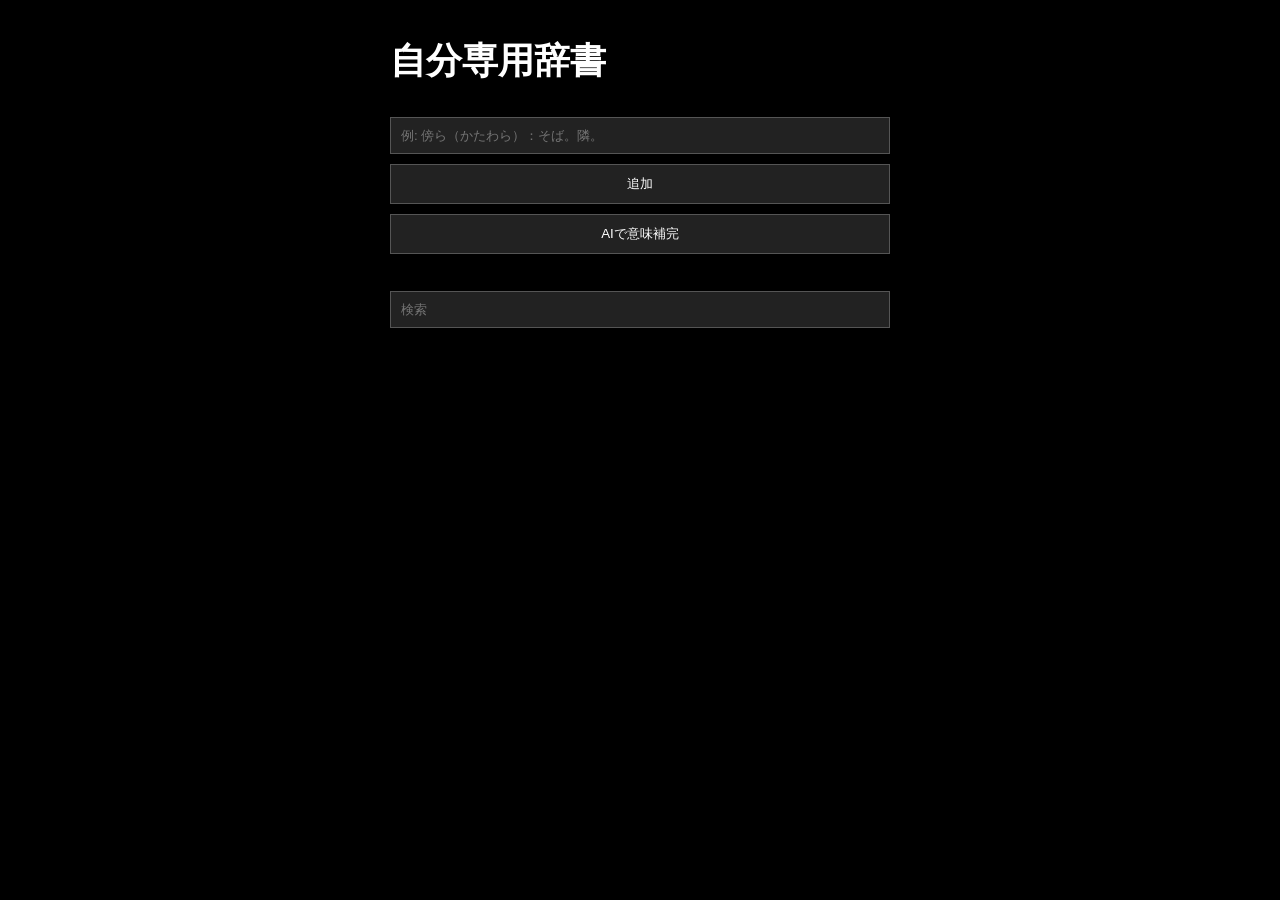
<file: index.html>
<!DOCTYPE html>
<html lang="ja">
<head>
  <meta charset="UTF-8">
  <title>マイ辞書</title>
 <style>
  body {
    font-family: sans-serif;
    margin: 0 auto;
    padding: 10px;
    max-width: 500px;       /* 画面幅に合わせる */
    background: #000;
    color: #fff;
    font-size: 18px;        /* スマホ用フォントサイズ */
    line-height: 1.5;
  }

  input, button {
    width: 100%;             /* 幅いっぱい */
    box-sizing: border-box;  /* パディング込みで幅調整 */
    margin: 5px 0;
    padding: 10px;           /* タッチしやすく */
    background: #222;
    color: #fff;
    border: 1px solid #555;
  }

  button { cursor: pointer; }

  li {
    margin: 8px 0;
    word-break: break-word;  /* 長い意味を改行 */
  }

  rt { font-size: 12px; color: #aaa; }
</style>

</head>
<body>
  <h1>自分専用辞書</h1>

  <!-- 入力フォーム（まとめて入力） -->
  <input id="entry" placeholder="例: 傍ら（かたわら）：そば。隣。">
  <button onclick="addEntry()">追加</button>
  <button onclick="addWithAI()">AIで意味補完</button>

  <br><br>
  <input id="search" placeholder="検索" oninput="searchWord()">
  <ul id="list"></ul>

  <script>
    let dictionary = JSON.parse(localStorage.getItem("dictionary")) || [];

   // 自動ふりわけ（全角・半角対応）
function parseEntry(text) {
  // 「漢字（よみ）：意味」形式（全角・半角どちらもOK）
  const regex = /^(.+?)[（(](.+?)[）)][:：](.+)$/;
  const match = text.match(regex);
  if (match) {
    return { word: match[1].trim(), yomi: match[2].trim(), meaning: match[3].trim() };
  }
  // フォーマット外なら全部そのまま
  return { word: text.trim(), yomi: "", meaning: "" };
}

    // 単語追加
    function addEntry() {
      const entryText = document.getElementById("entry").value.trim();
      if (!entryText) return alert("入力してね！");
      const { word, yomi, meaning } = parseEntry(entryText);

      dictionary.push({ word, yomi, meaning });
      localStorage.setItem("dictionary", JSON.stringify(dictionary));
      showList(dictionary);

      document.getElementById("entry").value = "";
    }

    // AIで意味補完
    async function addWithAI() {
      const entryText = document.getElementById("entry").value.trim();
      if (!entryText) return alert("入力してね！");
      const { word, yomi, meaning } = parseEntry(entryText);

      let meaningFinal = meaning;
      if (!meaningFinal) {
        meaningFinal = await getDefinitionFromAI(word);
      }

      dictionary.push({ word, yomi, meaning: meaningFinal });
      localStorage.setItem("dictionary", JSON.stringify(dictionary));
      showList(dictionary);

      document.getElementById("entry").value = "";
    }

    // OpenAI APIで意味を取得
    async function getDefinitionFromAI(word) {
      try {
        const response = await fetch("https://api.openai.com/v1/chat/completions", {
          method: "POST",
          headers: {
            "Authorization": "Bearer YOUR_API_KEY_HERE", // ←APIキーを入れる
            "Content-Type": "application/json"
          },
          body: JSON.stringify({
            model: "gpt-4o-mini",
            messages: [
              { role: "system", content: "あなたは辞書アシスタントです。短く簡単に説明してください。" },
              { role: "user", content: `「${word}」の意味を簡単に説明して` }
            ]
          })
        });
        const data = await response.json();
        return data.choices[0].message.content;
      } catch (e) {
        console.error(e);
        return "（AI補完に失敗しました）";
      }
    }

    // 検索
    function searchWord() {
      const query = document.getElementById("search").value;
      const result = dictionary.filter(item =>
        item.word.includes(query) || item.meaning.includes(query) || item.yomi.includes(query)
      );
      showList(result);
    }

    // 一覧表示（編集機能つき）
    function showList(data) {
      document.getElementById("list").innerHTML =
        data.map((item, index) =>
          `<li>
            <ruby>${item.word}<rt>${item.yomi}</rt></ruby> : ${item.meaning}
            <button onclick="editEntry(${index})">編集</button>
            <button onclick="deleteEntry(${index})">削除</button>
          </li>`
        ).join("");
    }

    // 編集
    function editEntry(index) {
      const item = dictionary[index];
      const newWord = prompt("単語を修正:", item.word);
      const newYomi = prompt("よみを修正:", item.yomi);
      const newMeaning = prompt("意味を修正:", item.meaning);

      if (newWord !== null) dictionary[index].word = newWord;
      if (newYomi !== null) dictionary[index].yomi = newYomi;
      if (newMeaning !== null) dictionary[index].meaning = newMeaning;

      localStorage.setItem("dictionary", JSON.stringify(dictionary));
      showList(dictionary);
    }

    // 削除
    function deleteEntry(index) {
      if (confirm("この単語を削除しますか？")) {
        dictionary.splice(index, 1);
        localStorage.setItem("dictionary", JSON.stringify(dictionary));
        showList(dictionary);
      }
    }

    showList(dictionary);
  </script>
</body>
</html>
</file>
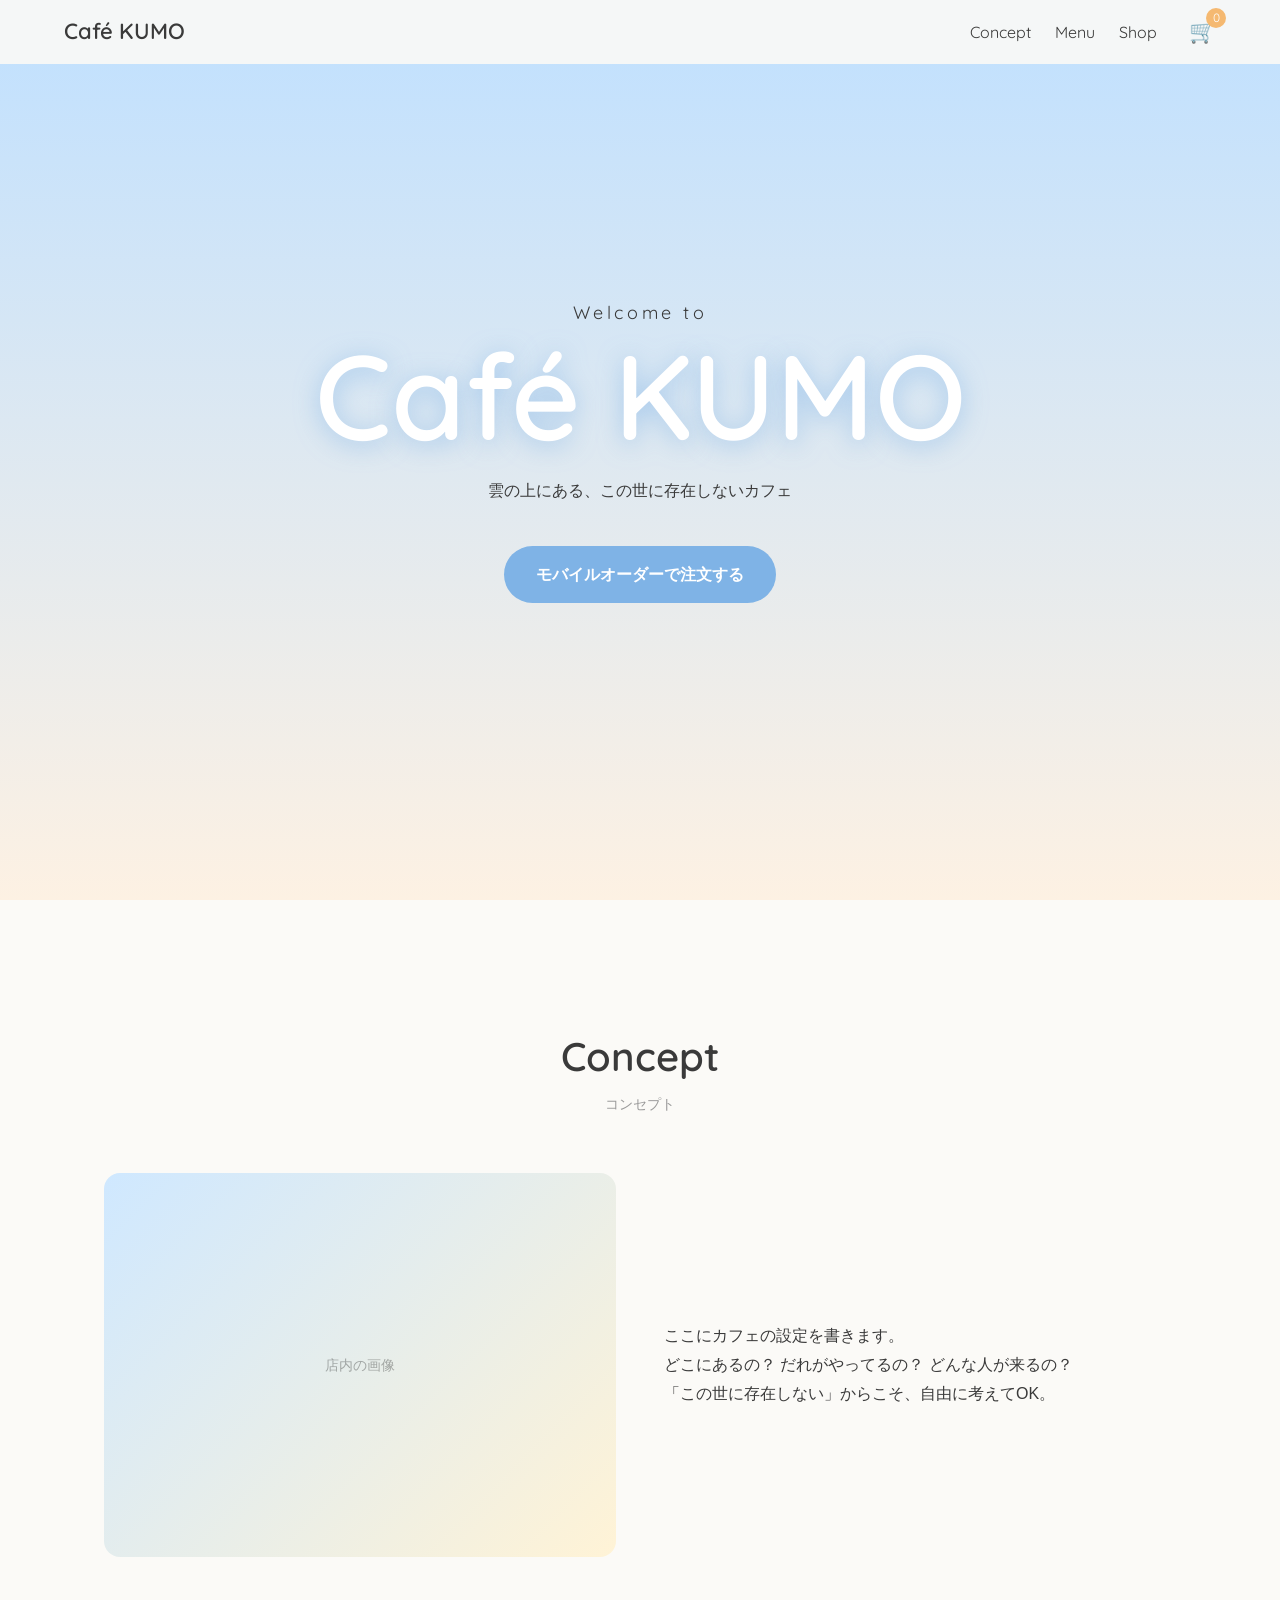
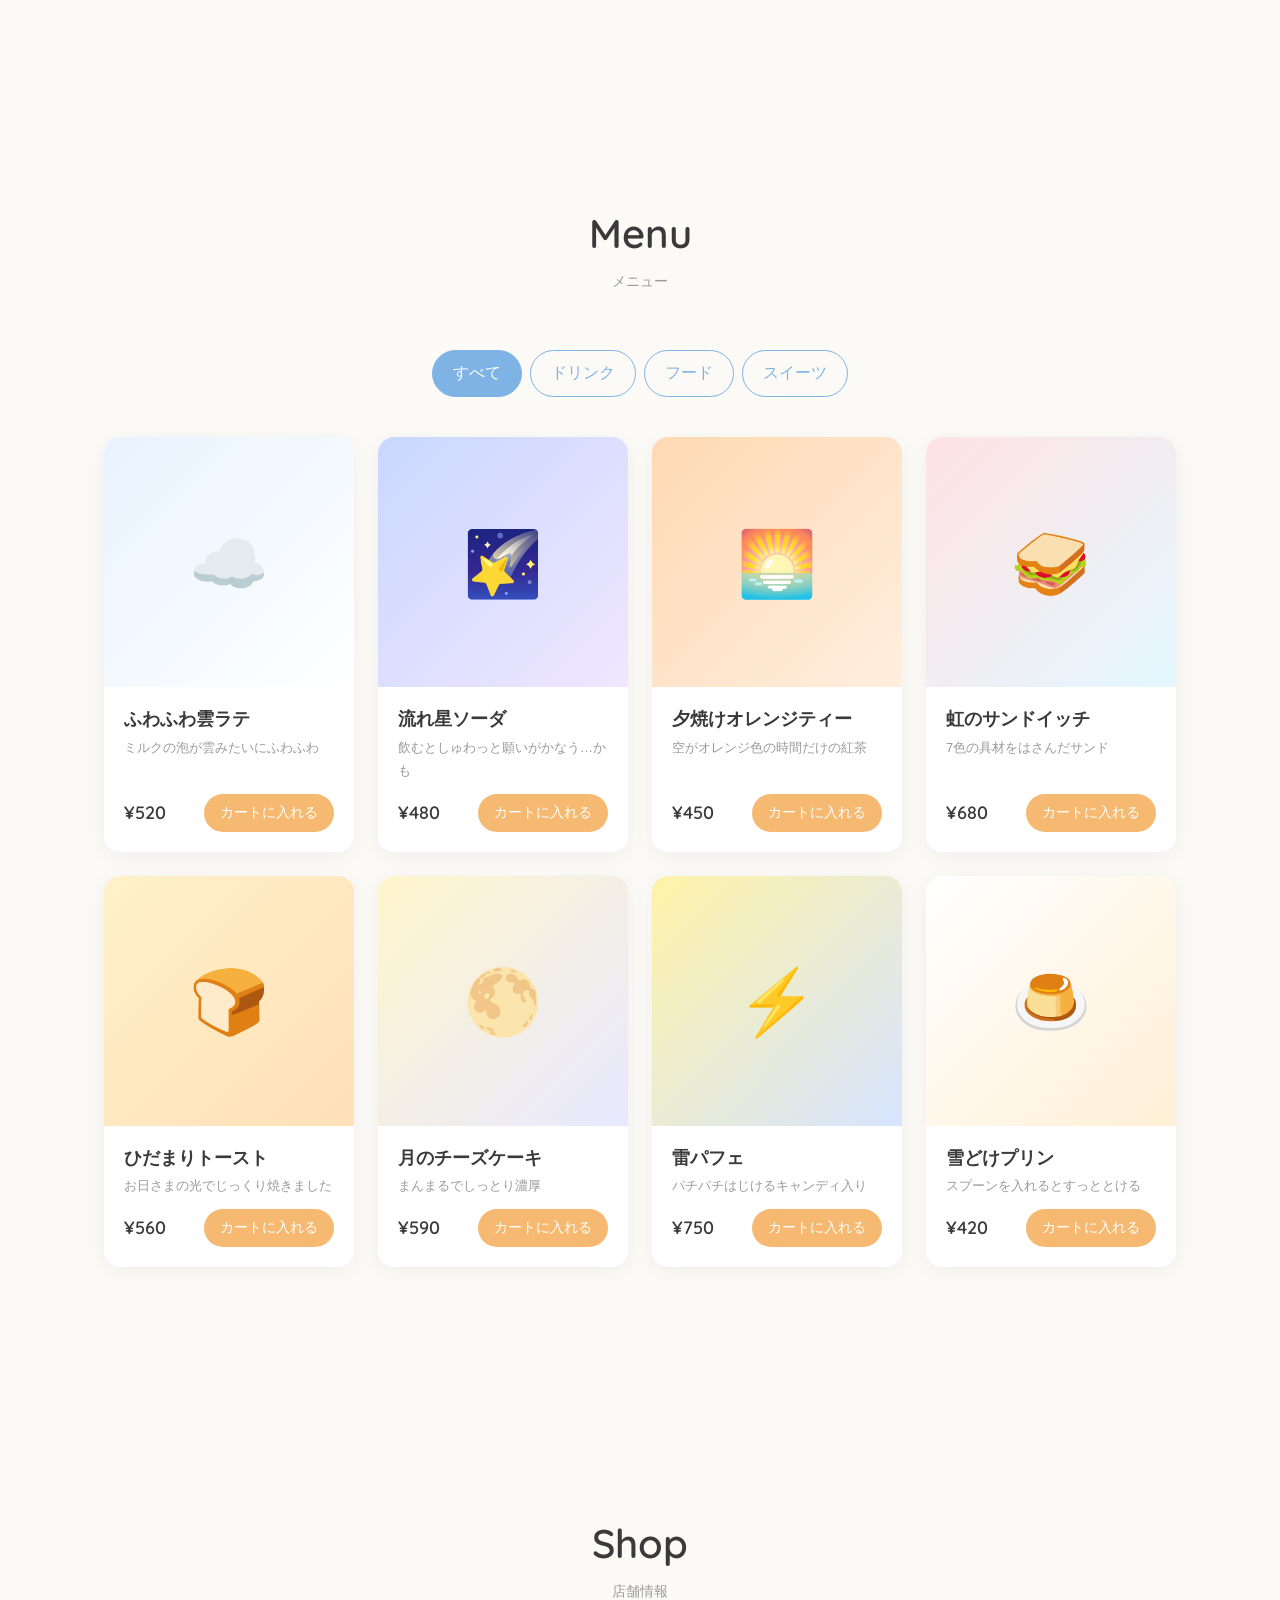
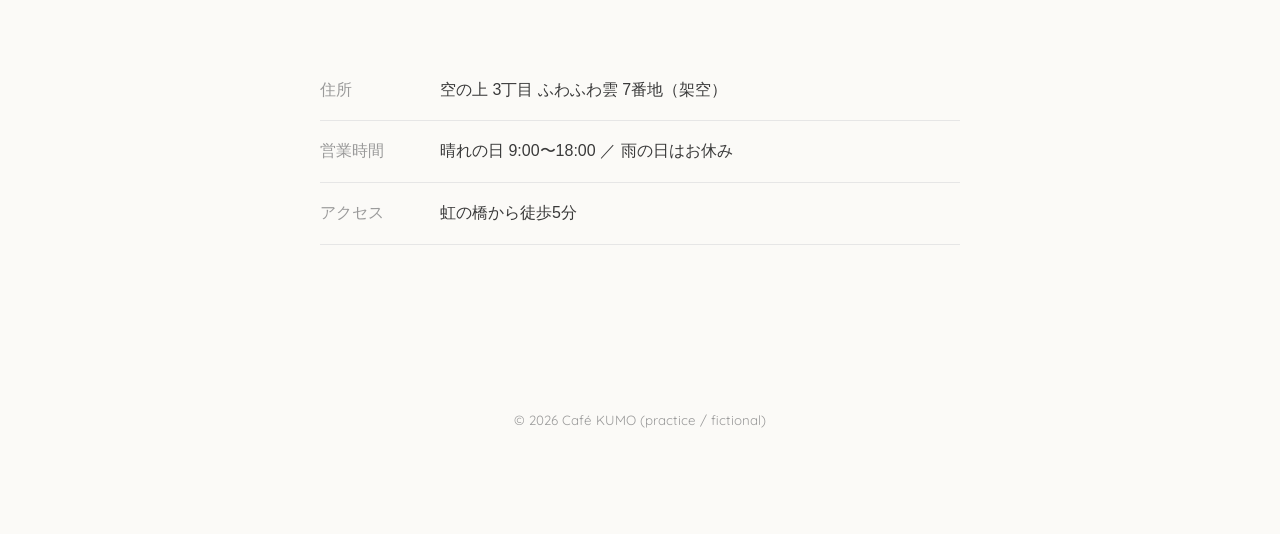
<file: cafe-site/index.html>
<!DOCTYPE html>
<html lang="ja">
<head>
  <meta charset="UTF-8">
  <meta name="viewport" content="width=device-width, initial-scale=1.0">
  <title>Café KUMO | この世に存在しないカフェ</title>

  <!-- Google Fonts（英字：Quicksand / 日本語：Zen Maru Gothic） -->
  <link rel="preconnect" href="https://fonts.googleapis.com">
  <link rel="preconnect" href="https://fonts.gstatic.com" crossorigin>
  <link href="https://fonts.googleapis.com/css2?family=Quicksand:wght@400;600&family=Zen+Maru+Gothic:wght@400;700&display=swap" rel="stylesheet">

  <link rel="stylesheet" href="style.css">
</head>
<body>

  <!-- ===================== ヘッダー ===================== -->
  <header class="header">
    <a href="#" class="header__logo">Café KUMO</a>

    <nav class="header__nav">
      <a href="#concept">Concept</a>
      <a href="#menu">Menu</a>
      <a href="#shop">Shop</a>
    </nav>

    <!-- カートボタン（右上の数字は JS で変わる） -->
    <button class="cart-btn" aria-label="カートを開く">
      🛒 <span class="cart-btn__count">0</span>
    </button>
  </header>

  <main>
    <!-- ===================== トップ（ファーストビュー） ===================== -->
    <section class="hero">
      <!-- 画像ができたら、style.css の .hero の background を画像に変える -->
      <div class="hero__inner">
        <p class="hero__en">Welcome to</p>
        <h1 class="hero__title">Café KUMO</h1>
        <p class="hero__sub">雲の上にある、この世に存在しないカフェ</p>
        <a href="#menu" class="btn">モバイルオーダーで注文する</a>
      </div>
    </section>

    <!-- ===================== コンセプト ===================== -->
    <section class="section concept" id="concept">
      <h2 class="section__title">
        <span>Concept</span>
        コンセプト
      </h2>
      <div class="concept__body">
        <div class="concept__img img-placeholder" style="--c1:#cfe8ff; --c2:#fff3d6;">店内の画像</div>
        <p class="concept__text">
          ここにカフェの設定を書きます。<br>
          どこにあるの？ だれがやってるの？ どんな人が来るの？<br>
          「この世に存在しない」からこそ、自由に考えてOK。
        </p>
      </div>
    </section>

    <!-- ===================== メニュー ===================== -->
    <section class="section menu" id="menu">
      <h2 class="section__title">
        <span>Menu</span>
        メニュー
      </h2>

      <!-- カテゴリの切り替えボタン（data-category の値で絞り込む） -->
      <div class="menu__tabs">
        <button class="tab is-active" data-category="all">すべて</button>
        <button class="tab" data-category="drink">ドリンク</button>
        <button class="tab" data-category="food">フード</button>
        <button class="tab" data-category="sweets">スイーツ</button>
      </div>

      <!-- ここに JS でメニューカードが並ぶ（中身は script.js の menuItems） -->
      <div class="menu__grid"></div>
    </section>

    <!-- ===================== 店舗情報 ===================== -->
    <section class="section shop" id="shop">
      <h2 class="section__title">
        <span>Shop</span>
        店舗情報
      </h2>
      <dl class="shop__info">
        <dt>住所</dt>
        <dd>空の上 3丁目 ふわふわ雲 7番地（架空）</dd>
        <dt>営業時間</dt>
        <dd>晴れの日 9:00〜18:00 ／ 雨の日はお休み</dd>
        <dt>アクセス</dt>
        <dd>虹の橋から徒歩5分</dd>
      </dl>
    </section>
  </main>

  <footer class="footer">
    <small>&copy; 2026 Café KUMO (practice / fictional)</small>
  </footer>

  <!-- ===================== カート（右から出てくるパネル） ===================== -->
  <div class="overlay"></div>
  <aside class="cart">
    <div class="cart__head">
      <h2>カート</h2>
      <button class="cart__close" aria-label="カートを閉じる">✕</button>
    </div>

    <!-- 選んだ商品が JS でここに並ぶ -->
    <ul class="cart__list"></ul>
    <p class="cart__empty">まだ何も入っていません</p>

    <div class="cart__foot">
      <p class="cart__total">合計 <span class="cart__total-price">¥0</span></p>
      <button class="btn cart__order" disabled>注文する</button>
    </div>
  </aside>

  <!-- ===================== スマホ用：画面下のカートバー ===================== -->
  <button class="cart-bar">
    <span>🛒 <span class="cart-bar__count">0</span>点</span>
    <span class="cart-bar__total">¥0</span>
    <span>カートを見る →</span>
  </button>

  <!-- ===================== 注文完了のポップアップ ===================== -->
  <div class="modal">
    <div class="modal__box">
      <p class="modal__icon">☁️</p>
      <h2>ご注文ありがとうございます！</h2>
      <p>受け取り番号</p>
      <p class="modal__number">000</p>
      <p class="modal__time">準備ができるまで 約10分</p>
      <button class="btn modal__close">メニューに戻る</button>
    </div>
  </div>

  <script src="script.js"></script>
</body>
</html>
</file>
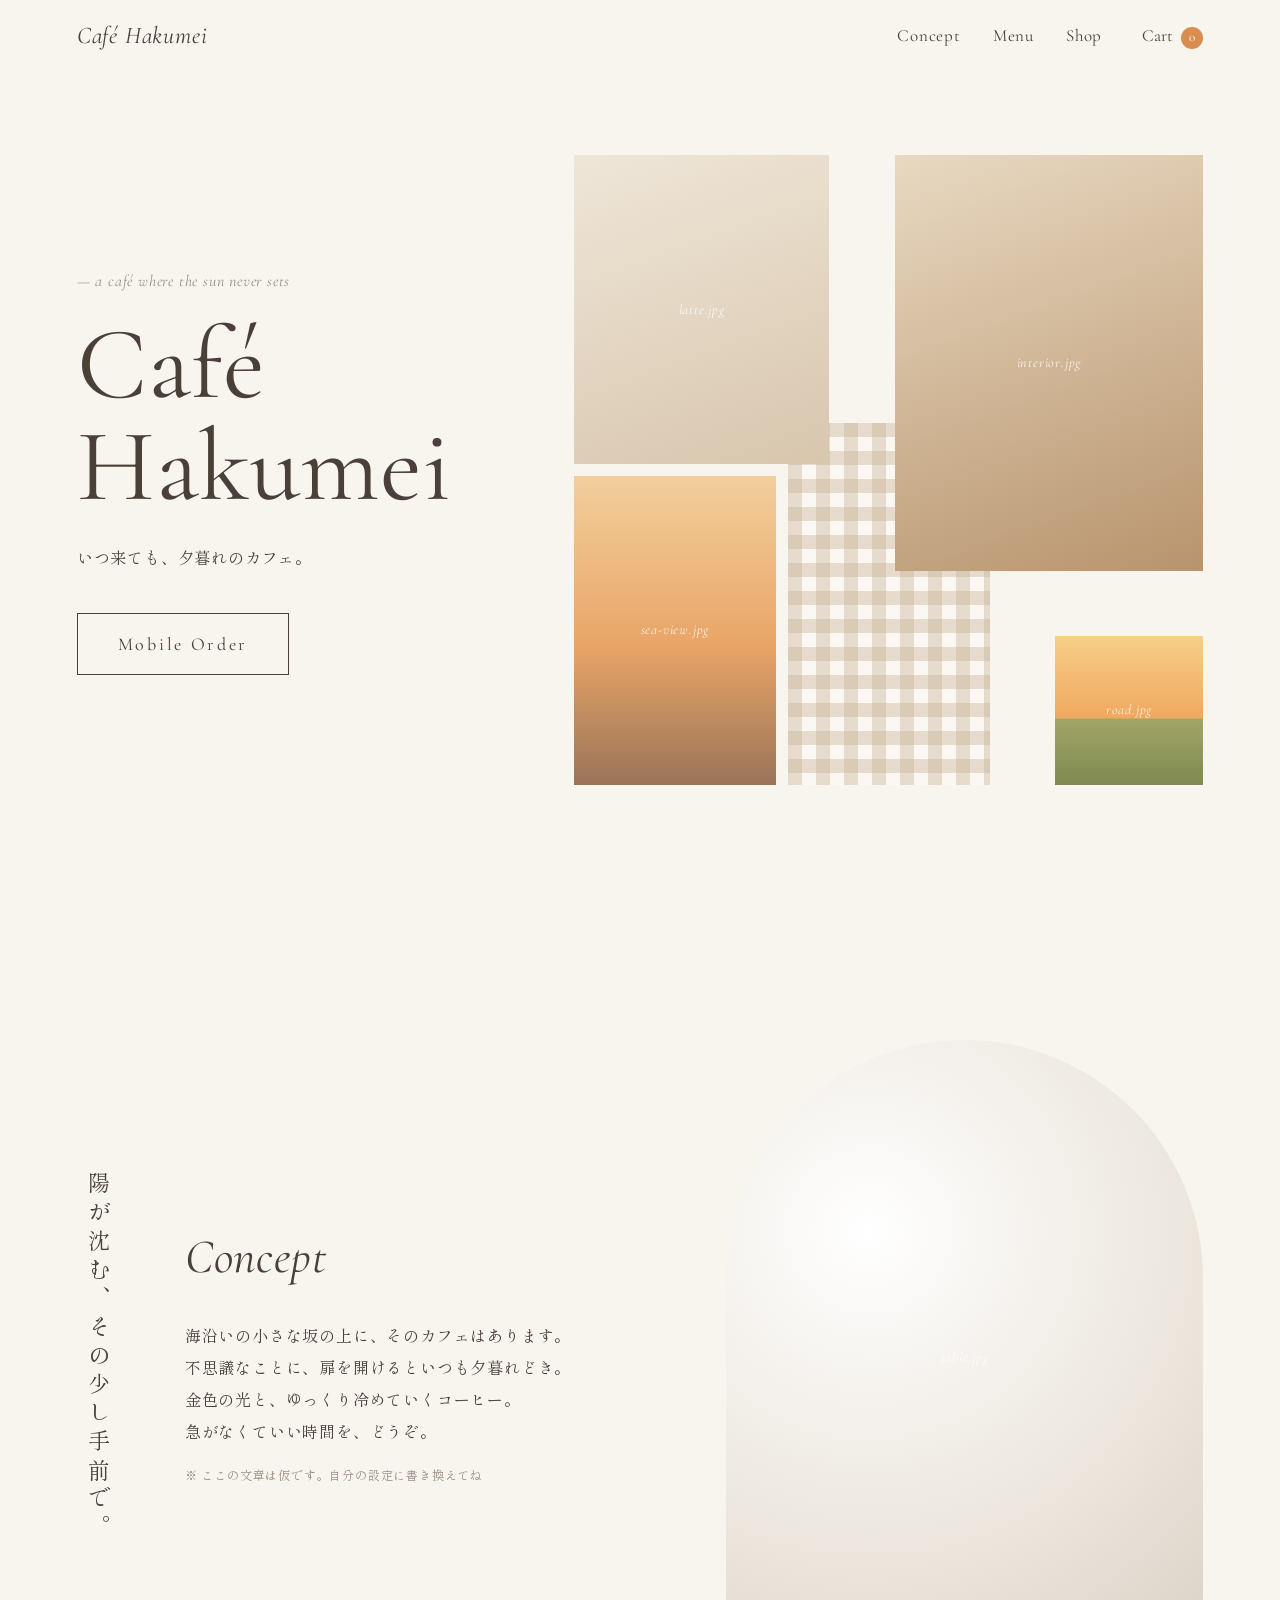
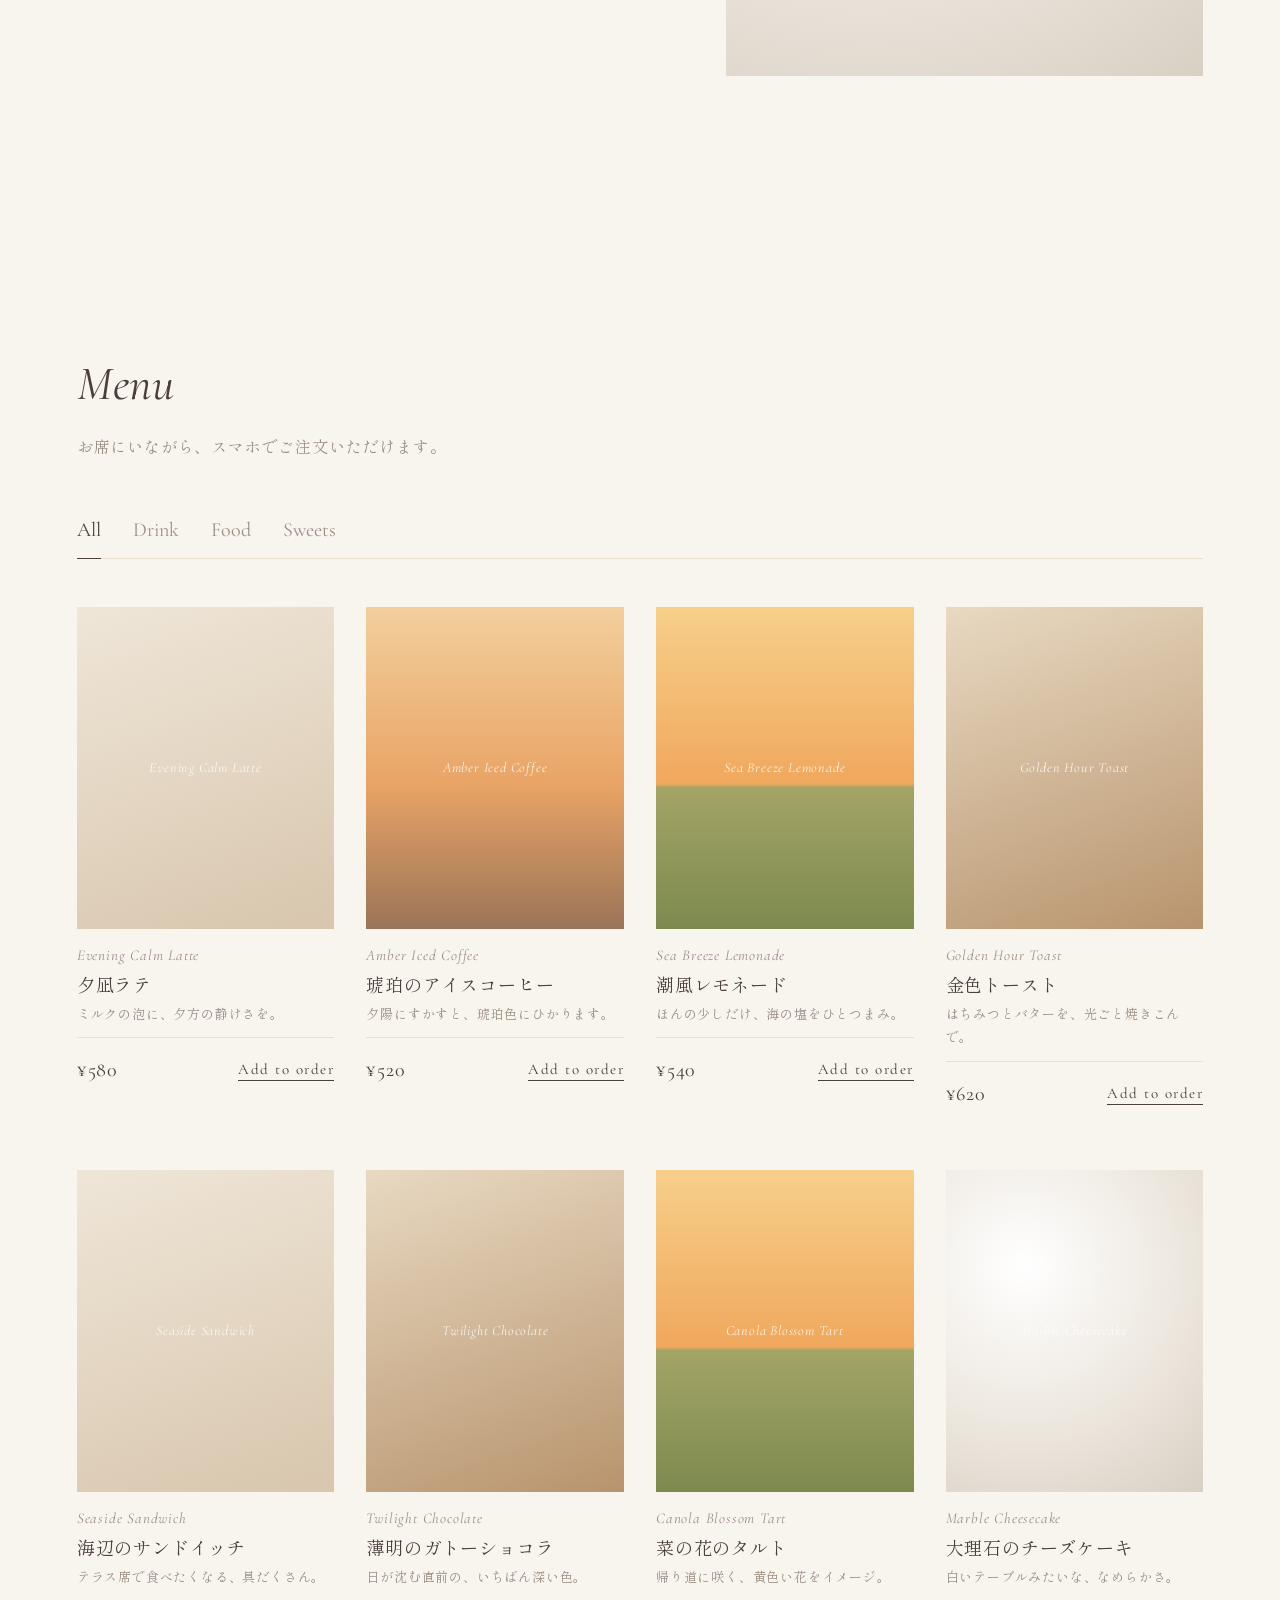
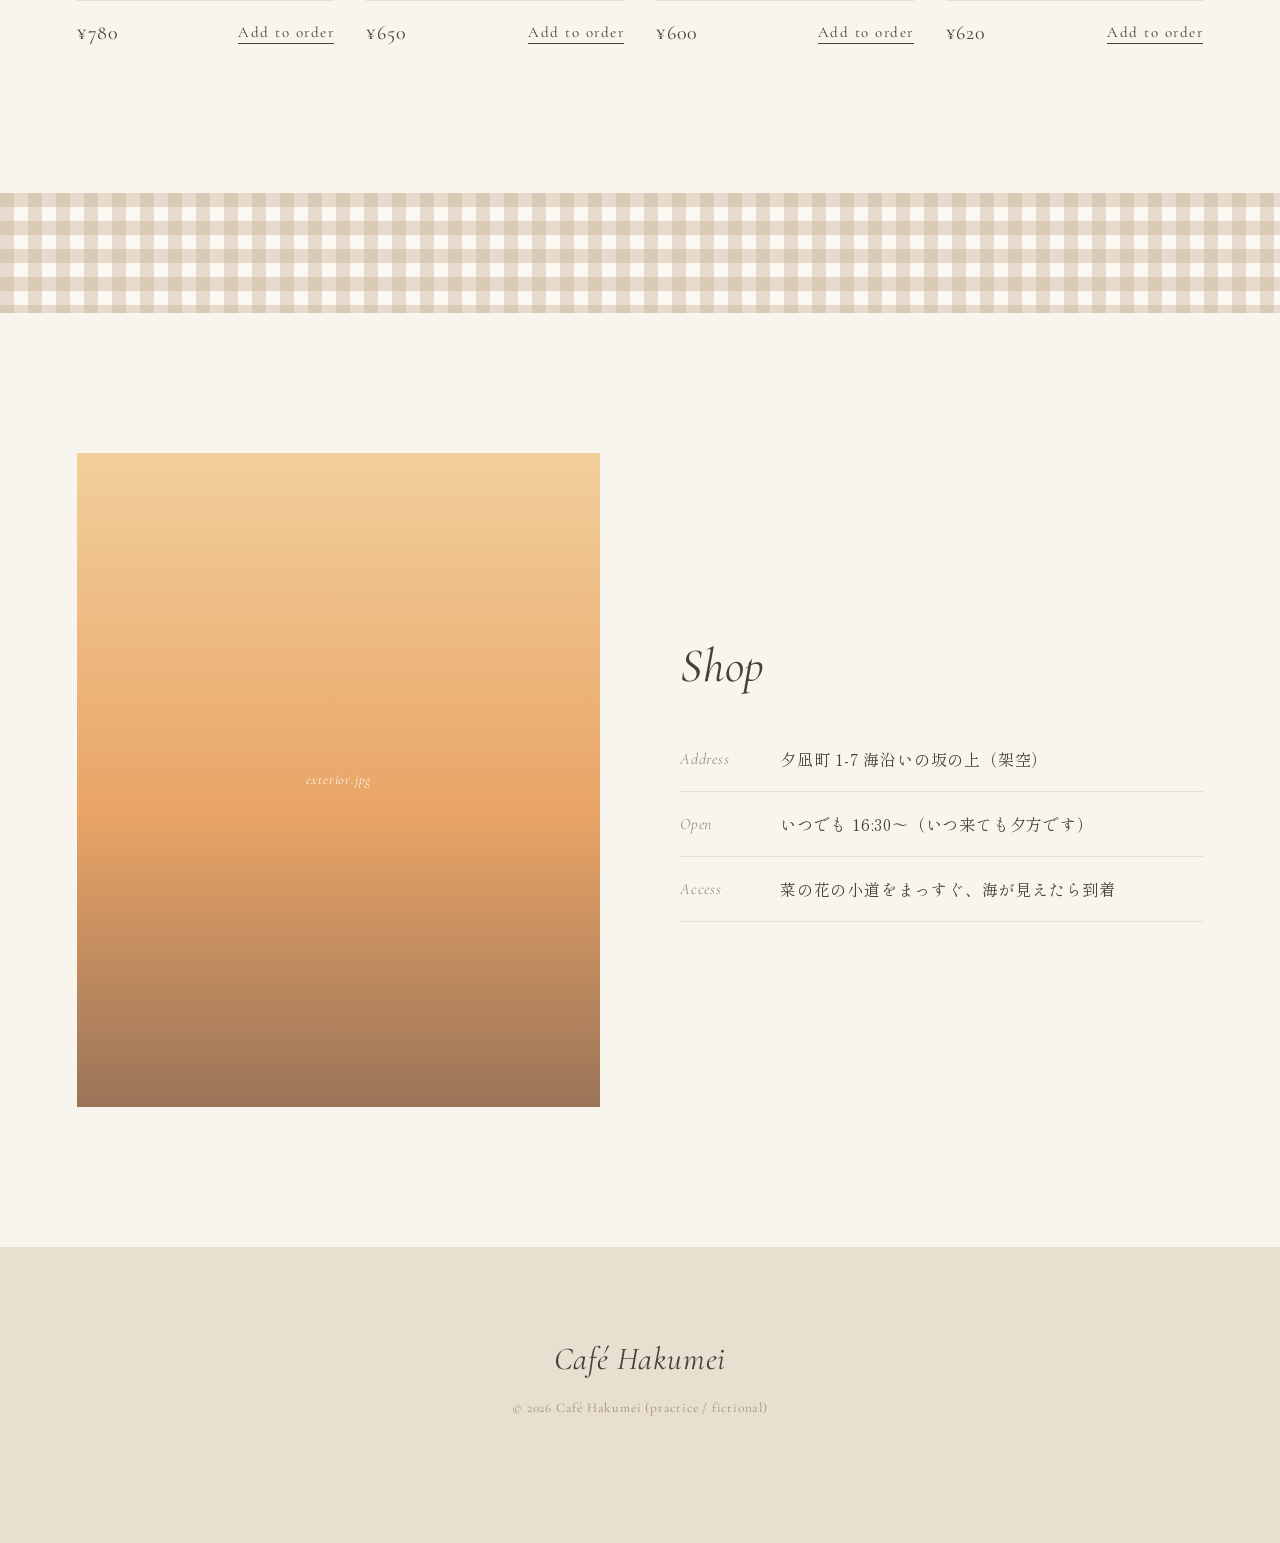
<file: cafe-sunset/index.html>
<!DOCTYPE html>
<html lang="ja">
<head>
  <meta charset="UTF-8">
  <meta name="viewport" content="width=device-width, initial-scale=1.0">
  <title>Café Hakumei | いつ来ても夕暮れのカフェ</title>

  <!-- Google Fonts（英字：Cormorant Garamond / 日本語：Shippori Mincho） -->
  <link rel="preconnect" href="https://fonts.googleapis.com">
  <link rel="preconnect" href="https://fonts.gstatic.com" crossorigin>
  <link href="https://fonts.googleapis.com/css2?family=Cormorant+Garamond:ital,wght@0,400;0,500;1,400&family=Shippori+Mincho:wght@400;600&display=swap" rel="stylesheet">

  <link rel="stylesheet" href="style.css">
  <link rel="stylesheet" href="checkout.css">
</head>
<body>

  <!-- ===================== ヘッダー ===================== -->
  <header class="header">
    <a href="#" class="header__logo">Café Hakumei</a>
    <nav class="header__nav">
      <a href="#concept">Concept</a>
      <a href="#menu">Menu</a>
      <a href="#shop">Shop</a>
    </nav>
    <button class="cart-btn" aria-label="カートを開く">
      Cart <span class="cart-btn__count">0</span>
    </button>
  </header>

  <main>
    <!-- ===================== トップ：写真のコラージュ ===================== -->
    <section class="hero">
      <div class="hero__text">
        <p class="hero__en">— a café where the sun never sets</p>
        <h1 class="hero__title">Café<br>Hakumei</h1>
        <p class="hero__sub">いつ来ても、夕暮れのカフェ。</p>
        <a href="#menu" class="btn">Mobile Order</a>
      </div>

      <!-- 写真のコラージュ。画像ができたら <span>〜</span> を <img src="images/〇〇.jpg" alt=""> に変える -->
      <div class="hero__collage">
        <div class="photo ph-cream  collage-1"><span>latte.jpg</span></div>
        <div class="photo ph-wood   collage-2"><span>interior.jpg</span></div>
        <div class="gingham         collage-3"></div>
        <div class="photo ph-sunset collage-4"><span>sea-view.jpg</span></div>
        <div class="photo ph-field  collage-5"><span>road.jpg</span></div>
      </div>
    </section>

    <!-- ===================== コンセプト ===================== -->
    <section class="section concept" id="concept">
      <!-- 縦書きの一文（明朝体と相性ばつぐん） -->
      <p class="concept__vertical fade-in">陽が沈む、その少し手前で。</p>

      <div class="concept__body fade-in">
        <h2 class="section__title">Concept</h2>
        <p>
          海沿いの小さな坂の上に、そのカフェはあります。<br>
          不思議なことに、扉を開けるといつも夕暮れどき。<br>
          金色の光と、ゆっくり冷めていくコーヒー。<br>
          急がなくていい時間を、どうぞ。
        </p>
        <p class="concept__note">※ ここの文章は仮です。自分の設定に書き換えてね</p>
      </div>

      <div class="photo ph-marble concept__photo fade-in"><span>table.jpg</span></div>
    </section>

    <!-- ===================== メニュー ===================== -->
    <section class="section menu" id="menu">
      <h2 class="section__title">Menu</h2>
      <p class="section__lead">お席にいながら、スマホでご注文いただけます。</p>

      <div class="menu__tabs">
        <button class="tab is-active" data-category="all">All</button>
        <button class="tab" data-category="drink">Drink</button>
        <button class="tab" data-category="food">Food</button>
        <button class="tab" data-category="sweets">Sweets</button>
      </div>

      <!-- JS でメニューカードが並ぶ（中身は script.js の menuItems） -->
      <div class="menu__grid"></div>
    </section>

    <!-- ===================== ギンガムの帯 ===================== -->
    <div class="gingham gingham--band" aria-hidden="true"></div>

    <!-- ===================== 店舗情報 ===================== -->
    <section class="section shop" id="shop">
      <div class="photo ph-sunset shop__photo fade-in"><span>exterior.jpg</span></div>
      <div class="shop__body fade-in">
        <h2 class="section__title">Shop</h2>
        <dl class="shop__info">
          <dt>Address</dt>
          <dd>夕凪町 1-7 海沿いの坂の上（架空）</dd>
          <dt>Open</dt>
          <dd>いつでも 16:30〜（いつ来ても夕方です）</dd>
          <dt>Access</dt>
          <dd>菜の花の小道をまっすぐ、海が見えたら到着</dd>
        </dl>
      </div>
    </section>
  </main>

  <footer class="footer">
    <p class="footer__logo">Café Hakumei</p>
    <small>&copy; 2026 Café Hakumei (practice / fictional)</small>
  </footer>

  <!-- ===================== カート ===================== -->
  <div class="overlay"></div>
  <aside class="cart">
    <div class="cart__head">
      <h2>Your Order</h2>
      <button class="cart__close" aria-label="カートを閉じる">✕</button>
    </div>
    <ul class="cart__list"></ul>
    <p class="cart__empty">まだ何も選ばれていません</p>
    <div class="cart__foot">
      <p class="cart__total">合計 <span class="cart__total-price">¥0</span></p>
      <button class="btn cart__order" disabled>注文する</button>
    </div>
  </aside>

  <!-- スマホ用：画面下のカートバー -->
  <button class="cart-bar">
    <span><span class="cart-bar__count">0</span> items</span>
    <span class="cart-bar__total">¥0</span>
    <span>View Order →</span>
  </button>

  <!-- ===================== 注文〜お支払い（checkout.js で動く） ===================== -->
  <div class="checkout">
    <div class="checkout__box">
      <div class="checkout__head">
        <p class="checkout__steps">
          <span data-step-label="1">Pickup</span> —
          <span data-step-label="2">Payment</span> —
          <span data-step-label="3">Done</span>
        </p>
        <button class="checkout__close" aria-label="閉じる">✕</button>
      </div>
      <p class="checkout__demo">
        これは練習用のデモです。実際の決済は行われません。<br>
        本物のカード情報は入力しないでください（テスト用のカード番号のみ使えます）。
      </p>

      <!-- ステップ1：受け取り方法 -->
      <section class="checkout__step" data-step="1">
        <h2>受け取り方法</h2>
        <div class="choice">
          <label><input type="radio" name="dining" value="eatin" checked> 店内でお召し上がり <small>消費税10%</small></label>
          <label><input type="radio" name="dining" value="takeout"> テイクアウト <small>軽減税率8%</small></label>
        </div>

        <h3>受け取り時間</h3>
        <select class="checkout__time"></select>

        <h3>お呼び出し用のお名前</h3>
        <input type="text" class="checkout__nickname" placeholder="例：ゆうぐれ" maxlength="12">

        <p class="checkout__error" data-error="1"></p>
        <button class="btn checkout__next">お支払いへ進む</button>
      </section>

      <!-- ステップ2：お支払い -->
      <section class="checkout__step" data-step="2" hidden>
        <h2>お支払い方法</h2>
        <div class="choice">
          <label><input type="radio" name="pay" value="card" checked> クレジットカード</label>
          <label><input type="radio" name="pay" value="qr"> QRコード決済</label>
          <label><input type="radio" name="pay" value="store"> 店頭でお支払い</label>
        </div>

        <!-- カード -->
        <div class="pay-panel" data-pay="card">
          <button type="button" class="checkout__fill">テストカードを入力する</button>
          <label class="field">カード番号 <span class="card-brand"></span>
            <input type="text" class="card-number" inputmode="numeric" autocomplete="off" placeholder="4242 4242 4242 4242">
          </label>
          <div class="field-row">
            <label class="field">有効期限
              <input type="text" class="card-exp" inputmode="numeric" autocomplete="off" placeholder="MM / YY">
            </label>
            <label class="field">セキュリティコード
              <input type="text" class="card-cvc" inputmode="numeric" autocomplete="off" placeholder="123">
            </label>
          </div>
          <label class="field">カード名義
            <input type="text" class="card-name" autocomplete="off" placeholder="TARO YAMADA">
          </label>
          <p class="checkout__hint">
            テストカード：4242 4242 4242 4242（成功）／ 4000 0000 0000 0002（カード拒否）<br>
            有効期限は未来の日付、セキュリティコードは3けたなら何でもOK
          </p>
        </div>

        <!-- QRコード -->
        <div class="pay-panel" data-pay="qr" hidden>
          <div class="qr"></div>
          <p>デモ用のQRコードです（読み取りはできません）</p>
        </div>

        <!-- 店頭払い -->
        <div class="pay-panel" data-pay="store" hidden>
          <p>受け取りの際に、レジでお支払いください。</p>
        </div>

        <!-- 注文内容 -->
        <div class="summary">
          <ul class="summary__items"></ul>
          <p class="summary__row"><span>合計</span><span class="summary__total">¥0</span></p>
          <p class="summary__tax"></p>
        </div>

        <p class="checkout__error" data-error="2"></p>
        <div class="checkout__nav">
          <button class="checkout__back">← 戻る</button>
          <button class="btn checkout__pay">支払う</button>
        </div>
      </section>

      <!-- 決済処理中 -->
      <section class="checkout__step" data-step="processing" hidden>
        <div class="spinner"></div>
        <p>決済処理中です…</p>
      </section>

      <!-- ステップ3：完了（レシート） -->
      <section class="checkout__step" data-step="3" hidden>
        <p class="receipt__en">Thank you</p>
        <h2>ご注文を承りました</h2>
        <div class="receipt"></div>
        <button class="btn checkout__done">メニューに戻る</button>
      </section>
    </div>
  </div>

  <script src="script.js"></script>
  <script src="checkout.js"></script>
</body>
</html>
</file>
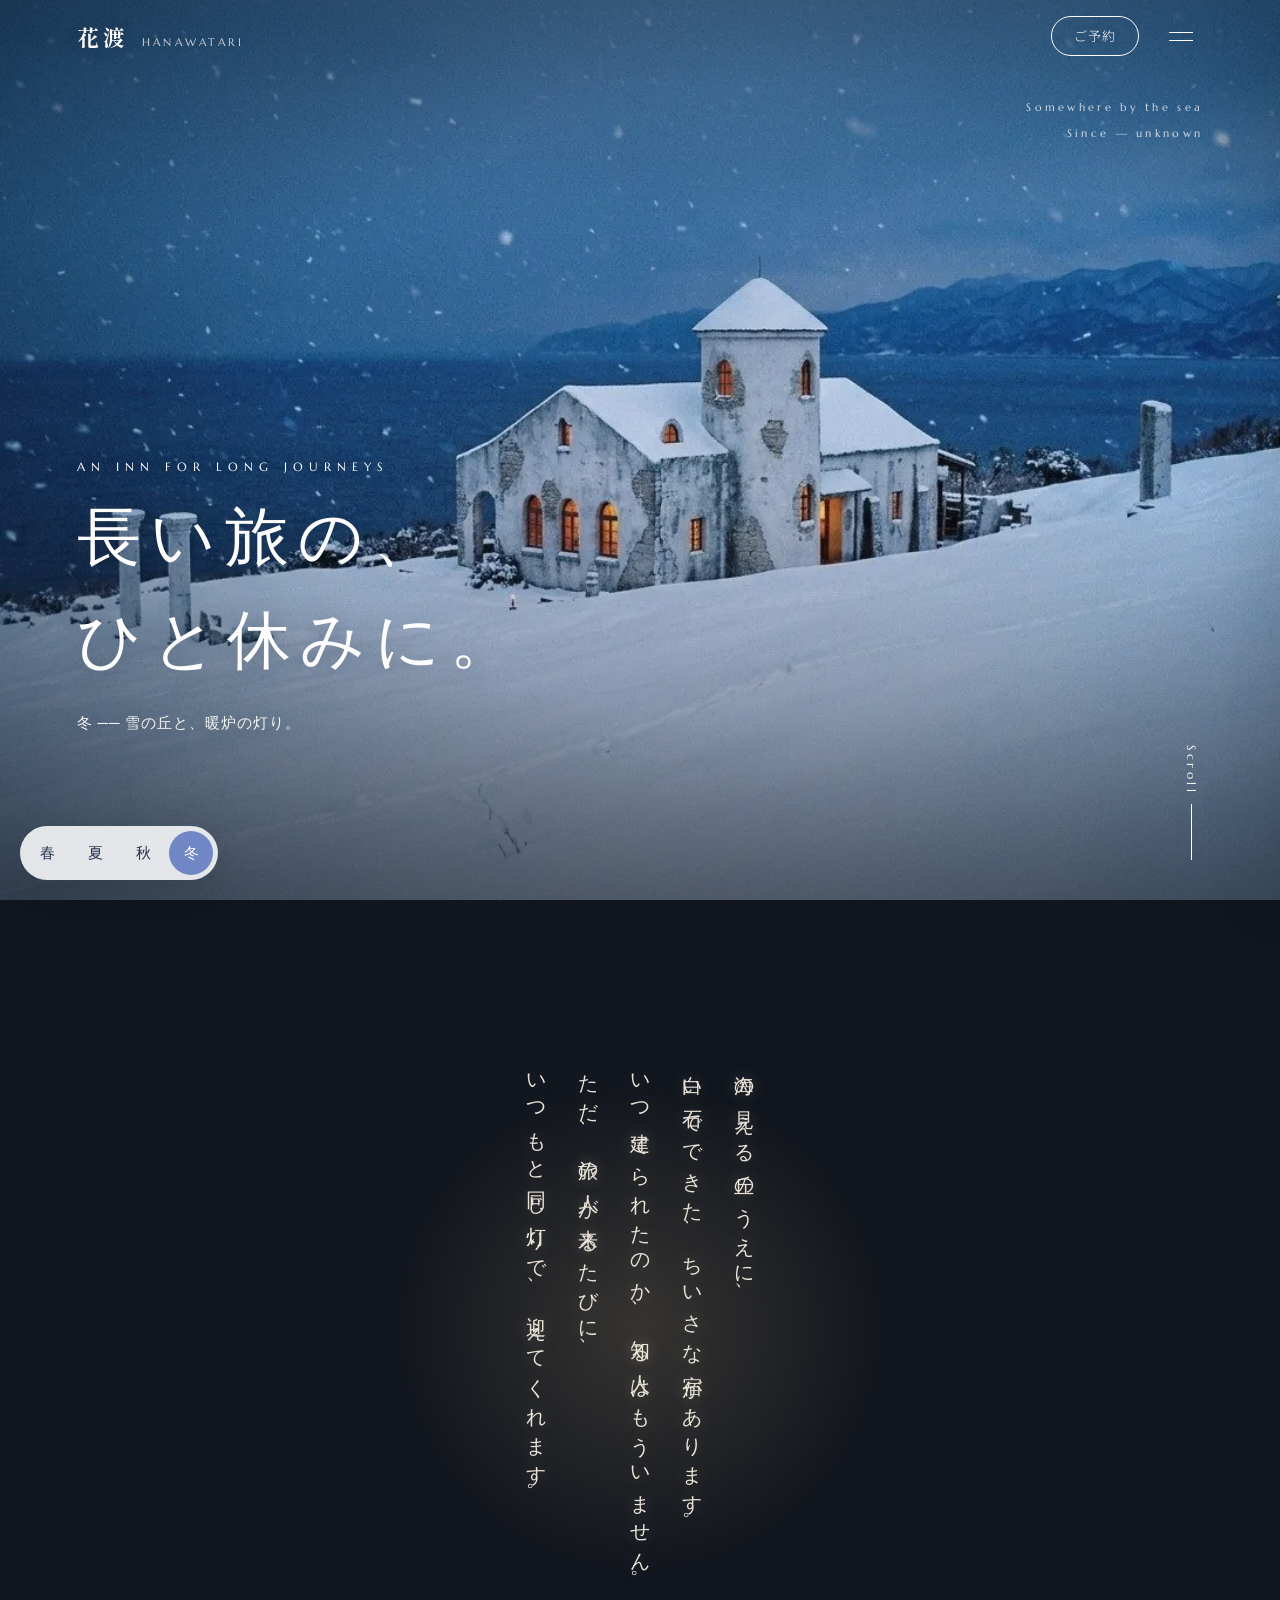
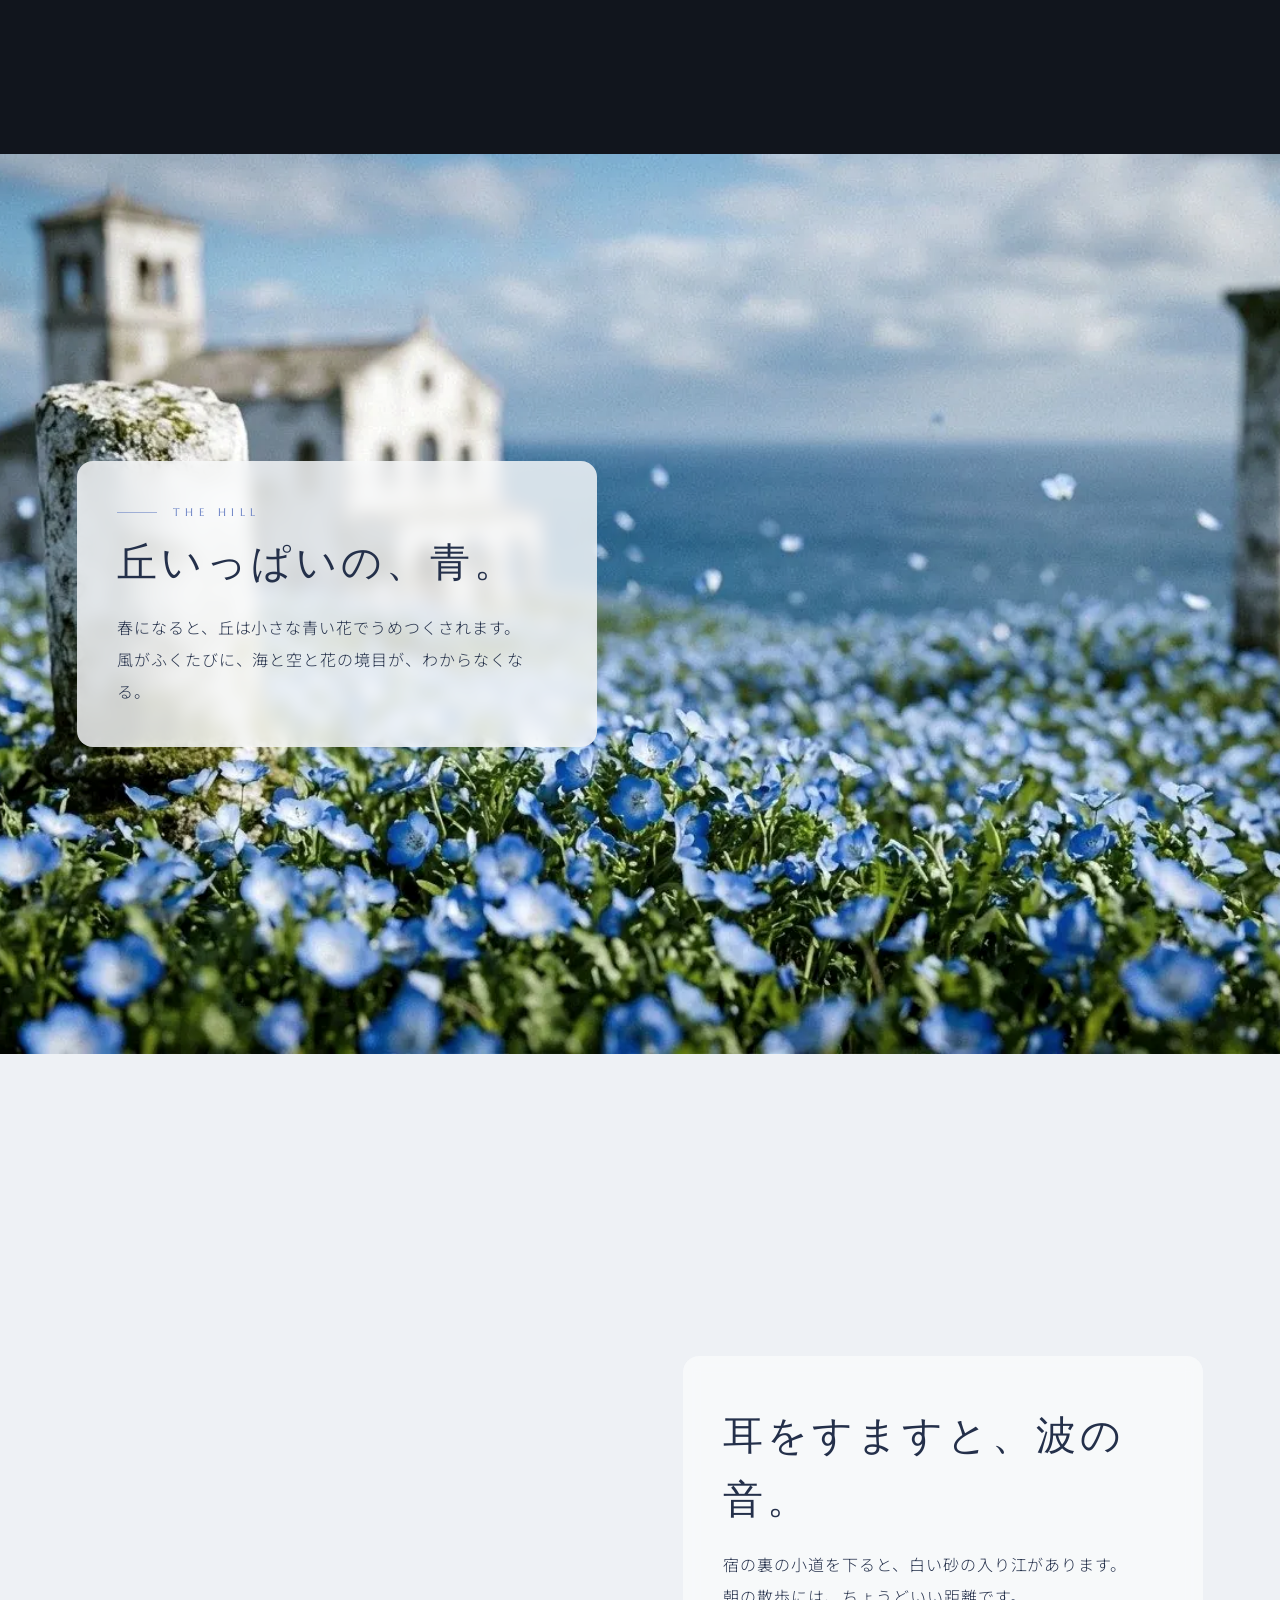
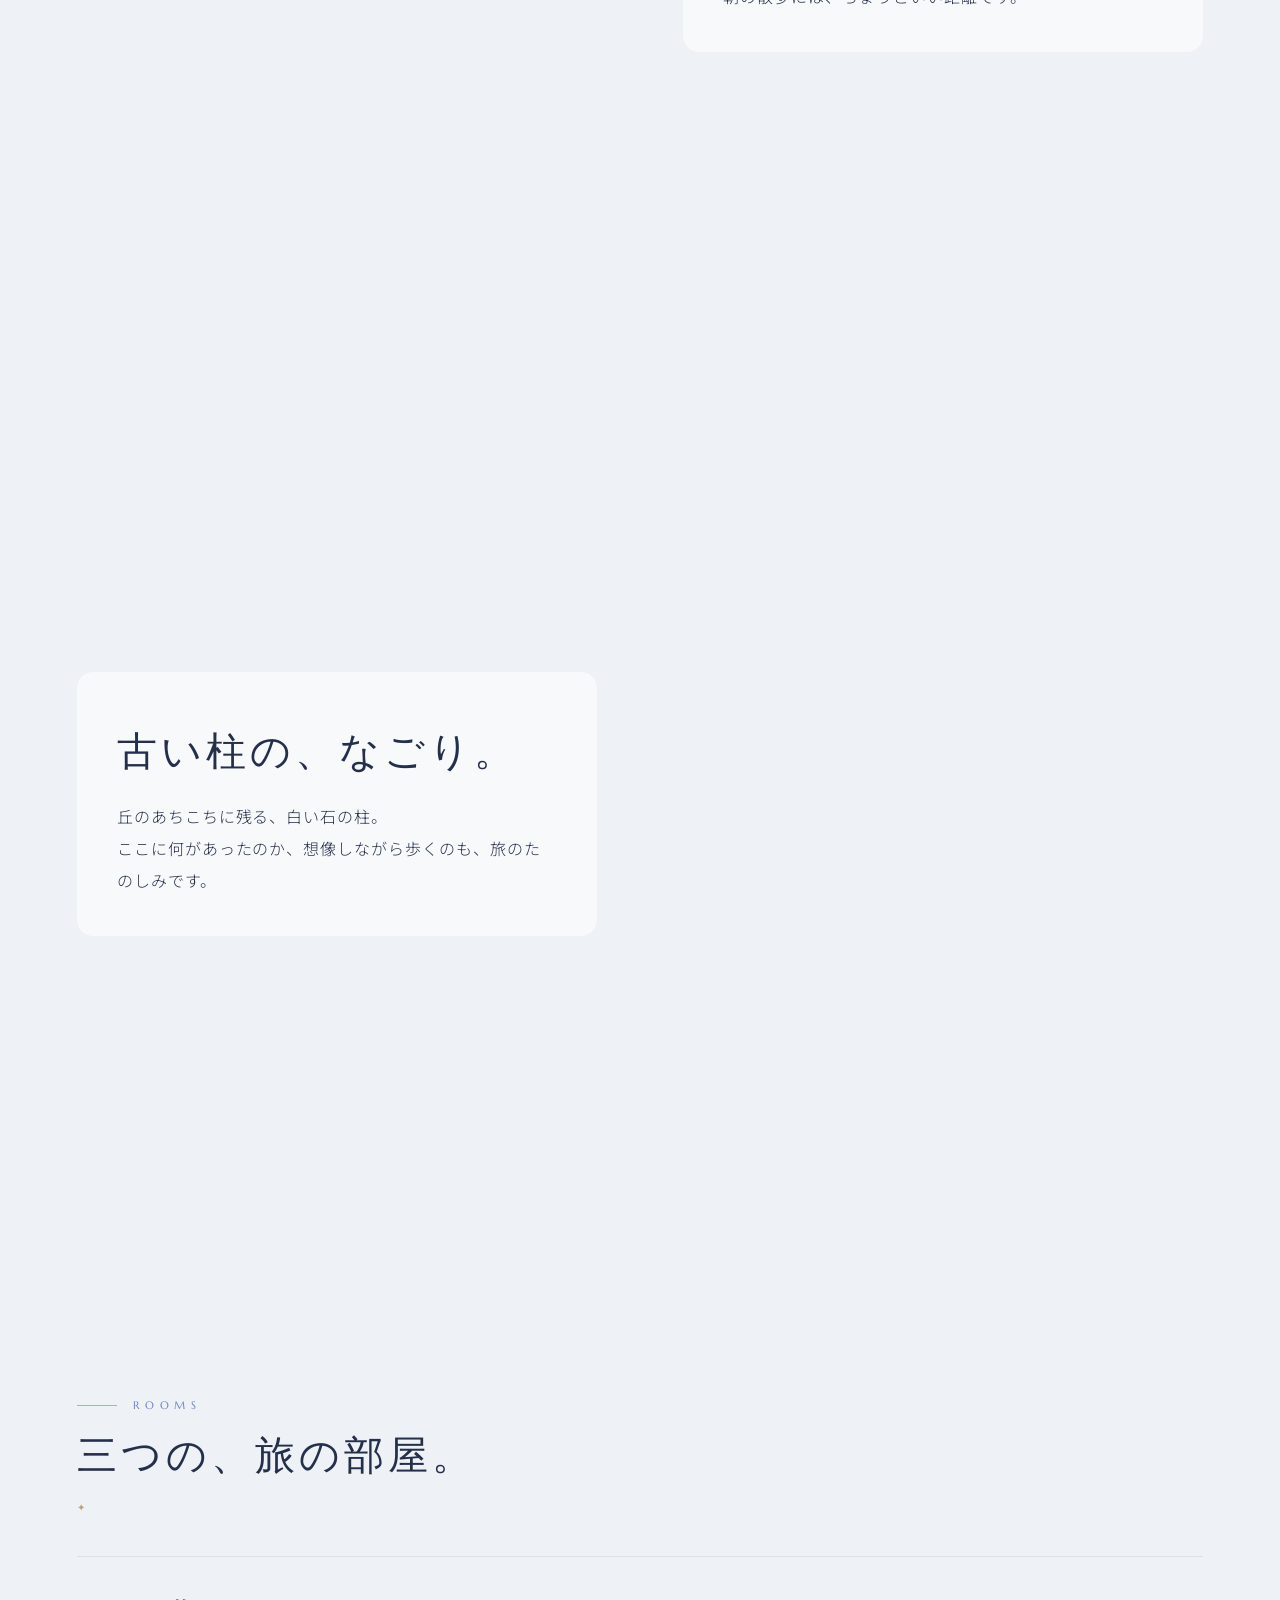
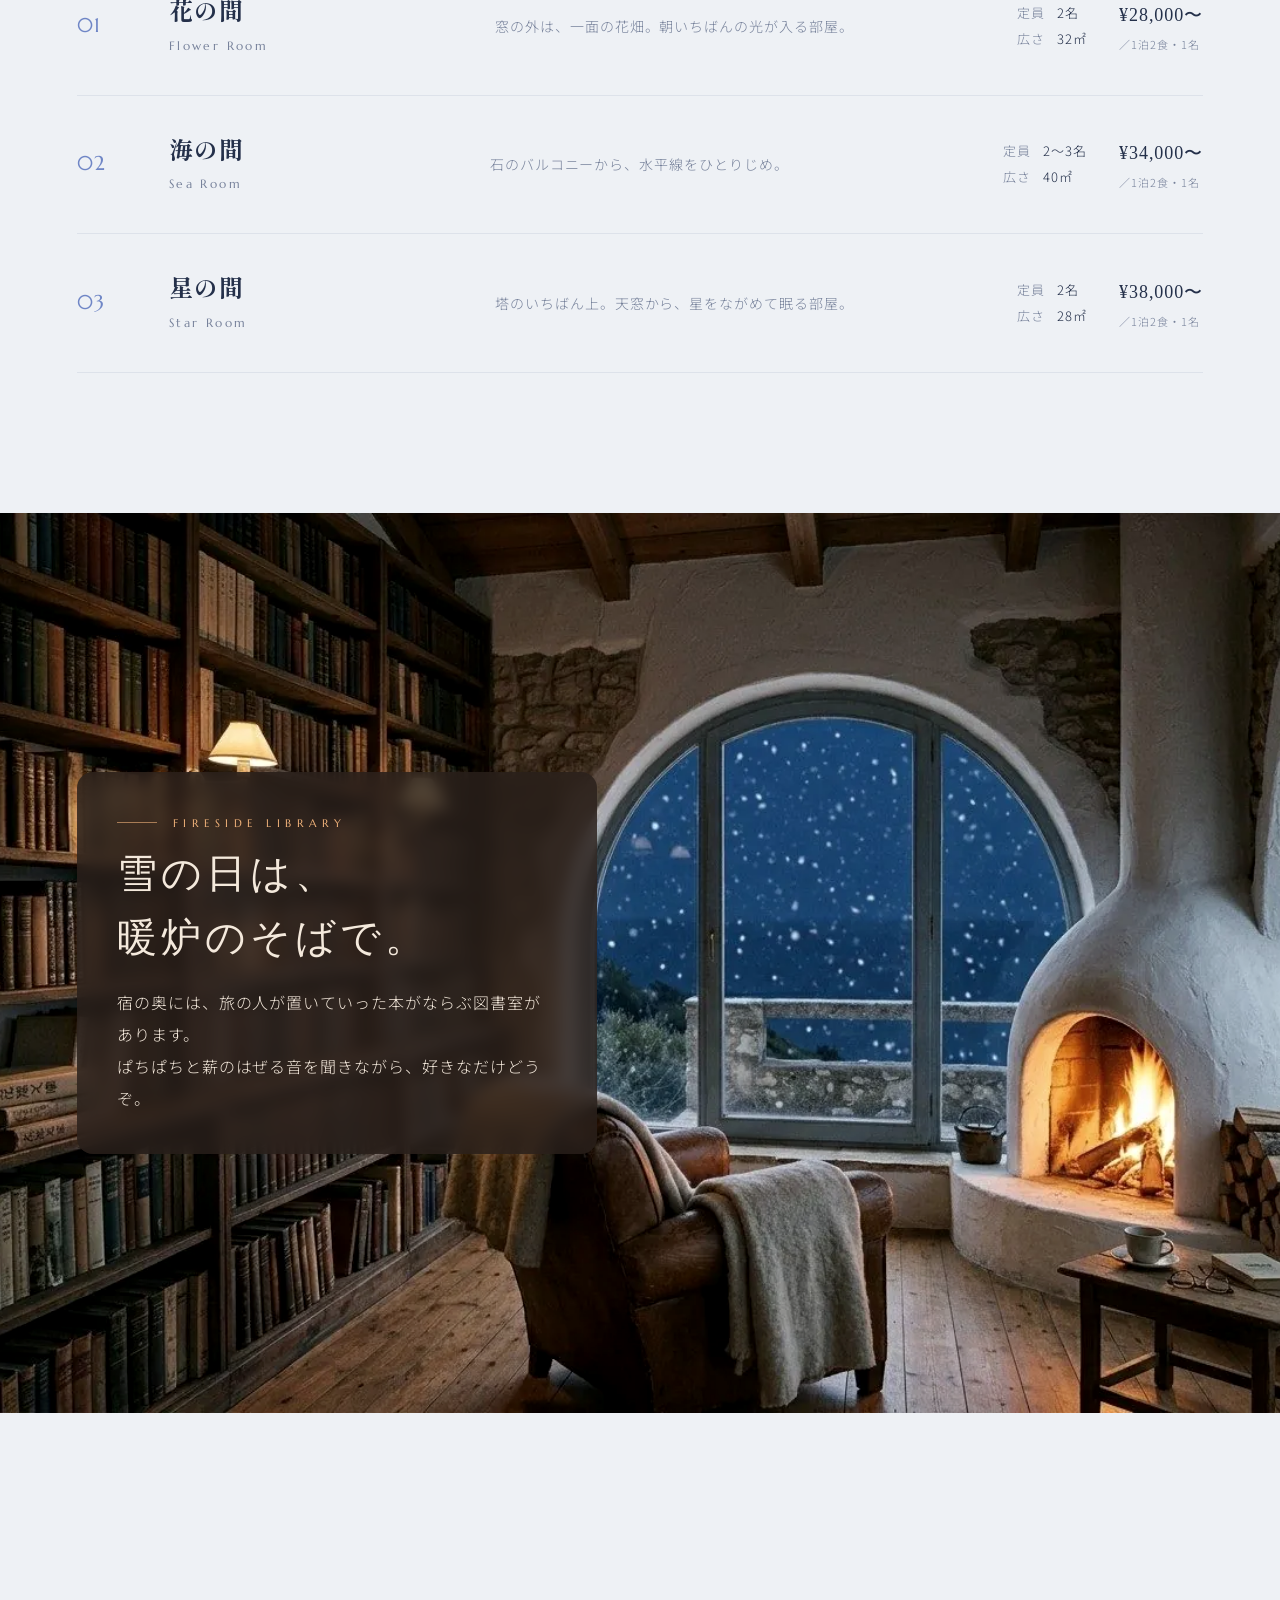
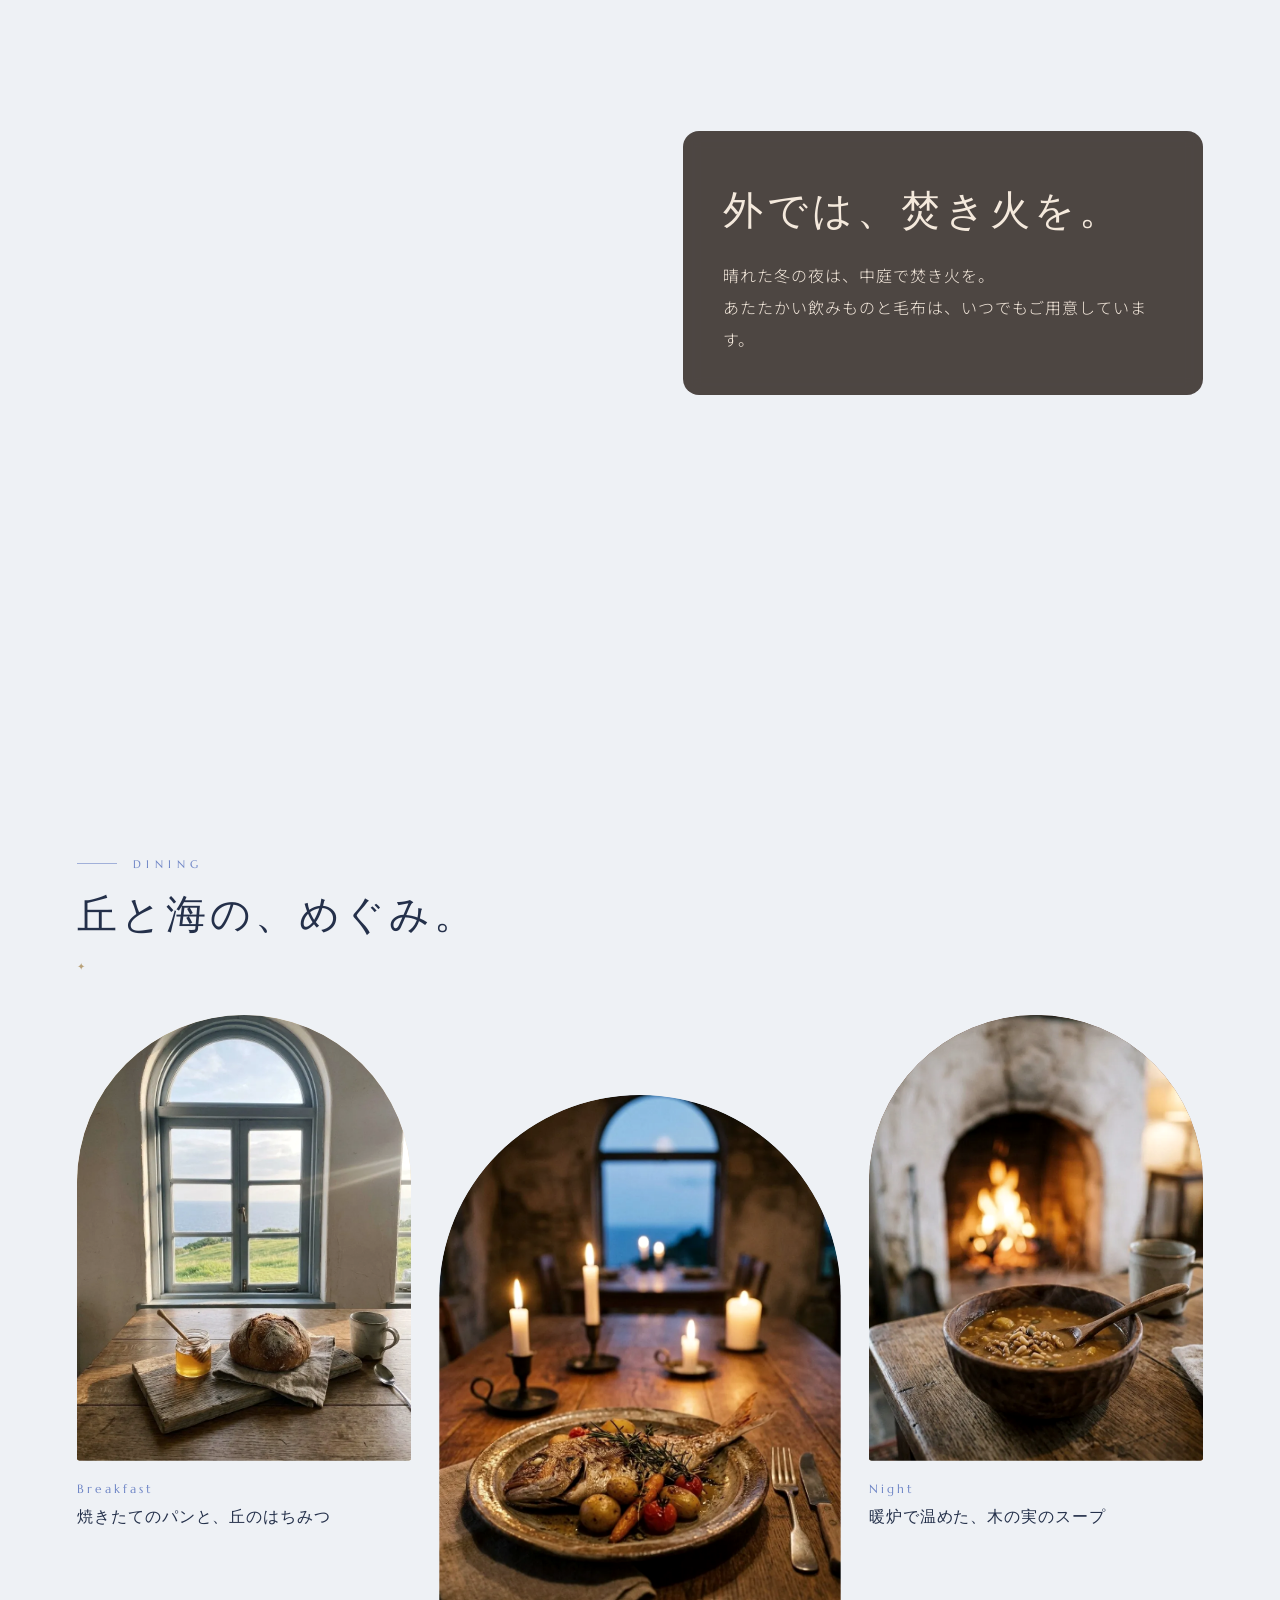
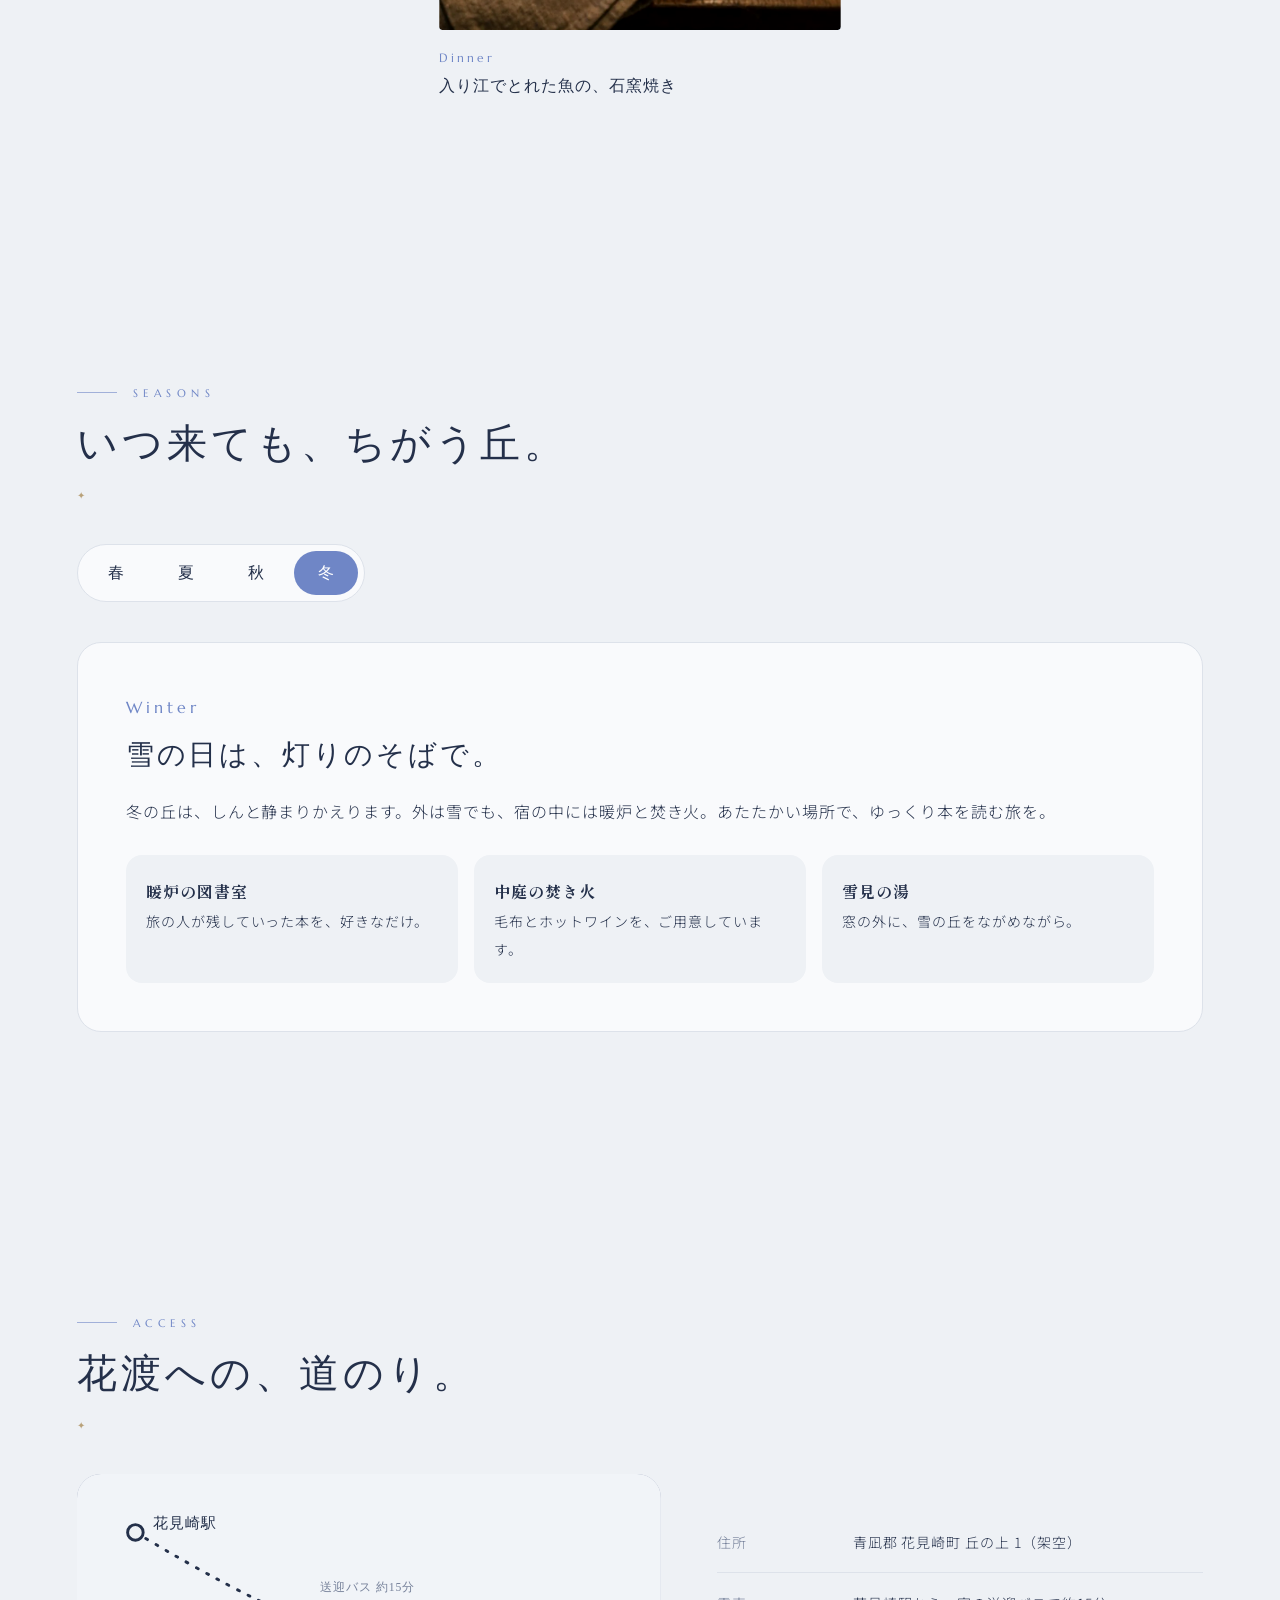
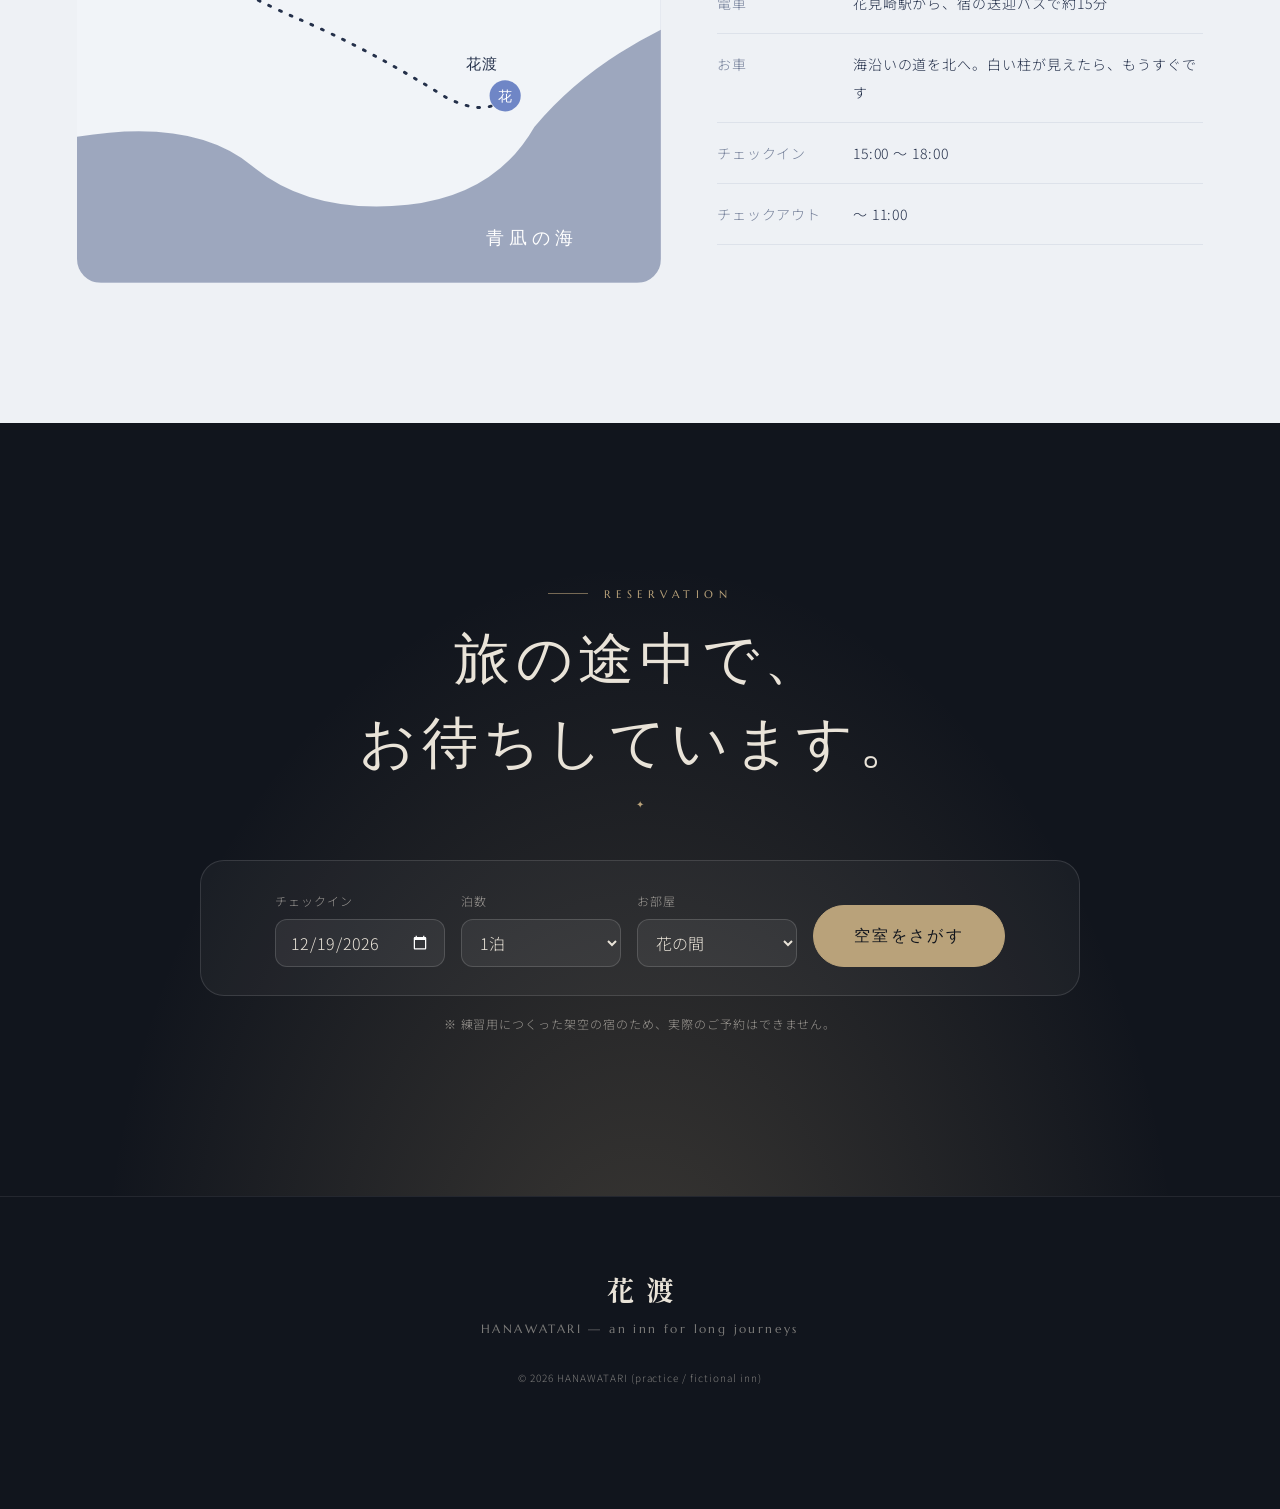
<file: inn-hanawatari/index.html>
<!DOCTYPE html>
<html lang="ja">
<head>
  <meta charset="UTF-8">
  <meta name="viewport" content="width=device-width, initial-scale=1.0">
  <title>花渡 HANAWATARI | 長い旅の、ひと休みに。</title>
  <meta name="description" content="海の見える丘の上、青い花畑にたたずむ白い石の宿（架空の宿・練習作品）">

  <!-- シェアされたときのカード（OGP）。
       公開したら、og:url と og:image を「https://〇〇.netlify.app/…」の完全なURLに書きかえる -->
  <meta property="og:type" content="website">
  <meta property="og:title" content="花渡 HANAWATARI | 長い旅の、ひと休みに。">
  <meta property="og:description" content="海の見える丘の上、青い花畑にたたずむ白い石の宿（架空の宿・練習作品）">
  <meta property="og:url" content="https://example.netlify.app/">
  <meta property="og:image" content="https://example.netlify.app/images/ogp.jpg">
  <meta name="twitter:card" content="summary_large_image">
  <meta name="theme-color" content="#11151d">

  <link rel="preconnect" href="https://fonts.googleapis.com">
  <link rel="preconnect" href="https://fonts.gstatic.com" crossorigin>
  <link href="https://fonts.googleapis.com/css2?family=Marcellus&family=Noto+Sans+JP:wght@300;400;500&family=Shippori+Mincho+B1:wght@500;700;800&display=swap" rel="stylesheet">

  <link rel="icon" href="favicon.svg" type="image/svg+xml">
  <link rel="stylesheet" href="style.css">
</head>
<body data-season="spring">

  <!-- ===================== ローディング ===================== -->
  <div class="loader" aria-hidden="true">
    <p class="loader__name">花渡</p>
    <p class="loader__en">HANAWATARI</p>
  </div>

  <!-- 舞うもの（花びら・綿毛・落ち葉・雪）。JS で作る -->
  <div class="particles" aria-hidden="true"></div>

  <!-- マウスのうしろについてくる、ぼんやりした光（PCだけ） -->
  <div class="orb" aria-hidden="true"></div>

  <!-- ===================== ヘッダー ===================== -->
  <header class="header">
    <a href="#" class="header__logo">花渡<span>HANAWATARI</span></a>
    <a href="#reserve" class="header__reserve">ご予約</a>
    <button class="menu-btn" aria-label="メニューを開く" aria-expanded="false">
      <span></span><span></span>
    </button>
  </header>

  <!-- ===================== ドロワーメニュー ===================== -->
  <nav class="drawer" aria-label="メニュー" aria-hidden="true">
    <ul class="drawer__list">
      <li><a href="#hill"><span>The Hill</span>丘のこと</a></li>
      <li><a href="#rooms"><span>Rooms</span>お部屋</a></li>
      <li><a href="#library"><span>Fireside Library</span>暖炉の図書室</a></li>
      <li><a href="#dining"><span>Dining</span>お食事</a></li>
      <li><a href="#seasons"><span>Seasons</span>季節のたのしみ</a></li>
      <li><a href="#access"><span>Access</span>道のり</a></li>
      <li><a href="#reserve"><span>Reservation</span>ご予約</a></li>
    </ul>
    <p class="drawer__note">花渡は、練習用につくった架空の宿です。</p>
  </nav>

  <main>
    <!-- ===================== 1. 最初の画面 ===================== -->
    <section class="hero">
      <div class="hero__scene">
        <!-- 写真ができたら、季節ごとに images/hero-〇〇.webp が表示される（なければ下のイラスト） -->
        <img class="hero__photo" alt="" hidden>

        <!-- 景色のイラスト。色は季節ごとの CSS 変数で変わる -->
        <svg class="scene" viewBox="0 0 1600 900" preserveAspectRatio="xMidYMid slice" aria-hidden="true">
          <defs>
            <linearGradient id="sky" x1="0" y1="0" x2="0" y2="1">
              <stop offset="0%" class="sky-top"/>
              <stop offset="100%" class="sky-bottom"/>
            </linearGradient>
            <pattern id="flowers" width="22" height="16" patternUnits="userSpaceOnUse">
              <circle cx="4" cy="4" r="2.6" class="flower"/>
              <circle cx="15" cy="11" r="2.2" class="flower"/>
              <circle cx="11" cy="3" r="1.4" class="flower flower--light"/>
            </pattern>
            <radialGradient id="window-glow">
              <stop offset="0%" stop-color="#ffcf8a" stop-opacity="1"/>
              <stop offset="100%" stop-color="#ffcf8a" stop-opacity="0"/>
            </radialGradient>
          </defs>

          <rect width="1600" height="900" fill="url(#sky)"/>

          <!-- 太陽（冬と秋は低く、やわらかく） -->
          <circle class="sun" cx="1220" cy="210" r="64"/>

          <!-- 流れる雲 -->
          <g class="clouds">
            <g transform="translate(180 170)"><ellipse rx="110" ry="34"/><ellipse cx="70" cy="-20" rx="70" ry="34"/><ellipse cx="-60" cy="-12" rx="60" ry="26"/></g>
            <g transform="translate(760 120)"><ellipse rx="140" ry="38"/><ellipse cx="90" cy="-22" rx="80" ry="36"/></g>
            <g transform="translate(1420 300)"><ellipse rx="100" ry="28"/><ellipse cx="-50" cy="-18" rx="60" ry="28"/></g>
          </g>

          <!-- 鳥 -->
          <g class="birds">
            <path d="M560 260 q14 -12 28 0 q14 -12 28 0"/>
            <path d="M620 300 q10 -9 20 0 q10 -9 20 0"/>
          </g>

          <!-- 海 -->
          <rect class="sea" y="470" width="1600" height="160"/>
          <g class="sea-light">
            <path d="M200 520 h120 M520 560 h80 M900 505 h140 M1250 545 h100"/>
          </g>

          <!-- 遠くの丘 -->
          <path class="hill-far" d="M0 640 Q300 560 620 600 T1200 580 T1600 600 V900 H0Z"/>

          <!-- 手前の丘と花畑 -->
          <path class="hill" d="M0 900 V700 Q380 590 820 640 T1600 590 V900Z"/>
          <path d="M0 900 V700 Q380 590 820 640 T1600 590 V900Z" fill="url(#flowers)" class="flower-field"/>

          <!-- 左の大きな木 -->
          <g class="tree">
            <rect x="214" y="520" width="18" height="150" rx="6" class="tree__trunk"/>
            <circle cx="224" cy="500" r="70" class="tree__leaf"/>
            <circle cx="170" cy="540" r="48" class="tree__leaf"/>
            <circle cx="282" cy="535" r="52" class="tree__leaf"/>
          </g>

          <!-- 古い柱のなごり -->
          <g class="ruins">
            <rect x="900" y="560" width="22" height="70" rx="3"/>
            <rect x="890" y="552" width="42" height="12" rx="2"/>
            <rect x="950" y="590" width="20" height="44" rx="3"/>
          </g>

          <!-- 白い石の宿 -->
          <g class="inn">
            <rect x="1080" y="470" width="300" height="140" rx="4" class="stone"/>
            <rect x="1070" y="460" width="320" height="16" rx="3" class="stone stone--edge"/>
            <!-- 丸い塔 -->
            <rect x="1310" y="380" width="70" height="96" class="stone"/>
            <path d="M1306 384 a39 39 0 0 1 78 0Z" class="dome"/>
            <!-- アーチの窓（夜や冬は、あたたかく光る） -->
            <g class="arches">
              <path d="M1110 610 v-60 a22 22 0 0 1 44 0 v60Z"/>
              <path d="M1176 610 v-60 a22 22 0 0 1 44 0 v60Z"/>
              <path d="M1242 610 v-60 a22 22 0 0 1 44 0 v60Z"/>
              <path d="M1330 440 v-26 a15 15 0 0 1 30 0 v26Z"/>
            </g>
            <circle cx="1200" cy="580" r="120" fill="url(#window-glow)" class="glow"/>
          </g>
        </svg>
      </div>

      <div class="hero__text">
        <p class="hero__en">An inn for long journeys</p>
        <h1 class="hero__title">長い旅の、<br>ひと休みに。</h1>
        <p class="hero__season-caption"></p>
      </div>

      <!-- 右上の小さな情報。細かい文字は「上品さ」を出すための飾り
           （架空の宿なので、実在の場所を指してしまう座標などは書かない） -->
      <p class="hero__meta" aria-hidden="true">
        <span>Somewhere by the sea</span>
        <span>Since — unknown</span>
      </p>

      <p class="hero__scroll">Scroll</p>
    </section>

    <!-- ===================== 2. はじまりの言葉 ===================== -->
    <section class="prologue">
      <p class="prologue__text reveal">
        海の見える丘のうえに、<br>
        白い石でできた、ちいさな宿があります。<br>
        いつ建てられたのか、知る人はもういません。<br>
        ただ、旅の人が来るたびに、<br>
        いつもと同じ灯りで、迎えてくれます。
      </p>
    </section>

    <!-- ===================== 3. 丘のこと（背景が貼りつく） ===================== -->
    <section class="pinned" id="hill">
      <div class="pinned__bg pinned__bg--hill">
        <img src="images/hill.webp" alt="" class="pinned__photo" loading="lazy" decoding="async" onerror="this.remove()">
      </div>
      <div class="pinned__content">
        <article class="pinned__panel">
          <div class="pinned__card">
            <p class="section-en">The Hill</p>
            <h2 class="section-title">丘いっぱいの、青。</h2>
            <p>春になると、丘は小さな青い花でうめつくされます。<br>風がふくたびに、海と空と花の境目が、わからなくなる。</p>
          </div>
        </article>
        <article class="pinned__panel">
          <div class="pinned__card">
            <h2 class="section-title">耳をすますと、波の音。</h2>
            <p>宿の裏の小道を下ると、白い砂の入り江があります。<br>朝の散歩には、ちょうどいい距離です。</p>
          </div>
        </article>
        <article class="pinned__panel">
          <div class="pinned__card">
            <h2 class="section-title">古い柱の、なごり。</h2>
            <p>丘のあちこちに残る、白い石の柱。<br>ここに何があったのか、想像しながら歩くのも、旅のたのしみです。</p>
          </div>
        </article>
      </div>
    </section>

    <!-- ===================== 4. お部屋 ===================== -->
    <section class="section rooms" id="rooms">
      <p class="section-en reveal">Rooms</p>
      <h2 class="section-title reveal">三つの、旅の部屋。</h2>

      <ul class="rooms__list">
        <li class="room reveal" data-room="flower">
          <div class="room__thumb room__thumb--flower"><img src="images/room-flower.webp" alt="花の間" loading="lazy" decoding="async" onerror="this.remove()"></div>
          <p class="room__num">01</p>
          <div class="room__name"><h3>花の間</h3><span>Flower Room</span></div>
          <p class="room__desc">窓の外は、一面の花畑。朝いちばんの光が入る部屋。</p>
          <dl class="room__spec"><dt>定員</dt><dd>2名</dd><dt>広さ</dt><dd>32㎡</dd></dl>
          <p class="room__price">¥28,000〜<small>／1泊2食・1名</small></p>
        </li>
        <li class="room reveal" data-room="sea">
          <div class="room__thumb room__thumb--sea"><img src="images/room-sea.webp" alt="海の間" loading="lazy" decoding="async" onerror="this.remove()"></div>
          <p class="room__num">02</p>
          <div class="room__name"><h3>海の間</h3><span>Sea Room</span></div>
          <p class="room__desc">石のバルコニーから、水平線をひとりじめ。</p>
          <dl class="room__spec"><dt>定員</dt><dd>2〜3名</dd><dt>広さ</dt><dd>40㎡</dd></dl>
          <p class="room__price">¥34,000〜<small>／1泊2食・1名</small></p>
        </li>
        <li class="room reveal" data-room="star">
          <div class="room__thumb room__thumb--star"><img src="images/room-star.webp" alt="星の間" loading="lazy" decoding="async" onerror="this.remove()"></div>
          <p class="room__num">03</p>
          <div class="room__name"><h3>星の間</h3><span>Star Room</span></div>
          <p class="room__desc">塔のいちばん上。天窓から、星をながめて眠る部屋。</p>
          <dl class="room__spec"><dt>定員</dt><dd>2名</dd><dt>広さ</dt><dd>28㎡</dd></dl>
          <p class="room__price">¥38,000〜<small>／1泊2食・1名</small></p>
        </li>
      </ul>
    </section>

    <!-- ===================== 5. 暖炉の図書室（背景が貼りつく） ===================== -->
    <section class="pinned pinned--warm" id="library">
      <div class="pinned__bg pinned__bg--library">
        <img src="images/library.webp" alt="" class="pinned__photo" loading="lazy" decoding="async" onerror="this.remove()">
        <!-- 写真がないときの、暖炉のイラスト -->
        <div class="fireplace" aria-hidden="true">
          <div class="shelf shelf--left"></div>
          <div class="shelf shelf--right"></div>
          <div class="hearth">
            <div class="hearth__fire">
              <span></span><span></span><span></span>
            </div>
          </div>
          <div class="fire-light"></div>
        </div>
      </div>
      <div class="pinned__content">
        <article class="pinned__panel">
          <div class="pinned__card">
            <p class="section-en">Fireside Library</p>
            <h2 class="section-title">雪の日は、<br>暖炉のそばで。</h2>
            <p>宿の奥には、旅の人が置いていった本がならぶ図書室があります。<br>ぱちぱちと薪のはぜる音を聞きながら、好きなだけどうぞ。</p>
          </div>
        </article>
        <article class="pinned__panel">
          <div class="pinned__card">
            <h2 class="section-title">外では、焚き火を。</h2>
            <p>晴れた冬の夜は、中庭で焚き火を。<br>あたたかい飲みものと毛布は、いつでもご用意しています。</p>
          </div>
        </article>
      </div>
    </section>

    <!-- ===================== 6. お食事 ===================== -->
    <section class="section dining" id="dining">
      <p class="section-en reveal">Dining</p>
      <h2 class="section-title reveal">丘と海の、めぐみ。</h2>
      <div class="dining__grid">
        <figure class="dish reveal">
          <div class="dish__img dish__img--1"><img src="images/dining-1.webp" alt="朝ごはん" loading="lazy" decoding="async" onerror="this.remove()"></div>
          <figcaption><span>Breakfast</span>焼きたてのパンと、丘のはちみつ</figcaption>
        </figure>
        <figure class="dish dish--tall reveal">
          <div class="dish__img dish__img--2"><img src="images/dining-2.webp" alt="夕ごはん" loading="lazy" decoding="async" onerror="this.remove()"></div>
          <figcaption><span>Dinner</span>入り江でとれた魚の、石窯焼き</figcaption>
        </figure>
        <figure class="dish reveal">
          <div class="dish__img dish__img--3"><img src="images/dining-3.webp" alt="夜のひとさら" loading="lazy" decoding="async" onerror="this.remove()"></div>
          <figcaption><span>Night</span>暖炉で温めた、木の実のスープ</figcaption>
        </figure>
      </div>
    </section>

    <!-- ===================== 7. 季節のたのしみ ===================== -->
    <section class="section seasons" id="seasons">
      <p class="section-en reveal">Seasons</p>
      <h2 class="section-title reveal">いつ来ても、ちがう丘。</h2>

      <div class="season-tabs reveal" role="tablist" aria-label="季節">
        <button role="tab" data-season="spring">春</button>
        <button role="tab" data-season="summer">夏</button>
        <button role="tab" data-season="autumn">秋</button>
        <button role="tab" data-season="winter">冬</button>
      </div>

      <div class="season-card reveal" aria-live="polite">
        <p class="season-card__en"></p>
        <h3 class="season-card__title"></h3>
        <p class="season-card__text"></p>
        <ul class="season-card__list"></ul>
      </div>
    </section>

    <!-- ===================== 8. 道のり ===================== -->
    <section class="section access" id="access">
      <p class="section-en reveal">Access</p>
      <h2 class="section-title reveal">花渡への、道のり。</h2>

      <div class="access__body">
        <svg class="map reveal" viewBox="0 0 600 420" role="img" aria-label="花渡までの地図（架空）">
          <rect width="600" height="420" class="map__sea"/>
          <path class="map__land" d="M0 0 H600 V160 Q520 200 470 260 Q430 330 340 340 Q240 350 180 300 Q120 250 0 270Z"/>
          <path class="map__road" d="M60 60 Q160 120 230 150 T380 230 Q420 250 440 230"/>
          <circle cx="60" cy="60" r="8" class="map__station"/>
          <text x="78" y="56" class="map__label">花見崎駅</text>
          <g class="map__inn" transform="translate(440 228)">
            <circle r="16"/>
            <text y="5" text-anchor="middle">花</text>
          </g>
          <text x="400" y="200" class="map__label">花渡</text>
          <text x="420" y="380" class="map__label map__label--sea">青凪の海</text>
          <text x="250" y="120" class="map__label map__label--small">送迎バス 約15分</text>
        </svg>

        <dl class="access__info reveal">
          <div><dt>住所</dt><dd>青凪郡 花見崎町 丘の上 1（架空）</dd></div>
          <div><dt>電車</dt><dd>花見崎駅から、宿の送迎バスで約15分</dd></div>
          <div><dt>お車</dt><dd>海沿いの道を北へ。白い柱が見えたら、もうすぐです</dd></div>
          <div><dt>チェックイン</dt><dd>15:00 〜 18:00</dd></div>
          <div><dt>チェックアウト</dt><dd>〜 11:00</dd></div>
        </dl>
      </div>
    </section>

    <!-- ===================== 9. ご予約 ===================== -->
    <section class="reserve" id="reserve">
      <p class="section-en reveal">Reservation</p>
      <h2 class="reserve__title reveal">旅の途中で、<br>お待ちしています。</h2>

      <form class="reserve__form reveal" onsubmit="return false;">
        <label>チェックイン<input type="date" class="reserve__date"></label>
        <label>泊数
          <select class="reserve__nights"><option>1泊</option><option>2泊</option><option>3泊</option></select>
        </label>
        <label>お部屋
          <select class="reserve__room"><option>花の間</option><option>海の間</option><option>星の間</option></select>
        </label>
        <button class="btn reserve__btn">空室をさがす</button>
      </form>
      <p class="reserve__note">※ 練習用につくった架空の宿のため、実際のご予約はできません。</p>
    </section>
  </main>

  <footer class="footer">
    <p class="footer__logo">花渡</p>
    <p class="footer__en">HANAWATARI — an inn for long journeys</p>
    <small>&copy; 2026 HANAWATARI (practice / fictional inn)</small>
  </footer>

  <!-- 季節の切り替え（画面の左下にずっと表示） -->
  <div class="season-switch" role="radiogroup" aria-label="季節を切り替える">
    <button data-season="spring" role="radio" aria-label="春">春</button>
    <button data-season="summer" role="radio" aria-label="夏">夏</button>
    <button data-season="autumn" role="radio" aria-label="秋">秋</button>
    <button data-season="winter" role="radio" aria-label="冬">冬</button>
  </div>

  <div class="toast" role="status" aria-live="polite"></div>

  <script src="script.js"></script>
</body>
</html>
</file>
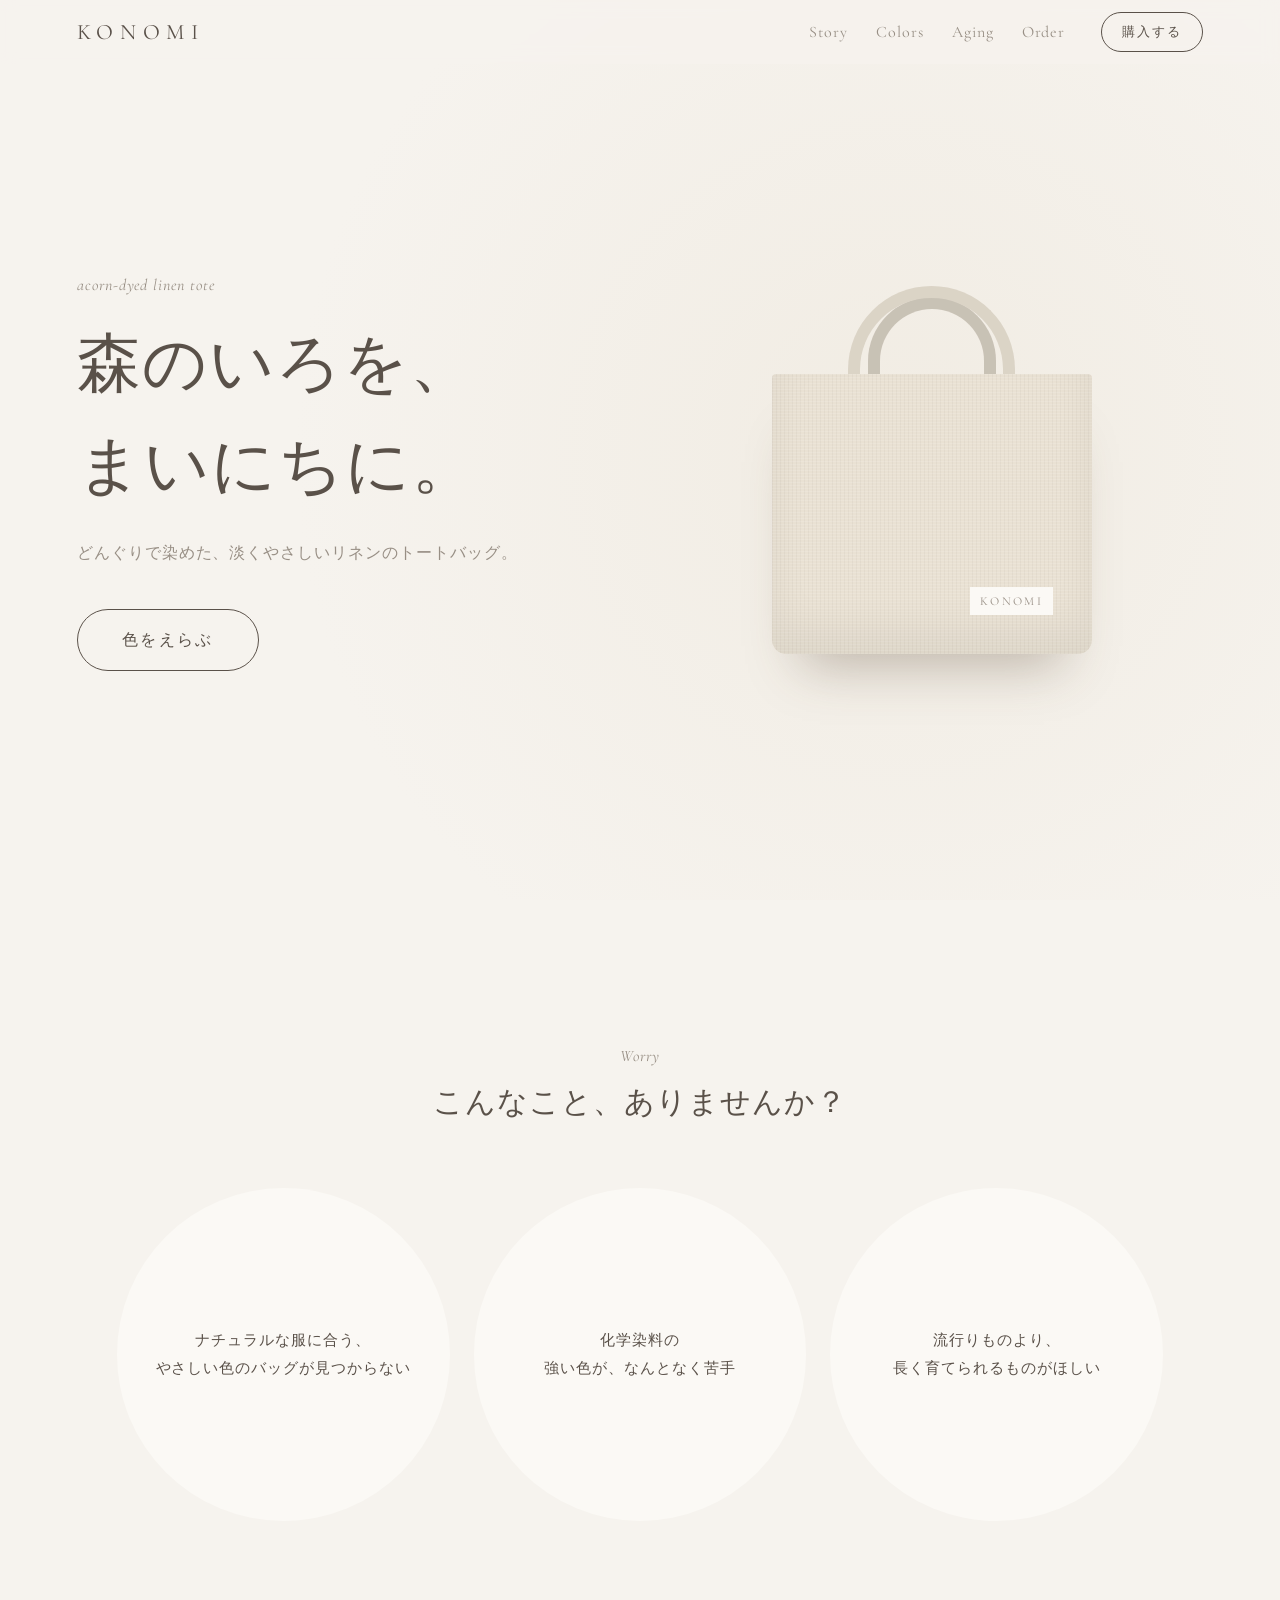
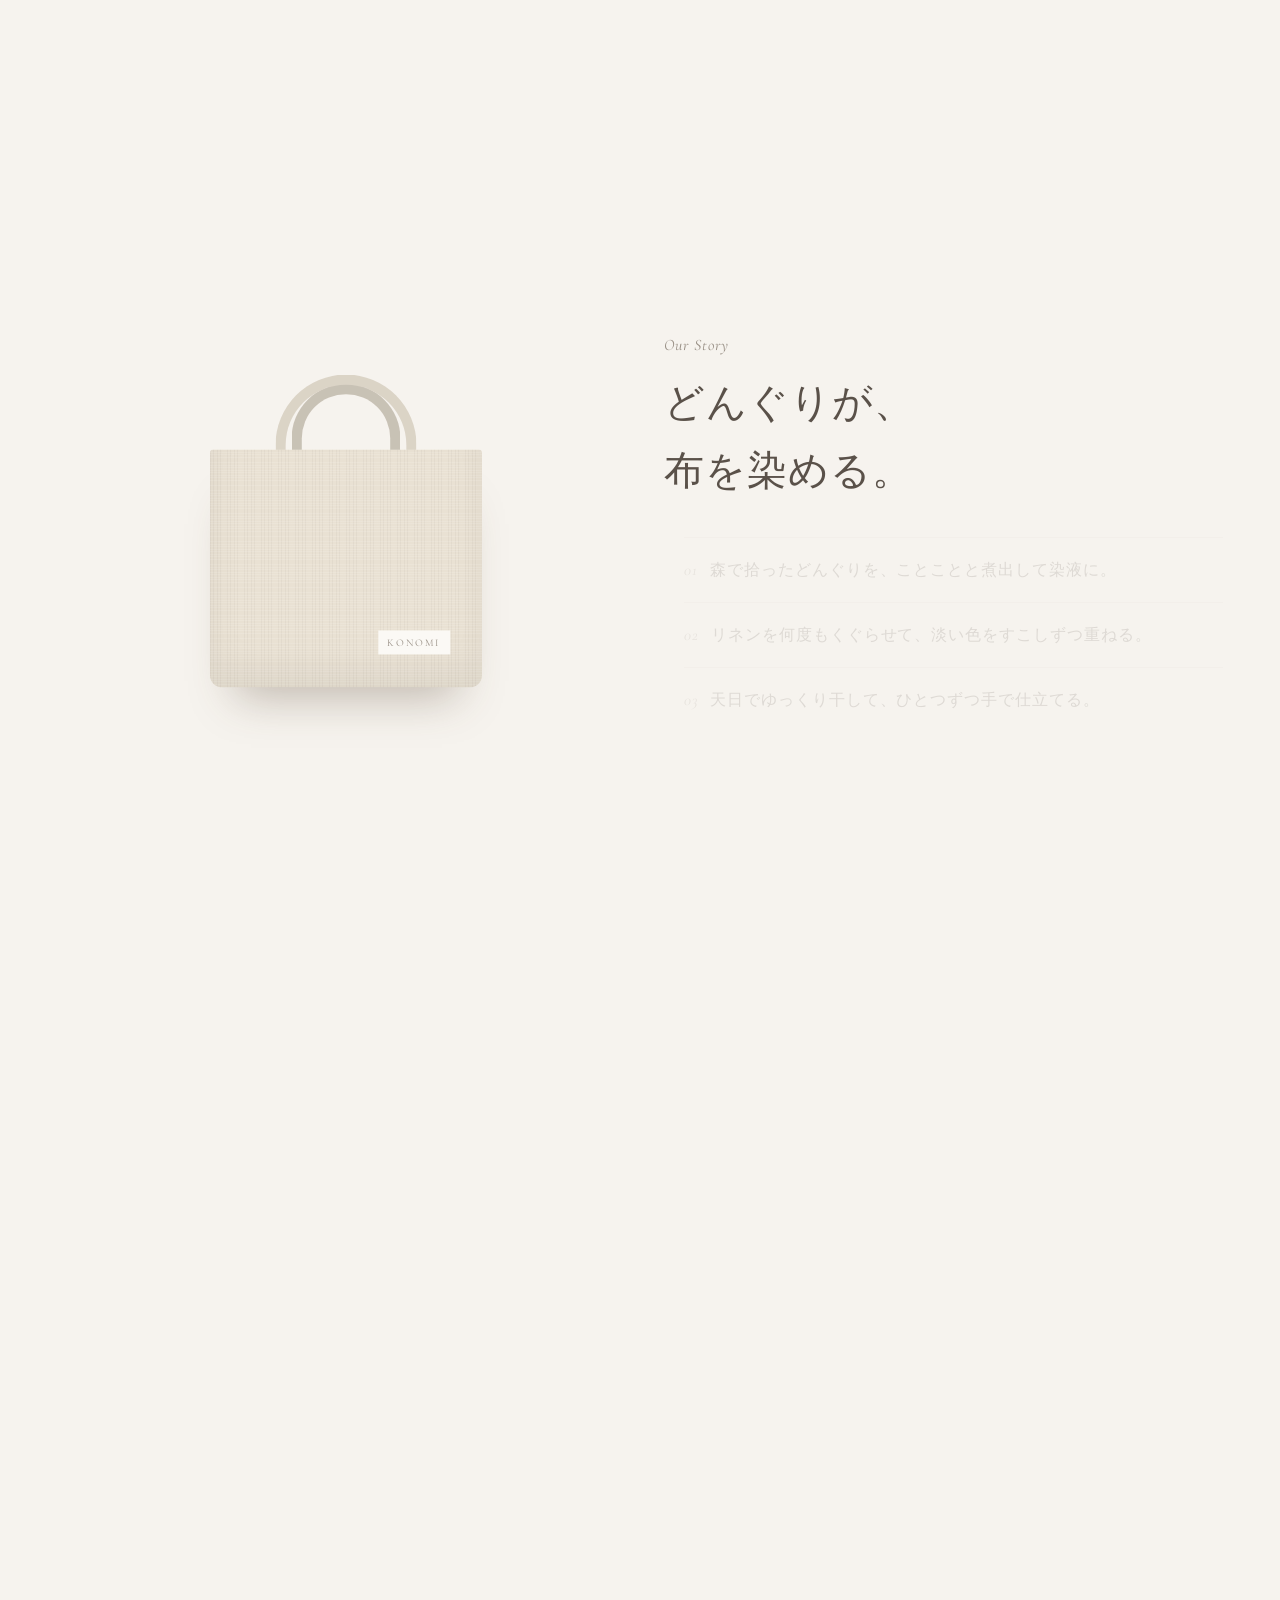
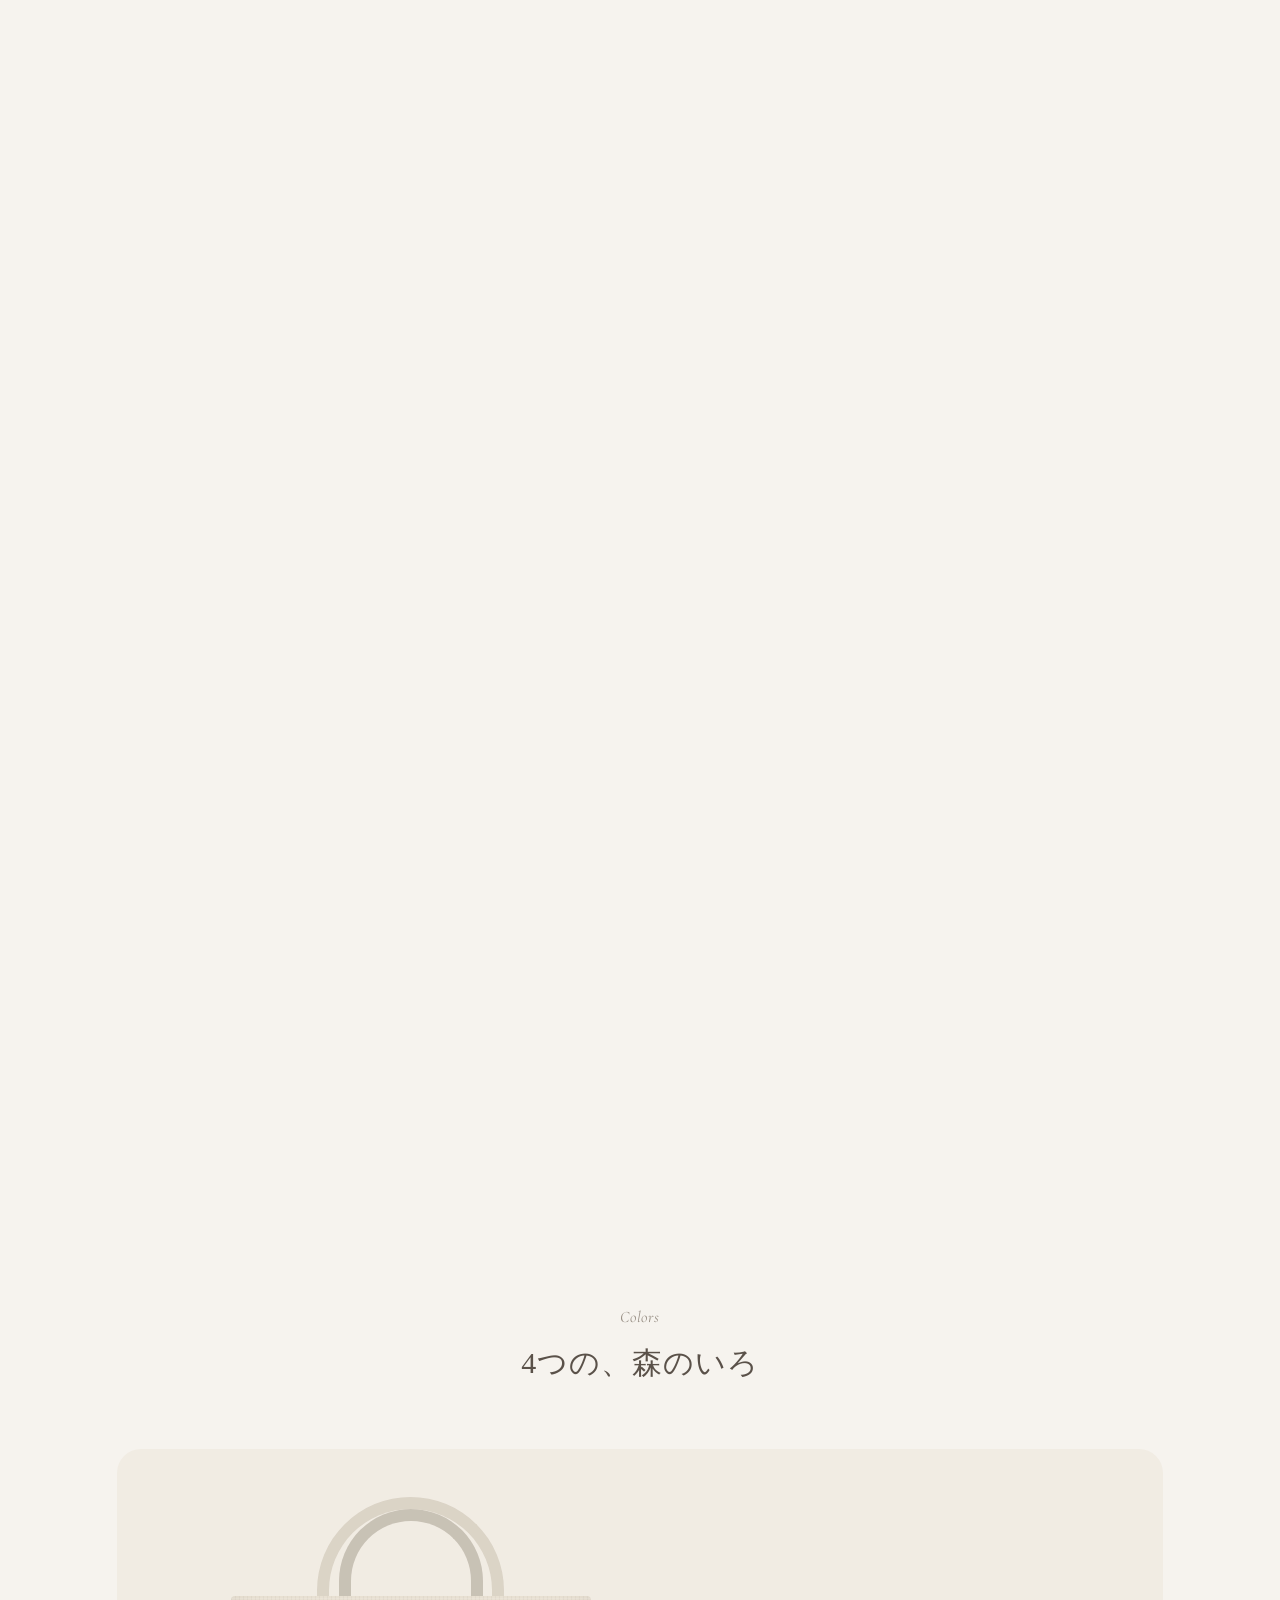
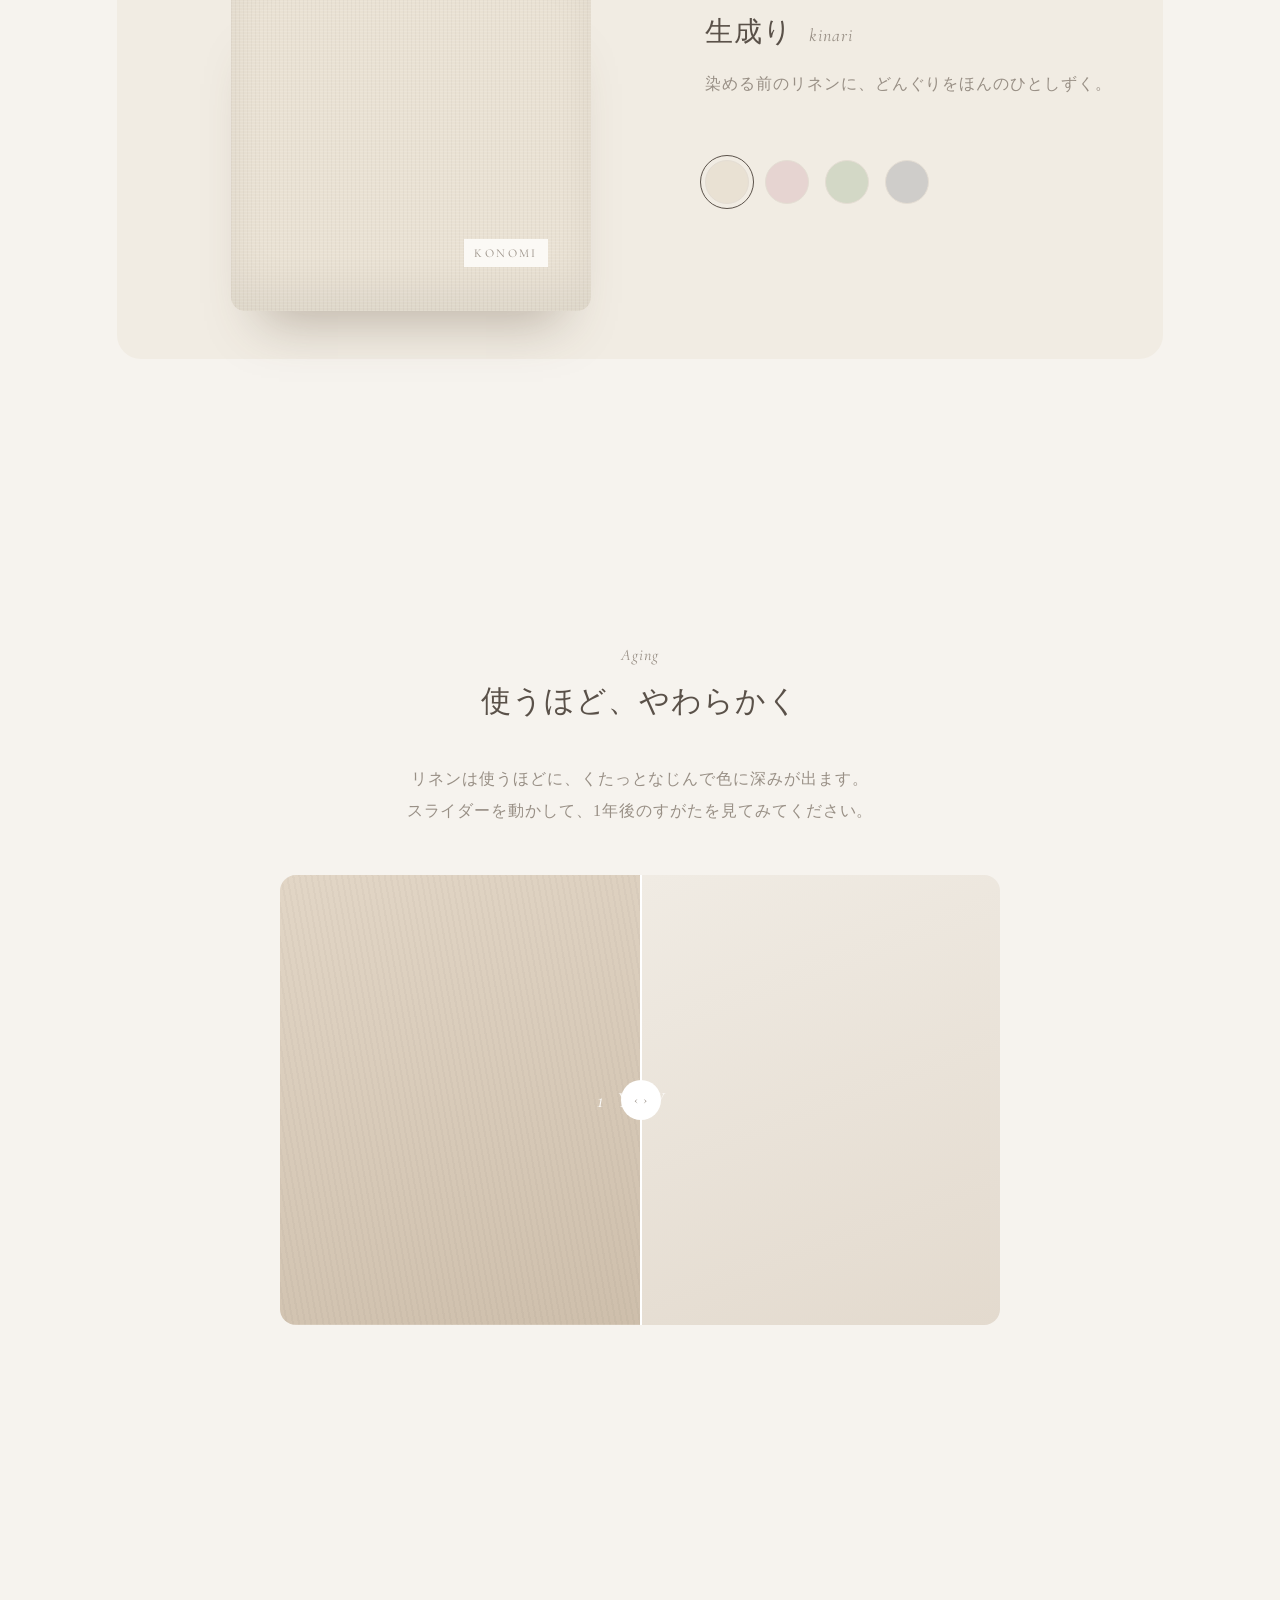
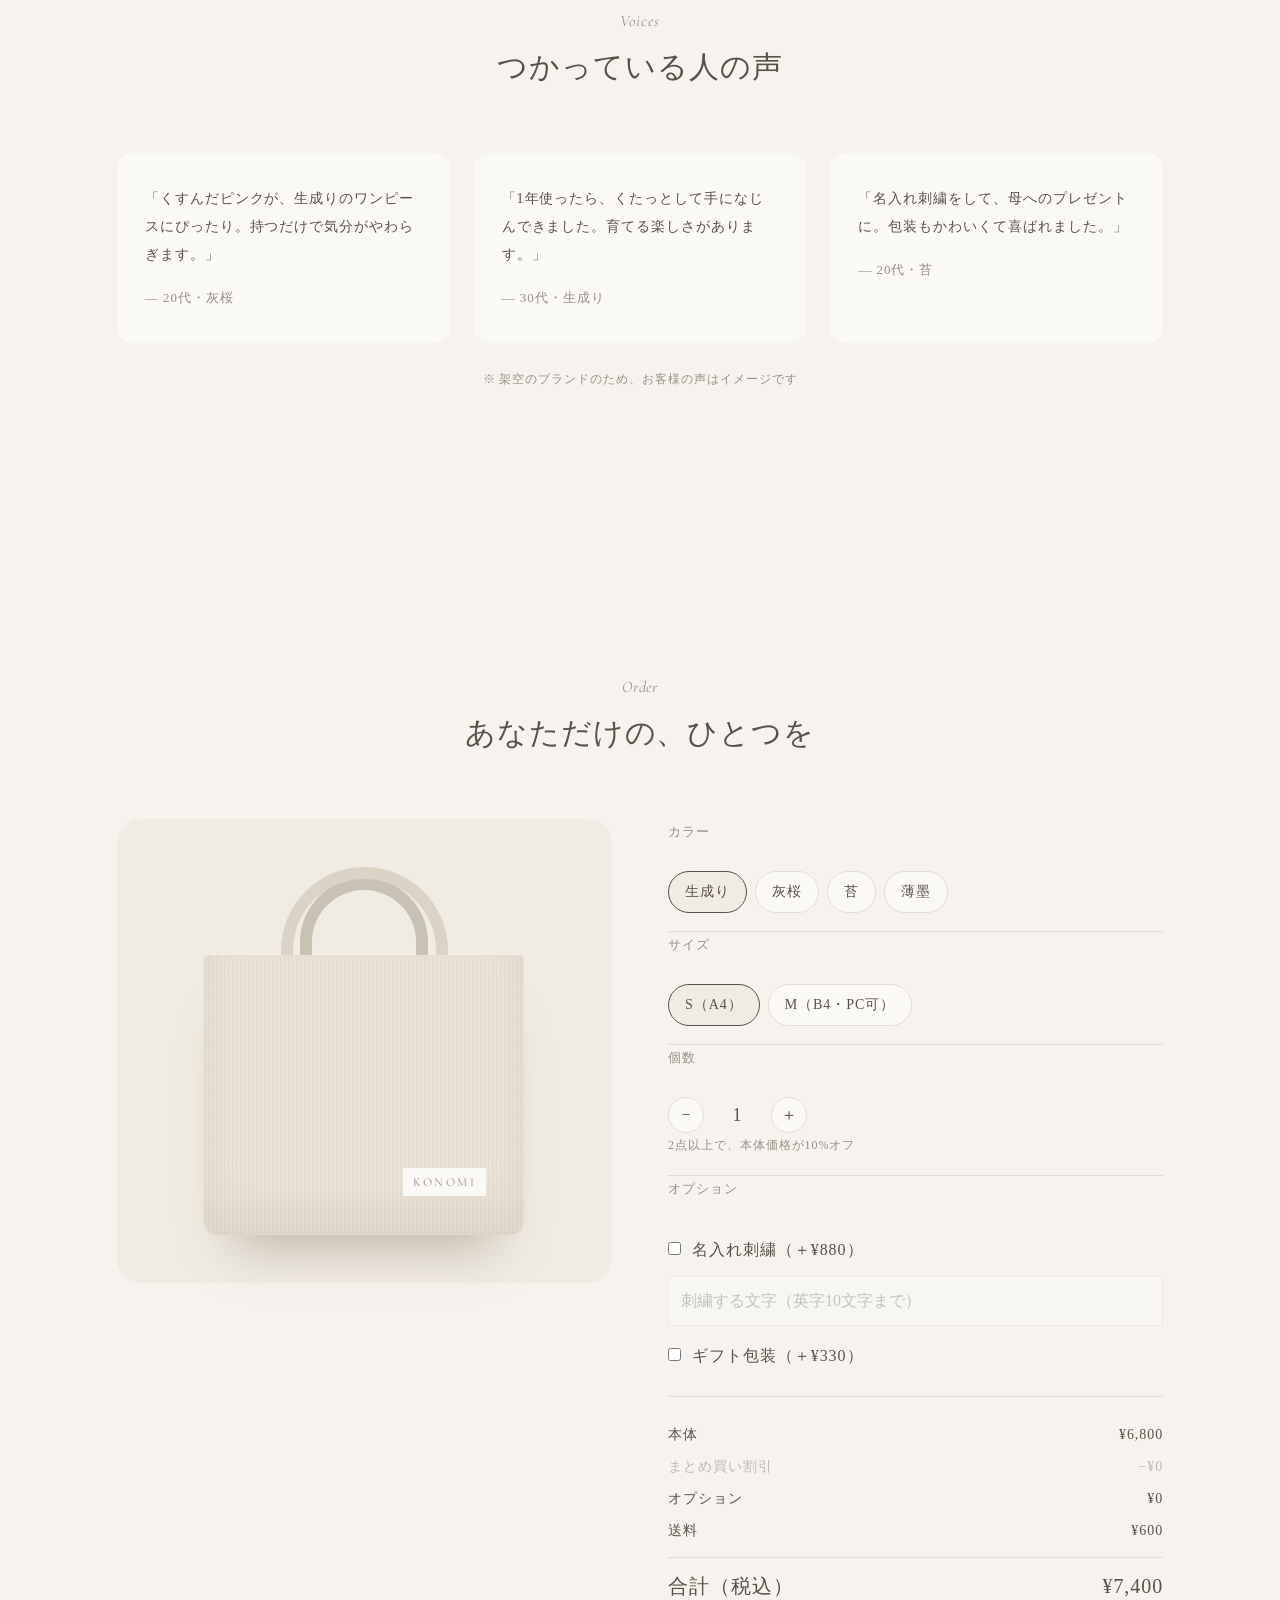
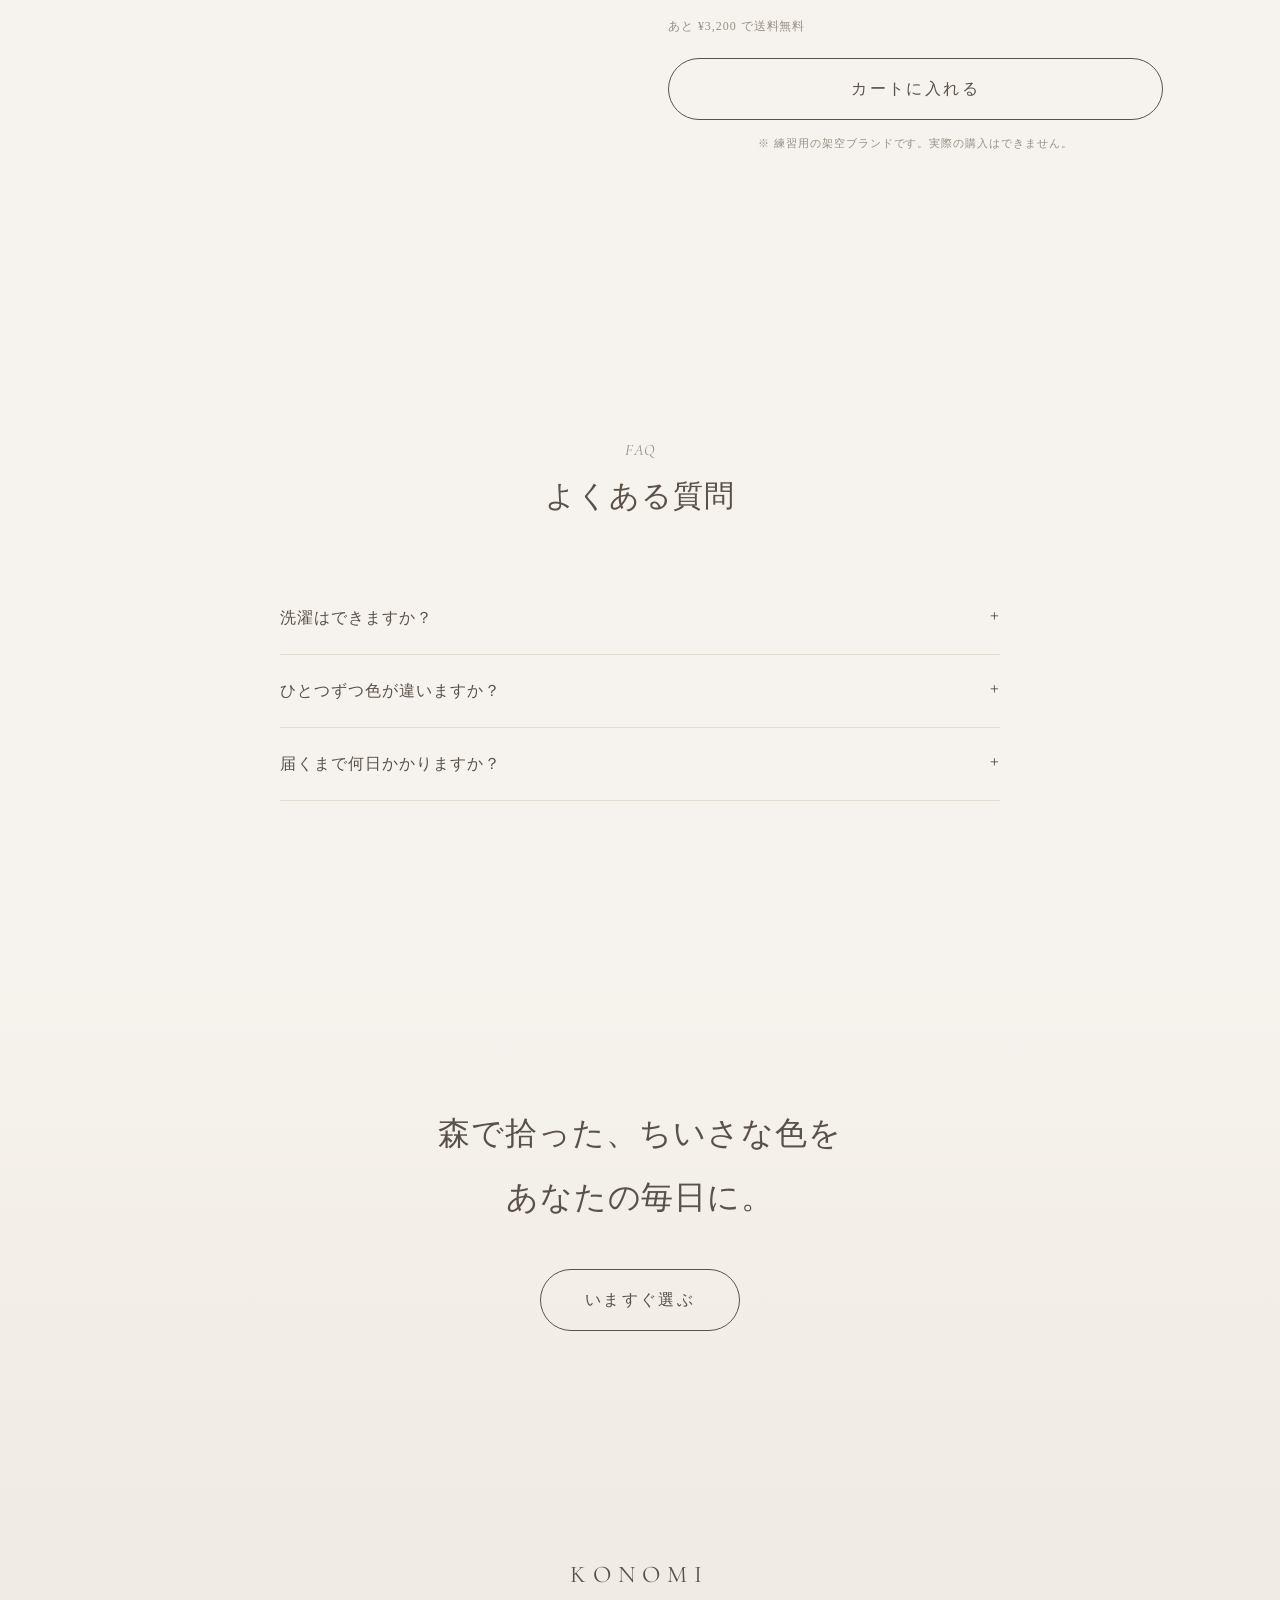
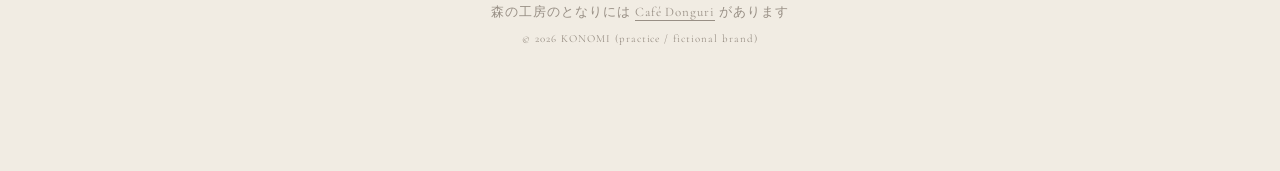
<file: lp-konomi/index.html>
<!DOCTYPE html>
<html lang="ja">
<head>
  <meta charset="UTF-8">
  <meta name="viewport" content="width=device-width, initial-scale=1.0">
  <title>KONOMI | どんぐり染めのリネントート</title>
  <meta name="description" content="森の工房でひとつずつ染めた、どんぐり染めのリネントートバッグ（架空ブランド・練習作品）">

  <!-- Google Fonts（英字：Cormorant Garamond / 日本語：Zen Old Mincho） -->
  <link rel="preconnect" href="https://fonts.googleapis.com">
  <link rel="preconnect" href="https://fonts.gstatic.com" crossorigin>
  <link href="https://fonts.googleapis.com/css2?family=Cormorant+Garamond:ital,wght@0,400;0,500;1,400&family=Zen+Old+Mincho:wght@400;600&display=swap" rel="stylesheet">

  <link rel="icon" href="favicon.svg" type="image/svg+xml">
  <link rel="stylesheet" href="style.css">
</head>
<body>

  <!-- ===================== 舞い落ちる葉っぱ（JS で作る） ===================== -->
  <div class="leaves" aria-hidden="true"></div>

  <!-- ===================== ヘッダー ===================== -->
  <header class="header">
    <a href="#" class="header__logo">KONOMI</a>
    <nav class="header__nav">
      <a href="#story">Story</a>
      <a href="#colors">Colors</a>
      <a href="#aging">Aging</a>
      <a href="#order">Order</a>
    </nav>
    <a href="#order" class="btn btn--small">購入する</a>
  </header>

  <main>
    <!-- ===================== ① ファーストビュー ===================== -->
    <section class="hero">
      <div class="hero__text">
        <p class="hero__en">acorn-dyed linen tote</p>
        <h1 class="hero__title">森のいろを、<br>まいにちに。</h1>
        <p class="hero__sub">どんぐりで染めた、淡くやさしいリネンのトートバッグ。</p>
        <a href="#order" class="btn">色をえらぶ</a>
      </div>

      <!-- CSS で描いたバッグ（色は --bag で変わる）。写真ができたら差し替えてもOK -->
      <div class="hero__visual">
        <div class="bag bag--float" aria-label="KONOMI のトートバッグ">
          <span class="bag__handle bag__handle--back"></span>
          <span class="bag__handle"></span>
          <span class="bag__body"><span class="bag__tag">KONOMI</span></span>
        </div>
      </div>
    </section>

    <!-- ===================== ② こんなこと、ありませんか？ ===================== -->
    <section class="section worry">
      <h2 class="section__title fade-in"><span>Worry</span>こんなこと、ありませんか？</h2>
      <ul class="worry__list">
        <li class="worry__item fade-in">ナチュラルな服に合う、<br>やさしい色のバッグが見つからない</li>
        <li class="worry__item fade-in">化学染料の<br>強い色が、なんとなく苦手</li>
        <li class="worry__item fade-in">流行りものより、<br>長く育てられるものがほしい</li>
      </ul>
    </section>

    <!-- ===================== ③ ストーリー（スクロール連動） ===================== -->
    <!-- .story は縦に長く、中身は画面に貼りついたまま。スクロール量で --p（0〜1）が変わる -->
    <section class="story" id="story">
      <div class="story__sticky">
        <div class="story__visual">
          <div class="bag bag--story">
            <span class="bag__handle bag__handle--back"></span>
            <span class="bag__handle"></span>
            <span class="bag__body"><span class="bag__tag">KONOMI</span></span>
          </div>
        </div>
        <div class="story__text">
          <p class="story__en">Our Story</p>
          <h2 class="story__title">どんぐりが、<br>布を染める。</h2>
          <ol class="story__points">
            <li data-at="0.15"><span>01</span>森で拾ったどんぐりを、ことことと煮出して染液に。</li>
            <li data-at="0.4"><span>02</span>リネンを何度もくぐらせて、淡い色をすこしずつ重ねる。</li>
            <li data-at="0.65"><span>03</span>天日でゆっくり干して、ひとつずつ手で仕立てる。</li>
          </ol>
        </div>
      </div>
    </section>

    <!-- ===================== ④ カラー切り替え ===================== -->
    <section class="section colors" id="colors">
      <h2 class="section__title fade-in"><span>Colors</span>4つの、森のいろ</h2>
      <div class="colors__body">
        <div class="colors__visual fade-in">
          <div class="bag bag--big">
            <span class="bag__handle bag__handle--back"></span>
            <span class="bag__handle"></span>
            <span class="bag__body"><span class="bag__tag">KONOMI</span></span>
          </div>
        </div>
        <div class="colors__info fade-in">
          <p class="colors__name">生成り <span>kinari</span></p>
          <p class="colors__desc">染める前のリネンに、どんぐりをほんのひとしずく。</p>
          <!-- 色ボタン（data-color の名前は script.js の COLORS と同じにする） -->
          <div class="swatches" role="radiogroup" aria-label="バッグの色">
            <button class="swatch is-active" data-color="kinari" aria-label="生成り"></button>
            <button class="swatch" data-color="haizakura" aria-label="灰桜"></button>
            <button class="swatch" data-color="koke" aria-label="苔"></button>
            <button class="swatch" data-color="usuzumi" aria-label="薄墨"></button>
          </div>
        </div>
      </div>
    </section>

    <!-- ===================== ⑤ ビフォーアフター（経年変化） ===================== -->
    <section class="section aging" id="aging">
      <h2 class="section__title fade-in"><span>Aging</span>使うほど、やわらかく</h2>
      <p class="section__lead fade-in">リネンは使うほどに、くたっとなじんで色に深みが出ます。<br>スライダーを動かして、1年後のすがたを見てみてください。</p>

      <!-- --pos（0〜100%）で、上に重ねた「1年後」の見える幅が変わる -->
      <div class="compare fade-in" style="--pos: 50%;">
        <div class="compare__img compare__img--before"><span>NEW</span></div>
        <div class="compare__img compare__img--after"><span>1 YEAR</span></div>
        <div class="compare__line" aria-hidden="true"></div>
        <input type="range" class="compare__range" min="0" max="100" value="50" aria-label="新品と1年後を比べるスライダー">
      </div>
    </section>

    <!-- ===================== ⑥ お客様の声 ===================== -->
    <section class="section voices">
      <h2 class="section__title fade-in"><span>Voices</span>つかっている人の声</h2>
      <ul class="voices__list">
        <li class="voice fade-in">
          <p>「くすんだピンクが、生成りのワンピースにぴったり。持つだけで気分がやわらぎます。」</p>
          <span>— 20代・灰桜</span>
        </li>
        <li class="voice fade-in">
          <p>「1年使ったら、くたっとして手になじんできました。育てる楽しさがあります。」</p>
          <span>— 30代・生成り</span>
        </li>
        <li class="voice fade-in">
          <p>「名入れ刺繍をして、母へのプレゼントに。包装もかわいくて喜ばれました。」</p>
          <span>— 20代・苔</span>
        </li>
      </ul>
      <p class="voices__note">※ 架空のブランドのため、お客様の声はイメージです</p>
    </section>

    <!-- ===================== ⑦ 購入シミュレーター ===================== -->
    <section class="section order" id="order">
      <h2 class="section__title fade-in"><span>Order</span>あなただけの、ひとつを</h2>

      <div class="order__body">
        <div class="order__visual">
          <div class="bag bag--order">
            <span class="bag__handle bag__handle--back"></span>
            <span class="bag__handle"></span>
            <span class="bag__body"><span class="bag__tag bag__tag--name">KONOMI</span></span>
          </div>
        </div>

        <form class="order__form" onsubmit="return false;">
          <fieldset>
            <legend>カラー</legend>
            <div class="option-row">
              <label><input type="radio" name="color" value="kinari" checked> 生成り</label>
              <label><input type="radio" name="color" value="haizakura"> 灰桜</label>
              <label><input type="radio" name="color" value="koke"> 苔</label>
              <label><input type="radio" name="color" value="usuzumi"> 薄墨</label>
            </div>
          </fieldset>

          <fieldset>
            <legend>サイズ</legend>
            <div class="option-row">
              <label><input type="radio" name="size" value="S" checked> S（A4）</label>
              <label><input type="radio" name="size" value="M"> M（B4・PC可）</label>
            </div>
          </fieldset>

          <fieldset>
            <legend>個数</legend>
            <div class="qty">
              <button type="button" class="qty__btn" data-diff="-1" aria-label="1つ減らす">−</button>
              <output class="qty__num">1</output>
              <button type="button" class="qty__btn" data-diff="1" aria-label="1つ増やす">＋</button>
            </div>
            <p class="order__hint">2点以上で、本体価格が10%オフ</p>
          </fieldset>

          <fieldset>
            <legend>オプション</legend>
            <label class="check"><input type="checkbox" name="embroidery"> 名入れ刺繍（＋¥880）</label>
            <input type="text" class="order__name" maxlength="10" placeholder="刺繍する文字（英字10文字まで）" disabled>
            <label class="check"><input type="checkbox" name="gift"> ギフト包装（＋¥330）</label>
          </fieldset>

          <!-- 金額の内訳（JS で計算） -->
          <dl class="price">
            <dt>本体</dt><dd class="price__items">¥0</dd>
            <dt class="price__discount-label">まとめ買い割引</dt><dd class="price__discount">−¥0</dd>
            <dt>オプション</dt><dd class="price__options">¥0</dd>
            <dt>送料</dt><dd class="price__shipping">¥0</dd>
            <dt class="price__total-label">合計（税込）</dt><dd class="price__total">¥0</dd>
          </dl>
          <p class="order__hint price__free-hint"></p>

          <button type="button" class="btn btn--wide order__submit">カートに入れる</button>
          <p class="order__demo">※ 練習用の架空ブランドです。実際の購入はできません。</p>
        </form>
      </div>
    </section>

    <!-- ===================== ⑧ よくある質問 ===================== -->
    <section class="section faq">
      <h2 class="section__title fade-in"><span>FAQ</span>よくある質問</h2>
      <div class="faq__list">
        <details class="faq__item fade-in">
          <summary>洗濯はできますか？</summary>
          <p>手洗いをおすすめしています。草木染めなので、はじめの数回は色が少し出ることがあります。</p>
        </details>
        <details class="faq__item fade-in">
          <summary>ひとつずつ色が違いますか？</summary>
          <p>はい。手で染めているため、同じ色でもわずかに濃淡が異なります。それも草木染めの魅力です。</p>
        </details>
        <details class="faq__item fade-in">
          <summary>届くまで何日かかりますか？</summary>
          <p>ご注文から5〜7日ほどでお届けします。名入れ刺繍は、さらに3日ほどお時間をいただきます。</p>
        </details>
      </div>
    </section>

    <!-- ===================== ⑨ 最後のひと押し ===================== -->
    <section class="final">
      <p class="final__text fade-in">森で拾った、ちいさな色を<br>あなたの毎日に。</p>
      <a href="#order" class="btn fade-in">いますぐ選ぶ</a>
    </section>
  </main>

  <footer class="footer">
    <p class="footer__logo">KONOMI</p>
    <p class="footer__link">森の工房のとなりには <a href="https://cafedonguri.netlify.app/" target="_blank">Café Donguri</a> があります</p>
    <small>&copy; 2026 KONOMI (practice / fictional brand)</small>
  </footer>

  <!-- スマホ用：画面下に追従する購入ボタン -->
  <a href="#order" class="sticky-cta">
    <span>どんぐり染めのリネントート</span>
    <span class="sticky-cta__btn">購入する</span>
  </a>

  <!-- カートに入れたときの小さなお知らせ -->
  <div class="toast" role="status" aria-live="polite"></div>

  <script src="script.js"></script>
</body>
</html>
</file>
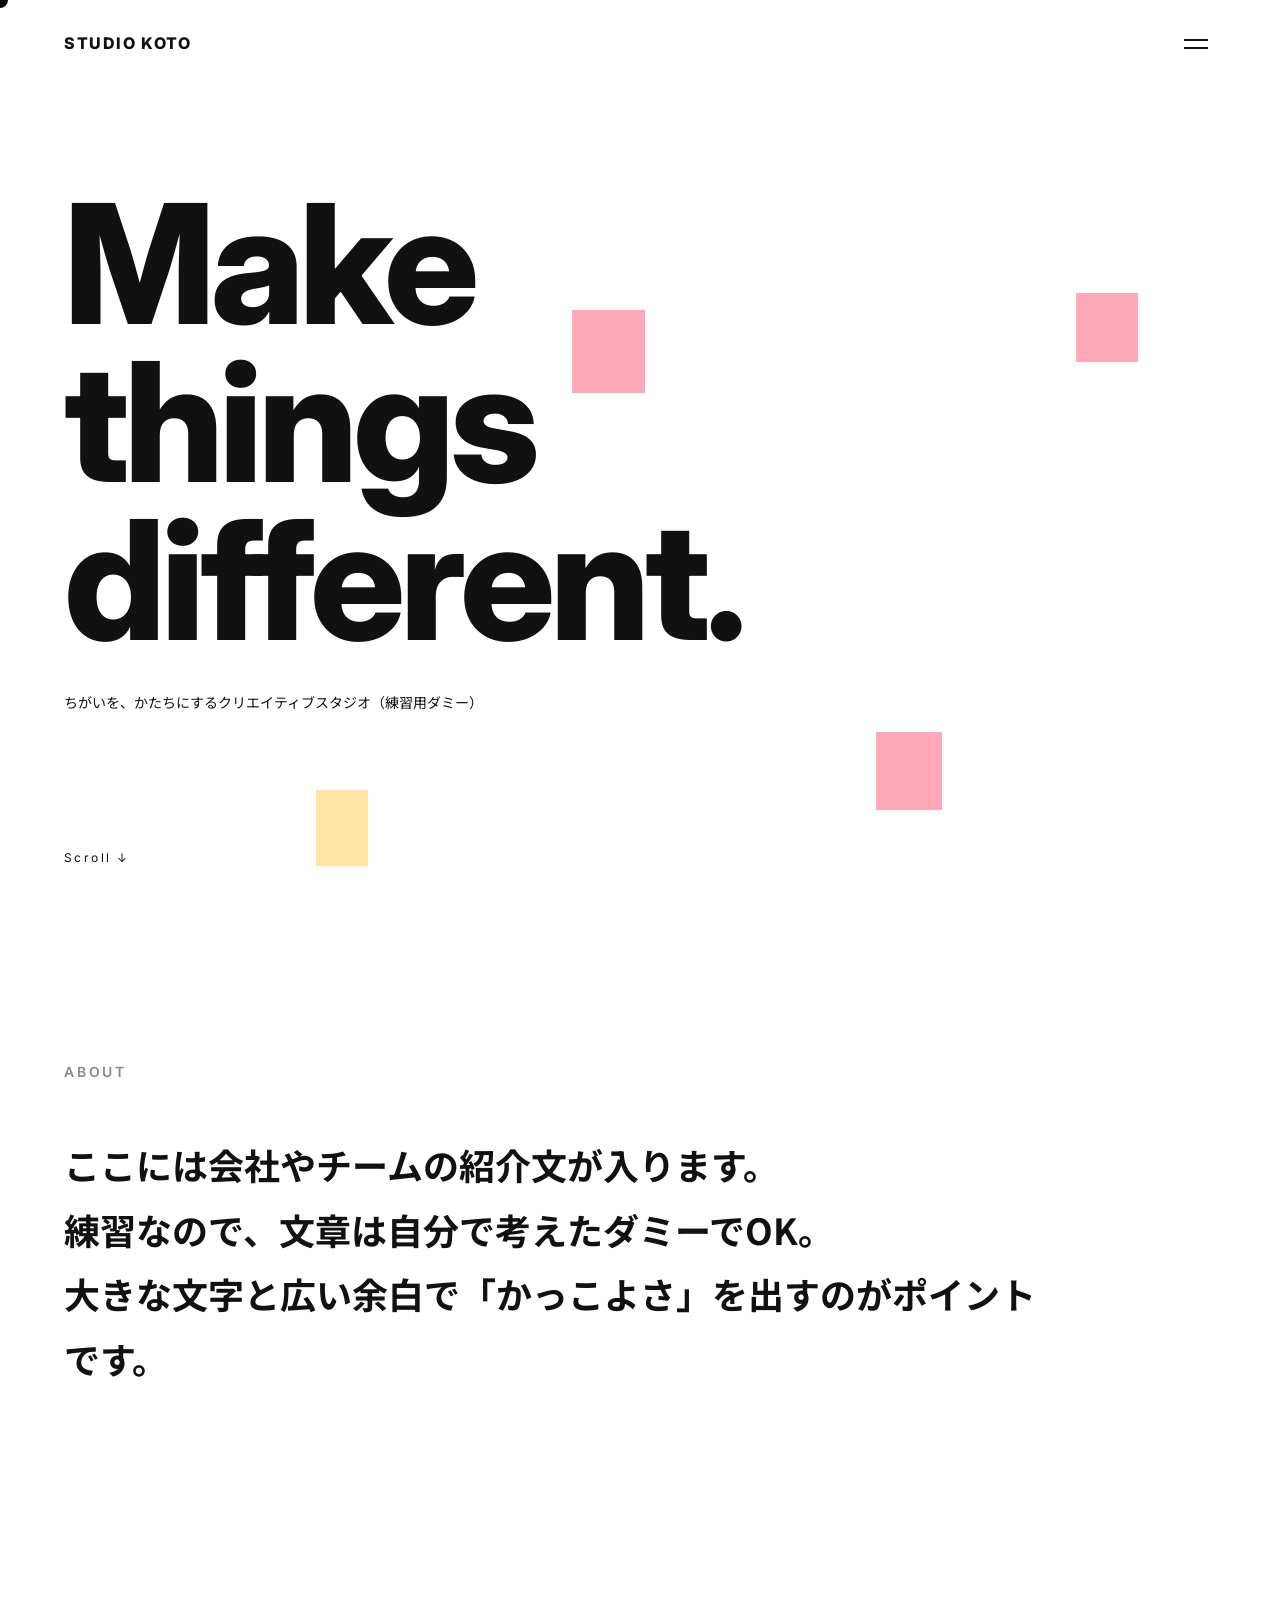
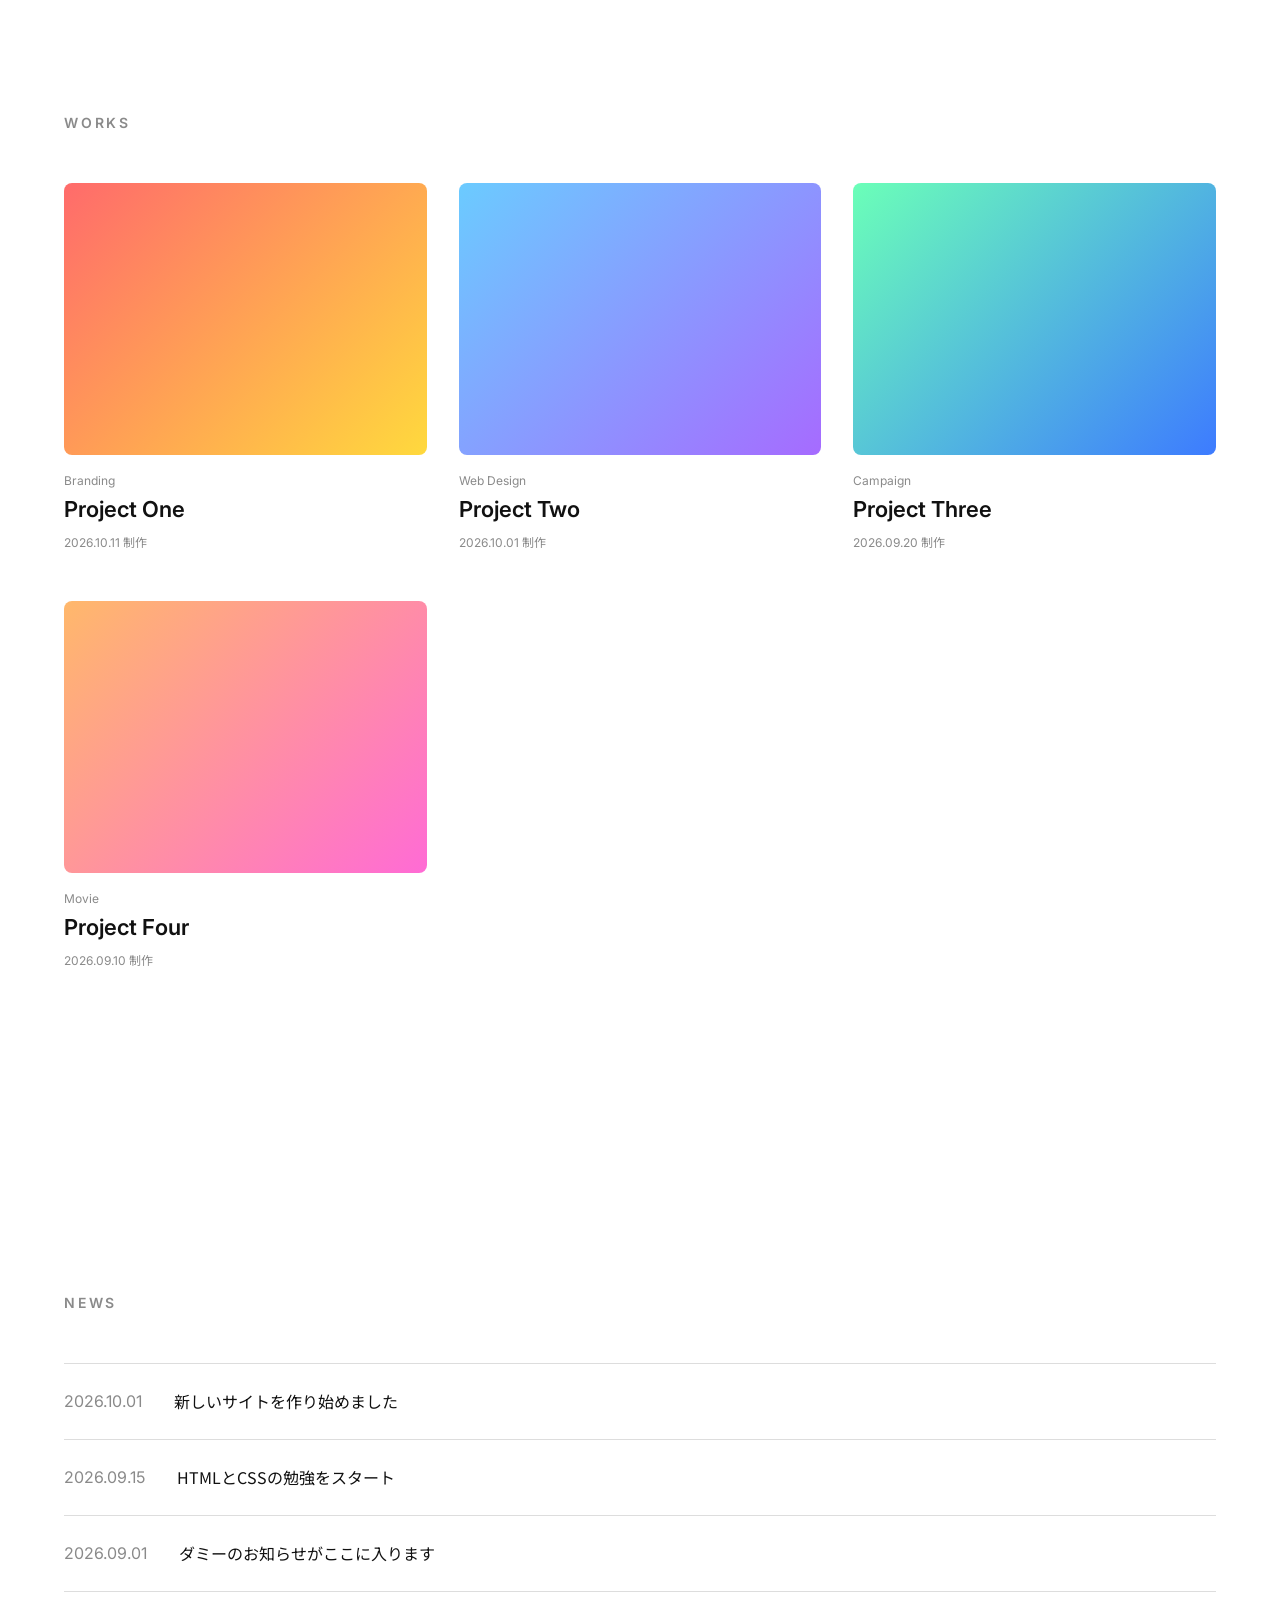
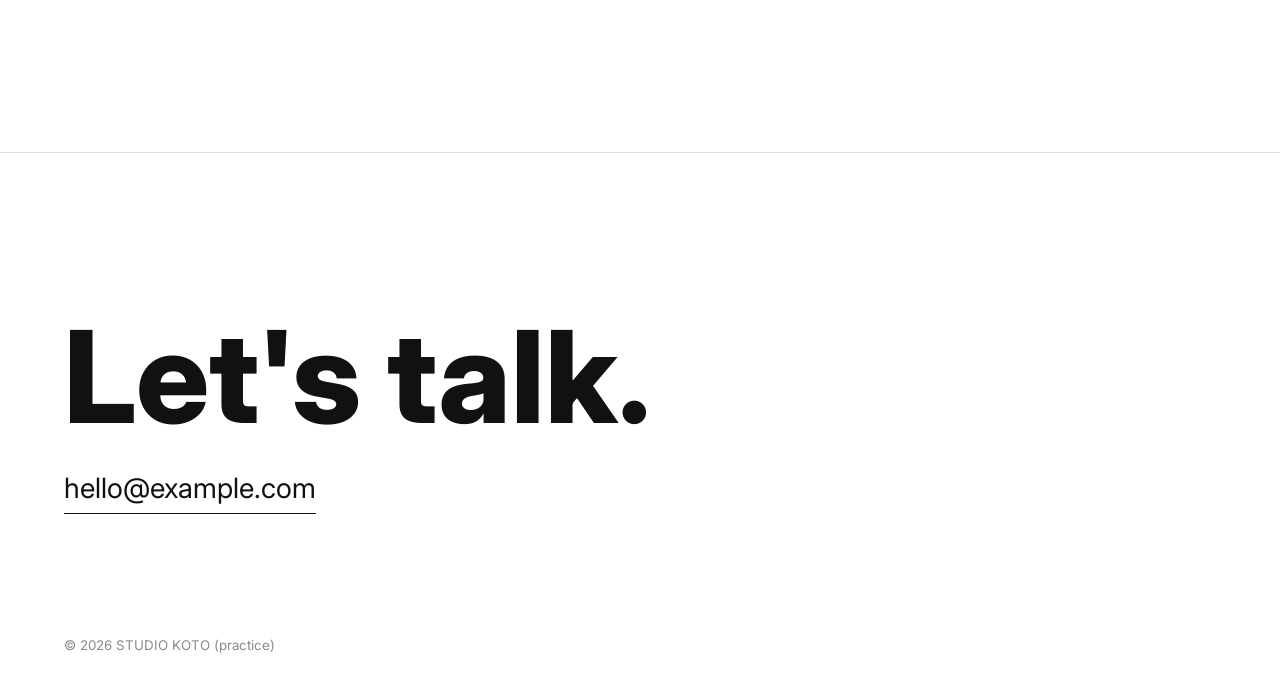
<file: practice-site/index.html>
<!DOCTYPE html>
<html lang="ja">
<head>
  <!-- 文字化けしないための設定 -->
  <meta charset="UTF-8">
  <!-- スマホで正しい幅で表示するための設定 -->
  <meta name="viewport" content="width=device-width, initial-scale=1.0">
  <title>STUDIO KOTO | 練習用サイト</title>

  <!-- Google Fonts（英字：Inter / 日本語：Noto Sans JP） -->
  <link rel="preconnect" href="https://fonts.googleapis.com">
  <link rel="preconnect" href="https://fonts.gstatic.com" crossorigin>
  <link href="https://fonts.googleapis.com/css2?family=Inter:wght@400;600;800&family=Noto+Sans+JP:wght@400;700&display=swap" rel="stylesheet">

  <!-- 自分で書くCSSファイルを読み込む -->
  <link rel="stylesheet" href="style.css">
</head>
<body>

  <!-- ===================== カスタムカーソル（JSで動かす） ===================== -->
  <div class="cursor" aria-hidden="true"></div>

  <!-- ===================== ヘッダー ===================== -->
  <header class="header">
    <a href="#" class="header__logo">STUDIO KOTO</a>

    <!-- メニューボタン（スマホ・PC共通） -->
    <button class="header__menu-btn" aria-label="メニューを開く">
      <span></span>
      <span></span>
    </button>
  </header>

  <!-- 全画面メニュー（ボタンを押すと出てくる） -->
  <nav class="menu">
    <ul class="menu__list">
      <li><a href="#works">Works</a></li>
      <li><a href="#about">About</a></li>
      <li><a href="#news">News</a></li>
      <li><a href="#contact">Contact</a></li>
    </ul>
  </nav>

  <main>
    <!-- ===================== ファーストビュー ===================== -->
    <section class="hero">
      <!-- 背景のにじむグラデーション（CSSで動かす） -->
      <div class="hero__bg" aria-hidden="true">
      </div>

      <h1 class="hero__title">
        <span>Make</span>
        <span>things</span>
        <span>different.</span>
      </h1>
      <p class="hero__sub">ちがいを、かたちにするクリエイティブスタジオ（練習用ダミー）</p>
      <p class="hero__scroll">Scroll ↓</p>
    </section>

    <!-- ===================== About ===================== -->
    <section class="section about" id="about">
      <h2 class="section__title fade-in">About</h2>
      <p class="about__lead fade-in">
        ここには会社やチームの紹介文が入ります。<br>
        練習なので、文章は自分で考えたダミーでOK。<br>
        大きな文字と広い余白で「かっこよさ」を出すのがポイントです。
      </p>
    </section>

    <!-- ===================== Works（実績一覧） ===================== -->
    <section class="section works" id="works">
      <h2 class="section__title fade-in">Works</h2>

      <!-- カードを並べる。href に作品のURL、time に制作日を書いてね -->
      <div class="works__grid">
        <a href="#" class="work-card fade-in">
          <div class="work-card__img" style="--c1:#ff6b6b; --c2:#ffd93d;"></div>
          <p class="work-card__cat">Branding</p>
          <h3 class="work-card__title">Project One</h3>
          <time class="work-card__date">2026.10.11 制作</time>
        </a>
        <a href="#" class="work-card fade-in">
          <div class="work-card__img" style="--c1:#6bcbff; --c2:#a66bff;"></div>
          <p class="work-card__cat">Web Design</p>
          <h3 class="work-card__title">Project Two</h3>
          <time class="work-card__date">2026.10.01 制作</time>
        </a>
        <a href="#" class="work-card fade-in">
          <div class="work-card__img" style="--c1:#6bffb8; --c2:#3d7bff;"></div>
          <p class="work-card__cat">Campaign</p>
          <h3 class="work-card__title">Project Three</h3>
          <time class="work-card__date">2026.09.20 制作</time>
        </a>
        <a href="#" class="work-card fade-in">
          <div class="work-card__img" style="--c1:#ffb86b; --c2:#ff6bd5;"></div>
          <p class="work-card__cat">Movie</p>
          <h3 class="work-card__title">Project Four</h3>
          <time class="work-card__date">2026.09.10 制作</time>
        </a>
      </div>
    </section>

    <!-- ===================== News ===================== -->
    <section class="section news" id="news">
      <h2 class="section__title fade-in">News</h2>
      <ul class="news__list">
        <li class="fade-in"><time>2026.10.01</time><a href="#">新しいサイトを作り始めました</a></li>
        <li class="fade-in"><time>2026.09.15</time><a href="#">HTMLとCSSの勉強をスタート</a></li>
        <li class="fade-in"><time>2026.09.01</time><a href="#">ダミーのお知らせがここに入ります</a></li>
      </ul>
    </section>
  </main>

  <!-- ===================== フッター ===================== -->
  <footer class="footer" id="contact">
    <p class="footer__catch">Let's talk.</p>
    <a href="mailto:hello@example.com" class="footer__mail">hello@example.com</a>
    <small class="footer__copy">&copy; 2026 STUDIO KOTO (practice)</small>
  </footer>

  <!-- 自分で書くJSファイル（bodyの最後で読むのが基本） -->
  <script src="script.js"></script>
</body>
</html>
</file>
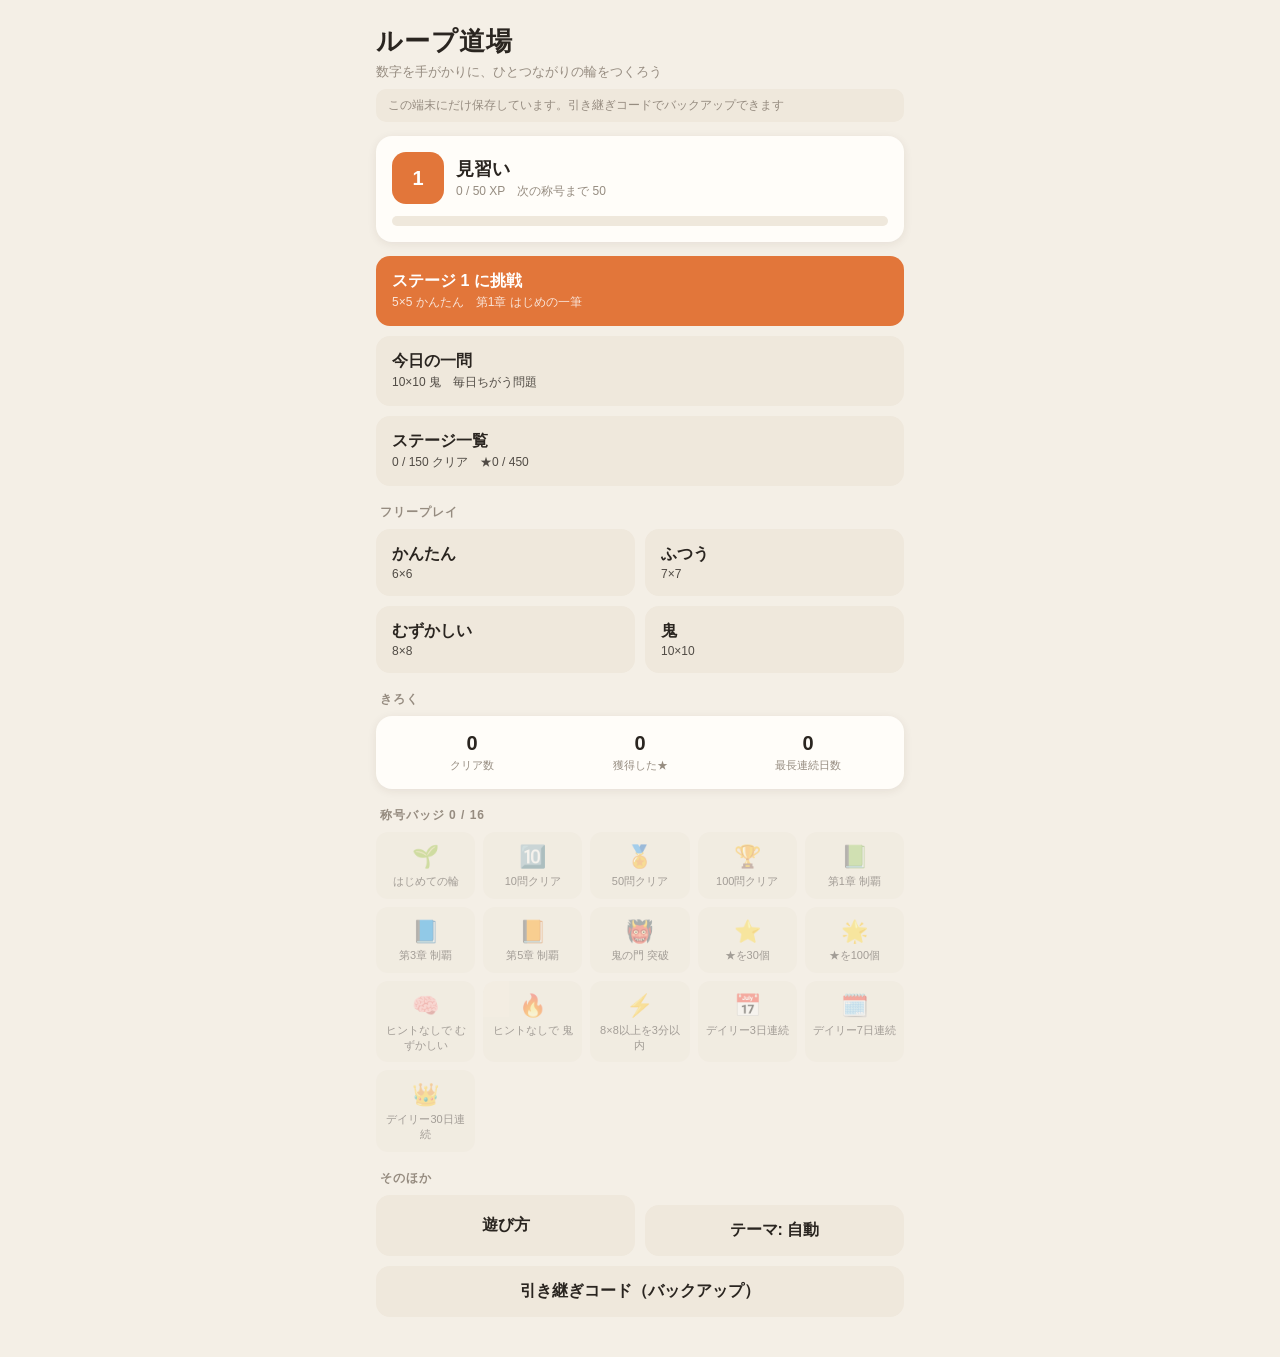
<file: slitherlink.html>
<!DOCTYPE html>
<html lang="ja">
<head>
<meta charset="UTF-8">
<meta name="viewport" content="width=device-width, initial-scale=1, maximum-scale=1, user-scalable=no">
<meta name="theme-color" content="#16171b">
<title>ループ道場</title>
<style>
:root {
  --bg: #f4efe6; --panel: #fffdf9; --panel2: #efe8dc; --ink: #2a2520; --muted: #968c80;
  --line: #2d5fd3; --accent: #e2763a; --good: #2f9e62; --bad: #d63c3c; --gold: #e7a91c;
  --dot: #4a433b; --shadow: 0 2px 10px rgba(60,40,20,.08);
}
@media (prefers-color-scheme: dark) {
  :root:not([data-theme="light"]) {
    --bg: #16171b; --panel: #22242a; --panel2: #2c2f37; --ink: #ece8e1; --muted: #8b8f99;
    --line: #6f9dff; --accent: #ff9a5c; --good: #4cc786; --bad: #ff6464; --gold: #ffc53d;
    --dot: #c9c4bb; --shadow: 0 2px 10px rgba(0,0,0,.3);
  }
}
:root[data-theme="dark"] {
  --bg: #16171b; --panel: #22242a; --panel2: #2c2f37; --ink: #ece8e1; --muted: #8b8f99;
  --line: #6f9dff; --accent: #ff9a5c; --good: #4cc786; --bad: #ff6464; --gold: #ffc53d;
  --dot: #c9c4bb; --shadow: 0 2px 10px rgba(0,0,0,.3);
}
* { box-sizing: border-box; -webkit-tap-highlight-color: transparent; }
html, body { margin: 0; background: var(--bg); color: var(--ink);
  font-family: -apple-system, "Hiragino Sans", "Hiragino Kaku Gothic ProN", "Noto Sans JP", "Yu Gothic", sans-serif; }
body { min-height: 100vh; overscroll-behavior: none; }
button { font: inherit; color: inherit; border: 0; background: none; cursor: pointer; }
.wrap { max-width: 560px; margin: 0 auto; padding: 16px 16px 40px; }
.screen { display: none; }
.screen.on { display: block; animation: fade .25s ease; }
@keyframes fade { from { opacity: 0; transform: translateY(6px); } to { opacity: 1; transform: none; } }
h1 { font-size: 26px; margin: 8px 0 4px; letter-spacing: .04em; }
.sub { color: var(--muted); font-size: 13px; margin-bottom: 16px; }
.card { background: var(--panel); border-radius: 16px; padding: 16px; box-shadow: var(--shadow); margin-bottom: 14px; }
.rank-top { display: flex; align-items: center; gap: 12px; }
.rank-badge { width: 52px; height: 52px; border-radius: 14px; background: var(--accent); color: #fff;
  display: grid; place-items: center; font-weight: 800; font-size: 20px; flex: none; }
.rank-name { font-weight: 700; font-size: 18px; }
.rank-xp { color: var(--muted); font-size: 12px; margin-top: 2px; }
.bar { height: 10px; background: var(--panel2); border-radius: 99px; overflow: hidden; margin-top: 12px; }
.bar > i { display: block; height: 100%; background: linear-gradient(90deg, var(--accent), var(--gold)); border-radius: 99px; transition: width .8s ease; }
.btn { display: block; width: 100%; padding: 15px 16px; border-radius: 14px; background: var(--panel2); font-weight: 700; font-size: 16px; text-align: left; }
.btn.primary { background: var(--accent); color: #fff; }
.btn small { display: block; font-weight: 400; font-size: 12px; opacity: .8; margin-top: 2px; }
.btn + .btn { margin-top: 10px; }
.row { display: flex; gap: 10px; }
.row > * { flex: 1; }
.label { font-size: 12px; color: var(--muted); font-weight: 700; letter-spacing: .08em; margin: 18px 4px 8px; }
.free-grid { display: grid; grid-template-columns: 1fr 1fr; gap: 10px; }
.free-grid .btn { margin: 0; }
.stats { display: grid; grid-template-columns: repeat(3, 1fr); gap: 8px; text-align: center; }
.stats b { display: block; font-size: 20px; }
.stats span { font-size: 11px; color: var(--muted); }
.badges { display: grid; grid-template-columns: repeat(auto-fill, minmax(96px, 1fr)); gap: 8px; }
.badge { background: var(--panel2); border-radius: 12px; padding: 10px 6px; text-align: center; font-size: 11px; line-height: 1.35; opacity: .4; }
.badge.got { opacity: 1; background: color-mix(in srgb, var(--gold) 22%, var(--panel)); }
.badge .ic { font-size: 22px; display: block; margin-bottom: 2px; }
.streak { color: var(--accent); font-weight: 700; }

/* stage select */
.topbar { display: flex; align-items: center; gap: 8px; margin-bottom: 10px; min-height: 44px; }
.topbar .title { flex: 1; font-weight: 700; font-size: 17px; text-align: center; }
.icon-btn { width: 44px; height: 44px; border-radius: 12px; display: grid; place-items: center; font-size: 20px; background: var(--panel); box-shadow: var(--shadow); }
.chapter { margin-bottom: 18px; }
.chapter h3 { margin: 0 4px 8px; font-size: 14px; display: flex; justify-content: space-between; }
.chapter h3 span { color: var(--muted); font-weight: 400; }
.stage-grid { display: grid; grid-template-columns: repeat(5, 1fr); gap: 8px; }
.stage { aspect-ratio: 1; border-radius: 12px; background: var(--panel); box-shadow: var(--shadow); display: flex; flex-direction: column; align-items: center; justify-content: center; font-weight: 700; font-size: 16px; }
.stage .st { font-size: 10px; color: var(--gold); letter-spacing: -1px; height: 12px; }
.stage.locked { opacity: .35; }
.stage.next { outline: 2px solid var(--accent); }

/* game */
.hud { display: flex; justify-content: space-between; align-items: center; font-size: 13px; color: var(--muted); margin: 0 2px 8px; }
.hud .timer { font-variant-numeric: tabular-nums; font-size: 18px; color: var(--ink); font-weight: 700; }
#boardWrap { position: relative; background: var(--panel); border-radius: 16px; box-shadow: var(--shadow); padding: 4px; }
#board { display: block; margin: 0 auto; touch-action: none; }
.tools { display: grid; grid-template-columns: repeat(5, 1fr); gap: 8px; margin-top: 12px; }
.tool { background: var(--panel); border-radius: 12px; padding: 8px 2px; box-shadow: var(--shadow); font-size: 11px; display: flex; flex-direction: column; align-items: center; gap: 2px; }
.tool .ic { font-size: 20px; line-height: 1.2; }
.tool.on { background: var(--accent); color: #fff; }
.tool:disabled { opacity: .35; }
#msg { min-height: 22px; text-align: center; font-size: 13px; margin-top: 10px; color: var(--muted); }
#msg.warn { color: var(--bad); }
#msg.ok { color: var(--good); }

/* modal */
.modal { position: fixed; inset: 0; background: rgba(0,0,0,.45); display: none; align-items: center; justify-content: center; padding: 16px; z-index: 20; }
.modal.on { display: flex; }
.modal .card { width: 100%; max-width: 400px; text-align: center; animation: pop .35s cubic-bezier(.2,1.4,.4,1); }
@keyframes pop { from { transform: scale(.8); opacity: 0; } to { transform: none; opacity: 1; } }
.big-stars { font-size: 40px; letter-spacing: 6px; margin: 6px 0; }
.big-stars i { font-style: normal; color: var(--panel2); display: inline-block; }
.big-stars i.got { color: var(--gold); animation: starIn .5s cubic-bezier(.2,1.6,.4,1) both; }
.big-stars i.got:nth-child(2) { animation-delay: .2s; } .big-stars i.got:nth-child(3) { animation-delay: .4s; }
@keyframes starIn { from { transform: scale(0) rotate(-90deg); } to { transform: none; } }
.res-line { display: flex; justify-content: space-between; padding: 6px 4px; border-bottom: 1px solid var(--panel2); font-size: 14px; }
.res-line:last-of-type { border-bottom: 0; }
.newbadge { background: color-mix(in srgb, var(--gold) 25%, var(--panel)); border-radius: 10px; padding: 8px; margin-top: 10px; font-size: 13px; }
.cloud { font-size: 12px; margin: -8px 0 14px; padding: 8px 12px; border-radius: 10px; background: var(--panel2); color: var(--muted); }
.cloud.ok { color: var(--good); }
.cloud.err { color: var(--bad); }
.rules { text-align: left; font-size: 14px; line-height: 1.7; }
.rules ol { padding-left: 20px; margin: 8px 0; }
#spinner { position: absolute; inset: 0; display: none; align-items: center; justify-content: center; flex-direction: column; gap: 10px; color: var(--muted); font-size: 13px; background: var(--panel); border-radius: 16px; }
#spinner.on { display: flex; }
.loop-anim { width: 36px; height: 36px; border: 4px solid var(--panel2); border-top-color: var(--line); border-radius: 50%; animation: spin .8s linear infinite; }
@keyframes spin { to { transform: rotate(360deg); } }
#confetti { position: fixed; inset: 0; pointer-events: none; z-index: 30; }
.toast { position: fixed; left: 50%; bottom: 24px; transform: translateX(-50%); background: var(--ink); color: var(--bg); padding: 10px 16px; border-radius: 99px; font-size: 13px; z-index: 40; opacity: 0; transition: opacity .3s; pointer-events: none; }
.toast.on { opacity: .95; }
</style>
</head>
<body>
<canvas id="confetti"></canvas>
<div class="toast" id="toast"></div>

<!-- HOME -->
<div class="screen on" id="home"><div class="wrap">
  <h1>ループ道場</h1>
  <div class="sub">数字を手がかりに、ひとつながりの輪をつくろう</div>
  <div class="cloud connecting" id="cloudStat">アカウントに接続中…</div>

  <div class="card">
    <div class="rank-top">
      <div class="rank-badge" id="rankLv">1</div>
      <div style="flex:1">
        <div class="rank-name" id="rankName">見習い</div>
        <div class="rank-xp" id="rankXp">0 / 50 XP</div>
      </div>
    </div>
    <div class="bar"><i id="rankBar" style="width:0%"></i></div>
  </div>

  <button class="btn primary" id="btnNext">ステージ 1 に挑戦<small id="btnNextSub">5×5 かんたん</small></button>
  <button class="btn" id="btnResume" style="display:none">つづきから<small id="btnResumeSub"></small></button>
  <button class="btn" id="btnDaily">今日の一問 <span class="streak" id="streakTxt"></span><small id="dailySub"></small></button>
  <button class="btn" id="btnStages">ステージ一覧<small id="stageSub"></small></button>

  <div class="label">フリープレイ</div>
  <div class="free-grid">
    <button class="btn" data-free="0">かんたん<small>6×6</small></button>
    <button class="btn" data-free="1">ふつう<small>7×7</small></button>
    <button class="btn" data-free="2">むずかしい<small>8×8</small></button>
    <button class="btn" data-free="3">鬼<small>10×10</small></button>
  </div>

  <div class="label">きろく</div>
  <div class="card">
    <div class="stats">
      <div><b id="stClears">0</b><span>クリア数</span></div>
      <div><b id="stStars">0</b><span>獲得した★</span></div>
      <div><b id="stBestStreak">0</b><span>最長連続日数</span></div>
    </div>
  </div>

  <div class="label">称号バッジ <span id="badgeCount"></span></div>
  <div class="badges" id="badges"></div>

  <div class="label">そのほか</div>
  <div class="row">
    <button class="btn" id="btnRules" style="text-align:center">遊び方</button>
    <button class="btn" id="btnTheme" style="text-align:center">テーマ: 自動</button>
  </div>
  <button class="btn" id="btnBackup" style="text-align:center;margin-top:10px">引き継ぎコード（バックアップ）</button>
</div></div>

<!-- STAGES -->
<div class="screen" id="stages"><div class="wrap">
  <div class="topbar"><button class="icon-btn" data-home>‹</button><div class="title">ステージ一覧</div><div style="width:44px"></div></div>
  <div id="chapters"></div>
</div></div>

<!-- GAME -->
<div class="screen" id="game"><div class="wrap">
  <div class="topbar">
    <button class="icon-btn" data-home>‹</button>
    <div class="title" id="gTitle">ステージ 1</div>
    <button class="icon-btn" id="btnHelp">?</button>
  </div>
  <div class="hud">
    <span id="gInfo">5×5 かんたん</span>
    <span class="timer" id="gTimer">0:00</span>
    <span id="gPar">★3 目標 1:30</span>
  </div>
  <div id="boardWrap">
    <canvas id="board"></canvas>
    <div id="spinner"><div class="loop-anim"></div><div id="spinTxt">問題をつくっています…</div></div>
  </div>
  <div id="msg">タップで線を引く・もう一度で消す。なぞると連続で引けます</div>
  <div class="tools">
    <button class="tool" id="tUndo"><span class="ic">↶</span>戻す</button>
    <button class="tool" id="tRedo"><span class="ic">↷</span>進む</button>
    <button class="tool" id="tCross"><span class="ic">×</span>×モード</button>
    <button class="tool" id="tCheck"><span class="ic">✓</span>チェック</button>
    <button class="tool" id="tHint"><span class="ic">💡</span>ヒント</button>
  </div>
  <div class="row" style="margin-top:10px">
    <button class="btn" id="tReset" style="text-align:center;font-size:14px;padding:10px">最初から</button>
  </div>
</div></div>

<!-- CLEAR MODAL -->
<div class="modal" id="clearModal"><div class="card">
  <div style="font-size:22px;font-weight:800" id="cTitle">クリア！</div>
  <div class="big-stars" id="cStars"><i>★</i><i>★</i><i>★</i></div>
  <div id="cLines"></div>
  <div class="bar" style="margin:14px 0 4px"><i id="cBar" style="width:0%"></i></div>
  <div class="rank-xp" id="cRank" style="text-align:left"></div>
  <div id="cBadges"></div>
  <div class="row" style="margin-top:14px">
    <button class="btn" id="cHome" style="text-align:center">ホーム</button>
    <button class="btn primary" id="cNext" style="text-align:center">次へ</button>
  </div>
</div></div>

<!-- BACKUP MODAL -->
<div class="modal" id="backupModal"><div class="card rules">
  <div style="font-size:18px;font-weight:800;text-align:center">引き継ぎコード</div>
  <p style="font-size:13px;color:var(--muted);margin:8px 0">このコードを保存しておけば、別の端末やブラウザで「復元」に貼り付けて進み具合を戻せます。今ある記録と合体するので、どちらの記録も消えません。</p>
  <textarea id="bkText" rows="5" style="width:100%;font:12px/1.4 ui-monospace,Menlo,monospace;border-radius:10px;border:1px solid var(--panel2);background:var(--bg);color:var(--ink);padding:8px;word-break:break-all"></textarea>
  <div id="bkMsg" style="font-size:13px;min-height:20px;margin-top:6px"></div>
  <div class="row" style="margin-top:8px">
    <button class="btn" id="bkCopy" style="text-align:center">コピー</button>
    <button class="btn" id="bkLoad" style="text-align:center">貼り付けて復元</button>
  </div>
  <button class="btn primary" id="bkClose" style="text-align:center;margin-top:10px">閉じる</button>
</div></div>

<!-- RULES MODAL -->
<div class="modal" id="rulesModal"><div class="card rules">
  <div style="font-size:18px;font-weight:800;text-align:center">遊び方</div>
  <ol>
    <li>点と点の間に線を引いて、<b>ひとつながりの輪（ループ）</b>をつくります。</li>
    <li>数字は、そのマスの<b>まわり4辺のうち線が引かれる本数</b>です。</li>
    <li>線は枝分かれも交差もしません。輪はひとつだけです。</li>
    <li>数字のないマスは何本でもOK。</li>
  </ol>
  <div style="color:var(--muted);font-size:13px">
    操作：辺をタップで線を引き、もう一度タップで消えます。×をつけたいときは「×モード」に切り替えてください。点から点へなぞると連続で線が引けます（線の上からなぞると消せます）。<br>
    ×は「ここには線が来ない」というメモです。<br>
    ★1 クリア　★2 ヒントなし　★3 ヒントなし＆目標タイム以内
  </div>
  <button class="btn primary" id="rulesClose" style="text-align:center;margin-top:14px">わかった</button>
</div></div>

<script id="engine">
// ===== Slitherlink engine (generator / solver) =====
var SL = (function () {
  function makeRng(seed) {
    var a = seed >>> 0;
    return function () {
      a = (a + 0x6D2B79F5) | 0;
      var t = Math.imul(a ^ (a >>> 15), 1 | a);
      t = (t + Math.imul(t ^ (t >>> 7), 61 | t)) ^ t;
      return ((t ^ (t >>> 14)) >>> 0) / 4294967296;
    };
  }
  function hashStr(s) {
    var h = 2166136261;
    for (var i = 0; i < s.length; i++) { h ^= s.charCodeAt(i); h = Math.imul(h, 16777619); }
    return h >>> 0;
  }

  // ---- topology ----
  function Topo(R, C) {
    var t = { R: R, C: C };
    var H = (R + 1) * C, V = R * (C + 1);
    t.H = H; t.E = H + V; t.NV = (R + 1) * (C + 1); t.NC = R * C;
    t.hId = function (r, c) { return r * C + c; };
    t.vId = function (r, c) { return H + r * (C + 1) + c; };
    t.ptId = function (r, c) { return r * (C + 1) + c; };
    t.edgeV = []; t.edgeCells = []; t.cellEdges = []; t.vertEdges = [];
    for (var i = 0; i < t.NV; i++) t.vertEdges.push([]);
    for (var e = 0; e < t.E; e++) {
      var a, b, cells = [];
      if (e < H) {
        var r = Math.floor(e / C), c = e % C;
        a = t.ptId(r, c); b = t.ptId(r, c + 1);
        if (r > 0) cells.push((r - 1) * C + c);
        if (r < R) cells.push(r * C + c);
      } else {
        var k = e - H, r2 = Math.floor(k / (C + 1)), c2 = k % (C + 1);
        a = t.ptId(r2, c2); b = t.ptId(r2 + 1, c2);
        if (c2 > 0) cells.push(r2 * C + c2 - 1);
        if (c2 < C) cells.push(r2 * C + c2);
      }
      t.edgeV.push([a, b]); t.edgeCells.push(cells);
      t.vertEdges[a].push(e); t.vertEdges[b].push(e);
    }
    for (var r3 = 0; r3 < R; r3++) for (var c3 = 0; c3 < C; c3++) {
      t.cellEdges.push([t.hId(r3, c3), t.hId(r3 + 1, c3), t.vId(r3, c3), t.vId(r3, c3 + 1)]);
    }
    return t;
  }

  // ---- loop generation (region growing) ----
  function genLoop(R, C, rng) {
    var N = R * C;
    for (var attempt = 0; attempt < 50; attempt++) {
      var ins = new Uint8Array(N);
      var start = Math.floor(rng() * N);
      ins[start] = 1;
      var count = 1;
      var target = Math.floor(N * (0.5 + rng() * 0.15));
      var fails = 0;
      while (count < target && fails < N * 6) {
        // frontier
        var fr = [];
        for (var i = 0; i < N; i++) {
          if (ins[i]) continue;
          var nb = insideNeighbors(ins, R, C, i);
          if (nb > 0) { fr.push(i); if (nb === 1) { fr.push(i); fr.push(i); } }
        }
        if (!fr.length) break;
        var cand = fr[Math.floor(rng() * fr.length)];
        ins[cand] = 1;
        if (validRegion(ins, R, C)) count++;
        else { ins[cand] = 0; fails++; }
      }
      if (count >= N * 0.4) return ins;
    }
    return ins;
  }
  function insideNeighbors(ins, R, C, i) {
    var r = Math.floor(i / C), c = i % C, n = 0;
    if (r > 0 && ins[i - C]) n++;
    if (r < R - 1 && ins[i + C]) n++;
    if (c > 0 && ins[i - 1]) n++;
    if (c < C - 1 && ins[i + 1]) n++;
    return n;
  }
  function cellIn(ins, R, C, r, c) {
    if (r < 0 || c < 0 || r >= R || c >= C) return 0;
    return ins[r * C + c];
  }
  function validRegion(ins, R, C) {
    // no checkerboard at any vertex
    for (var r = 0; r <= R; r++) for (var c = 0; c <= C; c++) {
      var a = cellIn(ins, R, C, r - 1, c - 1), b = cellIn(ins, R, C, r - 1, c),
        d = cellIn(ins, R, C, r, c - 1), e = cellIn(ins, R, C, r, c);
      if (a === e && b === d && a !== b) return false;
    }
    // every outside cell connected to exterior
    var N = R * C, seen = new Uint8Array(N), q = [];
    for (var i = 0; i < N; i++) {
      var rr = Math.floor(i / C), cc = i % C;
      if (!ins[i] && (rr === 0 || cc === 0 || rr === R - 1 || cc === C - 1)) { seen[i] = 1; q.push(i); }
    }
    while (q.length) {
      var x = q.pop(), xr = Math.floor(x / C), xc = x % C;
      var ns = [];
      if (xr > 0) ns.push(x - C); if (xr < R - 1) ns.push(x + C);
      if (xc > 0) ns.push(x - 1); if (xc < C - 1) ns.push(x + 1);
      for (var j = 0; j < ns.length; j++) { var y = ns[j]; if (!ins[y] && !seen[y]) { seen[y] = 1; q.push(y); } }
    }
    for (var k = 0; k < N; k++) if (!ins[k] && !seen[k]) return false;
    return true;
  }

  function solutionFromRegion(t, ins) {
    var sol = new Int8Array(t.E);
    for (var e = 0; e < t.E; e++) {
      var cs = t.edgeCells[e];
      var a = cs.length > 0 ? ins[cs[0]] : 0;
      var b = cs.length > 1 ? ins[cs[1]] : 0;
      sol[e] = (a !== b) ? 1 : 0;
    }
    return sol;
  }
  function cluesFromSolution(t, sol) {
    var cl = new Int8Array(t.NC);
    for (var i = 0; i < t.NC; i++) {
      var n = 0, ce = t.cellEdges[i];
      for (var j = 0; j < 4; j++) n += sol[ce[j]];
      cl[i] = n;
    }
    return cl;
  }

  // ---- solver ----
  // state: Int8Array of edges: -1 unknown, 0 cross, 1 line
  // clues: Int8Array, -1 = none
  function Solver(t, clues) {
    this.t = t; this.clues = clues;
  }
  // returns false on contradiction. Mutates s.
  Solver.prototype.propagate = function (s) {
    var t = this.t, clues = this.clues;
    var cq = [], vq = [], inC = new Uint8Array(t.NC), inV = new Uint8Array(t.NV);
    var i;
    for (i = 0; i < t.NC; i++) if (clues[i] >= 0) { cq.push(i); inC[i] = 1; }
    for (i = 0; i < t.NV; i++) { vq.push(i); inV[i] = 1; }
    var self = this;
    function setE(e, val) {
      if (s[e] === val) return true;
      if (s[e] !== -1) return false;
      s[e] = val;
      var cs = t.edgeCells[e];
      for (var k = 0; k < cs.length; k++) if (clues[cs[k]] >= 0 && !inC[cs[k]]) { inC[cs[k]] = 1; cq.push(cs[k]); }
      var vs = t.edgeV[e];
      for (var k2 = 0; k2 < 2; k2++) if (!inV[vs[k2]]) { inV[vs[k2]] = 1; vq.push(vs[k2]); }
      return true;
    }
    for (;;) {
      while (cq.length || vq.length) {
        if (cq.length) {
          var c = cq.pop(); inC[c] = 0;
          var ce = t.cellEdges[c], ln = 0, un = 0;
          for (i = 0; i < 4; i++) { if (s[ce[i]] === 1) ln++; else if (s[ce[i]] === -1) un++; }
          var n = clues[c];
          if (ln > n || ln + un < n) return false;
          if (un) {
            if (ln === n) { for (i = 0; i < 4; i++) if (s[ce[i]] === -1 && !setE(ce[i], 0)) return false; }
            else if (ln + un === n) { for (i = 0; i < 4; i++) if (s[ce[i]] === -1 && !setE(ce[i], 1)) return false; }
          }
        } else {
          var v = vq.pop(); inV[v] = 0;
          var ve = t.vertEdges[v], l2 = 0, u2 = 0;
          for (i = 0; i < ve.length; i++) { if (s[ve[i]] === 1) l2++; else if (s[ve[i]] === -1) u2++; }
          if (l2 > 2) return false;
          if (l2 === 1 && u2 === 0) return false;
          if (u2) {
            if (l2 === 2 || (l2 === 0 && u2 === 1)) { for (i = 0; i < ve.length; i++) if (s[ve[i]] === -1 && !setE(ve[i], 0)) return false; }
            else if (l2 === 1 && u2 === 1) { for (i = 0; i < ve.length; i++) if (s[ve[i]] === -1 && !setE(ve[i], 1)) return false; }
          }
        }
      }
      // loop rule
      var lr = this.loopRule(s, setE);
      if (lr === false) return false;
      if (lr === 0) return true; // no change
    }
  };
  // returns false contradiction, 0 no change, 1 changed
  Solver.prototype.loopRule = function (s, setE) {
    var t = this.t, clues = this.clues;
    var par = new Int32Array(t.NV);
    for (var i = 0; i < t.NV; i++) par[i] = i;
    function find(x) { while (par[x] !== x) { par[x] = par[par[x]]; x = par[x]; } return x; }
    var totalLines = 0, cycle = false, cycleRoot = -1;
    var compEdges = new Int32Array(t.NV);
    for (var e = 0; e < t.E; e++) {
      if (s[e] !== 1) continue;
      totalLines++;
      var a = find(t.edgeV[e][0]), b = find(t.edgeV[e][1]);
      if (a === b) { cycle = true; cycleRoot = a; compEdges[a]++; }
      else { par[a] = b; compEdges[b] += compEdges[a] + 1; }
    }
    if (cycle) {
      cycleRoot = find(cycleRoot);
      if (compEdges[cycleRoot] !== totalLines) return false;
      for (var c = 0; c < t.NC; c++) {
        if (clues[c] < 0) continue;
        var ce = t.cellEdges[c], ln = 0;
        for (var j = 0; j < 4; j++) if (s[ce[j]] === 1) ln++;
        if (ln !== clues[c]) return false;
      }
      var ch = 0;
      for (var e2 = 0; e2 < t.E; e2++) if (s[e2] === -1) { s[e2] = 0; ch = 1; }
      return ch;
    }
    var changed = 0;
    // unsatisfied clue count precompute
    var deficit = 0;
    var cellLines = new Int8Array(t.NC);
    for (var c2 = 0; c2 < t.NC; c2++) {
      var ce2 = t.cellEdges[c2], l = 0;
      for (var j2 = 0; j2 < 4; j2++) if (s[ce2[j2]] === 1) l++;
      cellLines[c2] = l;
      if (clues[c2] >= 0 && l !== clues[c2]) deficit += clues[c2] - l;
    }
    for (var e3 = 0; e3 < t.E; e3++) {
      if (s[e3] !== -1) continue;
      var a3 = find(t.edgeV[e3][0]), b3 = find(t.edgeV[e3][1]);
      if (a3 !== b3) continue;
      // closing this edge makes a cycle; valid only if it completes the puzzle
      var ok = compEdges[a3] === totalLines;
      if (ok) {
        // all clue cells must be satisfied after adding e3
        var cs = t.edgeCells[e3], fix = 0;
        for (var k = 0; k < cs.length; k++) {
          var cc = cs[k];
          if (clues[cc] >= 0) {
            if (cellLines[cc] + 1 > clues[cc]) ok = false;
            else fix += 1;
          }
        }
        if (ok && deficit !== fix) ok = false;
      }
      if (!ok) { if (!setE(e3, 0)) return false; changed = 1; }
    }
    return changed;
  };
  Solver.prototype.isSolved = function (s) {
    var t = this.t;
    for (var e = 0; e < t.E; e++) if (s[e] === -1) return false;
    return this.validComplete(s);
  };
  Solver.prototype.validComplete = function (s) {
    var t = this.t, clues = this.clues;
    for (var c = 0; c < t.NC; c++) {
      if (clues[c] < 0) continue;
      var ce = t.cellEdges[c], ln = 0;
      for (var j = 0; j < 4; j++) if (s[ce[j]] === 1) ln++;
      if (ln !== clues[c]) return false;
    }
    var start = -1, total = 0;
    for (var v = 0; v < t.NV; v++) {
      var ve = t.vertEdges[v], d = 0;
      for (var i = 0; i < ve.length; i++) if (s[ve[i]] === 1) d++;
      if (d !== 0 && d !== 2) return false;
    }
    for (var e = 0; e < t.E; e++) if (s[e] === 1) { total++; if (start < 0) start = e; }
    if (!total) return false;
    // walk loop
    var seen = new Uint8Array(t.E), cnt = 0, cur = start, vtx = t.edgeV[start][0];
    for (;;) {
      seen[cur] = 1; cnt++;
      var nv = t.edgeV[cur][0] === vtx ? t.edgeV[cur][1] : t.edgeV[cur][0];
      var nx = -1, ve2 = t.vertEdges[nv];
      for (var k = 0; k < ve2.length; k++) if (s[ve2[k]] === 1 && ve2[k] !== cur) nx = ve2[k];
      if (nx === start || nx < 0) break;
      if (seen[nx]) return false;
      vtx = nv; cur = nx;
    }
    return cnt === total;
  };
  Solver.prototype.unknowns = function (s) { var n = 0; for (var e = 0; e < s.length; e++) if (s[e] === -1) n++; return n; };

  // level 1 trial: assume, propagate, contradiction => opposite. returns false on contradiction
  // opts.intersect: also fix edges common to both branches
  Solver.prototype.trialSolve = function (s, opts) {
    opts = opts || {};
    if (!this.propagate(s)) return false;
    var t = this.t, progress = true, rounds = 0;
    while (progress && this.unknowns(s) > 0) {
      progress = false;
      for (var e = 0; e < t.E; e++) {
        if (s[e] !== -1) continue;
        var a = s.slice(); a[e] = 1;
        var okA = this.propagate(a);
        if (!okA) { s[e] = 0; if (!this.propagate(s)) return false; progress = true; rounds++; continue; }
        var b = s.slice(); b[e] = 0;
        var okB = this.propagate(b);
        if (!okB) { s[e] = 1; if (!this.propagate(s)) return false; progress = true; rounds++; continue; }
        if (opts.intersect) {
          var ch = false;
          for (var k = 0; k < t.E; k++) if (s[k] === -1 && a[k] !== -1 && a[k] === b[k]) { s[k] = a[k]; ch = true; }
          if (ch) { if (!this.propagate(s)) return false; progress = true; rounds++; }
        }
      }
    }
    this.lastRounds = rounds;
    return true;
  };

  // count solutions up to limit
  Solver.prototype.count = function (s, limit) {
    var self = this, t = this.t, found = 0;
    function rec(st) {
      if (!self.propagate(st)) return;
      // pick branch edge: unknown edge at a vertex with degree 1
      var pick = -1;
      for (var v = 0; v < t.NV && pick < 0; v++) {
        var ve = t.vertEdges[v], l = 0, u = -1;
        for (var i = 0; i < ve.length; i++) { if (st[ve[i]] === 1) l++; else if (st[ve[i]] === -1) u = ve[i]; }
        if (l === 1 && u >= 0) pick = u;
      }
      if (pick < 0) for (var e = 0; e < t.E; e++) if (st[e] === -1) { pick = e; break; }
      if (pick < 0) { if (self.validComplete(st)) found++; return; }
      var a = st.slice(); a[pick] = 1; rec(a);
      if (found >= limit) return;
      var b = st.slice(); b[pick] = 0; rec(b);
    }
    rec(s.slice());
    return found;
  };

  function blank(t) { var s = new Int8Array(t.E); s.fill(-1); return s; }

  // level: 0 easy(propagation), 1 normal(trial), 2 hard(trial+intersect), 3 expert(any unique)
  function solvableAt(t, clues, level) {
    var sv = new Solver(t, clues), s = blank(t);
    if (level === 0) { if (!sv.propagate(s)) return false; return sv.isSolved(s); }
    if (level === 1 || level === 2) { if (!sv.trialSolve(s, { intersect: level === 2 })) return false; return sv.isSolved(s); }
    if (!sv.trialSolve(s, { intersect: true })) return false;
    if (sv.unknowns(s) === 0) return sv.isSolved(s);
    return sv.count(s, 2) === 1;
  }

  function generate(R, C, level, seed) {
    var rng = makeRng(seed);
    var t = Topo(R, C);
    for (var tries = 0; tries < 20; tries++) {
      var ins = genLoop(R, C, rng);
      var sol = solutionFromRegion(t, ins);
      var full = cluesFromSolution(t, sol);
      var clues = Int8Array.from(full);
      if (!solvableAt(t, clues, level)) continue;
      // removal order
      var order = [];
      for (var i = 0; i < t.NC; i++) order.push(i);
      for (var j = order.length - 1; j > 0; j--) { var k = Math.floor(rng() * (j + 1)); var tmp = order[j]; order[j] = order[k]; order[k] = tmp; }
      for (var m = 0; m < order.length; m++) {
        var c = order[m], old = clues[c];
        clues[c] = -1;
        if (!solvableAt(t, clues, level)) clues[c] = old;
      }
      // for higher levels, make sure it isn't trivially solvable at lower level
      if (level >= 1 && solvableAt(t, clues, 0) && tries < 8) continue;
      if (level >= 3 && solvableAt(t, clues, 2) && tries < 8) continue;
      return { R: R, C: C, level: level, clues: Array.from(clues), sol: Array.from(sol) };
    }
    return { R: R, C: C, level: level, clues: Array.from(clues), sol: Array.from(sol) };
  }

  // hint: find an edge forced from the current (correct) state
  function hint(t, clues, state, sol) {
    var sv = new Solver(t, clues);
    // first: wrong edges
    for (var e = 0; e < t.E; e++) {
      if (state[e] === 1 && sol[e] === 0) return { type: 'wrong', edge: e };
      if (state[e] === 0 && sol[e] === 1) return { type: 'wrong', edge: e };
    }
    var s = Int8Array.from(state);
    var p = s.slice();
    if (sv.propagate(p)) {
      var c = pickNew(s, p, t);
      if (c >= 0) return { type: 'logic', edge: c, val: sol[c] };
    }
    // trial
    for (var e2 = 0; e2 < t.E; e2++) {
      if (s[e2] !== -1) continue;
      var a = s.slice(); a[e2] = 1 - sol[e2];
      if (!sv.propagate(a)) return { type: 'trial', edge: e2, val: sol[e2] };
    }
    for (var e3 = 0; e3 < t.E; e3++) if (s[e3] === -1 && sol[e3] === 1) return { type: 'reveal', edge: e3, val: 1 };
    for (var e4 = 0; e4 < t.E; e4++) if (s[e4] === -1) return { type: 'reveal', edge: e4, val: sol[e4] };
    return null;
  }
  function pickNew(s, p, t) {
    // prefer line edges adjacent to existing lines
    var best = -1, bestScore = -1;
    for (var e = 0; e < t.E; e++) {
      if (s[e] !== -1 || p[e] === -1) continue;
      var sc = p[e] === 1 ? 2 : 1;
      var vs = t.edgeV[e];
      for (var k = 0; k < 2; k++) { var ve = t.vertEdges[vs[k]]; for (var i = 0; i < ve.length; i++) if (s[ve[i]] === 1) sc += 2; }
      if (sc > bestScore) { bestScore = sc; best = e; }
    }
    return best;
  }

  return { makeRng: makeRng, hashStr: hashStr, Topo: Topo, Solver: Solver, generate: generate, solvableAt: solvableAt, hint: hint, blank: blank };
})();
if (typeof module !== 'undefined') module.exports = SL;

</script>
<script>
(function () {
'use strict';
var $ = function (id) { return document.getElementById(id); };

// ---------- storage ----------
var mem = {};
var SYNC_RE = /^sl_(prog|last|save_|free_|theme|seenRules|tip)/;
var store = {
  raw: function (k) { if (k in mem) return mem[k]; try { return localStorage.getItem(k); } catch (e) { return null; } },
  get: function (k, d) { var v = store.raw(k); if (!v) return d; try { return JSON.parse(v); } catch (e) { return d; } },
  set: function (k, v) { var j = JSON.stringify(v); mem[k] = j; try { localStorage.setItem(k, j); } catch (e) {} if (SYNC_RE.test(k)) cloudDirty(); },
  del: function (k) { mem[k] = null; try { localStorage.removeItem(k); } catch (e) {} if (SYNC_RE.test(k)) cloudDirty(); },
  keys: function () {
    var ks = {}, k;
    for (k in mem) ks[k] = 1;
    try { for (var i = 0; i < localStorage.length; i++) ks[localStorage.key(i)] = 1; } catch (e) {}
    return Object.keys(ks);
  }
};
// collect everything worth keeping (progress, in-progress boards, settings)
function snapshotSync() {
  var o = {};
  store.keys().forEach(function (k) { if (SYNC_RE.test(k)) { var v = store.raw(k); if (v) o[k] = v; } });
  return o;
}
// merge a saved set of keys into this device (never loses progress on either side)
function mergeIn(keys) {
  Object.keys(keys).forEach(function (k) {
    if (!SYNC_RE.test(k) || typeof keys[k] !== 'string') return;
    var theirs; try { theirs = JSON.parse(keys[k]); } catch (e) { return; }
    if (k === 'sl_prog') { store.set(k, mergeProg(store.get(k, null), theirs)); return; }
    if (store.raw(k) == null) store.set(k, theirs);
    else if (/^sl_save_/.test(k)) { var mine = store.get(k, {}); if ((theirs.elapsed || 0) > (mine.elapsed || 0)) store.set(k, theirs); }
  });
}
function mergeProg(a, b) {
  if (!a) return b; if (!b) return a;
  var r = JSON.parse(JSON.stringify(a));
  var mx = function (x, y) { return Math.max(x || 0, y || 0); };
  r.xp = mx(a.xp, b.xp); r.clears = mx(a.clears, b.clears); r.speed = a.speed || b.speed;
  r.stages = r.stages || {};
  Object.keys(b.stages || {}).forEach(function (n) {
    var x = r.stages[n], y = b.stages[n];
    r.stages[n] = !x ? y : { stars: mx(x.stars, y.stars), time: Math.min(x.time || 1e9, y.time || 1e9) };
  });
  ['byLevel', 'noHintLv'].forEach(function (f) { var u = r[f] || [0, 0, 0, 0], v = b[f] || []; r[f] = u.map(function (q, i) { return mx(q, v[i]); }); });
  r.badges = Object.assign({}, b.badges || {}, r.badges || {});
  var da = a.daily || {}, db = b.daily || {};
  var d = { done: Object.assign({}, db.done || {}, da.done || {}), best: mx(da.best, db.best) };
  var useB = db.last && (!da.last || dayDiff(da.last, db.last) > 0 || (da.last === db.last && (db.streak || 0) > (da.streak || 0)));
  d.last = useB ? db.last : (da.last || null); d.streak = useB ? (db.streak || 0) : (da.streak || 0);
  r.daily = d;
  return r;
}

// ---------- cloud save (Claude account) ----------
var cloud = { ref: null, timer: 0, writing: false, dirty: false, state: 'connecting' };
function cloudDirty() {
  if (!cloud.ref) return;
  cloud.dirty = true; clearTimeout(cloud.timer); cloud.timer = setTimeout(flushCloud, 1500);
}
function flushCloud() {
  if (!cloud.ref || !cloud.dirty) return;
  if (cloud.writing) { cloud.timer = setTimeout(flushCloud, 1000); return; }
  cloud.dirty = false; cloud.writing = true;
  cloud.ref.set({ v: 1, keys: snapshotSync(), updatedAt: Date.now() }).then(function () {
    cloud.writing = false; setCloud('ok');
    if (cloud.dirty) cloud.timer = setTimeout(flushCloud, 1000);
  }, function (e) {
    cloud.writing = false;
    if (e && e.code === 'invalid_argument') { cloud.ref = null; setCloud('readonly'); }
    else { setCloud('err'); cloud.dirty = true; cloud.timer = setTimeout(flushCloud, 8000); }
  });
}
function setCloud(st) {
  cloud.state = st;
  var el = document.getElementById('cloudStat'); if (!el) return;
  el.className = 'cloud ' + st;
  el.textContent = ({
    connecting: 'アカウントに接続中…',
    ok: 'Claudeアカウントに自動保存中。どの端末でも続きから遊べます',
    err: 'クラウド保存に失敗しました。この端末には保存済みで、あとで自動で再送します',
    readonly: '閲覧のみの共有なので、記録はこの端末にだけ保存されます',
    none: 'この端末にだけ保存しています。引き継ぎコードでバックアップできます'
  })[st];
}
function initCloud() {
  var c = window.claude;
  if (!c || !c.use) { setCloud('none'); return; }
  Promise.all([c.use('db'), c.use('user')]).then(function (r) {
    var db = r[0], user = r[1];
    if (!db || !user) { setCloud('none'); return; }
    return user.id().then(function (id) {
      if (!id) { setCloud('none'); return; }
      var ref = db.doc('data/users/' + id + '/progress');
      var to = new Promise(function (_, rej) { setTimeout(function () { rej({ code: 'timeout' }); }, 10000); });
      return Promise.race([ref.get(), to]).then(function (snap) {
        cloud.ref = ref;
        if (snap.exists) { var d = snap.data(); if (d && d.keys) mergeIn(d.keys); }
        reloadProg();
        cloud.dirty = true; flushCloud();
      });
    });
  }).catch(function () { setCloud('err'); });
}
function reloadProg() {
  prog = normProg(store.get('sl_prog', null));
  theme = store.get('sl_theme', 'auto'); applyTheme();
  if ($('home').classList.contains('on')) renderHome();
  if ($('stages').classList.contains('on')) renderStages();
}

var prog = store.get('sl_prog', null) || {};
prog.xp = prog.xp || 0; prog.stages = prog.stages || {}; prog.clears = prog.clears || 0;
prog.byLevel = prog.byLevel || [0, 0, 0, 0]; prog.badges = prog.badges || {};
prog.daily = prog.daily || { last: null, streak: 0, best: 0, done: {} };
prog.noHintLv = prog.noHintLv || [0, 0, 0, 0];
function normProg(p) {
  p = p || {};
  p.xp = p.xp || 0; p.stages = p.stages || {}; p.clears = p.clears || 0;
  p.byLevel = p.byLevel || [0, 0, 0, 0]; p.badges = p.badges || {};
  p.daily = p.daily || { last: null, streak: 0, best: 0, done: {} }; p.daily.done = p.daily.done || {};
  p.noHintLv = p.noHintLv || [0, 0, 0, 0];
  return p;
}
function saveProg() { store.set('sl_prog', prog); }

// ---------- definitions ----------
var LV_NAME = ['かんたん', 'ふつう', 'むずかしい', '鬼'];
var LV_XP = [10, 25, 50, 100];
var CHAPTERS = [
  { name: '第1章 はじめの一筆', from: 1, to: 10, R: 5, C: 5, lv: 0, par: 90 },
  { name: '第2章 輪をひろげて', from: 11, to: 25, R: 6, C: 6, lv: 0, par: 150 },
  { name: '第3章 仮定と矛盾', from: 26, to: 40, R: 7, C: 7, lv: 1, par: 300 },
  { name: '第4章 見えない道', from: 41, to: 55, R: 8, C: 8, lv: 1, par: 420 },
  { name: '第5章 論理の森', from: 56, to: 75, R: 8, C: 8, lv: 2, par: 540 },
  { name: '第6章 大きな輪', from: 76, to: 95, R: 10, C: 10, lv: 2, par: 900 },
  { name: '第7章 鬼の門', from: 96, to: 110, R: 10, C: 10, lv: 3, par: 1200 },
  { name: '終章 果てなき輪', from: 111, to: 150, R: 12, C: 12, lv: 3, par: 1800 }
];
var MAX_STAGE = 150;
function stageCfg(n) {
  for (var i = 0; i < CHAPTERS.length; i++) if (n <= CHAPTERS[i].to) return CHAPTERS[i];
  return CHAPTERS[CHAPTERS.length - 1];
}
var FREE = [
  { R: 6, C: 6, lv: 0, par: 150 }, { R: 7, C: 7, lv: 1, par: 300 },
  { R: 8, C: 8, lv: 2, par: 540 }, { R: 10, C: 10, lv: 3, par: 1200 }
];
// daily by weekday: Sun..Sat
var DAILY = [
  { R: 10, C: 10, lv: 3, par: 1200 }, { R: 6, C: 6, lv: 0, par: 150 }, { R: 7, C: 7, lv: 1, par: 300 },
  { R: 8, C: 8, lv: 1, par: 420 }, { R: 8, C: 8, lv: 2, par: 540 }, { R: 10, C: 10, lv: 2, par: 900 },
  { R: 10, C: 10, lv: 3, par: 1200 }
];
var RANKS = [
  [0, '見習い'], [50, '線引き初心者'], [150, '一筆書きびと'], [350, 'ループ職人'],
  [700, '論理の探究者'], [1200, '線の達人'], [2000, '輪の名人'], [3200, '鬼の解き手'],
  [5000, '果てなき輪の賢者'], [8000, 'ループマスター']
];
var BADGES = [
  { id: 'first', ic: '🌱', name: 'はじめての輪', test: function () { return prog.clears >= 1; } },
  { id: 'c10', ic: '🔟', name: '10問クリア', test: function () { return prog.clears >= 10; } },
  { id: 'c50', ic: '🏅', name: '50問クリア', test: function () { return prog.clears >= 50; } },
  { id: 'c100', ic: '🏆', name: '100問クリア', test: function () { return prog.clears >= 100; } },
  { id: 'ch1', ic: '📗', name: '第1章 制覇', test: function () { return chapterDone(0); } },
  { id: 'ch3', ic: '📘', name: '第3章 制覇', test: function () { return chapterDone(2); } },
  { id: 'ch5', ic: '📙', name: '第5章 制覇', test: function () { return chapterDone(4); } },
  { id: 'ch7', ic: '👹', name: '鬼の門 突破', test: function () { return chapterDone(6); } },
  { id: 'star30', ic: '⭐', name: '★を30個', test: function () { return totalStars() >= 30; } },
  { id: 'star100', ic: '🌟', name: '★を100個', test: function () { return totalStars() >= 100; } },
  { id: 'nhHard', ic: '🧠', name: 'ヒントなしで むずかしい', test: function () { return prog.noHintLv[2] >= 1; } },
  { id: 'nhOni', ic: '🔥', name: 'ヒントなしで 鬼', test: function () { return prog.noHintLv[3] >= 1; } },
  { id: 'speed', ic: '⚡', name: '8×8以上を3分以内', test: function () { return !!prog.speed; } },
  { id: 'd3', ic: '📅', name: 'デイリー3日連続', test: function () { return prog.daily.best >= 3; } },
  { id: 'd7', ic: '🗓️', name: 'デイリー7日連続', test: function () { return prog.daily.best >= 7; } },
  { id: 'd30', ic: '👑', name: 'デイリー30日連続', test: function () { return prog.daily.best >= 30; } }
];
function chapterDone(i) { var ch = CHAPTERS[i]; for (var n = ch.from; n <= ch.to; n++) if (!prog.stages[n]) return false; return true; }
function totalStars() { var s = 0; for (var k in prog.stages) s += prog.stages[k].stars || 0; return s; }
function rankInfo(xp) {
  var i = 0; while (i + 1 < RANKS.length && xp >= RANKS[i + 1][0]) i++;
  var cur = RANKS[i][0], nxt = i + 1 < RANKS.length ? RANKS[i + 1][0] : null;
  return { lv: i + 1, name: RANKS[i][1], cur: cur, next: nxt, pct: nxt ? (xp - cur) / (nxt - cur) * 100 : 100 };
}
function nextStage() { var n = 1; while (n < MAX_STAGE && prog.stages[n]) n++; return n; }
function fmt(sec) { sec = Math.floor(sec); var m = Math.floor(sec / 60), s = sec % 60; return m + ':' + (s < 10 ? '0' : '') + s; }
function today() { var d = new Date(); return d.getFullYear() + '-' + (d.getMonth() + 1) + '-' + d.getDate(); }
function dayDiff(a, b) {
  var pa = a.split('-').map(Number), pb = b.split('-').map(Number);
  return Math.round((new Date(pb[0], pb[1] - 1, pb[2]) - new Date(pa[0], pa[1] - 1, pa[2])) / 86400000);
}

// ---------- theme ----------
var theme = store.get('sl_theme', 'auto');
function applyTheme() {
  if (theme === 'auto') document.documentElement.removeAttribute('data-theme');
  else document.documentElement.setAttribute('data-theme', theme);
  $('btnTheme').textContent = 'テーマ: ' + ({ auto: '自動', light: 'ライト', dark: 'ダーク' })[theme];
  if (G) draw();
}
$('btnTheme').onclick = function () { theme = theme === 'auto' ? 'light' : theme === 'light' ? 'dark' : 'auto'; store.set('sl_theme', theme); applyTheme(); };

// ---------- generator (worker) ----------
var worker = null, reqId = 0, pending = {};
try {
  var src = $('engine').textContent + '\nonmessage=function(e){var d=e.data;var p=SL.generate(d.R,d.C,d.lv,d.seed);postMessage({id:d.id,p:p});};';
  worker = new Worker(URL.createObjectURL(new Blob([src], { type: 'text/javascript' })));
  worker.onmessage = function (e) { var cb = pending[e.data.id]; delete pending[e.data.id]; if (cb) cb(e.data.p); };
  worker.onerror = function () { worker = null; };
} catch (e) { worker = null; }
var genCache = {};
function getPuzzle(key, R, C, lv, seed) {
  var ck = 'sl_pz_' + key;
  var cached = store.get(ck, null);
  if (cached) return Promise.resolve(cached);
  if (genCache[key]) return genCache[key];
  var pr = new Promise(function (res) {
    var done = function (p) { var q = { R: p.R, C: p.C, lv: p.level, clues: p.clues, sol: p.sol.join('') }; store.set(ck, q); delete genCache[key]; res(q); };
    if (worker) { var id = ++reqId; pending[id] = done; worker.postMessage({ id: id, R: R, C: C, lv: lv, seed: seed }); }
    else setTimeout(function () { done(SL.generate(R, C, lv, seed)); }, 30);
  });
  genCache[key] = pr;
  return pr;
}

// ---------- screens ----------
function show(id) {
  ['home', 'stages', 'game'].forEach(function (s) { $(s).classList.toggle('on', s === id); });
  window.scrollTo(0, 0);
  if (id === 'home') renderHome();
  if (id === 'stages') renderStages();
  if (id !== 'game') stopTimer();
}
document.querySelectorAll('[data-home]').forEach(function (b) { b.onclick = function () { if (G) saveGame(); show('home'); }; });

function renderHome() {
  var ri = rankInfo(prog.xp);
  $('rankLv').textContent = ri.lv; $('rankName').textContent = ri.name;
  $('rankXp').textContent = ri.next ? (prog.xp + ' / ' + ri.next + ' XP　次の称号まで ' + (ri.next - prog.xp)) : (prog.xp + ' XP　最高位');
  setTimeout(function () { $('rankBar').style.width = ri.pct + '%'; }, 50);
  var n = nextStage(), cfg = stageCfg(n);
  $('btnNext').firstChild.textContent = prog.stages[n] ? 'ステージ ' + n + ' をもう一度' : 'ステージ ' + n + ' に挑戦';
  $('btnNextSub').textContent = cfg.R + '×' + cfg.C + ' ' + LV_NAME[cfg.lv] + '　' + cfg.name;
  var last = store.get('sl_last', null);
  if (last && store.get('sl_save_' + last.key, null)) {
    $('btnResume').style.display = '';
    $('btnResumeSub').textContent = last.title + '　' + fmt(store.get('sl_save_' + last.key).elapsed || 0);
  } else $('btnResume').style.display = 'none';
  var wd = new Date().getDay(), dc = DAILY[wd], td = today();
  var doneToday = !!prog.daily.done[td];
  $('dailySub').textContent = (doneToday ? 'クリア済み ✓　' : '') + dc.R + '×' + dc.C + ' ' + LV_NAME[dc.lv] + '　毎日ちがう問題';
  var streak = prog.daily.last && dayDiff(prog.daily.last, td) <= 1 ? prog.daily.streak : 0;
  $('streakTxt').textContent = streak ? '🔥' + streak + '日連続' : '';
  var cleared = Object.keys(prog.stages).length;
  $('stageSub').textContent = cleared + ' / ' + MAX_STAGE + ' クリア　★' + totalStars() + ' / ' + MAX_STAGE * 3;
  $('stClears').textContent = prog.clears; $('stStars').textContent = totalStars(); $('stBestStreak').textContent = prog.daily.best;
  var got = 0;
  $('badges').innerHTML = BADGES.map(function (b) { var g = !!prog.badges[b.id]; if (g) got++; return '<div class="badge' + (g ? ' got' : '') + '"><span class="ic">' + b.ic + '</span>' + b.name + '</div>'; }).join('');
  $('badgeCount').textContent = got + ' / ' + BADGES.length;
}

function renderStages() {
  var nx = nextStage(), html = '';
  CHAPTERS.forEach(function (ch) {
    var stars = 0, cnt = 0;
    for (var n = ch.from; n <= ch.to; n++) if (prog.stages[n]) { stars += prog.stages[n].stars; cnt++; }
    html += '<div class="chapter"><h3>' + ch.name + '<span>' + ch.R + '×' + ch.C + ' ' + LV_NAME[ch.lv] + '　★' + stars + '/' + (ch.to - ch.from + 1) * 3 + '</span></h3><div class="stage-grid">';
    for (var m = ch.from; m <= ch.to; m++) {
      var st = prog.stages[m], locked = m > nx;
      var s = st ? '★★★'.slice(0, st.stars) + '<span style="opacity:.25">' + '★★★'.slice(0, 3 - st.stars) + '</span>' : '';
      html += '<button class="stage' + (locked ? ' locked' : '') + (m === nx ? ' next' : '') + '" data-st="' + m + '"' + (locked ? ' disabled' : '') + '>' + (locked ? '🔒' : m) + '<span class="st">' + s + '</span></button>';
    }
    html += '</div></div>';
  });
  $('chapters').innerHTML = html;
  $('chapters').querySelectorAll('[data-st]').forEach(function (b) { b.onclick = function () { startStage(+b.dataset.st); }; });
  var el = $('chapters').querySelector('.next');
  if (el) setTimeout(function () { el.scrollIntoView({ block: 'center' }); }, 30);
}

$('btnNext').onclick = function () { startStage(nextStage()); };
$('btnStages').onclick = function () { show('stages'); };
$('btnDaily').onclick = function () { startDaily(); };
$('btnResume').onclick = function () { var l = store.get('sl_last', null); if (l) startGame(l); };
document.querySelectorAll('[data-free]').forEach(function (b) {
  b.onclick = function () {
    var lv = +b.dataset.free, f = FREE[lv];
    var cur = store.get('sl_free_' + lv, null);
    var seed = cur || Math.floor(Math.random() * 1e9);
    store.set('sl_free_' + lv, seed);
    startGame({ kind: 'free', key: 'f' + lv + '_' + seed, title: 'フリー ' + LV_NAME[lv], R: f.R, C: f.C, lv: lv, par: f.par, seed: seed, freeLv: lv });
  };
});
$('btnRules').onclick = $('btnHelp').onclick = function () { $('rulesModal').classList.add('on'); };
$('rulesClose').onclick = function () { $('rulesModal').classList.remove('on'); store.set('sl_seenRules', 1); };

function startStage(n) {
  var c = stageCfg(n);
  startGame({ kind: 'stage', key: 'st' + n, n: n, title: 'ステージ ' + n, R: c.R, C: c.C, lv: c.lv, par: c.par, seed: SL.hashStr('stage-' + n) });
}
function startDaily() {
  var td = today(), c = DAILY[new Date().getDay()];
  startGame({ kind: 'daily', key: 'd' + td, date: td, title: '今日の一問', R: c.R, C: c.C, lv: c.lv, par: c.par, seed: SL.hashStr('daily-' + td) });
}

// ---------- game state ----------
var G = null, timerId = null;
var canvas = $('board'), ctx = canvas.getContext('2d');
var geom = { cell: 40, ox: 20, oy: 20, w: 0, h: 0 };

function startGame(meta) {
  show('game');
  G = null;
  $('gTitle').textContent = meta.title;
  $('gInfo').textContent = meta.R + '×' + meta.C + ' ' + LV_NAME[meta.lv];
  $('gPar').textContent = '★3 目標 ' + fmt(meta.par);
  $('gTimer').textContent = '0:00';
  setMsg('');
  sizeBoard(meta.R, meta.C);
  ctx.clearRect(0, 0, canvas.width, canvas.height);
  $('spinner').classList.add('on');
  $('spinTxt').textContent = meta.lv >= 3 ? '鬼の問題をつくっています…' : '問題をつくっています…';
  getPuzzle(meta.key, meta.R, meta.C, meta.lv, meta.seed).then(function (p) {
    $('spinner').classList.remove('on');
    var t = SL.Topo(p.R, p.C);
    var sol = new Int8Array(t.E); for (var i = 0; i < t.E; i++) sol[i] = +p.sol[i];
    var save = store.get('sl_save_' + meta.key, null);
    var state = new Int8Array(t.E); state.fill(-1);
    if (save && save.state && save.state.length === t.E) for (var j = 0; j < t.E; j++) state[j] = +save.state[j] - 1;
    G = {
      meta: meta, t: t, clues: Int8Array.from(p.clues), sol: sol, state: state,
      undo: [], redo: [], hints: save ? save.hints || 0 : 0, elapsed: save ? save.elapsed || 0 : 0,
      done: false, cross: false, hl: [], solver: new SL.Solver(t, Int8Array.from(p.clues)), anim: 0
    };
    if (meta.kind !== 'free' || true) store.set('sl_last', meta);
    $('tCross').classList.remove('on');
    updateTools();
    draw();
    startTimer();
    setMsg(save ? 'つづきから再開しました' : (meta.lv >= 1 && !store.get('sl_tip' + meta.lv, 0) ? tipFor(meta.lv) : 'タップで線を引く・もう一度で消す。なぞると連続で引けます'));
    if (meta.lv >= 1) store.set('sl_tip' + meta.lv, 1);
    if (!store.get('sl_seenRules', 0)) $('rulesModal').classList.add('on');
    // prefetch next stage
    if (meta.kind === 'stage' && meta.n < MAX_STAGE) { var nn = meta.n + 1, nc = stageCfg(nn); setTimeout(function () { getPuzzle('st' + nn, nc.R, nc.C, nc.lv, SL.hashStr('stage-' + nn)); }, 800); }
  });
}
function tipFor(lv) {
  return ['', 'コツ：「ここに線を引いたら矛盾する？」と仮定してみよう', 'コツ：線を引いた場合と引かない場合、両方で共通する結論を探そう', '鬼：数手先まで読む必要があります。×をうまく使おう'][lv];
}
function saveGame() {
  if (!G || G.done) return;
  var s = ''; for (var i = 0; i < G.state.length; i++) s += (G.state[i] + 1);
  store.set('sl_save_' + G.meta.key, { state: s, hints: G.hints, elapsed: G.elapsed });
}
function clearSave(key) { store.del('sl_save_' + key); var l = store.get('sl_last', null); if (l && l.key === key) store.del('sl_last'); }

function startTimer() {
  stopTimer();
  var last = performance.now();
  timerId = setInterval(function () {
    var now = performance.now();
    if (G && !G.done && !document.hidden) { G.elapsed += (now - last) / 1000; $('gTimer').textContent = fmt(G.elapsed); }
    last = now;
  }, 250);
}
function stopTimer() { if (timerId) clearInterval(timerId); timerId = null; }
document.addEventListener('visibilitychange', function () { if (document.hidden) saveGame(); });
window.addEventListener('pagehide', saveGame);

function setMsg(text, cls) { var m = $('msg'); m.textContent = text; m.className = cls || ''; }
var toastT = 0;
function toast(t) { var el = $('toast'); el.textContent = t; el.classList.add('on'); clearTimeout(toastT); toastT = setTimeout(function () { el.classList.remove('on'); }, 1800); }

// ---------- geometry & drawing ----------
function sizeBoard(R, C) {
  var avail = $('boardWrap').clientWidth - 8;
  if (avail < 100) avail = Math.min(window.innerWidth, 560) - 40;
  var maxH = window.innerHeight - 290;
  var cell = Math.floor(Math.min(avail / (C + 0.8), Math.max(maxH, 260) / (R + 0.8)));
  cell = Math.max(cell, 22);
  geom.cell = cell; geom.ox = cell * 0.4; geom.oy = cell * 0.4;
  geom.w = Math.round(cell * (C + 0.8)); geom.h = Math.round(cell * (R + 0.8));
  var dpr = window.devicePixelRatio || 1;
  canvas.width = geom.w * dpr; canvas.height = geom.h * dpr;
  canvas.style.width = geom.w + 'px'; canvas.style.height = geom.h + 'px';
  ctx.setTransform(dpr, 0, 0, dpr, 0, 0);
}
window.addEventListener('resize', function () { if (G) { sizeBoard(G.t.R, G.t.C); draw(); } });
function px(c) { return geom.ox + c * geom.cell; }
function py(r) { return geom.oy + r * geom.cell; }
function edgeEnds(e) {
  var t = G.t;
  if (e < t.H) { var r = Math.floor(e / t.C), c = e % t.C; return [px(c), py(r), px(c + 1), py(r)]; }
  var k = e - t.H, r2 = Math.floor(k / (t.C + 1)), c2 = k % (t.C + 1);
  return [px(c2), py(r2), px(c2), py(r2 + 1)];
}
function css(v) { return getComputedStyle(document.documentElement).getPropertyValue(v).trim(); }

function draw() {
  if (!G) return;
  var t = G.t, cell = geom.cell, s = G.state;
  var col = { ink: css('--ink'), muted: css('--muted'), line: css('--line'), bad: css('--bad'), dot: css('--dot'), good: css('--good'), accent: css('--accent'), gold: css('--gold'), panel2: css('--panel2') };
  ctx.clearRect(0, 0, geom.w, geom.h);
  var now = performance.now();
  // highlights
  G.hl = G.hl.filter(function (h) { return h.until > now; });
  G.hl.forEach(function (h) {
    var p = edgeEnds(h.edge), a = Math.min(1, (h.until - now) / 600);
    ctx.save(); ctx.globalAlpha = 0.35 * a + 0.15 * Math.sin(now / 120) * a;
    ctx.strokeStyle = h.color; ctx.lineWidth = cell * 0.45; ctx.lineCap = 'round';
    ctx.beginPath(); ctx.moveTo(p[0], p[1]); ctx.lineTo(p[2], p[3]); ctx.stroke(); ctx.restore();
  });
  // clues
  ctx.textAlign = 'center'; ctx.textBaseline = 'middle';
  ctx.font = '700 ' + Math.round(cell * 0.56) + 'px -apple-system, "Hiragino Sans", "Noto Sans JP", sans-serif';
  for (var i = 0; i < t.NC; i++) {
    var n = G.clues[i]; if (n < 0) continue;
    var ce = t.cellEdges[i], ln = 0, cr = 0;
    for (var j = 0; j < 4; j++) { if (s[ce[j]] === 1) ln++; else if (s[ce[j]] === 0) cr++; }
    var r = Math.floor(i / t.C), c = i % t.C;
    ctx.fillStyle = G.done ? col.good : (ln > n || 4 - cr < n) ? col.bad : (ln === n && ln + cr === 4 ? col.muted : col.ink);
    ctx.fillText(String(n), px(c) + cell / 2, py(r) + cell / 2 + cell * 0.03);
  }
  // crosses
  ctx.strokeStyle = col.muted; ctx.lineWidth = Math.max(1.5, cell * 0.05); ctx.lineCap = 'round';
  var xs = cell * 0.1;
  for (var e = 0; e < t.E; e++) {
    if (s[e] !== 0) continue;
    var q = edgeEnds(e), mx = (q[0] + q[2]) / 2, my = (q[1] + q[3]) / 2;
    ctx.beginPath(); ctx.moveTo(mx - xs, my - xs); ctx.lineTo(mx + xs, my + xs); ctx.moveTo(mx + xs, my - xs); ctx.lineTo(mx - xs, my + xs); ctx.stroke();
  }
  // lines
  var lineCol = col.line;
  if (G.done) {
    var g = ctx.createLinearGradient(0, 0, geom.w, geom.h);
    var ph = (now / 1500) % 1;
    g.addColorStop(0, col.line); g.addColorStop((0.5 + ph) % 1, col.accent); g.addColorStop(1, col.gold);
    lineCol = g;
  }
  ctx.strokeStyle = lineCol; ctx.lineWidth = Math.max(3, cell * 0.12); ctx.lineCap = 'round';
  ctx.beginPath();
  for (var e2 = 0; e2 < t.E; e2++) {
    if (s[e2] !== 1) continue;
    var q2 = edgeEnds(e2); ctx.moveTo(q2[0], q2[1]); ctx.lineTo(q2[2], q2[3]);
  }
  ctx.stroke();
  // dots
  var dr = Math.max(2, cell * 0.065);
  for (var rr = 0; rr <= t.R; rr++) for (var cc = 0; cc <= t.C; cc++) {
    var ve = t.vertEdges[t.ptId(rr, cc)], d = 0;
    for (var k = 0; k < ve.length; k++) if (s[ve[k]] === 1) d++;
    ctx.fillStyle = d > 2 ? col.bad : col.dot;
    ctx.beginPath(); ctx.arc(px(cc), py(rr), d > 2 ? dr * 1.8 : dr, 0, Math.PI * 2); ctx.fill();
  }
  if (G.hl.length || G.done) { if (!G.anim) G.anim = requestAnimationFrame(function () { G && (G.anim = 0); draw(); }); }
}

// ---------- input ----------
var ptr = null;
function localXY(ev) { var r = canvas.getBoundingClientRect(); return [ev.clientX - r.left, ev.clientY - r.top]; }
function nearestVertex(x, y) {
  var c = Math.round((x - geom.ox) / geom.cell), r = Math.round((y - geom.oy) / geom.cell);
  c = Math.max(0, Math.min(G.t.C, c)); r = Math.max(0, Math.min(G.t.R, r));
  return { r: r, c: c, d: Math.hypot(x - px(c), y - py(r)) };
}
function nearestEdge(x, y) {
  var t = G.t, best = -1, bd = 1e9;
  var fc = (x - geom.ox) / geom.cell, fr = (y - geom.oy) / geom.cell;
  var cands = [];
  var r0 = Math.floor(fr), c0 = Math.floor(fc);
  for (var dr = -1; dr <= 2; dr++) for (var dc = -1; dc <= 2; dc++) {
    var r = r0 + dr, c = c0 + dc;
    if (r >= 0 && r <= t.R && c >= 0 && c < t.C) cands.push(t.hId(r, c));
    if (r >= 0 && r < t.R && c >= 0 && c <= t.C) cands.push(t.vId(r, c));
  }
  cands.forEach(function (e) {
    var p = edgeEnds(e), mx = (p[0] + p[2]) / 2, my = (p[1] + p[3]) / 2;
    var d = Math.hypot(x - mx, y - my);
    if (d < bd) { bd = d; best = e; }
  });
  return bd < geom.cell * 0.62 ? best : -1;
}
function edgeBetween(a, b) {
  var t = G.t;
  if (a.r === b.r && Math.abs(a.c - b.c) === 1) return t.hId(a.r, Math.min(a.c, b.c));
  if (a.c === b.c && Math.abs(a.r - b.r) === 1) return t.vId(Math.min(a.r, b.r), a.c);
  return -1;
}
function setEdge(e, v, act) {
  if (G.state[e] === v) return;
  act.push([e, G.state[e], v]);
  G.state[e] = v;
}
canvas.addEventListener('pointerdown', function (ev) {
  if (!G || G.done) return;
  ev.preventDefault();
  canvas.setPointerCapture(ev.pointerId);
  var xy = localXY(ev);
  ptr = { id: ev.pointerId, x0: xy[0], y0: xy[1], drag: false, v: nearestVertex(xy[0], xy[1]), mode: null, act: [] };
});
canvas.addEventListener('pointermove', function (ev) {
  if (!ptr || ev.pointerId !== ptr.id || !G) return;
  var xy = localXY(ev);
  if (!ptr.drag) {
    if (Math.hypot(xy[0] - ptr.x0, xy[1] - ptr.y0) < geom.cell * 0.35) return;
    if (ptr.v.d > geom.cell * 0.45) { // started mid-edge: snap start to the closer endpoint
      ptr.v = nearestVertex(ptr.x0, ptr.y0);
    }
    ptr.drag = true;
  }
  var nv = nearestVertex(xy[0], xy[1]);
  if (nv.d > geom.cell * 0.42) return;
  if (nv.r === ptr.v.r && nv.c === ptr.v.c) return;
  // step along straight path
  var steps = 0;
  while ((nv.r !== ptr.v.r || nv.c !== ptr.v.c) && steps++ < 30) {
    var nx = { r: ptr.v.r, c: ptr.v.c };
    if (nv.r !== ptr.v.r && nv.c !== ptr.v.c) {
      if (Math.abs(nv.r - ptr.v.r) >= Math.abs(nv.c - ptr.v.c)) nx.r += Math.sign(nv.r - ptr.v.r); else nx.c += Math.sign(nv.c - ptr.v.c);
    } else if (nv.r !== ptr.v.r) nx.r += Math.sign(nv.r - ptr.v.r); else nx.c += Math.sign(nv.c - ptr.v.c);
    var e = edgeBetween(ptr.v, nx);
    if (e >= 0) {
      if (!ptr.mode) ptr.mode = G.cross ? (G.state[e] === 0 ? 'unx' : 'x') : (G.state[e] === 1 ? 'erase' : 'draw');
      if (ptr.mode === 'draw') setEdge(e, 1, ptr.act);
      else if (ptr.mode === 'erase') { if (G.state[e] === 1) setEdge(e, -1, ptr.act); }
      else if (ptr.mode === 'x') { if (G.state[e] !== 1) setEdge(e, 0, ptr.act); }
      else if (ptr.mode === 'unx') { if (G.state[e] === 0) setEdge(e, -1, ptr.act); }
    }
    ptr.v = nx;
  }
  draw();
});
function endPtr(ev) {
  if (!ptr || ev.pointerId !== ptr.id || !G) return;
  var p = ptr; ptr = null;
  if (!p.drag) {
    var e = nearestEdge(p.x0, p.y0);
    if (e >= 0) {
      var cur = G.state[e], nv;
      if (G.cross) nv = cur === 0 ? -1 : 0;
      else nv = cur === -1 ? 1 : -1;
      setEdge(e, nv, p.act);
    }
  }
  if (p.act.length) commit(p.act);
}
canvas.addEventListener('pointerup', endPtr);
canvas.addEventListener('pointercancel', endPtr);

function commit(act) {
  G.undo.push(act); G.redo = [];
  if (G.undo.length > 500) G.undo.shift();
  afterChange();
}
function afterChange() {
  updateTools(); draw(); saveGame();
  if (isComplete()) win();
}
function isComplete() {
  for (var e = 0; e < G.t.E; e++) if ((G.state[e] === 1) !== (G.sol[e] === 1)) return false;
  return true;
}
function updateTools() {
  $('tUndo').disabled = !G || !G.undo.length;
  $('tRedo').disabled = !G || !G.redo.length;
  $('tHint').lastChild.textContent = G && G.hints ? 'ヒント(' + G.hints + ')' : 'ヒント';
}
$('tUndo').onclick = function () {
  if (!G || G.done || !G.undo.length) return;
  var a = G.undo.pop();
  for (var i = a.length - 1; i >= 0; i--) G.state[a[i][0]] = a[i][1];
  G.redo.push(a); afterChange();
};
$('tRedo').onclick = function () {
  if (!G || G.done || !G.redo.length) return;
  var a = G.redo.pop();
  for (var i = 0; i < a.length; i++) G.state[a[i][0]] = a[i][2];
  G.undo.push(a); afterChange();
};
$('tCross').onclick = function () {
  if (!G) return; G.cross = !G.cross; this.classList.toggle('on', G.cross);
  setMsg(G.cross ? '×モード：タップ・なぞりで×をつけます' : '線モード：タップで線を引く・もう一度で消す');
};
$('tReset').onclick = function () {
  if (!G || G.done) return;
  var btn = this;
  if (!btn.dataset.arm) {
    btn.dataset.arm = '1'; btn.textContent = 'もう一度押すと盤面を消します';
    setTimeout(function () { delete btn.dataset.arm; btn.textContent = '最初から'; }, 3000);
    return;
  }
  delete btn.dataset.arm; btn.textContent = '最初から';
  var act = [];
  for (var e = 0; e < G.t.E; e++) if (G.state[e] !== -1) setEdge(e, -1, act);
  if (act.length) commit(act);
};
$('tCheck').onclick = function () {
  if (!G || G.done) return;
  var wrong = [];
  for (var e = 0; e < G.t.E; e++) if (G.state[e] !== -1 && G.state[e] !== G.sol[e]) wrong.push(e);
  if (!wrong.length) { setMsg('ここまでミスはありません 👍', 'ok'); return; }
  setMsg('まちがいが ' + wrong.length + ' か所あります（赤く光った所）', 'warn');
  var until = performance.now() + 2200;
  wrong.forEach(function (e) { G.hl.push({ edge: e, until: until, color: css('--bad') }); });
  draw();
};
$('tHint').onclick = function () {
  if (!G || G.done) return;
  var h = SL.hint(G.t, G.clues, G.state, G.sol);
  if (!h) return;
  G.hints++;
  var until = performance.now() + 2600, act = [];
  if (h.type === 'wrong') {
    setEdge(h.edge, -1, act);
    setMsg('ここがまちがっていたので消しました', 'warn');
    G.hl.push({ edge: h.edge, until: until, color: css('--bad') });
  } else {
    setEdge(h.edge, h.val, act);
    setMsg({ logic: '数字と点のルールからここが決まります', trial: '逆を仮定すると矛盾するので、ここが決まります', reveal: 'ここに線が入ります' }[h.type] + (h.val ? '（線）' : '（×）'), 'ok');
    G.hl.push({ edge: h.edge, until: until, color: css('--gold') });
  }
  if (act.length) commit(act); else { updateTools(); draw(); }
};

// ---------- win ----------
function win() {
  G.done = true; stopTimer(); saveGameDone();
  var m = G.meta, time = Math.floor(G.elapsed);
  var stars = 1 + (G.hints === 0 ? 1 : 0) + (G.hints === 0 && time <= m.par ? 1 : 0);
  var oldXp = prog.xp, oldRank = rankInfo(oldXp);
  var lines = [], gained = 0;
  // XP
  var base = LV_XP[m.lv], mult = [0, 1, 1.5, 2][stars];
  var first = true;
  if (m.kind === 'stage') {
    var prev = prog.stages[m.n];
    first = !prev;
    if (prev) {
      // replay: only reward improvement
      gained = prev.stars < stars ? Math.round(base * (mult - [0, 1, 1.5, 2][prev.stars])) : Math.round(base * 0.2);
      prog.stages[m.n] = { stars: Math.max(prev.stars, stars), time: Math.min(prev.time || 1e9, time) };
      if (time < (prev.time || 1e9)) lines.push(['自己ベスト更新！', fmt(time)]);
    } else {
      gained = Math.round(base * mult);
      prog.stages[m.n] = { stars: stars, time: time };
    }
  } else gained = Math.round(base * mult);
  if (m.kind === 'daily' && !prog.daily.done[m.date]) {
    prog.daily.done[m.date] = 1;
    var d = prog.daily;
    if (d.last && dayDiff(d.last, m.date) === 1) d.streak++; else if (d.last !== m.date) d.streak = 1;
    d.last = m.date; d.best = Math.max(d.best, d.streak);
    var bonus = 20 + Math.min(d.streak, 10) * 5;
    gained += bonus;
    lines.push(['デイリーボーナス（🔥' + d.streak + '日）', '+' + bonus + ' XP']);
  }
  if (m.kind === 'free') { store.del('sl_free_' + m.freeLv); }
  if (first) { prog.clears++; prog.byLevel[m.lv]++; }
  if (G.hints === 0) prog.noHintLv[m.lv]++;
  if (time <= 180 && m.R >= 8) prog.speed = 1;
  prog.xp += gained;
  var newBadges = [];
  BADGES.forEach(function (b) { if (!prog.badges[b.id] && b.test()) { prog.badges[b.id] = 1; newBadges.push(b); } });
  saveProg();
  clearSave(m.key);
  updateTools(); draw();
  // modal
  setTimeout(function () {
    confetti(stars);
    $('cTitle').textContent = stars === 3 ? 'パーフェクト！' : 'クリア！';
    var si = $('cStars').children;
    for (var i = 0; i < 3; i++) si[i].className = i < stars ? 'got' : '';
    var L = [['タイム', fmt(time) + '　（目標 ' + fmt(m.par) + '）'], ['ヒント', G.hints + ' 回']].concat(lines).concat([['獲得XP', '+' + gained]]);
    $('cLines').innerHTML = L.map(function (l) { return '<div class="res-line"><span>' + l[0] + '</span><b>' + l[1] + '</b></div>'; }).join('');
    var ri = rankInfo(prog.xp);
    $('cBar').style.transition = 'none'; $('cBar').style.width = (ri.lv > oldRank.lv ? 0 : oldRank.pct) + '%';
    setTimeout(function () { $('cBar').style.transition = ''; $('cBar').style.width = ri.pct + '%'; }, 300);
    $('cRank').textContent = (ri.lv > oldRank.lv ? '🎉 称号アップ！「' + ri.name + '」　' : '称号「' + ri.name + '」　') + (ri.next ? '次まで ' + (ri.next - prog.xp) + ' XP' : '');
    $('cBadges').innerHTML = newBadges.map(function (b) { return '<div class="newbadge">新しいバッジ！ ' + b.ic + ' <b>' + b.name + '</b></div>'; }).join('');
    var nb = $('cNext');
    if (m.kind === 'stage' && m.n < MAX_STAGE) { nb.textContent = 'ステージ ' + (m.n + 1) + ' へ'; nb.onclick = function () { closeClear(); startStage(m.n + 1); }; }
    else if (m.kind === 'free') { nb.textContent = 'もう一問'; nb.onclick = function () { closeClear(); document.querySelector('[data-free="' + m.freeLv + '"]').click(); }; }
    else { nb.textContent = 'ステージへ'; nb.onclick = function () { closeClear(); startStage(nextStage()); }; }
    $('clearModal').classList.add('on');
  }, 700);
  setMsg('おみごと！', 'ok');
}
function saveGameDone() {}
function closeClear() { $('clearModal').classList.remove('on'); }
$('cHome').onclick = function () { closeClear(); show('home'); };

// ---------- confetti ----------
function confetti(stars) {
  var cv = $('confetti'), cx = cv.getContext('2d'), dpr = window.devicePixelRatio || 1;
  cv.width = innerWidth * dpr; cv.height = innerHeight * dpr; cx.setTransform(dpr, 0, 0, dpr, 0, 0);
  var colors = [css('--accent'), css('--gold'), css('--line'), css('--good'), '#ff6fa8'];
  var parts = [], N = 60 + stars * 50;
  for (var i = 0; i < N; i++) parts.push({ x: innerWidth / 2 + (Math.random() - .5) * 80, y: innerHeight * 0.4, vx: (Math.random() - .5) * 14, vy: -Math.random() * 14 - 4, s: 4 + Math.random() * 6, r: Math.random() * 6, vr: (Math.random() - .5) * .4, c: colors[i % colors.length] });
  var t0 = performance.now();
  (function step(now) {
    var el = now - t0;
    cx.clearRect(0, 0, innerWidth, innerHeight);
    parts.forEach(function (p) {
      p.vy += 0.35; p.vx *= 0.99; p.x += p.vx; p.y += p.vy; p.r += p.vr;
      cx.save(); cx.translate(p.x, p.y); cx.rotate(p.r); cx.globalAlpha = Math.max(0, 1 - el / 2600);
      cx.fillStyle = p.c; cx.fillRect(-p.s / 2, -p.s / 4, p.s, p.s / 2); cx.restore();
    });
    if (el < 2600) requestAnimationFrame(step); else cx.clearRect(0, 0, innerWidth, innerHeight);
  })(t0);
}

// ---------- backup code ----------
function makeCode() {
  var keys = snapshotSync(), o = {};
  Object.keys(keys).forEach(function (k) { if (!/^sl_save_/.test(k)) o[k] = keys[k]; });
  return 'LOOP1:' + btoa(unescape(encodeURIComponent(JSON.stringify(o))));
}
$('btnBackup').onclick = function () { $('bkText').value = makeCode(); $('bkMsg').textContent = ''; $('backupModal').classList.add('on'); };
$('bkClose').onclick = function () { $('backupModal').classList.remove('on'); };
$('bkCopy').onclick = function () {
  var ta = $('bkText'); ta.value = makeCode();
  var done = function () { $('bkMsg').textContent = 'コピーしました。メモアプリなどに保存してください'; $('bkMsg').style.color = 'var(--good)'; };
  try { navigator.clipboard.writeText(ta.value).then(done, function () { ta.select(); $('bkMsg').textContent = '選択しました。長押しでコピーしてください'; }); }
  catch (e) { ta.select(); $('bkMsg').textContent = '選択しました。長押しでコピーしてください'; }
};
$('bkLoad').onclick = function () {
  var v = $('bkText').value.trim(), m = $('bkMsg');
  if (v.indexOf('LOOP1:') !== 0) {
    if (this.dataset.hint) { m.textContent = '「LOOP1:」から始まるコードを上の欄に貼り付けてから押してください'; m.style.color = 'var(--bad)'; return; }
    $('bkText').value = ''; $('bkText').focus(); this.dataset.hint = '1';
    m.textContent = '上の欄にコードを貼り付けて、もう一度「貼り付けて復元」を押してください'; m.style.color = 'var(--muted)'; return;
  }
  try {
    var keys = JSON.parse(decodeURIComponent(escape(atob(v.slice(6)))));
    mergeIn(keys); reloadProg();
    m.textContent = '復元しました！ ★' + totalStars() + '・' + prog.xp + ' XP'; m.style.color = 'var(--good)';
    delete this.dataset.hint;
  } catch (e) { m.textContent = 'コードが読み取れませんでした。途中で切れていないか確かめてください'; m.style.color = 'var(--bad)'; }
};

// ---------- boot ----------
applyTheme();
setCloud('connecting');
initCloud();
renderHome();
})();
</script>
</body>
</html>
</file>
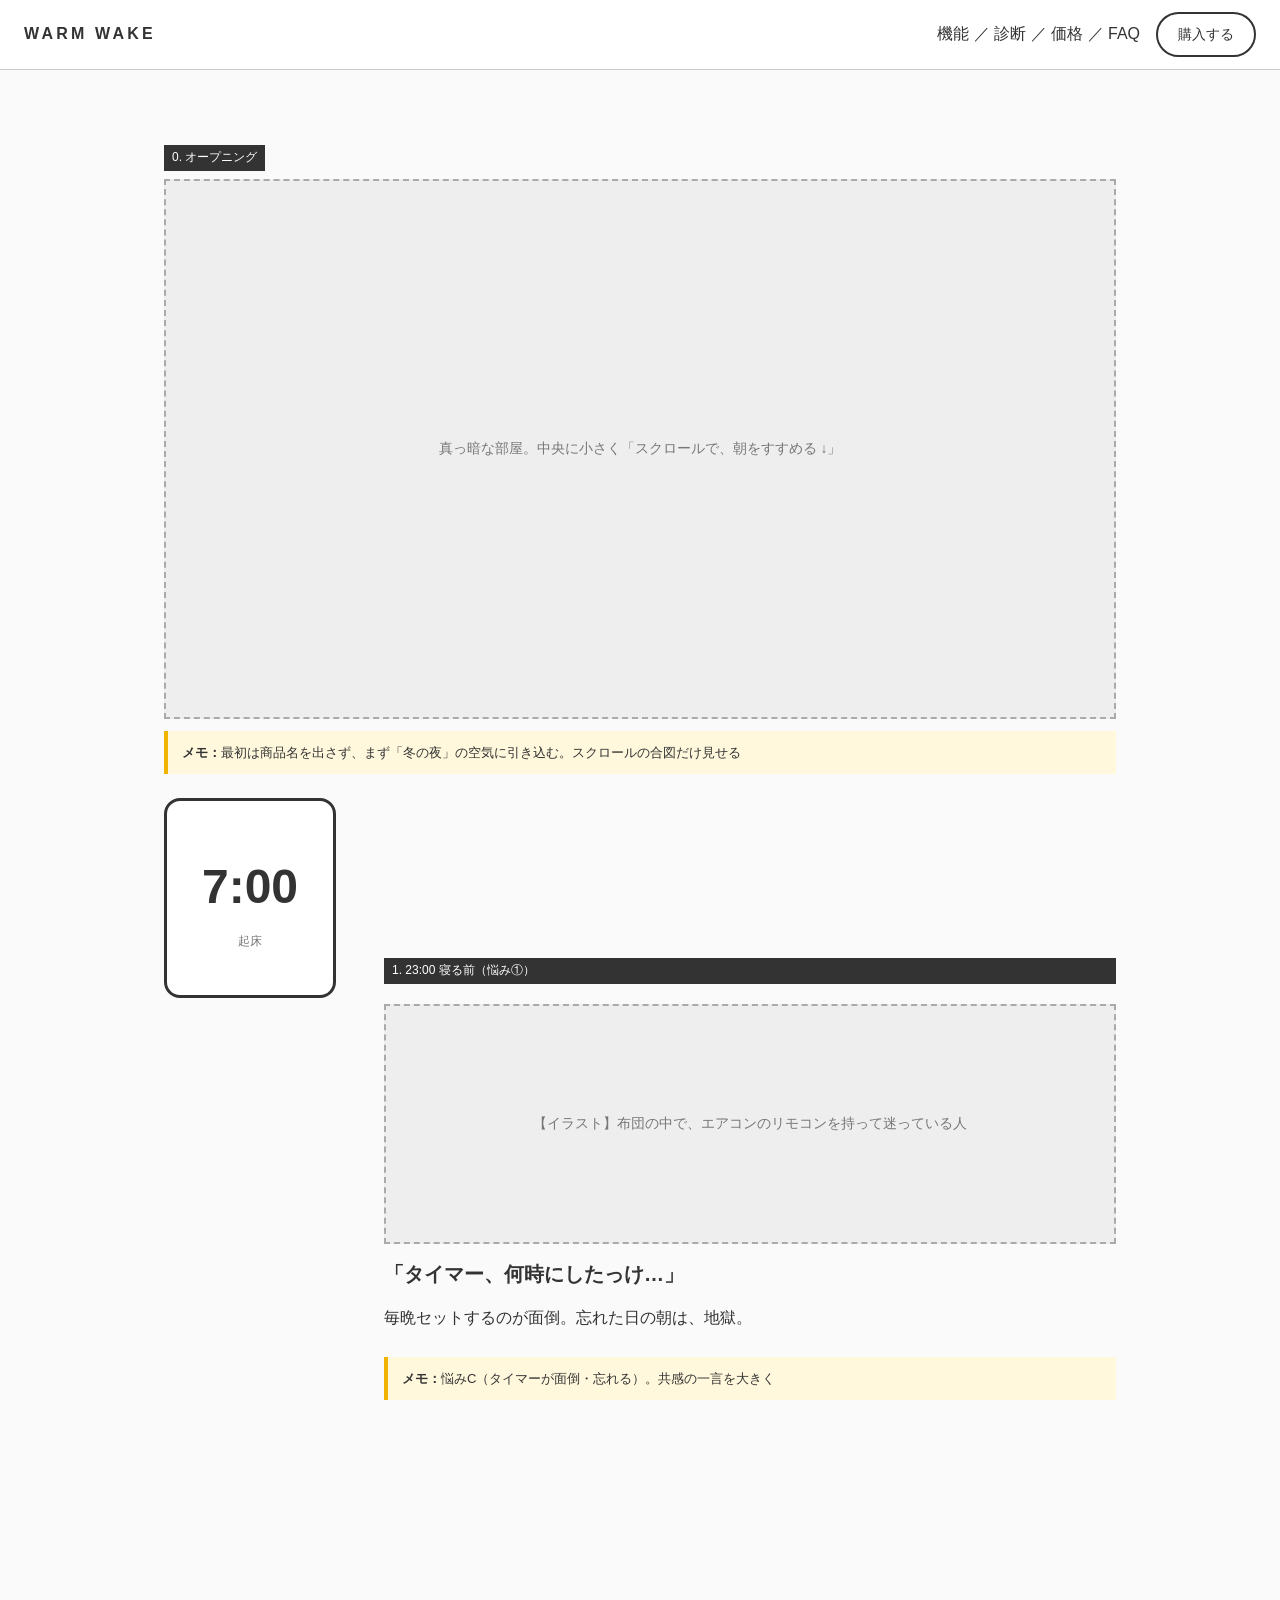
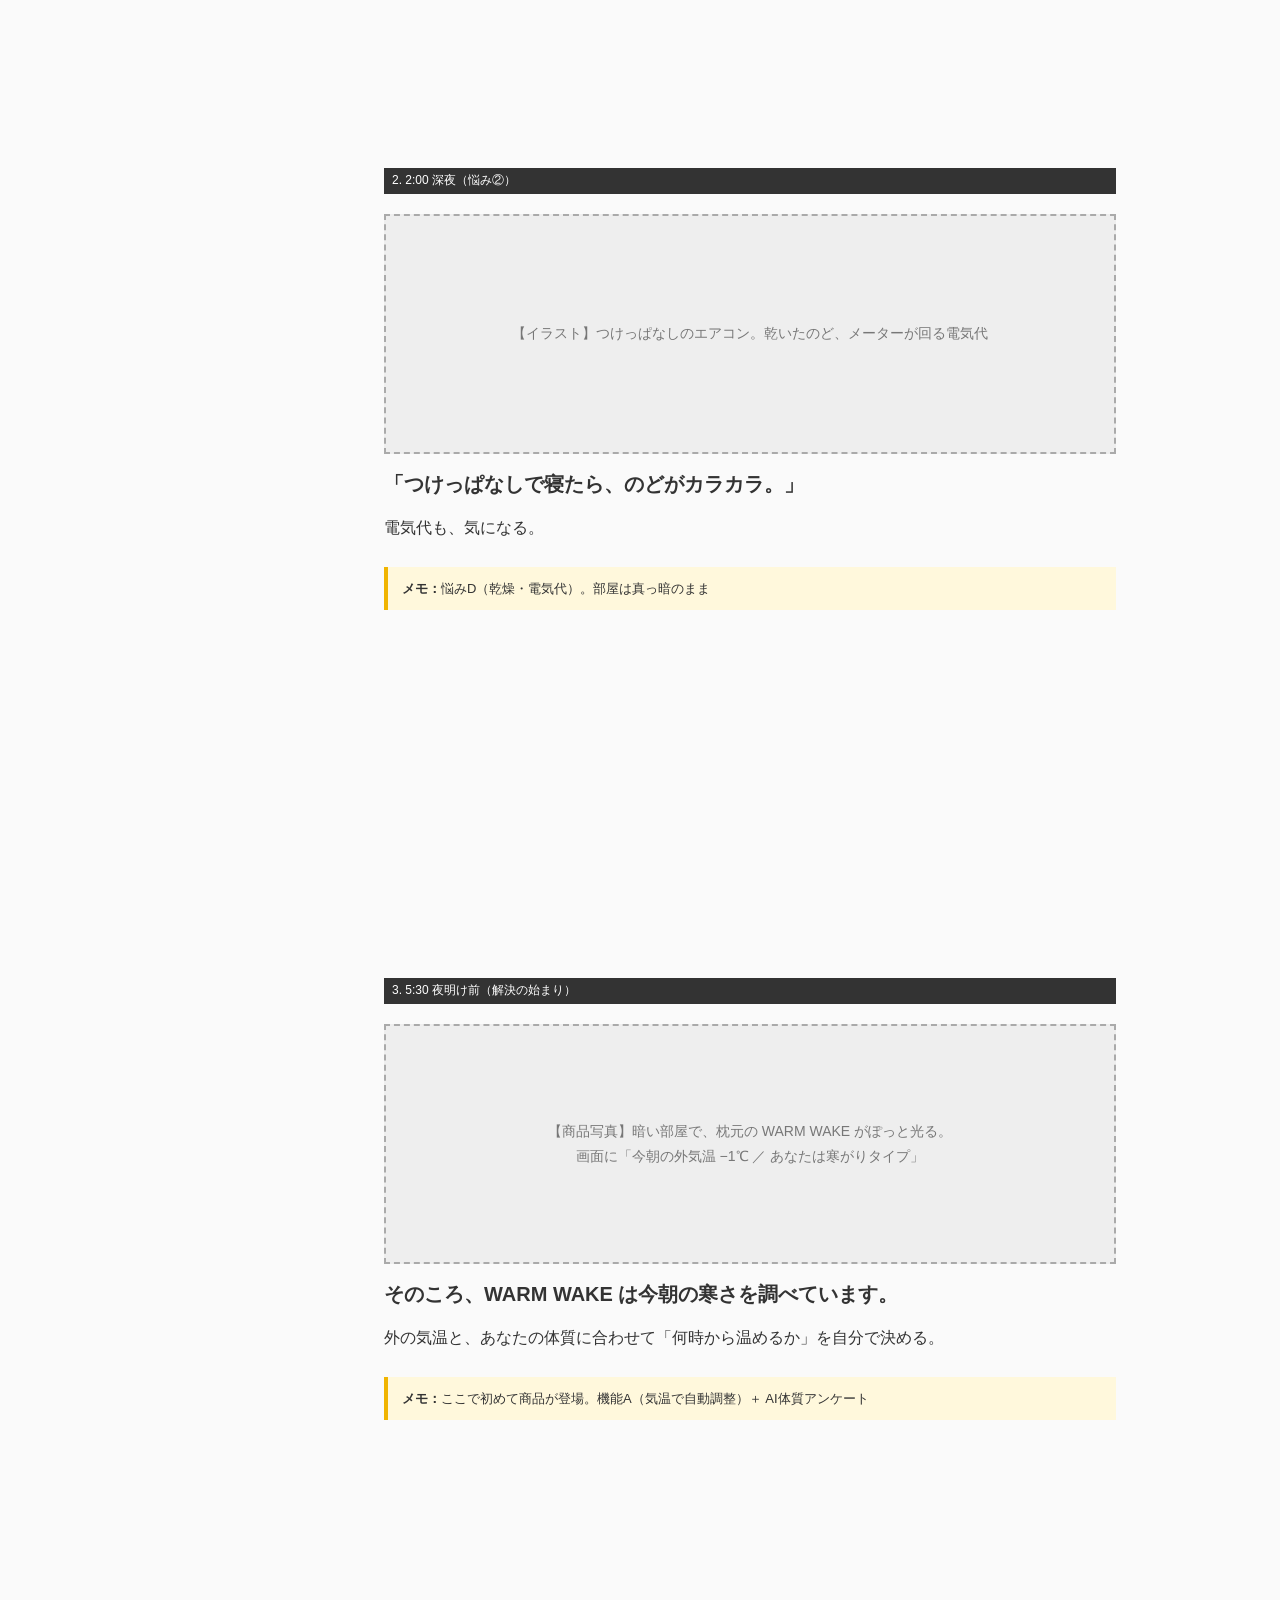
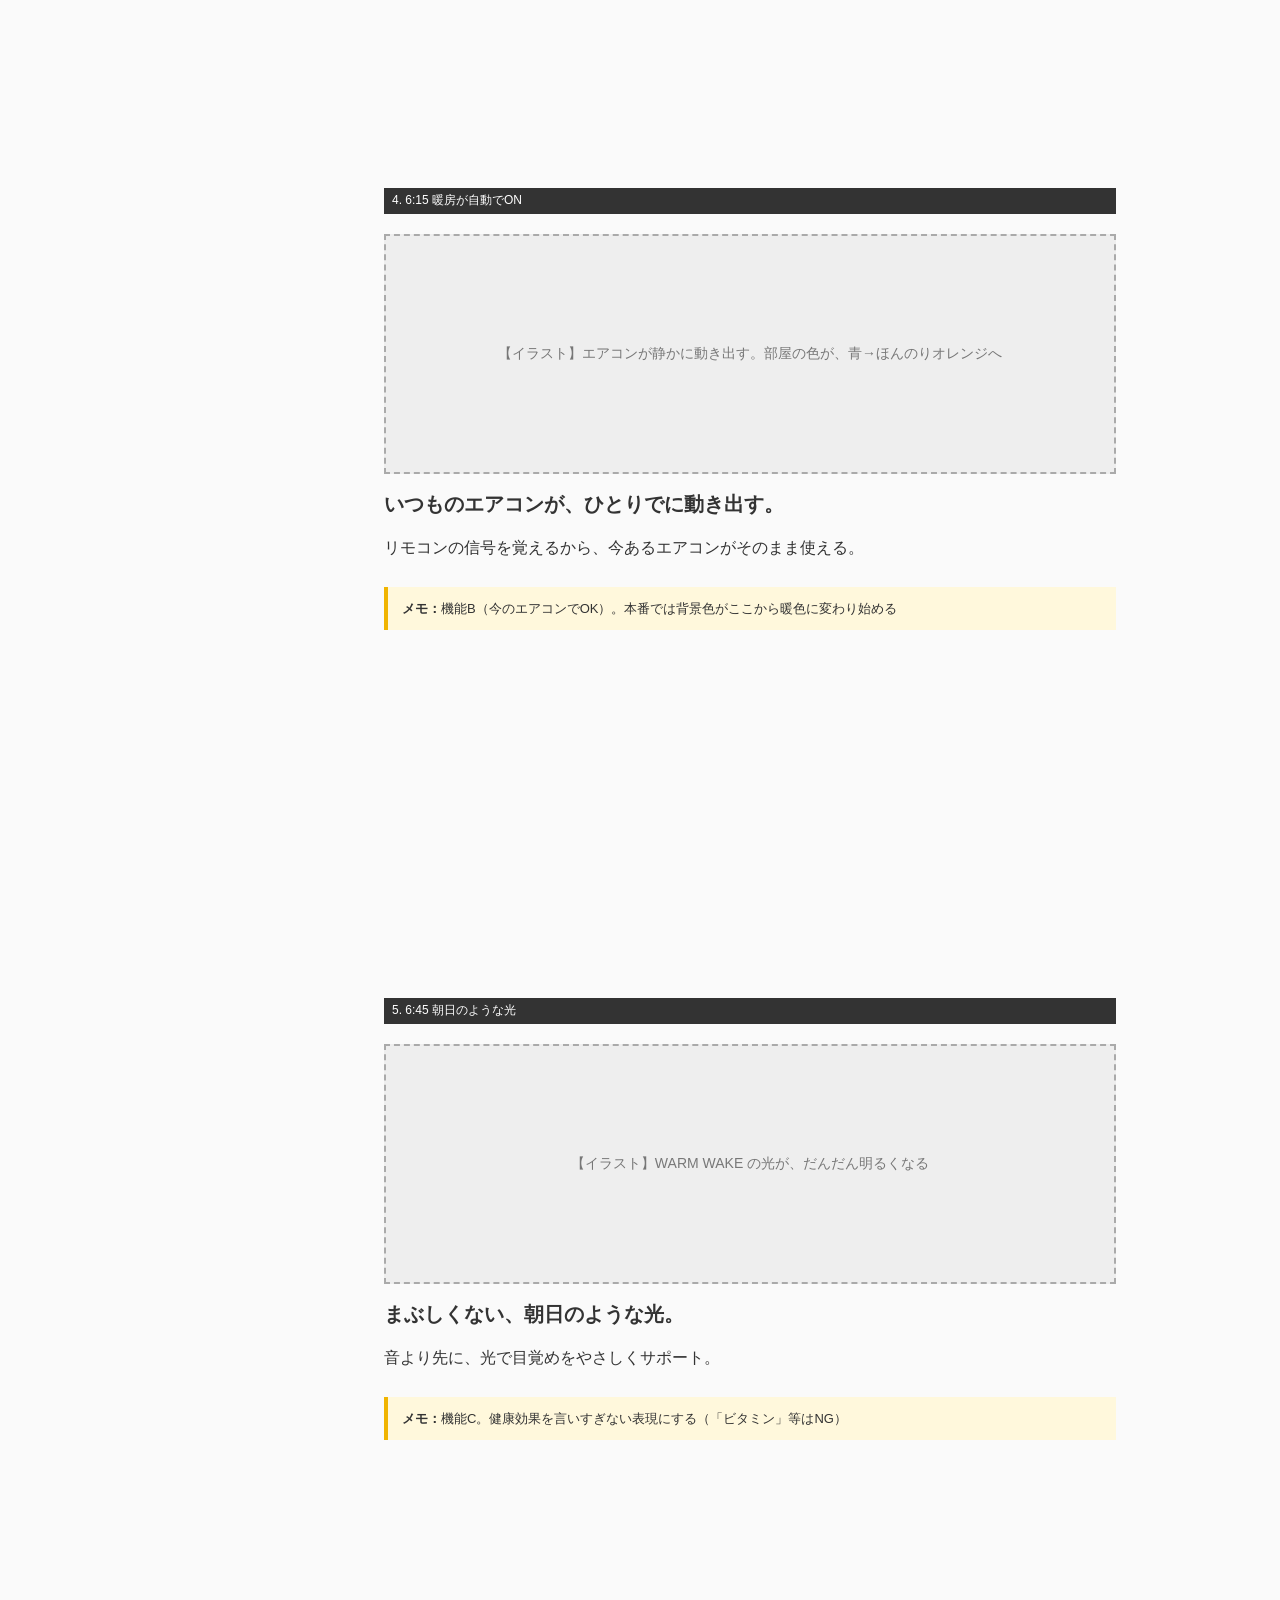
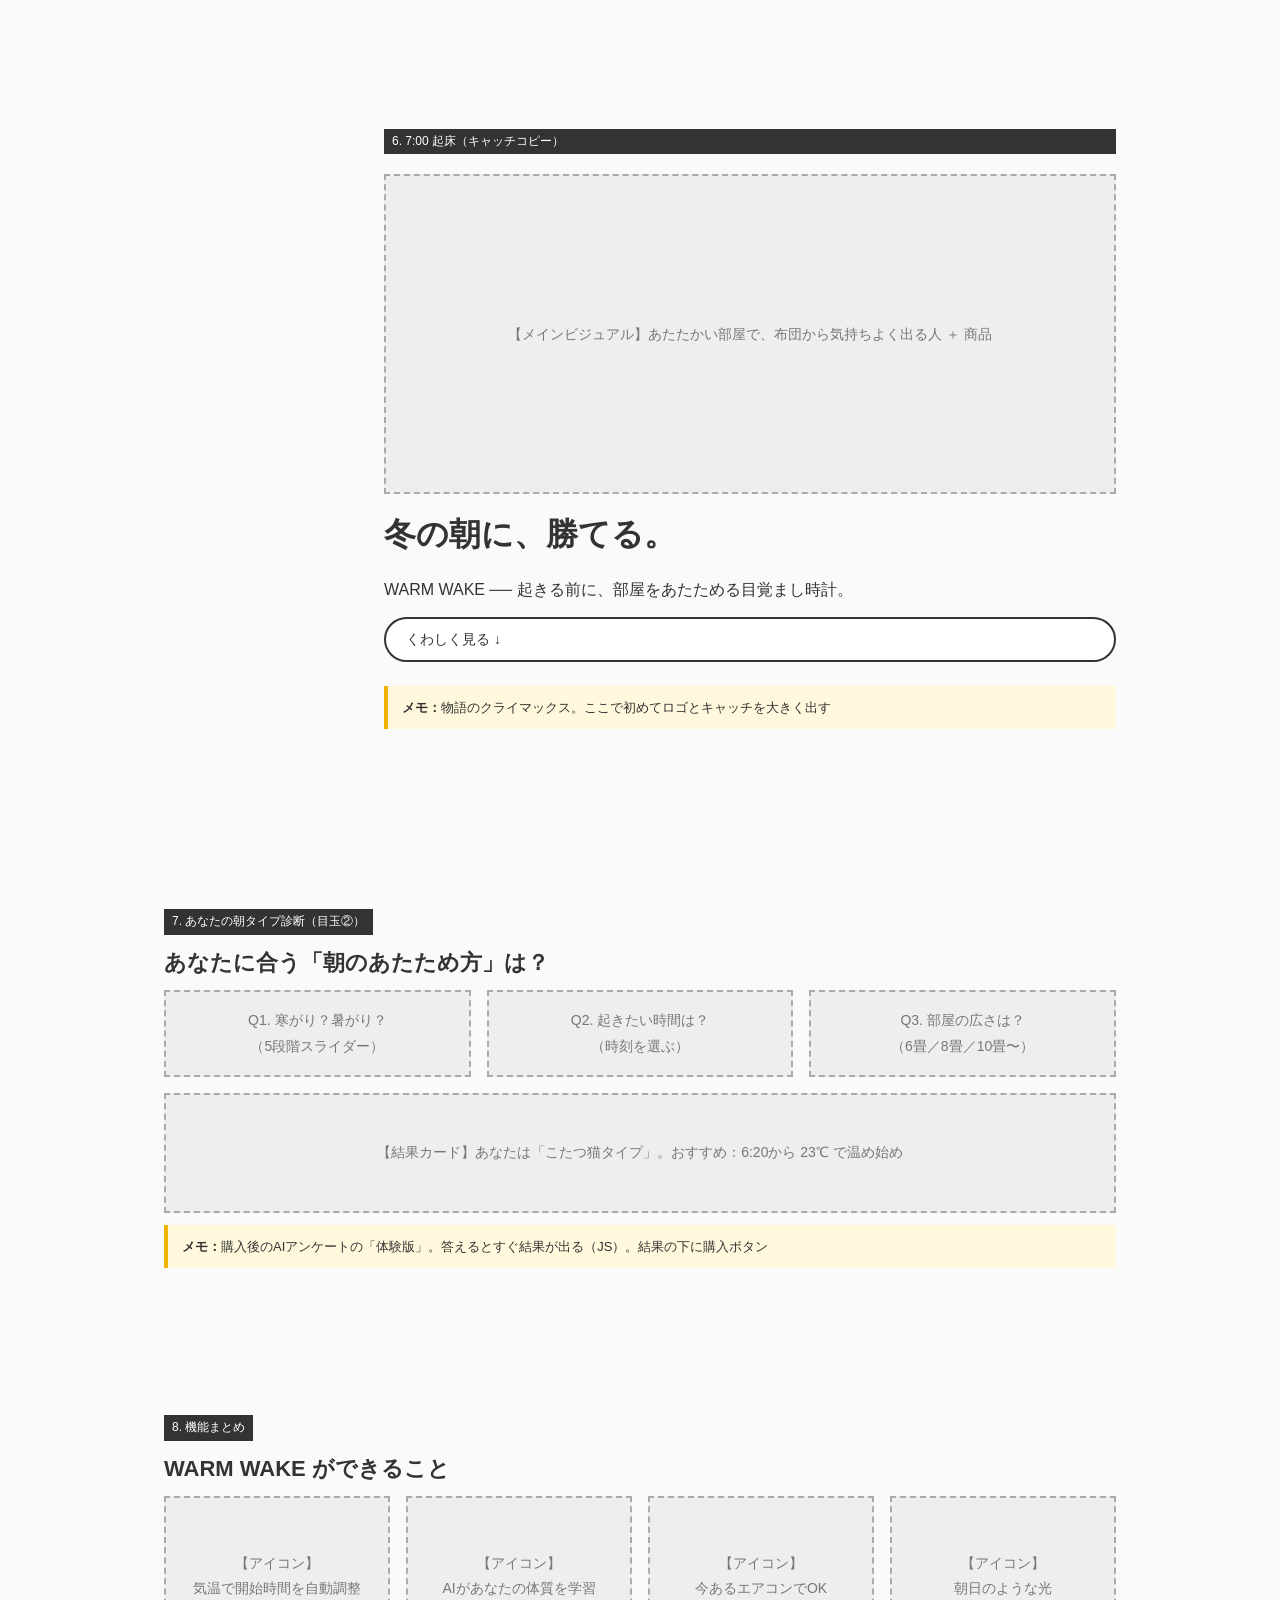
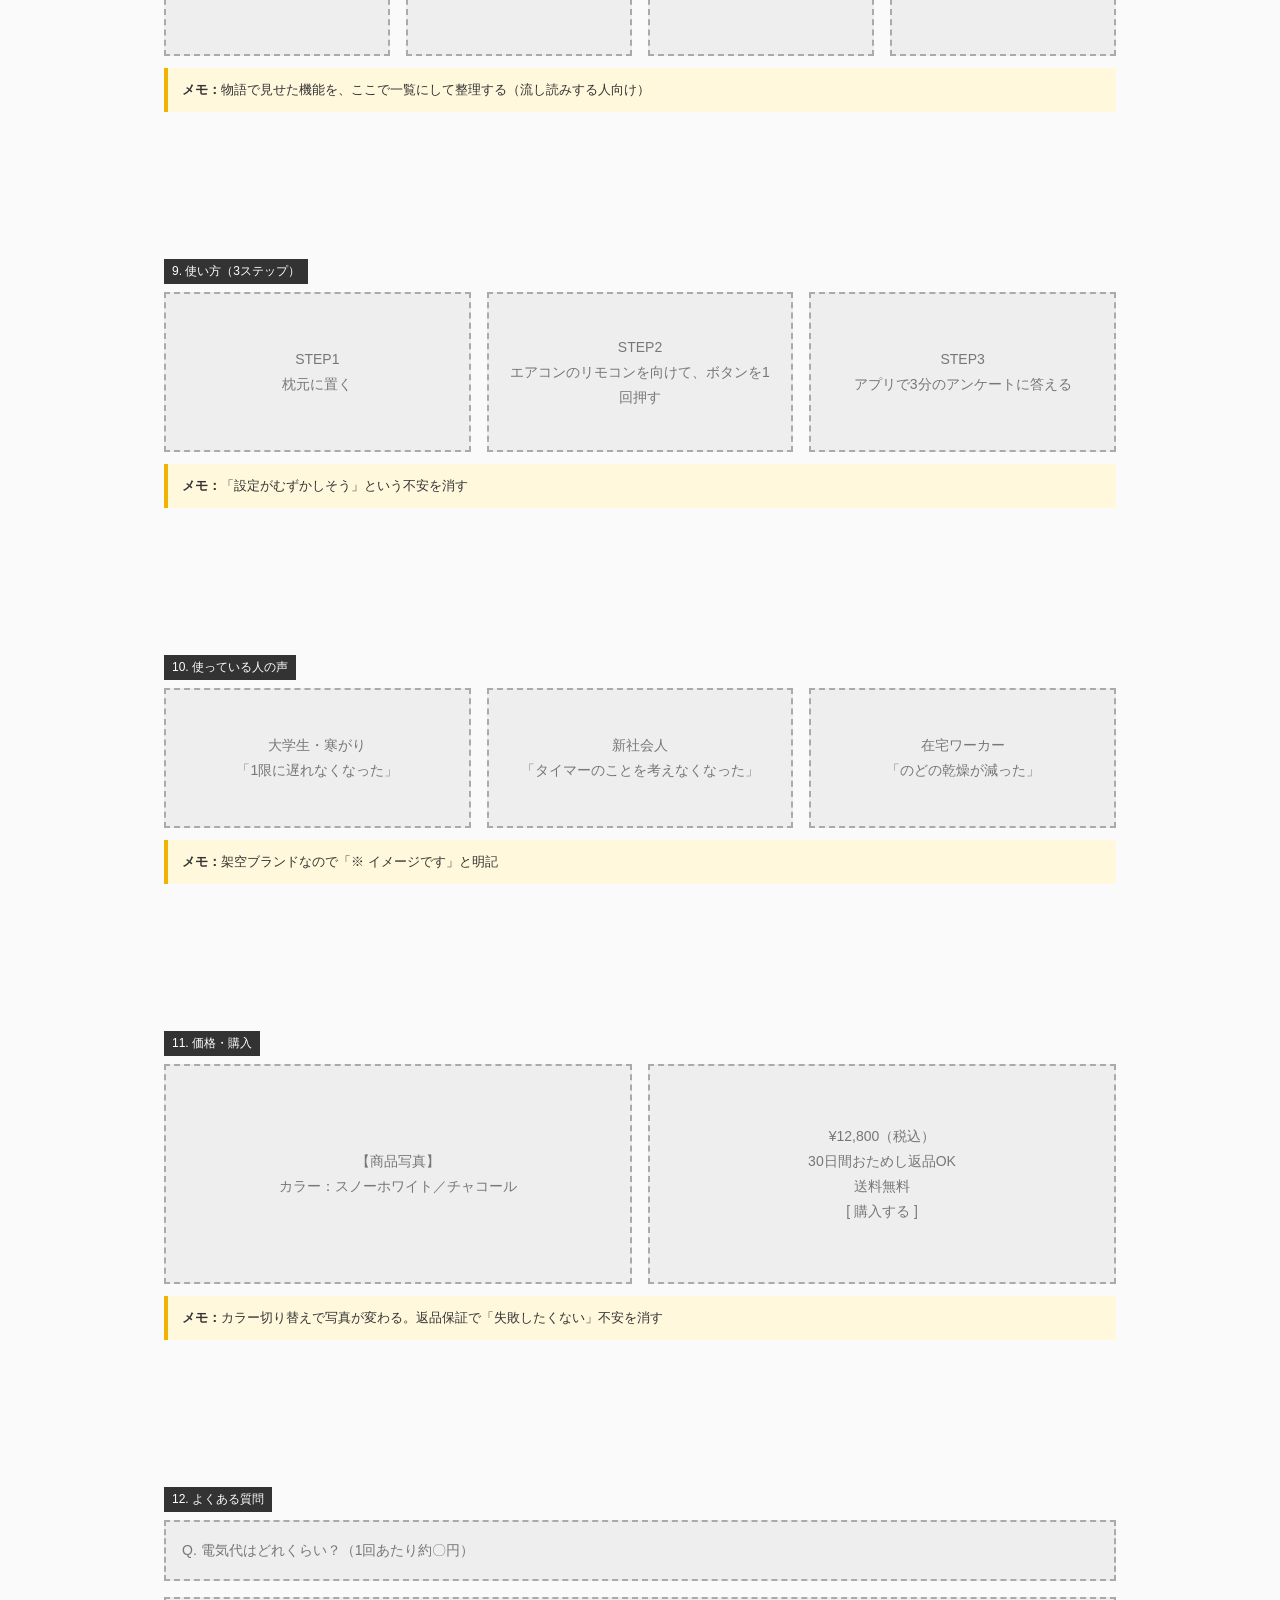
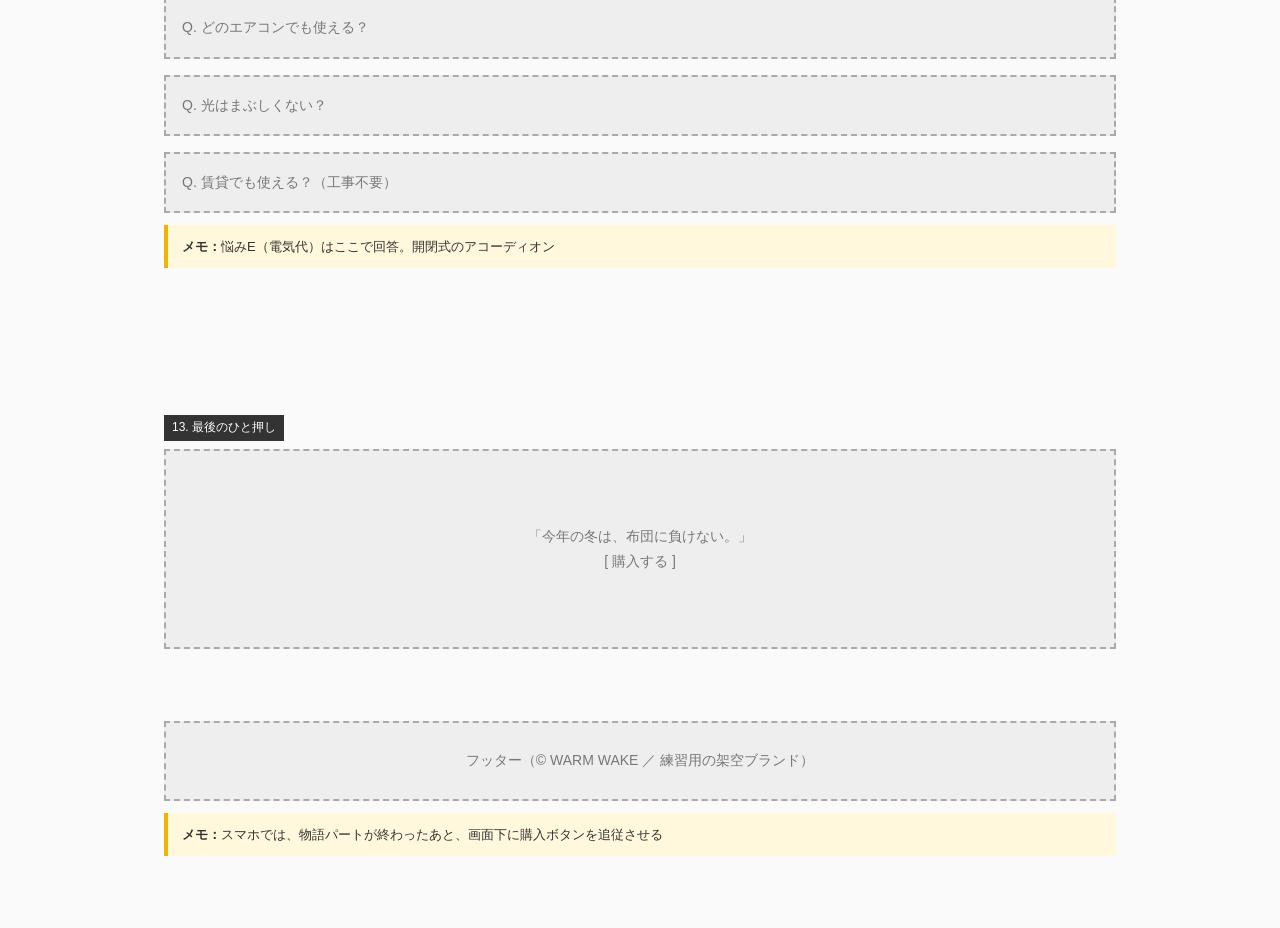
<file: lp-warmwake/wireframe.html>
<!DOCTYPE html>
<html lang="ja">
<head>
  <meta charset="UTF-8">
  <meta name="viewport" content="width=device-width, initial-scale=1.0">
  <title>WARM WAKE ワイヤーフレーム</title>
  <style>
    /* ワイヤーフレーム用の、最低限の見た目（本番のデザインではありません） */
    * { box-sizing: border-box; margin: 0; padding: 0; }
    body { font-family: sans-serif; color: #333; background: #fafafa; line-height: 1.8; }
    .wf-header { position: sticky; top: 0; z-index: 10; display: flex; align-items: center; gap: 16px;
      padding: 12px 24px; background: #fff; border-bottom: 1px solid #ccc; }
    .wf-header strong { margin-right: auto; letter-spacing: .2em; }
    .box { border: 2px dashed #aaa; background: #eee; color: #777; display: grid; place-items: center;
      text-align: center; padding: 16px; font-size: 14px; }
    .btn { display: inline-block; padding: 8px 20px; border: 2px solid #333; border-radius: 999px; font-size: 14px; background: #fff; }
    .memo { margin-top: 12px; padding: 10px 14px; border-left: 4px solid #f0b400; background: #fff8dc; font-size: 13px; }
    .memo::before { content: "メモ："; font-weight: bold; }
    section { padding: 72px 24px; max-width: 1000px; margin: 0 auto; }
    h2 { font-size: 22px; margin-bottom: 8px; }
    .label { display: inline-block; font-size: 12px; padding: 2px 8px; background: #333; color: #fff; margin-bottom: 8px; }
    .grid { display: grid; gap: 16px; }
    .g2 { grid-template-columns: 1fr 1fr; } .g3 { grid-template-columns: repeat(3, 1fr); } .g4 { grid-template-columns: repeat(4, 1fr); }

    /* ---- 物語パート：左に時計を固定、右にシーンが流れる ---- */
    .story { display: grid; grid-template-columns: 220px 1fr; max-width: 1000px; margin: 0 auto; }
    .clock { position: sticky; top: 80px; height: 200px; margin: 24px; border: 3px solid #333; border-radius: 16px;
      display: grid; place-items: center; background: #fff; }
    .clock b { font-size: 48px; font-variant-numeric: tabular-nums; }
    .clock small { display: block; text-align: center; font-size: 12px; color: #777; }
    .scene { min-height: 90vh; padding: 48px 24px; display: flex; flex-direction: column; justify-content: center; gap: 12px; }
    .scene .box { height: 240px; }
    .scene h3 { font-size: 20px; }

    @media (max-width: 768px) {
      .g2, .g3, .g4 { grid-template-columns: 1fr; }
      .story { grid-template-columns: 1fr; }
      .clock { top: 56px; height: 90px; margin: 8px 16px; z-index: 5; }
      .clock b { font-size: 32px; }
    }
  </style>
</head>
<body>

<header class="wf-header">
  <strong>WARM WAKE</strong>
  <span>機能 ／ 診断 ／ 価格 ／ FAQ</span>
  <span class="btn">購入する</span>
</header>

<!-- ===================== 前半：ある冬の朝の物語 ===================== -->
<section style="padding-bottom: 0;">
  <span class="label">0. オープニング</span>
  <div class="box" style="height: 60vh;">真っ暗な部屋。中央に小さく「スクロールで、朝をすすめる ↓」</div>
  <p class="memo">最初は商品名を出さず、まず「冬の夜」の空気に引き込む。スクロールの合図だけ見せる</p>
</section>

<div class="story">
  <!-- スクロールに合わせて時刻が変わる時計（本番では背景の色も夜→朝に変わる） -->
  <div class="clock"><div><b class="clock__time">23:00</b><small class="clock__label">寝る前</small></div></div>

  <div>
    <div class="scene" data-time="23:00" data-label="寝る前">
      <span class="label">1. 23:00 寝る前（悩み①）</span>
      <div class="box">【イラスト】布団の中で、エアコンのリモコンを持って迷っている人</div>
      <h3>「タイマー、何時にしたっけ…」</h3>
      <p>毎晩セットするのが面倒。忘れた日の朝は、地獄。</p>
      <p class="memo">悩みC（タイマーが面倒・忘れる）。共感の一言を大きく</p>
    </div>

    <div class="scene" data-time="2:00" data-label="深夜">
      <span class="label">2. 2:00 深夜（悩み②）</span>
      <div class="box">【イラスト】つけっぱなしのエアコン。乾いたのど、メーターが回る電気代</div>
      <h3>「つけっぱなしで寝たら、のどがカラカラ。」</h3>
      <p>電気代も、気になる。</p>
      <p class="memo">悩みD（乾燥・電気代）。部屋は真っ暗のまま</p>
    </div>

    <div class="scene" data-time="5:30" data-label="夜明け前">
      <span class="label">3. 5:30 夜明け前（解決の始まり）</span>
      <div class="box">【商品写真】暗い部屋で、枕元の WARM WAKE がぽっと光る。<br>画面に「今朝の外気温 −1℃ ／ あなたは寒がりタイプ」</div>
      <h3>そのころ、WARM WAKE は今朝の寒さを調べています。</h3>
      <p>外の気温と、あなたの体質に合わせて「何時から温めるか」を自分で決める。</p>
      <p class="memo">ここで初めて商品が登場。機能A（気温で自動調整）＋ AI体質アンケート</p>
    </div>

    <div class="scene" data-time="6:15" data-label="暖房ON">
      <span class="label">4. 6:15 暖房が自動でON</span>
      <div class="box">【イラスト】エアコンが静かに動き出す。部屋の色が、青→ほんのりオレンジへ</div>
      <h3>いつものエアコンが、ひとりでに動き出す。</h3>
      <p>リモコンの信号を覚えるから、今あるエアコンがそのまま使える。</p>
      <p class="memo">機能B（今のエアコンでOK）。本番では背景色がここから暖色に変わり始める</p>
    </div>

    <div class="scene" data-time="6:45" data-label="朝の光">
      <span class="label">5. 6:45 朝日のような光</span>
      <div class="box">【イラスト】WARM WAKE の光が、だんだん明るくなる</div>
      <h3>まぶしくない、朝日のような光。</h3>
      <p>音より先に、光で目覚めをやさしくサポート。</p>
      <p class="memo">機能C。健康効果を言いすぎない表現にする（「ビタミン」等はNG）</p>
    </div>

    <div class="scene" data-time="7:00" data-label="起床">
      <span class="label">6. 7:00 起床（キャッチコピー）</span>
      <div class="box" style="height: 320px;">【メインビジュアル】あたたかい部屋で、布団から気持ちよく出る人 ＋ 商品</div>
      <h3 style="font-size: 32px;">冬の朝に、勝てる。</h3>
      <p>WARM WAKE ── 起きる前に、部屋をあたためる目覚まし時計。</p>
      <span class="btn">くわしく見る ↓</span>
      <p class="memo">物語のクライマックス。ここで初めてロゴとキャッチを大きく出す</p>
    </div>
  </div>
</div>

<!-- ===================== 後半：ちゃんと売る ===================== -->
<section>
  <span class="label">7. あなたの朝タイプ診断（目玉②）</span>
  <h2>あなたに合う「朝のあたため方」は？</h2>
  <div class="grid g3">
    <div class="box">Q1. 寒がり？暑がり？<br>（5段階スライダー）</div>
    <div class="box">Q2. 起きたい時間は？<br>（時刻を選ぶ）</div>
    <div class="box">Q3. 部屋の広さは？<br>（6畳／8畳／10畳〜）</div>
  </div>
  <div class="box" style="margin-top: 16px; height: 120px;">【結果カード】あなたは「こたつ猫タイプ」。おすすめ：6:20から 23℃ で温め始め</div>
  <p class="memo">購入後のAIアンケートの「体験版」。答えるとすぐ結果が出る（JS）。結果の下に購入ボタン</p>
</section>

<section>
  <span class="label">8. 機能まとめ</span>
  <h2>WARM WAKE ができること</h2>
  <div class="grid g4">
    <div class="box" style="height: 160px;">【アイコン】<br>気温で開始時間を自動調整</div>
    <div class="box" style="height: 160px;">【アイコン】<br>AIがあなたの体質を学習</div>
    <div class="box" style="height: 160px;">【アイコン】<br>今あるエアコンでOK</div>
    <div class="box" style="height: 160px;">【アイコン】<br>朝日のような光</div>
  </div>
  <p class="memo">物語で見せた機能を、ここで一覧にして整理する（流し読みする人向け）</p>
</section>

<section>
  <span class="label">9. 使い方（3ステップ）</span>
  <div class="grid g3">
    <div class="box" style="height: 160px;">STEP1<br>枕元に置く</div>
    <div class="box" style="height: 160px;">STEP2<br>エアコンのリモコンを向けて、ボタンを1回押す</div>
    <div class="box" style="height: 160px;">STEP3<br>アプリで3分のアンケートに答える</div>
  </div>
  <p class="memo">「設定がむずかしそう」という不安を消す</p>
</section>

<section>
  <span class="label">10. 使っている人の声</span>
  <div class="grid g3">
    <div class="box" style="height: 140px;">大学生・寒がり<br>「1限に遅れなくなった」</div>
    <div class="box" style="height: 140px;">新社会人<br>「タイマーのことを考えなくなった」</div>
    <div class="box" style="height: 140px;">在宅ワーカー<br>「のどの乾燥が減った」</div>
  </div>
  <p class="memo">架空ブランドなので「※ イメージです」と明記</p>
</section>

<section>
  <span class="label">11. 価格・購入</span>
  <div class="grid g2">
    <div class="box" style="height: 220px;">【商品写真】<br>カラー：スノーホワイト／チャコール</div>
    <div class="box" style="height: 220px;">¥12,800（税込）<br>30日間おためし返品OK<br>送料無料<br>[ 購入する ]</div>
  </div>
  <p class="memo">カラー切り替えで写真が変わる。返品保証で「失敗したくない」不安を消す</p>
</section>

<section>
  <span class="label">12. よくある質問</span>
  <div class="grid">
    <div class="box" style="justify-content: start;">Q. 電気代はどれくらい？（1回あたり約〇円）</div>
    <div class="box" style="justify-content: start;">Q. どのエアコンでも使える？</div>
    <div class="box" style="justify-content: start;">Q. 光はまぶしくない？</div>
    <div class="box" style="justify-content: start;">Q. 賃貸でも使える？（工事不要）</div>
  </div>
  <p class="memo">悩みE（電気代）はここで回答。開閉式のアコーディオン</p>
</section>

<section>
  <span class="label">13. 最後のひと押し</span>
  <div class="box" style="height: 200px;">「今年の冬は、布団に負けない。」<br>[ 購入する ]</div>
</section>

<section style="padding-top: 0;">
  <div class="box" style="height: 80px;">フッター（© WARM WAKE ／ 練習用の架空ブランド）</div>
  <p class="memo">スマホでは、物語パートが終わったあと、画面下に購入ボタンを追従させる</p>
</section>

<script>
  // ワイヤーフレーム用：画面の中央にあるシーンの時刻を、時計に表示するだけ
  const timeEl = document.querySelector(".clock__time");
  const labelEl = document.querySelector(".clock__label");
  const observer = new IntersectionObserver((entries) => {
    entries.forEach((entry) => {
      if (entry.isIntersecting) {
        timeEl.textContent = entry.target.dataset.time;
        labelEl.textContent = entry.target.dataset.label;
      }
    });
  }, { rootMargin: "-50% 0px -50% 0px" }); // 画面のちょうど真ん中を通ったとき
  document.querySelectorAll(".scene").forEach((s) => observer.observe(s));
</script>
</body>
</html>
</file>
<file: cafe-site/style.css>
/* =========================================================
   Café KUMO style.css
   ・色は :root にまとめてあるので、ここを変えると雰囲気が変わる
   ========================================================= */

:root {
  --color-bg: #fbfaf7;       /* 背景（少しあたたかい白） */
  --color-text: #3a3a3a;     /* 文字 */
  --color-sub: #9a9a9a;      /* 薄い文字 */
  --color-main: #7fb3e6;     /* メインカラー（空色） */
  --color-accent: #f5b971;   /* アクセント（夕焼け色） */
  --color-card: #ffffff;     /* カードの背景 */
  --radius: 16px;            /* 角の丸さ */
  --font-en: "Quicksand", sans-serif;
  --font-ja: "Zen Maru Gothic", sans-serif;
  --side: clamp(20px, 5vw, 80px);
}

/* ---------- リセット ---------- */
*,
*::before,
*::after {
  box-sizing: border-box;
  margin: 0;
  padding: 0;
}

html {
  scroll-behavior: smooth;
  scroll-padding-top: 80px; /* ページ内リンクで飛んだときにヘッダーに隠れないように */
}

body {
  background: var(--color-bg);
  color: var(--color-text);
  font-family: var(--font-en), var(--font-ja);
  line-height: 1.8;
}

a {
  color: inherit;
  text-decoration: none;
}

ul {
  list-style: none;
}

button {
  font: inherit;
  cursor: pointer;
}

/* ---------- 共通のボタン ---------- */
.btn {
  display: inline-block;
  padding: 14px 32px;
  border: none;
  border-radius: 999px; /* 大きい数字にすると丸いボタンになる */
  background: var(--color-main);
  color: #fff;
  font-weight: 700;
  transition: opacity 0.3s, transform 0.3s;
}

.btn:hover {
  opacity: 0.85;
  transform: translateY(-2px);
}

.btn:disabled {
  background: #ccc;
  cursor: not-allowed;
  transform: none;
}

/* 画像が用意できるまでの仮の四角 */
.img-placeholder {
  display: grid;
  place-items: center; /* 中の文字を上下左右の真ん中に */
  background: linear-gradient(135deg, var(--c1), var(--c2));
  color: rgba(0, 0, 0, 0.3);
  font-size: 14px;
}

/* ---------- ヘッダー ---------- */
.header {
  position: fixed;
  top: 0;
  left: 0;
  width: 100%;
  height: 64px;
  padding: 0 var(--side);
  display: flex;
  align-items: center;
  gap: 32px;
  background: rgba(251, 250, 247, 0.9);
  z-index: 100;
}

.header__logo {
  font-size: 22px;
  font-weight: 600;
  margin-right: auto; /* ロゴ以外を右に寄せる */
}

.header__nav {
  display: flex;
  gap: 24px;
}

.header__nav a:hover {
  color: var(--color-main);
}

.cart-btn {
  position: relative;
  background: none;
  border: none;
  font-size: 22px;
}

/* カートの数のバッジ */
.cart-btn__count {
  position: absolute;
  top: -4px;
  right: -10px;
  min-width: 20px;
  height: 20px;
  border-radius: 999px;
  background: var(--color-accent);
  color: #fff;
  font-size: 12px;
  line-height: 20px;
}

/* ---------- トップ ---------- */
.hero {
  height: 100vh;
  min-height: 560px;
  display: grid;
  place-items: center;
  text-align: center;
  /* 画像ができたら → background: url(images/hero.jpg) center / cover; */
  background: linear-gradient(180deg, #bfe0ff 0%, #fdf1e3 100%);
}

.hero__en {
  font-size: 18px;
  letter-spacing: 0.2em;
}

.hero__title {
  font-size: clamp(48px, 10vw, 120px);
  font-weight: 600;
  line-height: 1.1;
  color: #fff;
  text-shadow: 0 4px 24px rgba(127, 179, 230, 0.6);
}

.hero__sub {
  margin: 16px 0 40px;
  font-family: var(--font-ja);
}

/* ---------- セクション共通 ---------- */
.section {
  padding: 120px var(--side);
  max-width: 1200px;
  margin: 0 auto;
}

.section__title {
  font-family: var(--font-ja);
  font-size: 14px;
  font-weight: 400;
  color: var(--color-sub);
  text-align: center;
  margin-bottom: 56px;
}

.section__title span {
  display: block;
  font-family: var(--font-en);
  font-size: 40px;
  font-weight: 600;
  color: var(--color-text);
}

/* ---------- コンセプト ---------- */
.concept__body {
  display: grid;
  grid-template-columns: 1fr 1fr; /* 左右に半分ずつ */
  gap: 48px;
  align-items: center;
}

.concept__img {
  aspect-ratio: 4 / 3;
  border-radius: var(--radius);
}

.concept__text {
  font-family: var(--font-ja);
}

/* ---------- メニュー ---------- */
.menu__tabs {
  display: flex;
  justify-content: center;
  flex-wrap: wrap;
  gap: 8px;
  margin-bottom: 40px;
}

.tab {
  padding: 8px 20px;
  border: 1px solid var(--color-main);
  border-radius: 999px;
  background: none;
  color: var(--color-main);
  font-family: var(--font-ja);
}

.tab.is-active {
  background: var(--color-main);
  color: #fff;
}

.menu__grid {
  display: grid;
  grid-template-columns: repeat(auto-fill, minmax(240px, 1fr));
  gap: 24px;
}

.menu-card {
  background: var(--color-card);
  border-radius: var(--radius);
  overflow: hidden;
  box-shadow: 0 4px 20px rgba(0, 0, 0, 0.05);
  display: flex;
  flex-direction: column;
}

.menu-card__img {
  aspect-ratio: 1 / 1;
  font-size: 64px; /* 仮の絵文字の大きさ */
  color: #000;     /* 絵文字が薄くならないように */
}

.menu-card__body {
  padding: 16px 20px 20px;
  display: flex;
  flex-direction: column;
  flex-grow: 1;
}

.menu-card__name {
  font-family: var(--font-ja);
  font-size: 18px;
}

.menu-card__desc {
  font-family: var(--font-ja);
  font-size: 13px;
  color: var(--color-sub);
  flex-grow: 1; /* 説明文の長さが違ってもボタンの位置をそろえる */
}

.menu-card__foot {
  display: flex;
  justify-content: space-between;
  align-items: center;
  margin-top: 12px;
}

.menu-card__price {
  font-weight: 600;
  font-size: 18px;
}

.add-btn {
  padding: 6px 16px;
  border: none;
  border-radius: 999px;
  background: var(--color-accent);
  color: #fff;
  font-family: var(--font-ja);
  font-size: 14px;
}

.add-btn:hover {
  opacity: 0.85;
}

/* ---------- 店舗情報 ---------- */
.shop__info {
  display: grid;
  grid-template-columns: 120px 1fr;
  max-width: 640px;
  margin: 0 auto;
  font-family: var(--font-ja);
}

.shop__info dt,
.shop__info dd {
  padding: 16px 0;
  border-bottom: 1px solid #e6e6e6;
}

.shop__info dt {
  color: var(--color-sub);
}

/* ---------- フッター ---------- */
.footer {
  padding: 40px var(--side) 100px;
  text-align: center;
  color: var(--color-sub);
}

/* ---------- カート（右から出てくるパネル） ---------- */
.overlay {
  position: fixed;
  inset: 0;
  background: rgba(0, 0, 0, 0.3);
  opacity: 0;
  visibility: hidden;
  transition: opacity 0.3s, visibility 0.3s;
  z-index: 200;
}

.cart {
  position: fixed;
  top: 0;
  right: 0;
  width: min(400px, 100%);
  height: 100%;
  background: var(--color-bg);
  display: flex;
  flex-direction: column;
  transform: translateX(100%); /* 最初は画面の外（右）にかくしておく */
  transition: transform 0.4s ease;
  z-index: 201;
}

/* body に .is-cart-open が付いたらカートを出す */
.is-cart-open .overlay {
  opacity: 1;
  visibility: visible;
}

.is-cart-open .cart {
  transform: translateX(0);
}

.cart__head {
  display: flex;
  justify-content: space-between;
  align-items: center;
  padding: 20px 24px;
  border-bottom: 1px solid #e6e6e6;
  font-family: var(--font-ja);
}

.cart__close {
  background: none;
  border: none;
  font-size: 20px;
}

.cart__list {
  flex-grow: 1;
  overflow-y: auto; /* 商品が多いときはカートの中だけスクロール */
  padding: 0 24px;
}

.cart-item {
  display: flex;
  align-items: center;
  gap: 12px;
  padding: 16px 0;
  border-bottom: 1px solid #eee;
  font-family: var(--font-ja);
}

.cart-item__emoji {
  font-size: 32px;
}

.cart-item__info {
  flex-grow: 1;
}

.cart-item__price {
  font-size: 13px;
  color: var(--color-sub);
}

.qty {
  display: flex;
  align-items: center;
  gap: 8px;
}

.qty button {
  width: 28px;
  height: 28px;
  border: 1px solid #ccc;
  border-radius: 50%;
  background: #fff;
}

.cart__empty {
  padding: 40px 24px;
  text-align: center;
  color: var(--color-sub);
  font-family: var(--font-ja);
}

.cart__foot {
  padding: 20px 24px;
  border-top: 1px solid #e6e6e6;
}

.cart__total {
  display: flex;
  justify-content: space-between;
  margin-bottom: 16px;
  font-family: var(--font-ja);
  font-size: 18px;
  font-weight: 700;
}

.cart__order {
  width: 100%;
}

/* ---------- スマホ用：画面下のカートバー ---------- */
.cart-bar {
  display: none; /* PCでは隠す（下の @media でスマホだけ表示） */
}

/* ---------- 注文完了のポップアップ ---------- */
.modal {
  position: fixed;
  inset: 0;
  display: grid;
  place-items: center;
  padding: 20px;
  background: rgba(0, 0, 0, 0.4);
  opacity: 0;
  visibility: hidden;
  transition: opacity 0.3s, visibility 0.3s;
  z-index: 300;
}

.modal.is-open {
  opacity: 1;
  visibility: visible;
}

.modal__box {
  width: min(360px, 100%);
  padding: 40px 24px;
  border-radius: var(--radius);
  background: #fff;
  text-align: center;
  font-family: var(--font-ja);
}

.modal__icon {
  font-size: 48px;
}

.modal__box h2 {
  font-size: 20px;
  margin-bottom: 24px;
}

.modal__number {
  font-family: var(--font-en);
  font-size: 56px;
  font-weight: 600;
  line-height: 1.2;
  color: var(--color-main);
}

.modal__time {
  margin-bottom: 24px;
  color: var(--color-sub);
}

/* ---------- スマホ用の調整（画面幅 768px 以下） ---------- */
@media (max-width: 768px) {
  .header__nav {
    display: none; /* スマホではナビを隠してシンプルに */
  }

  .section {
    padding: 80px var(--side);
  }

  .concept__body {
    grid-template-columns: 1fr; /* 縦に1列 */
  }

  .menu__grid {
    grid-template-columns: repeat(2, 1fr); /* スマホでは2列 */
    gap: 12px;
  }

  .menu-card__body {
    padding: 12px;
  }

  .menu-card__name {
    font-size: 15px;
  }

  .menu-card__foot {
    flex-direction: column;
    align-items: stretch;
    gap: 8px;
  }

  /* 画面下に固定されるカートバー（マックやスタバのアプリっぽく） */
  .cart-bar {
    position: fixed;
    left: 12px;
    right: 12px;
    bottom: 12px;
    display: flex;
    justify-content: space-between;
    align-items: center;
    padding: 14px 20px;
    border: none;
    border-radius: 999px;
    background: var(--color-text);
    color: #fff;
    font-family: var(--font-ja);
    font-size: 14px;
    box-shadow: 0 4px 20px rgba(0, 0, 0, 0.2);
    z-index: 150;
  }
}
</file>
<file: cafe-sunset/style.css>
/* =========================================================
   Café Hakumei style.css
   テーマ：ベージュ × 夕暮れ × 大理石 × ギンガムチェック
   ========================================================= */

:root {
  --color-bg: #f8f4ee;      /* 背景（クリーム） */
  --color-beige: #e9dfd1;   /* ベージュ */
  --color-sand: #cbb79d;    /* 砂色（線やギンガム） */
  --color-text: #4a4037;    /* 文字（こげ茶） */
  --color-sub: #9b8f82;     /* 薄い文字 */
  --color-sunset: #d98e4f;  /* 夕焼け色（アクセント） */
  --font-en: "Cormorant Garamond", serif;
  --font-ja: "Shippori Mincho", serif;
  --side: clamp(20px, 6vw, 96px);
}

/* ---------- リセット ---------- */
*,
*::before,
*::after {
  box-sizing: border-box;
  margin: 0;
  padding: 0;
}

html {
  scroll-behavior: smooth;
  scroll-padding-top: 80px;
}

body {
  background: var(--color-bg);
  color: var(--color-text);
  font-family: var(--font-en), var(--font-ja);
  line-height: 2;
  letter-spacing: 0.05em;
}

a {
  color: inherit;
  text-decoration: none;
}

ul {
  list-style: none;
}

button {
  font: inherit;
  color: inherit;
  cursor: pointer;
}

/* ---------- 写真の枠（画像ができるまでは色のグラデーション） ---------- */
.photo {
  position: relative;
  overflow: hidden;
  display: grid;
  place-items: center;
}

/* 仮の文字（どの画像を入れる場所か） */
.photo span {
  font-family: var(--font-en);
  font-style: italic;
  font-size: 14px;
  color: rgba(255, 255, 255, 0.85);
}

/* 画像を入れたら、枠いっぱいにきれいに収まる */
.photo img {
  width: 100%;
  height: 100%;
  object-fit: cover;
}

/* 仮の色たち（ムードボードの写真の色から作ったもの） */
.ph-cream  { background: linear-gradient(160deg, #efe6d8 0%, #d8c6ad 100%); }
.ph-wood   { background: linear-gradient(160deg, #e8d9c2 0%, #b8946d 100%); }
.ph-marble { background: radial-gradient(circle at 30% 30%, #ffffff 0%, #ebe5dc 60%, #d9d0c4 100%); }
.ph-sunset { background: linear-gradient(180deg, #f2cf9c 0%, #e9a466 55%, #9a7458 100%); }
.ph-field  { background: linear-gradient(180deg, #f7cf8b 0%, #f0a85d 55%, #a3a466 56%, #7d8a4f 100%); }

/* ---------- ギンガムチェック（CSSだけで作れる！） ---------- */
/* 縦じまと横じまを重ねると、重なったところが濃くなってチェックになる */
.gingham {
  background-color: #fbf8f3;
  background-image:
    linear-gradient(90deg, rgba(203, 183, 157, 0.45) 50%, transparent 50%),
    linear-gradient(rgba(203, 183, 157, 0.45) 50%, transparent 50%);
  background-size: 28px 28px; /* マス目の大きさ */
}

.gingham--band {
  height: 120px;
}

/* ---------- ボタン ---------- */
.btn {
  display: inline-block;
  padding: 12px 40px;
  border: 1px solid var(--color-text);
  background: transparent;
  font-family: var(--font-en);
  font-size: 18px;
  letter-spacing: 0.15em;
  transition: background 0.4s, color 0.4s;
}

.btn:hover {
  background: var(--color-text);
  color: var(--color-bg);
}

.btn:disabled {
  opacity: 0.3;
  cursor: not-allowed;
  background: transparent;
  color: var(--color-text);
}

/* ---------- ヘッダー ---------- */
.header {
  position: fixed;
  top: 0;
  left: 0;
  width: 100%;
  height: 72px;
  padding: 0 var(--side);
  display: flex;
  align-items: center;
  gap: 40px;
  background: rgba(248, 244, 238, 0.9);
  z-index: 100;
}

.header__logo {
  font-family: var(--font-en);
  font-size: 24px;
  font-style: italic;
  margin-right: auto;
}

.header__nav {
  display: flex;
  gap: 32px;
  font-size: 17px;
}

.header__nav a,
.cart-btn {
  position: relative;
}

/* ホバーで下線がスッと伸びる */
.header__nav a::after {
  content: "";
  position: absolute;
  left: 0;
  bottom: 2px;
  width: 0;
  height: 1px;
  background: currentColor;
  transition: width 0.4s;
}

.header__nav a:hover::after {
  width: 100%;
}

.cart-btn {
  background: none;
  border: none;
  font-size: 17px;
}

.cart-btn__count {
  display: inline-grid;
  place-items: center;
  min-width: 22px;
  height: 22px;
  margin-left: 4px;
  border-radius: 50%;
  background: var(--color-sunset);
  color: #fff;
  font-size: 13px;
  line-height: 1;
}

/* ---------- トップ ---------- */
.hero {
  min-height: 100vh;
  padding: 120px var(--side) 80px;
  display: grid;
  grid-template-columns: 1fr 1.4fr; /* 左：文字 ／ 右：コラージュ */
  gap: 48px;
  align-items: center;
}

.hero__en {
  font-style: italic;
  color: var(--color-sub);
}

.hero__title {
  font-family: var(--font-en);
  font-weight: 400;
  font-size: clamp(56px, 8vw, 120px);
  line-height: 1;
  margin: 16px 0 24px;
}

.hero__sub {
  font-family: var(--font-ja);
  margin-bottom: 40px;
}

/* コラージュ：12×12 のマス目に写真を自由に置く */
.hero__collage {
  display: grid;
  grid-template-columns: repeat(12, 1fr);
  grid-template-rows: repeat(12, 1fr);
  aspect-ratio: 1 / 1;
  gap: 12px;
}

/* grid-column: 開始の線 / 終わりの線 で位置と大きさを決める */
.collage-1 { grid-column: 1 / 6;   grid-row: 1 / 7; }   /* 左上：ラテ */
.collage-2 { grid-column: 7 / 13;  grid-row: 1 / 9; }   /* 右上：店内 */
.collage-3 { grid-column: 5 / 9;   grid-row: 6 / 13; }  /* 真ん中：ギンガム */
.collage-4 { grid-column: 1 / 5;   grid-row: 7 / 13; }  /* 左下：海 */
.collage-5 { grid-column: 10 / 13; grid-row: 10 / 13; } /* 右下：小道 */

/* ギンガムは写真の後ろに回す */
.collage-3 {
  z-index: -1;
}

/* 写真がふわっと順番に出てくる */
.hero__collage > * {
  animation: fade-up 1.2s ease both;
}
.collage-2 { animation-delay: 0.2s; }
.collage-3 { animation-delay: 0.4s; }
.collage-4 { animation-delay: 0.6s; }
.collage-5 { animation-delay: 0.8s; }

@keyframes fade-up {
  from {
    opacity: 0;
    transform: translateY(24px);
  }
  to {
    opacity: 1;
    transform: translateY(0);
  }
}

/* ---------- セクション共通 ---------- */
.section {
  padding: 140px var(--side);
  max-width: 1280px;
  margin: 0 auto;
}

.section__title {
  font-family: var(--font-en);
  font-weight: 400;
  font-style: italic;
  font-size: 48px;
  line-height: 1.2;
  margin-bottom: 32px;
}

.section__lead {
  font-family: var(--font-ja);
  color: var(--color-sub);
  margin: -16px 0 40px;
}

/* ---------- コンセプト ---------- */
.concept {
  display: grid;
  grid-template-columns: auto 1fr 1fr;
  gap: 64px;
  align-items: center;
}

/* 縦書き */
.concept__vertical {
  writing-mode: vertical-rl;
  font-family: var(--font-ja);
  font-size: 22px;
  letter-spacing: 0.3em;
}

.concept__body p {
  font-family: var(--font-ja);
}

.concept__note {
  margin-top: 16px;
  font-size: 12px;
  color: var(--color-sub);
}

.concept__photo {
  aspect-ratio: 3 / 4;
  border-radius: 999px 999px 0 0; /* 上だけ丸い「アーチ型」 */
}

/* ---------- メニュー ---------- */
.menu__tabs {
  display: flex;
  flex-wrap: wrap;
  gap: 32px;
  margin-bottom: 48px;
  border-bottom: 1px solid var(--color-beige);
}

.tab {
  padding: 8px 0;
  background: none;
  border: none;
  border-bottom: 1px solid transparent;
  margin-bottom: -1px;
  font-size: 20px;
  color: var(--color-sub);
}

.tab.is-active {
  color: var(--color-text);
  border-bottom-color: var(--color-text);
}

.menu__grid {
  display: grid;
  grid-template-columns: repeat(auto-fill, minmax(240px, 1fr));
  gap: 56px 32px;
}

.menu-card__img {
  aspect-ratio: 4 / 5;
  margin-bottom: 16px;
}

.menu-card__img img,
.menu-card__img.photo {
  transition: transform 0.8s ease;
}

.menu-card:hover .menu-card__img img {
  transform: scale(1.05);
}

.menu-card__en {
  font-style: italic;
  font-size: 15px;
  color: var(--color-sub);
  line-height: 1.4;
}

.menu-card__name {
  font-family: var(--font-ja);
  font-weight: 400;
  font-size: 18px;
}

.menu-card__desc {
  font-family: var(--font-ja);
  font-size: 13px;
  color: var(--color-sub);
  line-height: 1.8;
}

.menu-card__foot {
  display: flex;
  justify-content: space-between;
  align-items: center;
  margin-top: 12px;
  padding-top: 12px;
  border-top: 1px solid var(--color-beige);
}

.menu-card__price {
  font-size: 20px;
}

.add-btn {
  background: none;
  border: none;
  font-size: 15px;
  letter-spacing: 0.1em;
  border-bottom: 1px solid currentColor;
  line-height: 1.4;
}

.add-btn:hover {
  color: var(--color-sunset);
}

/* ---------- 店舗情報 ---------- */
.shop {
  display: grid;
  grid-template-columns: 1fr 1fr;
  gap: 80px;
  align-items: center;
}

.shop__photo {
  aspect-ratio: 4 / 5;
}

.shop__info {
  display: grid;
  grid-template-columns: 100px 1fr;
}

.shop__info dt,
.shop__info dd {
  padding: 16px 0;
  border-bottom: 1px solid var(--color-beige);
}

.shop__info dt {
  font-style: italic;
  color: var(--color-sub);
}

.shop__info dd {
  font-family: var(--font-ja);
}

/* ---------- フッター ---------- */
.footer {
  padding: 80px var(--side) 120px;
  text-align: center;
  background: var(--color-beige);
  color: var(--color-sub);
}

.footer__logo {
  font-size: 32px;
  font-style: italic;
  color: var(--color-text);
}

/* ---------- スクロールでふわっと ---------- */
.fade-in {
  opacity: 0;
  transform: translateY(32px);
  transition: opacity 1.2s ease, transform 1.2s ease;
}

.fade-in.is-show {
  opacity: 1;
  transform: translateY(0);
}

/* ---------- カート ---------- */
.overlay {
  position: fixed;
  inset: 0;
  background: rgba(74, 64, 55, 0.3);
  opacity: 0;
  visibility: hidden;
  transition: opacity 0.4s, visibility 0.4s;
  z-index: 200;
}

.cart {
  position: fixed;
  top: 0;
  right: 0;
  width: min(420px, 100%);
  height: 100%;
  background: var(--color-bg);
  display: flex;
  flex-direction: column;
  transform: translateX(100%);
  transition: transform 0.5s ease;
  z-index: 201;
}

.is-cart-open .overlay {
  opacity: 1;
  visibility: visible;
}

.is-cart-open .cart {
  transform: translateX(0);
}

.cart__head {
  display: flex;
  justify-content: space-between;
  align-items: center;
  padding: 24px;
  border-bottom: 1px solid var(--color-beige);
}

.cart__head h2 {
  font-weight: 400;
  font-style: italic;
  font-size: 28px;
}

.cart__close {
  background: none;
  border: none;
  font-size: 18px;
}

.cart__list {
  flex-grow: 1;
  overflow-y: auto;
  padding: 0 24px;
}

.cart-item {
  display: flex;
  align-items: center;
  gap: 16px;
  padding: 16px 0;
  border-bottom: 1px solid var(--color-beige);
}

.cart-item__thumb {
  width: 56px;
  height: 56px;
  flex-shrink: 0;
}

.cart-item__thumb span {
  display: none; /* 小さいので仮の文字は消す */
}

.cart-item__info {
  flex-grow: 1;
  font-family: var(--font-ja);
  font-size: 14px;
  line-height: 1.6;
}

.cart-item__price {
  color: var(--color-sub);
  font-size: 13px;
}

.qty {
  display: flex;
  align-items: center;
  gap: 10px;
}

.qty button {
  width: 28px;
  height: 28px;
  border: 1px solid var(--color-sand);
  border-radius: 50%;
  background: none;
  line-height: 1;
}

.cart__empty {
  padding: 48px 24px;
  text-align: center;
  font-family: var(--font-ja);
  color: var(--color-sub);
}

.cart__foot {
  padding: 24px;
  border-top: 1px solid var(--color-beige);
}

.cart__total {
  display: flex;
  justify-content: space-between;
  margin-bottom: 16px;
  font-family: var(--font-ja);
  font-size: 18px;
}

.cart__order {
  width: 100%;
}

/* スマホ用カートバー（PCでは隠す） */
.cart-bar {
  display: none;
}

/* ---------- スマホ（768px以下） ---------- */
@media (max-width: 768px) {
  .header {
    height: 60px;
  }

  .header__nav {
    display: none;
  }

  .hero {
    grid-template-columns: 1fr;
    padding-top: 90px;
  }

  .hero__collage {
    order: -1; /* スマホではコラージュを先に表示 */
  }

  .section {
    padding: 96px var(--side);
  }

  .concept,
  .shop {
    grid-template-columns: 1fr;
    gap: 40px;
  }

  .concept__vertical {
    writing-mode: horizontal-tb; /* スマホでは横書きに戻す */
    letter-spacing: 0.15em;
    font-size: 18px;
  }

  .menu__grid {
    grid-template-columns: repeat(2, 1fr);
    gap: 40px 16px;
  }

  .menu-card__foot {
    flex-direction: column;
    align-items: flex-start;
    gap: 4px;
  }

  .cart-bar {
    position: fixed;
    left: 12px;
    right: 12px;
    bottom: 12px;
    display: flex;
    justify-content: space-between;
    align-items: center;
    padding: 14px 20px;
    border: none;
    background: var(--color-text);
    color: var(--color-bg);
    font-size: 16px;
    z-index: 150;
  }
}

/* 動きを減らす設定の人向け */
@media (prefers-reduced-motion: reduce) {
  *,
  *::before,
  *::after {
    animation: none !important;
    transition: none !important;
  }
  .fade-in {
    opacity: 1;
    transform: none;
  }
}
</file>
<file: cafe-sunset/checkout.css>
/* =========================================================
   checkout.css：注文〜お支払い〜レシートの見た目
   ※ style.css の変数（--color-〇〇）を使っているので、
     style.css のあとに読み込むこと
   ========================================================= */

.checkout {
  position: fixed;
  inset: 0;
  display: grid;
  place-items: center;
  padding: 16px;
  background: rgba(74, 64, 55, 0.4);
  opacity: 0;
  visibility: hidden;
  transition: opacity 0.4s, visibility 0.4s;
  z-index: 400;
}

.checkout.is-open {
  opacity: 1;
  visibility: visible;
}

.checkout__box {
  width: min(480px, 100%);
  max-height: calc(100vh - 32px);
  overflow-y: auto;
  padding: 24px;
  background: var(--color-bg);
  font-family: var(--font-ja);
  line-height: 1.7;
}

.checkout__head {
  display: flex;
  justify-content: space-between;
  align-items: center;
}

/* 受け取り — お支払い — 完了 */
.checkout__steps {
  font-family: var(--font-en);
  font-size: 15px;
  color: var(--color-sub);
}

.checkout__steps .is-current {
  color: var(--color-text);
  border-bottom: 1px solid currentColor;
}

.checkout__close {
  background: none;
  border: none;
  font-size: 18px;
}

/* デモであることの注意書き */
.checkout__demo {
  margin: 16px 0 24px;
  padding: 10px 14px;
  background: #f3e6d6;
  border-left: 3px solid var(--color-sunset);
  font-size: 12px;
}

.checkout__step h2 {
  font-weight: 400;
  font-size: 20px;
  margin-bottom: 12px;
}

.checkout__step h3 {
  font-weight: 400;
  font-size: 14px;
  color: var(--color-sub);
  margin: 20px 0 8px;
}

/* ラジオボタンの選択肢（カードみたいな見た目） */
.choice {
  display: grid;
  gap: 8px;
}

.choice label {
  display: flex;
  align-items: center;
  gap: 10px;
  padding: 12px 14px;
  border: 1px solid var(--color-beige);
  background: #fff;
  cursor: pointer;
}

/* 選ばれているものだけ枠を濃くする（:has は「〜を含む」という意味） */
.choice label:has(input:checked) {
  border-color: var(--color-text);
}

.choice small {
  margin-left: auto;
  font-size: 11px;
  color: var(--color-sub);
}

.choice input {
  accent-color: var(--color-sunset); /* ラジオボタンの色 */
}

/* 入力欄 */
.checkout input[type="text"],
.checkout select {
  width: 100%;
  padding: 10px 12px;
  border: 1px solid var(--color-beige);
  background: #fff;
  font: inherit;
  font-size: 16px; /* 16px 未満だと iPhone で勝手に拡大されるため */
}

.checkout input[type="text"]:focus,
.checkout select:focus {
  outline: 2px solid var(--color-sand);
}

.field {
  display: block;
  margin-top: 12px;
  font-size: 13px;
  color: var(--color-sub);
}

.field-row {
  display: grid;
  grid-template-columns: 1fr 1fr;
  gap: 12px;
}

.card-brand {
  float: right;
  font-family: var(--font-en);
  font-weight: 500;
  color: var(--color-text);
}

.checkout__fill {
  margin-top: 12px;
  padding: 6px 12px;
  border: 1px dashed var(--color-sand);
  background: none;
  font-size: 12px;
}

.checkout__hint {
  margin-top: 8px;
  font-size: 11px;
  color: var(--color-sub);
}

/* ニセモノのQRコード */
.qr {
  display: grid;
  grid-template-columns: repeat(21, 1fr);
  width: 168px;
  aspect-ratio: 1 / 1;
  margin: 16px auto 8px;
  padding: 8px;
  background: #fff;
}

.qr span.on {
  background: var(--color-text);
}

.pay-panel {
  margin-top: 8px;
}

.pay-panel p {
  font-size: 13px;
  text-align: center;
}

/* 注文内容のまとめ */
.summary {
  margin-top: 24px;
  padding: 16px;
  background: #fff;
}

.summary__items li,
.receipt__items li,
.summary__row,
.receipt__total {
  display: flex;
  justify-content: space-between;
  gap: 12px;
}

.summary__items {
  font-size: 13px;
  padding-bottom: 8px;
  border-bottom: 1px solid var(--color-beige);
}

.summary__row {
  margin-top: 8px;
  font-size: 18px;
}

.summary__tax,
.receipt__tax {
  text-align: right;
  font-size: 11px;
  color: var(--color-sub);
}

.checkout__error {
  min-height: 1.7em;
  margin-top: 12px;
  font-size: 13px;
  color: #c0533a;
}

.checkout__nav {
  display: flex;
  gap: 12px;
  align-items: center;
}

.checkout__back {
  background: none;
  border: none;
  font-size: 14px;
  color: var(--color-sub);
}

.checkout .btn {
  flex-grow: 1;
  width: 100%;
  font-family: var(--font-ja);
  font-size: 15px;
}

/* 決済処理中のくるくる */
.checkout__step[data-step="processing"] {
  padding: 48px 0;
  text-align: center;
}

.spinner {
  width: 40px;
  height: 40px;
  margin: 0 auto 16px;
  border: 3px solid var(--color-beige);
  border-top-color: var(--color-sunset);
  border-radius: 50%;
  animation: spin 0.9s linear infinite;
}

@keyframes spin {
  to {
    transform: rotate(360deg);
  }
}

/* レシート */
.checkout__step[data-step="3"] {
  text-align: center;
}

.receipt__en {
  font-family: var(--font-en);
  font-style: italic;
  font-size: 32px;
  color: var(--color-sunset);
}

.receipt {
  margin: 20px 0 24px;
  padding: 20px;
  background: #fff;
  text-align: left;
  font-size: 13px;
  /* 下のふちをギザギザにして、紙のレシートっぽく */
  -webkit-mask: conic-gradient(from -45deg at bottom, #0000, #000 1deg 89deg, #0000 90deg) 50% / 12px 100%;
  mask: conic-gradient(from -45deg at bottom, #0000, #000 1deg 89deg, #0000 90deg) 50% / 12px 100%;
  padding-bottom: 28px;
}

.receipt__shop {
  font-family: var(--font-en);
  font-style: italic;
  font-size: 20px;
  text-align: center;
}

.receipt__label {
  margin-top: 12px;
  text-align: center;
  color: var(--color-sub);
}

.receipt__number {
  font-family: var(--font-en);
  font-size: 56px;
  line-height: 1.1;
  text-align: center;
}

.receipt__info {
  display: grid;
  grid-template-columns: 72px 1fr;
  margin: 16px 0;
  padding: 12px 0;
  border-top: 1px dashed var(--color-sand);
  border-bottom: 1px dashed var(--color-sand);
}

.receipt__info dt {
  color: var(--color-sub);
}

.receipt__total {
  margin-top: 8px;
  padding-top: 8px;
  border-top: 1px solid var(--color-beige);
  font-size: 16px;
}

/* お支払い画面を開いている間は、スマホ用のカートバーを隠す */
body:has(.checkout.is-open) .cart-bar {
  display: none;
}
</file>
<file: inn-hanawatari/style.css>
/* =========================================================
   花渡 HANAWATARI style.css
   季節ごとの色は script.js の SEASONS が CSS 変数に書きこむ。
   ここにある :root の値は「春」の初期値。
   ========================================================= */

:root {
  /* ↓ 季節で変わる色 */
  --bg: #f5f2ec;          /* ページの背景 */
  --ink: #2f3a4a;         /* 文字 */
  --sub: #7d8794;         /* 薄い文字 */
  --accent: #5d86c8;      /* アクセント（春はネモフィラの青） */
  --line: #e2ddd3;
  --card: #fbf9f5;
  --sky1: #8ec5f2;
  --sky2: #e8f4fb;
  --sun: #fff4cf;
  --sea: #6aa7d6;
  --hill-far: #b9d4c5;
  --hill: #9cc79b;
  --flower: #7ea6e0;
  --flower-light: #ffffff;
  --tree: #79a77d;
  --stone: #f4f1ea;
  --window: #3b4a5a;
  --glow: 0;              /* 窓の灯りの強さ（0〜1） */
  --sun-y: 0px;           /* 太陽の高さ（下げると夕方っぽく） */

  --font-head: "Shippori Mincho B1", serif;
  --font-body: "Noto Sans JP", sans-serif;
  --font-en: "Marcellus", serif;
  --side: clamp(20px, 6vw, 96px);
  --ease: cubic-bezier(0.22, 1, 0.36, 1);
}

/* ---------- リセット ---------- */
*,
*::before,
*::after {
  box-sizing: border-box;
  margin: 0;
  padding: 0;
}

html {
  scroll-behavior: smooth;
  scroll-padding-top: 72px;
}

body {
  background: var(--bg);
  color: var(--ink);
  font-family: var(--font-body);
  font-weight: 300;
  line-height: 2;
  letter-spacing: 0.06em;
  transition: background-color 1.2s, color 1.2s; /* 季節を変えたとき、色がゆっくり移る */
  -webkit-font-smoothing: antialiased;
}

a {
  color: inherit;
  text-decoration: none;
}

ul,
ol {
  list-style: none;
}

button,
input,
select {
  font: inherit;
  color: inherit;
}

button {
  cursor: pointer;
}

img {
  display: block;
  max-width: 100%;
}

/* hidden の付いたものは、必ず隠す（img の display: block に負けないように） */
[hidden] {
  display: none !important;
}

:focus-visible {
  outline: 2px solid var(--accent);
  outline-offset: 3px;
}

/* ---------- 共通 ---------- */
.section {
  max-width: 1280px;
  margin: 0 auto;
  padding: 140px var(--side);
}

.section-en {
  font-family: var(--font-en);
  font-size: 15px;
  letter-spacing: 0.25em;
  color: var(--accent);
  transition: color 1.2s;
}

.section-title {
  font-family: var(--font-head);
  font-weight: 700;
  font-size: clamp(26px, 3.4vw, 40px);
  line-height: 1.6;
  margin: 8px 0 24px;
}

.btn {
  display: inline-block;
  padding: 14px 40px;
  border: 1px solid var(--ink);
  border-radius: 999px;
  background: var(--ink);
  color: var(--bg);
  font-family: var(--font-head);
  letter-spacing: 0.15em;
  transition: background 0.4s, color 0.4s;
}

.btn:hover {
  background: transparent;
  color: var(--ink);
}

/* スクロールでふわっと（JS が .is-show を付ける） */
.reveal {
  opacity: 0;
  transform: translateY(32px);
  filter: blur(4px);
  transition: opacity 1.2s var(--ease), transform 1.2s var(--ease), filter 1.2s var(--ease);
}

.reveal.is-show {
  opacity: 1;
  transform: none;
  filter: none;
}

/* =========================================================
   ローディング
   ========================================================= */
.loader {
  position: fixed;
  inset: 0;
  z-index: 1000;
  display: grid;
  place-content: center;
  text-align: center;
  background: var(--bg);
  transition: opacity 1s 0.2s, visibility 1s 0.2s;
}

.loader__name {
  font-family: var(--font-head);
  font-weight: 800;
  font-size: 44px;
  letter-spacing: 0.4em;
  margin-right: -0.4em; /* 字間の分だけずれるのを直す */
  animation: loader-in 1.4s var(--ease) both;
}

.loader__en {
  font-family: var(--font-en);
  font-size: 12px;
  letter-spacing: 0.5em;
  color: var(--sub);
  animation: loader-in 1.4s 0.3s var(--ease) both;
}

@keyframes loader-in {
  from { opacity: 0; transform: translateY(12px); filter: blur(6px); }
  to   { opacity: 1; transform: none; filter: none; }
}

/* 読みこみが終わったら（JS が付ける）、ふわっと消える */
.is-loaded .loader {
  opacity: 0;
  visibility: hidden;
}

/* =========================================================
   舞うもの（花びら・綿毛・落ち葉・雪）
   ========================================================= */
.particles {
  position: fixed;
  inset: 0;
  z-index: 50;
  pointer-events: none;
  overflow: hidden;
}

.particle {
  position: absolute;
  top: -40px;
  animation: drift linear infinite;
}

@keyframes drift {
  0%   { transform: translate(0, 0) rotate(0deg); }
  25%  { transform: translate(40px, 26vh) rotate(100deg); }
  50%  { transform: translate(-30px, 52vh) rotate(200deg); }
  75%  { transform: translate(30px, 78vh) rotate(290deg); }
  100% { transform: translate(-10px, 110vh) rotate(380deg); }
}

/* 季節ごとの形 */
[data-season="spring"] .particle {
  width: 12px;
  height: 9px;
  border-radius: 0 100% 0 100%; /* 花びら */
  background: #8db3f0;
  opacity: 0.8;
}

[data-season="summer"] .particle {
  width: 7px;
  height: 7px;
  border-radius: 50%;           /* 綿毛 */
  background: #fff;
  box-shadow: 0 0 6px 2px rgba(255, 255, 255, 0.8);
  opacity: 0.85;
}

[data-season="autumn"] .particle {
  width: 13px;
  height: 9px;
  border-radius: 0 100% 0 100%; /* 落ち葉 */
  background: #d9824a;
  opacity: 0.85;
}

[data-season="autumn"] .particle:nth-child(3n) {
  background: #c9a144;
}

[data-season="winter"] .particle {
  width: 6px;
  height: 6px;
  border-radius: 50%;           /* 雪 */
  background: #fff;
  opacity: 0.9;
}

/* =========================================================
   ヘッダー・ドロワー
   ========================================================= */
.header {
  position: fixed;
  top: 0;
  left: 0;
  width: 100%;
  height: 72px;
  padding: 0 var(--side);
  display: flex;
  align-items: center;
  gap: 20px;
  z-index: 200;
  /* 最初の画面の上では白い文字。スクロールしたら・メニューを開いたら、ふつうの色に */
  color: #fff;
  text-shadow: 0 1px 12px rgba(20, 30, 50, 0.3);
  transition: background 0.6s, color 0.6s;
}

.is-scrolled .header,
.is-menu-open .header {
  color: var(--ink);
  text-shadow: none;
}

/* 少しスクロールしたら、背景をつける（JS が .is-scrolled を付ける） */
.is-scrolled .header {
  background: color-mix(in srgb, var(--bg) 85%, transparent);
  backdrop-filter: blur(10px);
}

.header__logo {
  margin-right: auto;
  font-family: var(--font-head);
  font-weight: 800;
  font-size: 22px;
  letter-spacing: 0.2em;
  display: flex;
  align-items: baseline;
  gap: 12px;
}

.header__logo span {
  font-family: var(--font-en);
  font-weight: 400;
  font-size: 11px;
  letter-spacing: 0.3em;
  opacity: 0.75;
}

.header__reserve {
  padding: 6px 22px;
  border: 1px solid currentColor;
  border-radius: 999px;
  font-size: 13px;
}

.menu-btn {
  position: relative;
  width: 44px;
  height: 44px;
  border: none;
  background: none;
}

.menu-btn span {
  position: absolute;
  left: 10px;
  width: 24px;
  height: 1px;
  background: currentColor;
  transition: transform 0.5s var(--ease), top 0.5s var(--ease);
}

.menu-btn span:nth-child(1) { top: 18px; }
.menu-btn span:nth-child(2) { top: 26px; }

.is-menu-open .menu-btn span:nth-child(1) { top: 22px; transform: rotate(30deg); }
.is-menu-open .menu-btn span:nth-child(2) { top: 22px; transform: rotate(-30deg); }

.drawer {
  position: fixed;
  top: 0;
  right: 0;
  width: min(440px, 100%);
  height: 100%;
  padding: 120px 48px 48px;
  z-index: 150;
  background: var(--card);
  box-shadow: -20px 0 60px rgba(0, 0, 0, 0.08);
  transform: translateX(100%);
  transition: transform 0.7s var(--ease), background 1.2s;
  overflow-y: auto;
}

.is-menu-open .drawer {
  transform: none;
}

.drawer__list li {
  border-bottom: 1px solid var(--line);
  /* 開いたとき、上から順番に出てくる */
  opacity: 0;
  transform: translateX(20px);
  transition: opacity 0.6s, transform 0.6s var(--ease);
}

.is-menu-open .drawer__list li {
  opacity: 1;
  transform: none;
}

.is-menu-open .drawer__list li:nth-child(2) { transition-delay: 0.05s; }
.is-menu-open .drawer__list li:nth-child(3) { transition-delay: 0.1s; }
.is-menu-open .drawer__list li:nth-child(4) { transition-delay: 0.15s; }
.is-menu-open .drawer__list li:nth-child(5) { transition-delay: 0.2s; }
.is-menu-open .drawer__list li:nth-child(6) { transition-delay: 0.25s; }
.is-menu-open .drawer__list li:nth-child(7) { transition-delay: 0.3s; }

.drawer__list a {
  display: block;
  padding: 16px 0;
  font-family: var(--font-head);
  font-size: 18px;
}

.drawer__list span {
  display: block;
  font-family: var(--font-en);
  font-size: 11px;
  letter-spacing: 0.25em;
  color: var(--accent);
  line-height: 1.4;
}

.drawer__note {
  margin-top: 32px;
  font-size: 12px;
  color: var(--sub);
}

/* =========================================================
   1. 最初の画面
   ========================================================= */
.hero {
  position: relative;
  height: 100vh;
  min-height: 600px;
  overflow: hidden;
}

.hero__scene,
.hero__photo,
.scene {
  position: absolute;
  inset: 0;
  width: 100%;
  height: 100%;
}

.hero__photo {
  object-fit: cover;
  object-position: 60% center; /* 宿が写っている右寄りを中心に */
  z-index: 1;
}

/* 景色がゆっくり近づいてくる（写真でもイラストでも） */
.scene,
.hero__photo {
  animation: slow-zoom 24s ease-in-out infinite alternate;
}

@keyframes slow-zoom {
  from { transform: scale(1); }
  to   { transform: scale(1.08); }
}

/* --- イラストの色（季節の変数を使う） --- */
.scene * { transition: fill 1.2s, stop-color 1.2s, opacity 1.2s, transform 1.2s; }
.sky-top        { stop-color: var(--sky1); }
.sky-bottom     { stop-color: var(--sky2); }
.sun            { fill: var(--sun); transform: translateY(var(--sun-y)); }
.clouds         { fill: #fff; opacity: 0.85; animation: clouds 60s linear infinite alternate; }
.birds path     { fill: none; stroke: rgba(40, 50, 70, 0.55); stroke-width: 3; stroke-linecap: round; }
.birds          { animation: birds 18s ease-in-out infinite alternate; }
.sea            { fill: var(--sea); }
.sea-light path { stroke: rgba(255, 255, 255, 0.7); stroke-width: 3; stroke-linecap: round; }
.hill-far       { fill: var(--hill-far); }
.hill           { fill: var(--hill); }
.flower         { fill: var(--flower); }
.flower--light  { fill: var(--flower-light); }
.tree__trunk    { fill: #8a6e55; }
.tree__leaf     { fill: var(--tree); }
.ruins rect     { fill: var(--stone); stroke: rgba(0, 0, 0, 0.08); }
.stone          { fill: var(--stone); stroke: rgba(0, 0, 0, 0.08); }
.dome           { fill: var(--stone); stroke: rgba(0, 0, 0, 0.1); }
.arches path    { fill: var(--window); }
.glow           { opacity: var(--glow); }

/* 窓の灯りが、ろうそくのようにゆらぐ */
.glow {
  animation: flicker 3s ease-in-out infinite;
}

@keyframes flicker {
  0%, 100% { transform: scale(1); }
  50%      { transform: scale(1.04); }
}

@keyframes clouds {
  to { transform: translateX(80px); }
}

@keyframes birds {
  to { transform: translate(120px, -30px); }
}

.hero__text {
  position: absolute;
  left: var(--side);
  bottom: 18vh;
  z-index: 2;
  color: #fff;
  text-shadow: 0 2px 24px rgba(30, 40, 60, 0.35);
}

/* 写真もイラストも明るいので、文字の下にうっすら影 */
.hero::after {
  content: "";
  position: absolute;
  inset: 0;
  z-index: 1;
  background: linear-gradient(180deg, transparent 50%, rgba(20, 30, 50, 0.35));
  pointer-events: none;
}

.hero__en {
  font-family: var(--font-en);
  letter-spacing: 0.3em;
  font-size: 14px;
}

.hero__title {
  font-family: var(--font-head);
  font-weight: 800;
  font-size: clamp(40px, 6.4vw, 88px);
  line-height: 1.4;
  margin: 8px 0 16px;
}

/* 1文字ずつ（JS で <span> に分けて）ふわっと出す */
.hero__title .char {
  display: inline-block;
  opacity: 0;
  transform: translateY(0.4em);
  filter: blur(8px);
  transition: opacity 1.2s var(--ease), transform 1.2s var(--ease), filter 1.2s var(--ease);
}

.is-loaded .hero__title .char {
  opacity: 1;
  transform: none;
  filter: none;
}

.hero__season-caption {
  font-family: var(--font-head);
  font-size: 15px;
  opacity: 0.95;
}

.hero__scroll {
  position: absolute;
  right: var(--side);
  bottom: 40px;
  z-index: 2;
  color: #fff;
  font-family: var(--font-en);
  font-size: 12px;
  letter-spacing: 0.3em;
  writing-mode: vertical-rl;
  padding-bottom: 64px;
}

/* 下に流れていく線 */
.hero__scroll::after {
  content: "";
  position: absolute;
  left: 50%;
  bottom: 0;
  width: 1px;
  height: 56px;
  background: currentColor;
  transform-origin: top;
  animation: scroll-line 2.4s var(--ease) infinite;
}

@keyframes scroll-line {
  0%   { transform: scaleY(0); }
  50%  { transform: scaleY(1); transform-origin: top; }
  51%  { transform-origin: bottom; }
  100% { transform: scaleY(0); transform-origin: bottom; }
}

/* =========================================================
   2. はじまりの言葉（縦書き）
   ========================================================= */
.prologue {
  display: grid;
  place-items: center;
  padding: 160px var(--side);
}

.prologue__text {
  writing-mode: vertical-rl;
  font-family: var(--font-head);
  font-size: clamp(16px, 1.6vw, 20px);
  line-height: 2.6;
  letter-spacing: 0.3em;
  max-height: 32em;
}

/* =========================================================
   3・5. 背景が貼りつくセクション
   ========================================================= */
.pinned {
  position: relative;
}

/* 背景：画面に貼りついたまま */
.pinned__bg {
  position: sticky;
  top: 0;
  height: 100vh;
  overflow: hidden;
}

.pinned__photo {
  width: 100%;
  height: 100%;
  object-fit: cover;
}

/* 写真がないときの「丘」の背景（花畑の模様） */
.pinned__bg--hill {
  background:
    radial-gradient(circle at 20% 30%, color-mix(in srgb, var(--flower) 60%, transparent) 0 3px, transparent 4px) 0 0 / 26px 22px,
    radial-gradient(circle at 70% 70%, color-mix(in srgb, var(--flower-light) 80%, transparent) 0 2px, transparent 3px) 0 0 / 34px 28px,
    linear-gradient(180deg, var(--sky1) 0 28%, var(--sea) 28% 40%, var(--hill) 40%);
  transition: background 1.2s;
}

/* 中身：背景の上を流れていく */
.pinned__content {
  position: relative;
  margin-top: -100vh; /* 背景と同じ場所から始める */
  padding: 0 var(--side);
}

.pinned__panel {
  min-height: 100vh;
  display: flex;
  flex-direction: column;
  justify-content: center;
  max-width: 520px;
}

/* 文字のうしろに、すりガラスのカード */
.pinned__card {
  padding: 40px;
  border-radius: 16px;
  background: color-mix(in srgb, var(--card) 82%, transparent);
  backdrop-filter: blur(8px);
  transition: background 1.2s;
}

.pinned__card .section-title {
  margin-bottom: 16px;
}

/* 2枚目以降は右に寄せて、リズムをつける */
.pinned__panel:nth-child(even) {
  margin-left: auto;
}

/* --- 暖炉の図書室 --- */
.pinned--warm {
  --card: #2a201c;
  color: #f4e9dc;
}

.pinned--warm .section-en {
  color: #f0b27a;
}

.pinned__bg--library {
  background: #1d1613;
}

.fireplace {
  position: absolute;
  inset: 0;
}

/* 本棚：線の模様で本の背表紙を表現 */
.shelf {
  position: absolute;
  top: 8%;
  bottom: 18%;
  width: 26%;
  background:
    repeating-linear-gradient(180deg, transparent 0 82px, #3b2a20 82px 92px),
    repeating-linear-gradient(90deg, #6b3f2e 0 14px, #8a6a3e 14px 24px, #4e5b46 24px 36px, #7a4f5b 36px 46px, #a58a5c 46px 54px, #3d4a5e 54px 66px);
  opacity: 0.55;
  border: 10px solid #3b2a20;
}

.shelf--left  { left: 4%; }
.shelf--right { right: 4%; }

.hearth {
  position: absolute;
  left: 50%;
  bottom: 18%;
  width: min(340px, 40vw);
  aspect-ratio: 1 / 0.8;
  translate: -50% 0;
  background: #2a1d17;
  border: 18px solid #6e6259;
  border-bottom: none;
  border-radius: 999px 999px 0 0;
  overflow: hidden;
}

.hearth__fire {
  position: absolute;
  left: 50%;
  bottom: 0;
  width: 60%;
  height: 70%;
  translate: -50% 0;
}

.hearth__fire span {
  position: absolute;
  bottom: 0;
  width: 40%;
  height: 100%;
  border-radius: 50% 50% 40% 40% / 70% 70% 30% 30%;
  background: radial-gradient(ellipse at 50% 90%, #fff3c4 0%, #ffb347 30%, #e8632b 65%, transparent 70%);
  filter: blur(2px);
  transform-origin: bottom center;
  animation: fire 1.6s ease-in-out infinite alternate;
}

.hearth__fire span:nth-child(1) { left: 0;   height: 70%; animation-delay: -0.4s; }
.hearth__fire span:nth-child(2) { left: 30%; }
.hearth__fire span:nth-child(3) { left: 60%; height: 80%; animation-delay: -0.9s; }

@keyframes fire {
  0%   { transform: scaleY(0.9) skewX(-3deg); }
  50%  { transform: scaleY(1.05) skewX(2deg); }
  100% { transform: scaleY(0.95) skewX(-1deg); }
}

/* 部屋全体を照らす、ゆらぐ灯り */
.fire-light {
  position: absolute;
  inset: 0;
  background: radial-gradient(ellipse at 50% 85%, rgba(255, 160, 80, 0.45), transparent 60%);
  animation: fire-light 2.2s ease-in-out infinite alternate;
}

@keyframes fire-light {
  from { opacity: 0.75; }
  to   { opacity: 1; }
}

/* 写真がある場合は、イラストを隠す */
.pinned__bg:has(.pinned__photo) .fireplace {
  display: none;
}

/* =========================================================
   4. お部屋（リスト。PCではマウスを乗せると写真が出る）
   ========================================================= */
.rooms__list {
  margin-top: 40px;
  border-top: 1px solid var(--line);
}

.room {
  position: relative;
  display: grid;
  grid-template-columns: 60px 1.2fr 2fr auto auto;
  align-items: center;
  gap: 32px;
  padding: 36px 0;
  border-bottom: 1px solid var(--line);
  transition: background 0.5s;
}

.room__num {
  font-family: var(--font-en);
  color: var(--accent);
  font-size: 20px;
}

.room__name h3 {
  font-family: var(--font-head);
  font-weight: 700;
  font-size: 24px;
  line-height: 1.4;
}

.room__name span {
  font-family: var(--font-en);
  font-size: 12px;
  letter-spacing: 0.2em;
  color: var(--sub);
}

.room__desc {
  font-size: 14px;
  color: var(--sub);
}

.room__spec {
  display: grid;
  grid-template-columns: auto auto;
  gap: 0 12px;
  font-size: 13px;
}

.room__spec dt {
  color: var(--sub);
}

.room__price {
  font-family: var(--font-head);
  font-size: 18px;
  white-space: nowrap;
}

.room__price small {
  display: block;
  font-family: var(--font-body);
  font-size: 11px;
  color: var(--sub);
}

/* 写真（ないときは色のグラデーション） */
.room__thumb {
  position: absolute;
  right: 22%;
  top: 50%;
  width: 280px;
  aspect-ratio: 4 / 3;
  border-radius: 12px;
  overflow: hidden;
  opacity: 0;
  translate: 0 -40%;
  rotate: -3deg;
  pointer-events: none;
  z-index: 3;
  box-shadow: 0 30px 60px -20px rgba(0, 0, 0, 0.35);
  transition: opacity 0.5s, translate 0.6s var(--ease), rotate 0.6s var(--ease);
}

.room__thumb img {
  width: 100%;
  height: 100%;
  object-fit: cover;
}

.room__thumb--flower { background: linear-gradient(160deg, #cfe3f7, #7ea6e0 60%, #9cc79b); }
.room__thumb--sea    { background: linear-gradient(160deg, #e8f4fb, #6aa7d6 55%, #f4f1ea); }
.room__thumb--star   { background: radial-gradient(circle at 30% 30%, #fff 0 1px, transparent 2px) 0 0 / 30px 30px, linear-gradient(160deg, #1d2440, #3c4a7a); }

@media (hover: hover) {
  .room:hover {
    background: var(--card);
  }

  .room:hover .room__thumb {
    opacity: 1;
    translate: 0 -50%;
    rotate: 2deg;
  }
}

/* =========================================================
   6. お食事
   ========================================================= */
.dining__grid {
  display: grid;
  grid-template-columns: 1fr 1.2fr 1fr;
  gap: 28px;
  align-items: start;
  margin-top: 40px;
}

.dish__img {
  aspect-ratio: 3 / 4;
  border-radius: 999px 999px 16px 16px; /* 上がアーチ型（石の宿の窓のイメージ） */
  overflow: hidden;
}

.dish__img img {
  width: 100%;
  height: 100%;
  object-fit: cover;
  transition: transform 1.2s var(--ease);
}

.dish:hover .dish__img img {
  transform: scale(1.05);
}

.dish--tall {
  margin-top: 80px; /* 真ん中だけ下げて、リズムをつける */
}

.dish__img--1 { background: linear-gradient(160deg, #f6e7c8, #e7c48a); }
.dish__img--2 { background: linear-gradient(160deg, #cfe3f7, #6aa7d6); }
.dish__img--3 { background: linear-gradient(160deg, #5a3a2c, #c97a45); }

.dish figcaption {
  margin-top: 16px;
  font-family: var(--font-head);
  font-size: 16px;
}

.dish figcaption span {
  display: block;
  font-family: var(--font-en);
  font-size: 12px;
  letter-spacing: 0.25em;
  color: var(--accent);
}

.dish:nth-child(2) { transition-delay: 0.15s; }
.dish:nth-child(3) { transition-delay: 0.3s; }

/* =========================================================
   7. 季節のたのしみ
   ========================================================= */
.season-tabs {
  display: inline-flex;
  gap: 6px;
  padding: 6px;
  margin: 16px 0 40px;
  border-radius: 999px;
  background: var(--card);
  border: 1px solid var(--line);
}

.season-tabs button,
.season-switch button {
  border: none;
  background: transparent;
  border-radius: 999px;
  font-family: var(--font-head);
  transition: background 0.4s, color 0.4s;
}

.season-tabs button {
  width: 64px;
  height: 44px;
  font-size: 16px;
}

.season-tabs button[aria-selected="true"],
.season-switch button[aria-checked="true"] {
  background: var(--accent);
  color: #fff;
}

.season-card {
  padding: 48px;
  border-radius: 24px;
  background: var(--card);
  border: 1px solid var(--line);
  transition: background 1.2s;
}

.season-card__en {
  font-family: var(--font-en);
  letter-spacing: 0.25em;
  color: var(--accent);
}

.season-card__title {
  font-family: var(--font-head);
  font-weight: 700;
  font-size: 28px;
  margin: 4px 0 12px;
}

.season-card__list {
  display: grid;
  grid-template-columns: repeat(3, 1fr);
  gap: 16px;
  margin-top: 28px;
}

.season-card__list li {
  padding: 20px;
  border-radius: 16px;
  background: var(--bg);
  font-size: 14px;
  transition: background 1.2s;
}

.season-card__list b {
  display: block;
  font-family: var(--font-head);
  font-weight: 700;
  font-size: 16px;
}

/* 中身が切り替わったとき、ふわっと */
.season-card.is-changing > * {
  animation: card-in 0.8s var(--ease);
}

@keyframes card-in {
  from { opacity: 0; transform: translateY(10px); }
  to   { opacity: 1; transform: none; }
}

/* =========================================================
   8. 道のり（地図）
   ========================================================= */
.access__body {
  display: grid;
  grid-template-columns: 1.2fr 1fr;
  gap: 56px;
  align-items: center;
  margin-top: 40px;
}

.map {
  width: 100%;
  height: auto;
  border-radius: 24px;
}

.map__sea     { fill: color-mix(in srgb, var(--sea) 45%, var(--bg)); transition: fill 1.2s; }
.map__land    { fill: color-mix(in srgb, var(--hill) 45%, var(--bg)); transition: fill 1.2s; }
.map__road    { fill: none; stroke: var(--ink); stroke-width: 3; stroke-dasharray: 2 10; stroke-linecap: round; }
.map__station { fill: var(--bg); stroke: var(--ink); stroke-width: 3; }
.map__inn circle { fill: var(--accent); transition: fill 1.2s; }
.map__inn text { fill: #fff; font-family: var(--font-head); font-size: 14px; }
.map__label   { fill: var(--ink); font-family: var(--font-head); font-size: 15px; }
.map__label--sea { fill: #fff; font-size: 18px; letter-spacing: 0.3em; }
.map__label--small { font-size: 12px; fill: var(--sub); }

/* 道が、描かれるようにのびる（.is-show のとき） */
.map .map__road {
  stroke-dashoffset: 400;
  transition: stroke-dashoffset 2.4s var(--ease) 0.4s;
}

.map.is-show .map__road {
  stroke-dashoffset: 0;
}

.access__info div {
  display: grid;
  grid-template-columns: 120px 1fr;
  gap: 16px;
  padding: 16px 0;
  border-bottom: 1px solid var(--line);
  font-size: 14px;
}

.access__info dt {
  color: var(--sub);
}

/* =========================================================
   9. ご予約
   ========================================================= */
.reserve {
  padding: 160px var(--side);
  text-align: center;
  background:
    radial-gradient(ellipse at 50% 120%, color-mix(in srgb, var(--accent) 30%, transparent), transparent 60%);
  transition: background 1.2s;
}

.reserve__title {
  font-family: var(--font-head);
  font-weight: 800;
  font-size: clamp(28px, 4.4vw, 56px);
  line-height: 1.5;
  margin: 12px 0 48px;
}

.reserve__form {
  display: flex;
  flex-wrap: wrap;
  justify-content: center;
  align-items: flex-end;
  gap: 16px;
  max-width: 880px;
  margin: 0 auto;
  padding: 28px;
  border-radius: 24px;
  background: var(--card);
  border: 1px solid var(--line);
  text-align: left;
  transition: background 1.2s;
}

.reserve__form label {
  display: grid;
  gap: 6px;
  font-size: 12px;
  color: var(--sub);
}

.reserve__form input,
.reserve__form select {
  min-width: 160px;
  height: 48px;
  padding: 0 14px;
  border: 1px solid var(--line);
  border-radius: 12px;
  background: var(--bg);
  font-size: 16px;
  color: var(--ink);
}

.reserve__note {
  margin-top: 16px;
  font-size: 12px;
  color: var(--sub);
}

/* =========================================================
   フッター・季節スイッチ・お知らせ
   ========================================================= */
.footer {
  padding: 64px var(--side) 120px;
  text-align: center;
  color: var(--sub);
  font-size: 12px;
}

.footer__logo {
  font-family: var(--font-head);
  font-weight: 800;
  font-size: 28px;
  letter-spacing: 0.4em;
  margin-right: -0.4em;
  color: var(--ink);
}

.footer__en {
  font-family: var(--font-en);
  letter-spacing: 0.2em;
  margin-bottom: 24px;
}

/* 左下の季節スイッチ */
.season-switch {
  position: fixed;
  left: 20px;
  bottom: 20px;
  z-index: 120;
  display: flex;
  gap: 4px;
  padding: 5px;
  border-radius: 999px;
  background: color-mix(in srgb, var(--card) 90%, transparent);
  backdrop-filter: blur(10px);
  box-shadow: 0 10px 30px rgba(0, 0, 0, 0.12);
  transition: background 1.2s;
}

.season-switch button {
  width: 44px;
  height: 44px;
  font-size: 15px;
}

.toast {
  position: fixed;
  left: 50%;
  bottom: 88px;
  translate: -50% 20px;
  padding: 12px 24px;
  border-radius: 999px;
  background: var(--ink);
  color: var(--bg);
  font-size: 14px;
  opacity: 0;
  pointer-events: none;
  transition: opacity 0.4s, translate 0.4s;
  z-index: 300;
}

.toast.is-show {
  opacity: 1;
  translate: -50% 0;
}

/* =========================================================
   スマホ（768px以下）
   ========================================================= */
@media (max-width: 768px) {
  .header__logo span,
  .header__reserve {
    display: none;
  }

  .section {
    padding: 96px 20px;
  }

  .hero__text {
    bottom: 112px; /* 季節スイッチのすぐ上 */
    right: 20px;
  }

  /* 文字が読みやすいように、下側の影を濃く */
  .hero::after {
    background: linear-gradient(180deg, transparent 45%, rgba(20, 30, 50, 0.6));
  }

  .hero__scroll {
    display: none;
  }

  /* スマホは横幅がせまく、景色の真ん中しか映らないので、宿と太陽を中央へ寄せる */
  .inn   { transform: translateX(-390px); }
  .ruins { transform: translateX(-330px); }
  .sun   { transform: translate(-330px, var(--sun-y)); }

  .prologue {
    padding: 120px 20px;
  }

  .prologue__text {
    max-height: 26em;
    letter-spacing: 0.2em;
  }

  .pinned__card {
    padding: 24px;
  }

  .pinned__panel:nth-child(even) {
    margin-left: 0;
  }

  .shelf {
    width: 22%;
  }

  /* お部屋：スマホでは写真を、いつも表示 */
  .room {
    grid-template-columns: 1fr;
    gap: 8px;
    padding: 28px 0;
  }

  .room__thumb {
    position: static;
    width: 100%;
    opacity: 1;
    translate: none;
    rotate: none;
    margin-bottom: 8px;
    box-shadow: none;
  }

  .room__num {
    font-size: 14px;
  }

  .dining__grid,
  .access__body,
  .season-card__list {
    grid-template-columns: 1fr;
  }

  .dish--tall {
    margin-top: 0;
  }

  .season-card {
    padding: 28px 22px;
  }

  .access__info div {
    grid-template-columns: 96px 1fr;
  }

  .reserve {
    padding: 120px 20px;
  }

  .reserve__form {
    flex-direction: column;
    align-items: stretch;
  }

  .reserve__form input,
  .reserve__form select {
    width: 100%;
  }

  .season-switch {
    left: 50%;
    translate: -50% 0;
  }

  .season-switch button {
    width: 48px;
  }
}

/* =========================================================
   高級感・神秘的な雰囲気の仕上げ
   ========================================================= */
:root {
  --gold: #b9a27a;        /* シャンパンゴールド（細い線や飾り用） */
  --night: #11151d;       /* 暗いセクションの背景 */
  --night-ink: #e9e3d8;
}

/* --- 画面全体に、うっすらフィルムの粒子 --- */
body::after {
  content: "";
  position: fixed;
  inset: 0;
  z-index: 900;
  pointer-events: none;
  opacity: 0.07;
  background-image: url("data:image/svg+xml,%3Csvg xmlns='http://www.w3.org/2000/svg' width='160' height='160'%3E%3Cfilter id='n'%3E%3CfeTurbulence type='fractalNoise' baseFrequency='0.9' numOctaves='2' stitchTiles='stitch'/%3E%3C/filter%3E%3Crect width='100%25' height='100%25' filter='url(%23n)'/%3E%3C/svg%3E");
}

/* --- 写真：色を少し落として、映画のように --- */
.hero__photo,
.pinned__photo,
.room__thumb img,
.dish__img img {
  filter: saturate(0.85) contrast(1.04);
}

/* 最初の画面：四隅を暗くして（ビネット）、視線を真ん中に */
.hero::after {
  background:
    radial-gradient(ellipse at 60% 45%, transparent 45%, rgba(10, 14, 22, 0.45) 100%),
    linear-gradient(180deg, rgba(10, 14, 22, 0.25) 0%, transparent 25%, transparent 55%, rgba(10, 14, 22, 0.5) 100%);
}

/* --- 文字：小さく、細く、字間を広く --- */
.hero__title {
  font-weight: 500;
  font-size: clamp(34px, 5vw, 72px);
  letter-spacing: 0.14em;
  line-height: 1.6;
}

.hero__en {
  font-size: 12px;
  letter-spacing: 0.5em;
  text-transform: uppercase;
}

.section-title,
.season-card__title,
.reserve__title {
  font-weight: 500;
  letter-spacing: 0.1em;
}

/* 英語のラベル：大文字・細い線つき */
.section-en {
  display: flex;
  align-items: center;
  gap: 16px;
  font-size: 11px;
  letter-spacing: 0.5em;
  text-transform: uppercase;
}

.section-en::before {
  content: "";
  width: 40px;
  height: 1px;
  background: currentColor;
  opacity: 0.6;
}

/* 見出しの下に、小さな星の飾り */
.section .section-title::after,
.reserve__title::after {
  content: "✦";
  display: block;
  margin-top: 12px;
  font-size: 10px;
  color: var(--gold);
  letter-spacing: 0;
}

/* 右上の小さな情報 */
.hero__meta {
  position: absolute;
  top: 96px;
  right: var(--side);
  z-index: 2;
  display: grid;
  gap: 4px;
  text-align: right;
  font-family: var(--font-en);
  font-size: 11px;
  letter-spacing: 0.3em;
  color: rgba(255, 255, 255, 0.8);
}

/* --- 暗いセクション（はじまりの言葉・ご予約・フッター）でメリハリを --- */
.prologue,
.reserve,
.footer {
  background: var(--night);
  color: var(--night-ink);
}

.prologue {
  position: relative;
  overflow: hidden;
}

/* はじまりの言葉の後ろに、月明かりのようなぼんやりした光 */
.prologue::before {
  content: "";
  position: absolute;
  left: 50%;
  top: 50%;
  width: 60vmin;
  aspect-ratio: 1;
  translate: -50% -50%;
  border-radius: 50%;
  background: radial-gradient(circle, rgba(185, 162, 122, 0.22), transparent 65%);
  animation: breathe 7s ease-in-out infinite;
}

@keyframes breathe {
  0%, 100% { scale: 0.9; opacity: 0.7; }
  50%      { scale: 1.08; opacity: 1; }
}

.prologue__text {
  position: relative;
  text-shadow: 0 0 18px rgba(233, 227, 216, 0.25);
}

.reserve {
  background:
    radial-gradient(ellipse at 50% 120%, rgba(185, 162, 122, 0.25), transparent 60%),
    var(--night);
}

.reserve .section-en {
  justify-content: center;
  color: var(--gold);
}

.reserve__form {
  background: rgba(255, 255, 255, 0.04);
  border-color: rgba(255, 255, 255, 0.12);
}

.reserve__form label,
.reserve__note {
  color: rgba(233, 227, 216, 0.6);
}

.reserve__form input,
.reserve__form select {
  background: rgba(255, 255, 255, 0.06);
  border-color: rgba(255, 255, 255, 0.15);
  color: var(--night-ink);
  color-scheme: dark; /* カレンダーなども暗い色に */
}

.reserve .btn {
  background: var(--gold);
  border-color: var(--gold);
  color: var(--night);
}

.reserve .btn:hover {
  background: transparent;
  color: var(--gold);
}

.footer {
  border-top: 1px solid rgba(255, 255, 255, 0.08);
  color: rgba(233, 227, 216, 0.5);
}

.footer__logo {
  color: var(--night-ink);
}

/* --- 動き：ぜんぶ、ゆっくり --- */
.reveal {
  transition-duration: 1.8s;
}

/* 写真が「下から幕が上がるように」あらわれる */
.dish .dish__img {
  clip-path: inset(100% 0 0 0 round 999px 999px 16px 16px);
  transition: clip-path 1.8s var(--ease) 0.2s;
}

.dish.is-show .dish__img {
  clip-path: inset(0 0 0 0 round 999px 999px 16px 16px);
}

/* --- マウスのうしろの光 --- */
.orb {
  position: fixed;
  left: 0;
  top: 0;
  z-index: 60;
  width: 260px;
  height: 260px;
  margin: -130px 0 0 -130px;
  border-radius: 50%;
  pointer-events: none;
  background: radial-gradient(circle, rgba(255, 240, 210, 0.35), transparent 60%);
  mix-blend-mode: soft-light;
  opacity: 0;
  transition: opacity 0.8s;
}

.has-orb .orb {
  opacity: 1;
}

@media (hover: none) {
  .orb {
    display: none; /* スマホ（マウスがない）では使わない */
  }
}

@media (max-width: 768px) {
  .hero__meta {
    display: none;
  }

  .hero__title {
    letter-spacing: 0.1em;
  }
}


/* 動きを減らす設定の人向け */
@media (prefers-reduced-motion: reduce) {
  *,
  *::before,
  *::after {
    animation: none !important;
    transition: none !important;
  }
  .reveal,
  .hero__title .char {
    opacity: 1;
    transform: none;
    filter: none;
  }
  .particles,
  .orb {
    display: none;
  }
  .dish .dish__img {
    clip-path: none;
  }
}
</file>
<file: lp-konomi/style.css>
/* =========================================================
   KONOMI style.css
   テーマ：淡く儚い、森のナチュラル（Café Donguri より彩度低め）
   ========================================================= */

:root {
  --bg: #f6f3ee;          /* 背景（ほんのり生成り） */
  --paper: #fbf9f5;       /* カードの背景 */
  --text: #5a5149;        /* 文字（淡い背景でも読める濃さ） */
  --sub: #988f85;         /* 薄い文字 */
  --line: #e4ddd3;        /* 線 */
  --font-en: "Cormorant Garamond", serif;
  --font-ja: "Zen Old Mincho", serif;
  --side: clamp(20px, 6vw, 96px);

  /* バッグの色（カラー切り替えで JS が書き換える） */
  --bag: #e9e1d3;
  --tint: #f1ece3;        /* 色に合わせて変わる、背景のうっすらした色 */
}

/* ---------- リセット ---------- */
*,
*::before,
*::after {
  box-sizing: border-box;
  margin: 0;
  padding: 0;
}

html {
  scroll-behavior: smooth;
  scroll-padding-top: 72px;
}

body {
  background: var(--bg);
  color: var(--text);
  font-family: var(--font-en), var(--font-ja);
  line-height: 2;
  letter-spacing: 0.06em;
  overflow-x: hidden;
}

a {
  color: inherit;
  text-decoration: none;
}

ul,
ol {
  list-style: none;
}

button {
  font: inherit;
  color: inherit;
  cursor: pointer;
}

/* キーボードで操作したときに、どこにいるかわかるように */
:focus-visible {
  outline: 2px solid var(--sub);
  outline-offset: 3px;
}

/* ---------- ボタン ---------- */
.btn {
  display: inline-block;
  padding: 14px 44px;
  border: 1px solid var(--text);
  border-radius: 999px;
  background: transparent;
  font-family: var(--font-ja);
  letter-spacing: 0.15em;
  transition: background 0.5s, color 0.5s;
}

.btn:hover {
  background: var(--text);
  color: var(--paper);
}

.btn--small {
  padding: 6px 20px;
  font-size: 13px;
}

.btn--wide {
  width: 100%;
}

/* ---------- 舞い落ちる葉っぱ ---------- */
.leaves {
  position: fixed;
  inset: 0;
  pointer-events: none; /* クリックの邪魔をしない */
  overflow: hidden;
  z-index: 1;
}

.leaf {
  position: absolute;
  top: -40px;
  width: 14px;
  height: 8px;
  border-radius: 0 100% 0 100%; /* 葉っぱの形 */
  background: var(--bag);
  filter: brightness(0.92);
  opacity: 0.7;
  animation: fall linear infinite;
}

/* 上から下へ、ゆらゆら回りながら落ちる */
@keyframes fall {
  0%   { transform: translate(0, 0) rotate(0deg); }
  25%  { transform: translate(30px, 25vh) rotate(90deg); }
  50%  { transform: translate(-20px, 50vh) rotate(180deg); }
  75%  { transform: translate(25px, 75vh) rotate(270deg); }
  100% { transform: translate(0, 110vh) rotate(360deg); }
}

/* ---------- CSS で描いたバッグ ---------- */
.bag {
  position: relative;
  width: min(320px, 70vw);
  aspect-ratio: 4 / 4.6;
  margin: 0 auto;
  transition: transform 0.6s;
}

/* 本体：リネンっぽい細かい織り目を、うすい線の重ねで表現 */
.bag__body {
  position: absolute;
  left: 0;
  right: 0;
  bottom: 0;
  height: 76%;
  border-radius: 4px 4px 14px 14px;
  background-color: var(--bag);
  background-image:
    repeating-linear-gradient(0deg, rgba(255, 255, 255, 0.12) 0 1px, transparent 1px 3px),
    repeating-linear-gradient(90deg, rgba(0, 0, 0, 0.03) 0 1px, transparent 1px 4px);
  box-shadow:
    inset 0 -24px 40px rgba(0, 0, 0, 0.05),
    0 40px 50px -30px rgba(90, 70, 50, 0.35);
  transition: background-color 0.8s;
}

/* 持ち手：上だけ丸い枠線で作る */
.bag__handle {
  position: absolute;
  top: 0;
  left: 24%;
  width: 52%;
  height: 46%;
  border: 12px solid var(--bag);
  border-bottom: none;
  border-radius: 999px 999px 0 0;
  filter: brightness(0.94);
  transition: border-color 0.8s;
}

.bag__handle--back {
  top: 3%;
  left: 30%;
  width: 40%;
  filter: brightness(0.86);
}

/* 小さなタグ */
.bag__tag {
  position: absolute;
  right: 12%;
  bottom: 14%;
  padding: 2px 10px;
  background: var(--paper);
  font-family: var(--font-en);
  font-size: 12px;
  letter-spacing: 0.2em;
  color: var(--sub);
}

/* ふわふわ浮く */
.bag--float {
  animation: float 6s ease-in-out infinite;
}

@keyframes float {
  0%, 100% { transform: translateY(0) rotate(-1deg); }
  50%      { transform: translateY(-14px) rotate(1deg); }
}

/* ---------- ヘッダー ---------- */
.header {
  position: fixed;
  top: 0;
  left: 0;
  width: 100%;
  height: 64px;
  padding: 0 var(--side);
  display: flex;
  align-items: center;
  gap: 36px;
  background: rgba(246, 243, 238, 0.85);
  backdrop-filter: blur(8px); /* 後ろをすりガラスみたいにぼかす */
  z-index: 100;
}

.header__logo {
  font-family: var(--font-en);
  font-size: 22px;
  letter-spacing: 0.3em;
  margin-right: auto;
}

.header__nav {
  display: flex;
  gap: 28px;
  font-size: 16px;
}

.header__nav a {
  color: var(--sub);
  transition: color 0.3s;
}

.header__nav a:hover {
  color: var(--text);
}

/* ---------- ① ファーストビュー ---------- */
.hero {
  position: relative;
  min-height: 100vh;
  padding: 100px var(--side) 60px;
  display: grid;
  grid-template-columns: 1fr 1fr;
  align-items: center;
  gap: 40px;
  /* 選んだ色が、うっすら背景ににじむ */
  background: radial-gradient(circle at 70% 50%, var(--tint) 0%, var(--bg) 60%);
  transition: background 0.8s;
}

.hero__en {
  font-style: italic;
  color: var(--sub);
}

.hero__title {
  font-family: var(--font-ja);
  font-weight: 400;
  font-size: clamp(34px, 5vw, 64px);
  line-height: 1.6;
  margin: 12px 0 20px;
}

.hero__sub {
  font-family: var(--font-ja);
  color: var(--sub);
  margin-bottom: 40px;
}

/* 文字が1つずつ、ふわっと出てくる */
.hero__text > * {
  animation: rise 1.4s ease both;
}
.hero__text > :nth-child(2) { animation-delay: 0.2s; }
.hero__text > :nth-child(3) { animation-delay: 0.4s; }
.hero__text > :nth-child(4) { animation-delay: 0.6s; }

@keyframes rise {
  from {
    opacity: 0;
    transform: translateY(20px);
    filter: blur(6px);
  }
  to {
    opacity: 1;
    transform: translateY(0);
    filter: blur(0);
  }
}

/* ---------- セクション共通 ---------- */
.section {
  position: relative;
  z-index: 2;
  max-width: 1200px;
  margin: 0 auto;
  padding: 140px var(--side);
}

.section__title {
  font-family: var(--font-ja);
  font-weight: 400;
  font-size: clamp(22px, 3vw, 30px);
  text-align: center;
  margin-bottom: 56px;
}

.section__title span {
  display: block;
  font-family: var(--font-en);
  font-style: italic;
  font-size: 16px;
  color: var(--sub);
}

.section__lead {
  font-family: var(--font-ja);
  text-align: center;
  color: var(--sub);
  margin: -24px 0 48px;
}

/* ---------- スクロールでふわっと ---------- */
.fade-in {
  opacity: 0;
  transform: translateY(30px);
  transition: opacity 1.2s ease, transform 1.2s ease;
}

.fade-in.is-show {
  opacity: 1;
  transform: translateY(0);
}

/* ---------- ② こんなこと、ありませんか？ ---------- */
.worry__list {
  display: grid;
  grid-template-columns: repeat(3, 1fr);
  gap: 24px;
}

.worry__item {
  padding: 40px 24px;
  border-radius: 50%; /* まるい吹き出しっぽく */
  aspect-ratio: 1 / 1;
  display: grid;
  place-items: center;
  text-align: center;
  background: var(--paper);
  font-family: var(--font-ja);
  font-size: 15px;
  line-height: 1.9;
}

.worry__item:nth-child(2) { transition-delay: 0.2s; }
.worry__item:nth-child(3) { transition-delay: 0.4s; }

/* ---------- ③ ストーリー（スクロール連動） ---------- */
/* 高さを画面3つ分にして、その間 .story__sticky を画面に貼りつける */
.story {
  --p: 0; /* スクロールの進み具合（JS が 0〜1 を入れる） */
  position: relative;
  z-index: 2;
  height: 300vh;
}

.story__sticky {
  position: sticky;
  top: 0;
  height: 100vh;
  padding: 80px var(--side) 40px;
  display: grid;
  grid-template-columns: 1fr 1fr;
  align-items: center;
  gap: 48px;
}

/* --p に合わせて、バッグがゆっくり回って大きくなる */
.bag--story {
  transform: rotate(calc(var(--p) * -10deg)) scale(calc(0.85 + var(--p) * 0.3));
  transition: none;
}

.story__en {
  font-style: italic;
  color: var(--sub);
}

.story__title {
  font-family: var(--font-ja);
  font-weight: 400;
  font-size: clamp(26px, 3.5vw, 40px);
  line-height: 1.7;
  margin: 8px 0 32px;
}

.story__points li {
  font-family: var(--font-ja);
  padding: 16px 0;
  border-top: 1px solid var(--line);
  opacity: 0.15;
  transform: translateX(20px);
  transition: opacity 0.8s, transform 0.8s;
}

.story__points li.is-on {
  opacity: 1;
  transform: translateX(0);
}

.story__points span {
  font-family: var(--font-en);
  font-style: italic;
  color: var(--sub);
  margin-right: 12px;
}

/* ---------- ④ カラー切り替え ---------- */
.colors__body {
  display: grid;
  grid-template-columns: 1.2fr 1fr;
  align-items: center;
  gap: 48px;
  padding: 48px;
  border-radius: 24px;
  background: var(--tint);
  transition: background 0.8s;
}

.bag--big {
  width: min(360px, 70vw);
}

.colors__name {
  font-family: var(--font-ja);
  font-size: 28px;
}

.colors__name span {
  font-family: var(--font-en);
  font-style: italic;
  font-size: 18px;
  color: var(--sub);
  margin-left: 8px;
}

.colors__desc {
  font-family: var(--font-ja);
  color: var(--sub);
  margin: 8px 0 28px;
  min-height: 4em; /* 文章の長さが変わってもガタつかないように */
}

.swatches {
  display: flex;
  gap: 16px;
}

.swatch {
  width: 44px;
  height: 44px;
  border-radius: 50%;
  border: 1px solid var(--line);
  outline: 1px solid transparent;
  outline-offset: 4px;
  transition: outline-color 0.3s, transform 0.3s;
}

.swatch:hover {
  transform: scale(1.08);
}

.swatch.is-active {
  outline-color: var(--text);
}

/* 色見本の色（script.js の COLORS と同じ色） */
.swatch[data-color="kinari"]    { background: #e9e1d3; }
.swatch[data-color="haizakura"] { background: #e6d4d1; }
.swatch[data-color="koke"]      { background: #d3d8c6; }
.swatch[data-color="usuzumi"]   { background: #cfcdca; }

/* ---------- ⑤ ビフォーアフター ---------- */
.compare {
  position: relative;
  max-width: 720px;
  margin: 0 auto;
  aspect-ratio: 16 / 10;
  border-radius: 16px;
  overflow: hidden;
}

/* 写真ができたら、background を url(images/〇〇.jpg) center / cover に変える */
.compare__img {
  position: absolute;
  inset: 0;
  display: grid;
  place-items: center;
}

.compare__img span {
  font-family: var(--font-en);
  font-style: italic;
  font-size: 22px;
  letter-spacing: 0.2em;
  color: rgba(255, 255, 255, 0.9);
}

.compare__img--before {
  background: linear-gradient(160deg, #f3efe8, #e3dace);
}

/* 1年後：少し色が深く、くったりした感じ */
.compare__img--after {
  background:
    repeating-linear-gradient(80deg, rgba(0, 0, 0, 0.025) 0 2px, transparent 2px 6px),
    linear-gradient(160deg, #e2d6c6, #c9b9a5);
  /* 左から --pos の幅だけ見せる（clip-path で切り抜く） */
  clip-path: inset(0 calc(100% - var(--pos)) 0 0);
}

.compare__line {
  position: absolute;
  top: 0;
  bottom: 0;
  left: var(--pos);
  width: 2px;
  background: #fff;
  pointer-events: none;
}

/* つまみの丸 */
.compare__line::after {
  content: "‹ ›";
  position: absolute;
  top: 50%;
  left: 50%;
  translate: -50% -50%;
  width: 40px;
  height: 40px;
  border-radius: 50%;
  background: #fff;
  display: grid;
  place-items: center;
  color: var(--sub);
  font-size: 14px;
}

/* 本物のスライダーは透明にして、画像の上全体に重ねる */
.compare__range {
  position: absolute;
  inset: 0;
  width: 100%;
  height: 100%;
  opacity: 0;
  cursor: ew-resize;
}

/* ---------- ⑥ お客様の声 ---------- */
.voices__list {
  display: grid;
  grid-template-columns: repeat(3, 1fr);
  gap: 24px;
}

.voice {
  padding: 32px 28px;
  background: var(--paper);
  border-radius: 16px;
  font-family: var(--font-ja);
  font-size: 14px;
}

.voice span {
  display: block;
  margin-top: 16px;
  color: var(--sub);
  font-size: 13px;
}

.voice:nth-child(2) { transition-delay: 0.2s; }
.voice:nth-child(3) { transition-delay: 0.4s; }

.voices__note {
  margin-top: 24px;
  text-align: center;
  font-size: 12px;
  color: var(--sub);
}

/* ---------- ⑦ 購入シミュレーター ---------- */
.order__body {
  display: grid;
  grid-template-columns: 1fr 1fr;
  gap: 56px;
  align-items: start;
}

.order__visual {
  position: sticky;
  top: 120px;
  padding: 48px 0;
  border-radius: 24px;
  background: var(--tint);
  transition: background 0.8s;
}

/* 名入れの文字をタグに表示するときは、少し大きく */
.bag__tag--name {
  text-transform: uppercase;
}

.order__form {
  font-family: var(--font-ja);
}

fieldset {
  border: none;
  padding: 18px 0;
  border-bottom: 1px solid var(--line);
}

legend {
  font-size: 13px;
  color: var(--sub);
  margin-bottom: 8px;
}

.option-row {
  display: flex;
  flex-wrap: wrap;
  gap: 8px;
}

/* ラジオボタンを、丸いボタンっぽい見た目に */
.option-row label {
  padding: 6px 16px;
  border: 1px solid var(--line);
  border-radius: 999px;
  background: var(--paper);
  font-size: 14px;
  cursor: pointer;
  transition: border-color 0.3s, background 0.3s;
}

.option-row label:has(input:checked) {
  border-color: var(--text);
  background: var(--tint);
}

.option-row input {
  /* 本物のラジオボタンは見えなくして、ラベル全体をボタンにする */
  position: absolute;
  opacity: 0;
  pointer-events: none;
}

.option-row label:has(input:focus-visible) {
  outline: 2px solid var(--sub);
  outline-offset: 2px;
}

.qty {
  display: flex;
  align-items: center;
  gap: 20px;
}

.qty__btn {
  width: 36px;
  height: 36px;
  border: 1px solid var(--line);
  border-radius: 50%;
  background: var(--paper);
}

.qty__num {
  min-width: 1.5em;
  text-align: center;
  font-size: 18px;
}

.check {
  display: block;
  margin: 6px 0;
  cursor: pointer;
}

.check input {
  accent-color: var(--text);
  margin-right: 6px;
}

.order__name {
  width: 100%;
  margin: 4px 0 8px;
  padding: 8px 12px;
  border: 1px solid var(--line);
  background: var(--paper);
  font: inherit;
  font-size: 16px; /* iPhone で勝手に拡大されないように */
}

.order__name:disabled {
  opacity: 0.4;
}

.order__hint {
  font-size: 12px;
  color: var(--sub);
}

/* 金額の内訳 */
.price {
  display: grid;
  grid-template-columns: 1fr auto;
  row-gap: 4px; /* 横のすき間は 0 にして、合計の上の線がつながるように */
  margin: 24px 0 8px;
  font-size: 14px;
}

.price dd {
  text-align: right;
}

.price__total-label,
.price__total {
  margin-top: 8px;
  padding-top: 8px;
  border-top: 1px solid var(--line);
  font-size: 20px;
}

/* 割引がないときは、薄くする */
.price .is-zero {
  opacity: 0.35;
}

.order__submit {
  margin-top: 20px;
}

.order__demo {
  margin-top: 12px;
  font-size: 11px;
  color: var(--sub);
  text-align: center;
}

/* ---------- ⑧ FAQ ---------- */
.faq__list {
  max-width: 720px;
  margin: 0 auto;
}

.faq__item {
  border-bottom: 1px solid var(--line);
  font-family: var(--font-ja);
}

.faq__item summary {
  padding: 20px 0;
  cursor: pointer;
  list-style: none; /* 標準の▶マークを消す */
  display: flex;
  justify-content: space-between;
}

.faq__item summary::-webkit-details-marker {
  display: none;
}

/* 右側の ＋ マーク。開いたら × に回転 */
.faq__item summary::after {
  content: "+";
  font-family: var(--font-en);
  font-size: 22px;
  line-height: 1;
  transition: transform 0.4s;
}

.faq__item[open] summary::after {
  transform: rotate(45deg);
}

.faq__item p {
  padding: 0 0 20px;
  color: var(--sub);
  font-size: 14px;
}

/* ---------- ⑨ 最後のひと押し ---------- */
.final {
  position: relative;
  z-index: 2;
  padding: 160px var(--side);
  text-align: center;
  background: linear-gradient(180deg, var(--bg), var(--tint));
  transition: background 0.8s;
}

.final__text {
  font-family: var(--font-ja);
  font-size: clamp(22px, 3vw, 32px);
  line-height: 2;
  margin-bottom: 40px;
}

/* ---------- フッター ---------- */
.footer {
  position: relative;
  z-index: 2;
  padding: 60px var(--side) 120px;
  text-align: center;
  background: var(--tint);
  color: var(--sub);
  font-size: 13px;
}

.footer__logo {
  font-family: var(--font-en);
  font-size: 24px;
  letter-spacing: 0.3em;
  color: var(--text);
}

.footer__link a {
  border-bottom: 1px solid currentColor;
}

/* ---------- スマホ用：追従する購入ボタン ---------- */
.sticky-cta {
  display: none;
}

/* ---------- カートに入れたときのお知らせ ---------- */
.toast {
  position: fixed;
  left: 50%;
  bottom: 24px;
  translate: -50% 20px;
  padding: 12px 24px;
  border-radius: 999px;
  background: var(--text);
  color: var(--paper);
  font-family: var(--font-ja);
  font-size: 14px;
  opacity: 0;
  pointer-events: none;
  transition: opacity 0.4s, translate 0.4s;
  z-index: 300;
}

.toast.is-show {
  opacity: 1;
  translate: -50% 0;
}

/* ---------- スマホ（768px以下） ---------- */
@media (max-width: 768px) {
  .header__nav {
    display: none;
  }

  .hero,
  .story__sticky,
  .colors__body,
  .order__body {
    grid-template-columns: 1fr;
  }

  .hero {
    text-align: center;
    padding-top: 90px;
  }

  .hero__visual {
    order: -1; /* スマホではバッグを先に */
  }

  .section {
    padding: 96px var(--side);
  }

  .worry__list,
  .voices__list {
    grid-template-columns: 1fr;
  }

  .worry__item {
    aspect-ratio: auto;
    border-radius: 999px;
    padding: 24px;
  }

  .story__sticky {
    gap: 16px;
    padding-top: 72px;
  }

  .story__visual .bag {
    width: min(200px, 50vw);
  }

  .story__title {
    margin-bottom: 12px;
  }

  .story__points li {
    padding: 10px 0;
    font-size: 14px;
  }

  .colors__body {
    padding: 32px 20px;
    text-align: center;
  }

  .swatches {
    justify-content: center;
  }

  .order__visual {
    position: static;
    padding: 32px 0;
  }

  .order__visual .bag {
    width: min(200px, 50vw);
  }

  /* 画面下に追従する購入ボタン（JS で .is-show が付いたときだけ出る） */
  .sticky-cta {
    position: fixed;
    left: 12px;
    right: 12px;
    bottom: 12px;
    display: flex;
    justify-content: space-between;
    align-items: center;
    padding: 10px 10px 10px 20px;
    border-radius: 999px;
    background: rgba(251, 249, 245, 0.95);
    box-shadow: 0 8px 30px rgba(90, 70, 50, 0.15);
    font-family: var(--font-ja);
    font-size: 13px;
    z-index: 150;
    translate: 0 150%;
    transition: translate 0.5s;
  }

  .sticky-cta.is-show {
    translate: 0 0;
  }

  .sticky-cta__btn {
    padding: 8px 20px;
    border-radius: 999px;
    background: var(--text);
    color: var(--paper);
  }
}

/* 動きを減らす設定の人向け：アニメーションを止める */
@media (prefers-reduced-motion: reduce) {
  *,
  *::before,
  *::after {
    animation: none !important;
    transition: none !important;
  }
  .fade-in,
  .story__points li {
    opacity: 1;
    transform: none;
  }
  .leaves {
    display: none;
  }
}
</file>
<file: practice-site/style.css>
/* =========================================================
   練習用サイト style.css
   ・上から「共通設定 → パーツごと」の順に書いています
   ・色やサイズは :root の変数にまとめておくと変更がラク！
   ========================================================= */

/* ---------- 変数（ここを変えるとサイト全体が変わる） ---------- */
:root {
  --color-bg: #ffffff;      /* 背景色 */
  --color-text: #111111;    /* 文字色 */
  --color-sub: #8a8a8a;     /* 薄い文字色 */
  --font-en: "Inter", sans-serif;
  --font-ja: "Noto Sans JP", sans-serif;
  --side: clamp(20px, 5vw, 80px); /* 左右の余白（画面幅に合わせて変化） */
}

/* ---------- リセット（ブラウザごとの差をなくす） ---------- */
*,
*::before,
*::after {
  box-sizing: border-box;
  margin: 0;
  padding: 0;
}

html {
  scroll-behavior: smooth; /* ページ内リンクをなめらかにスクロール */
}

body {
  background: var(--color-bg);
  color: var(--color-text);
  font-family: var(--font-en), var(--font-ja);
  line-height: 1.7;
  overflow-x: hidden;
}

a {
  color: inherit;
  text-decoration: none;
}

ul {
  list-style: none;
}

/* ---------- カスタムカーソル ---------- */
.cursor {
  position: fixed;
  top: 0;
  left: 0;
  width: 16px;
  height: 16px;
  border-radius: 50%;
  background: #fff;
  pointer-events: none;        /* カーソルがクリックの邪魔をしないように */
  mix-blend-mode: difference;  /* 下の色と反転して見える */
  transform: translate(-50%, -50%);
  transition: width 0.3s, height 0.3s;
  z-index: 1000;
}

/* リンクに乗ったときに大きくする（JSでクラスを付ける） */
.cursor.is-hover {
  width: 60px;
  height: 60px;
}

/* スマホ（マウスがない端末）ではカーソルを消す */
@media (hover: none) {
  .cursor {
    display: none;
  }
}

/* ---------- ヘッダー ---------- */
.header {
  position: fixed;
  top: 0;
  left: 0;
  width: 100%;
  padding: 24px var(--side);
  display: flex;
  justify-content: space-between;
  align-items: center;
  background: rgba(255, 255, 255, 0.85); /* 半透明の白（スクロールしても文字と重ならない） */
  z-index: 100;
}

.header__logo {
  font-weight: 800;
  letter-spacing: 0.1em;
}

.header__menu-btn {
  width: 40px;
  height: 40px;
  background: none;
  border: none;
  cursor: pointer;
  position: relative;
}

/* 2本線のハンバーガーボタン */
.header__menu-btn span {
  position: absolute;
  left: 8px;
  width: 24px;
  height: 2px;
  background: var(--color-text);
  transition: transform 0.4s;
}
.header__menu-btn span:nth-child(1) { top: 15px; }
.header__menu-btn span:nth-child(2) { top: 23px; }

/* メニューが開いているとき（bodyに .is-menu-open が付く）は × にする */
.is-menu-open .header__menu-btn span:nth-child(1) {
  transform: translateY(4px) rotate(45deg);
}
.is-menu-open .header__menu-btn span:nth-child(2) {
  transform: translateY(-4px) rotate(-45deg);
}

/* ---------- 全画面メニュー ---------- */
.menu {
  position: fixed;
  inset: 0; /* top/right/bottom/left をすべて0にする書き方 */
  background: #f2f2f2;
  display: flex;
  align-items: center;
  padding: 0 var(--side);
  z-index: 90;
  opacity: 0;
  visibility: hidden;
  transition: opacity 0.5s, visibility 0.5s;
}

.is-menu-open .menu {
  opacity: 1;
  visibility: visible;
}

.menu__list a {
  font-size: clamp(40px, 8vw, 96px);
  font-weight: 800;
  line-height: 1.2;
  transition: color 0.3s;
}

.menu__list a:hover {
  color: var(--color-sub);
}

/* ---------- ファーストビュー ---------- */
.hero {
  position: relative;
  height: 100vh;
  min-height: 600px;
  padding: 0 var(--side);
  display: flex;
  flex-direction: column;
  justify-content: center;
  overflow: hidden;
}

.hero__bg {
  position: absolute;
  inset: 0;
  z-index: -1;
}

.rect {
  position: absolute;
}

.hero__title {
  font-size: clamp(56px, 13vw, 200px);
  font-weight: 800;
  line-height: 0.95;
  letter-spacing: -0.03em;
}

/* 1行ずつ下から出てくるアニメーション */
.hero__title span {
  display: block;
  animation: slide-up 1s cubic-bezier(0.2, 0.8, 0.2, 1) both;
}
.hero__title span:nth-child(2) { animation-delay: 0.15s; }
.hero__title span:nth-child(3) { animation-delay: 0.3s; }

@keyframes slide-up {
  from {
    opacity: 0;
    transform: translateY(60px);
  }
  to {
    opacity: 1;
    transform: translateY(0);
  }
}

.hero__sub {
  margin-top: 32px;
  font-family: var(--font-ja);
  font-size: 14px;
}

.hero__scroll {
  position: absolute;
  bottom: 32px;
  left: var(--side);
  font-size: 12px;
  letter-spacing: 0.2em;
}

/* ---------- セクション共通 ---------- */
.section {
  padding: 160px var(--side);
}

.section__title {
  font-size: 14px;
  font-weight: 600;
  letter-spacing: 0.2em;
  text-transform: uppercase;
  color: var(--color-sub);
  margin-bottom: 48px;
}

/* ---------- About ---------- */
.about__lead {
  font-family: var(--font-ja);
  font-size: clamp(20px, 3vw, 36px);
  font-weight: 700;
  line-height: 1.8;
  max-width: 1000px;
}

/* ---------- Works ---------- */
/* grid = カードを格子状に並べる。auto-fill で画面幅に合わせて列数が変わる */
.works__grid {
  display: grid;
  grid-template-columns: repeat(auto-fill, minmax(300px, 1fr));
  gap: 48px 32px;
}

.work-card__img {
  aspect-ratio: 4 / 3;
  border-radius: 8px;
  /* 画像の代わりにグラデーション。本番は background-image: url(...) に */
  background: linear-gradient(135deg, var(--c1), var(--c2));
  transition: transform 0.6s cubic-bezier(0.2, 0.8, 0.2, 1);
}

.work-card:hover .work-card__img {
  transform: scale(0.96);
}

.work-card__cat {
  margin-top: 16px;
  font-size: 12px;
  color: var(--color-sub);
}

.work-card__title {
  font-size: 22px;
  font-weight: 600;
}

/* 制作日（小さく・薄く） */
.work-card__date {
  display: block;
  margin-top: 4px;
  font-size: 12px;
  color: var(--color-sub);
}

/* ---------- News ---------- */
.news__list li {
  display: flex;
  gap: 32px;
  padding: 24px 0;
  border-top: 1px solid #ddd;
  font-family: var(--font-ja);
}

.news__list li:last-child {
  border-bottom: 1px solid #ddd;
}

.news__list time {
  color: var(--color-sub);
  font-family: var(--font-en);
  flex-shrink: 0;
}

.news__list a:hover {
  text-decoration: underline;
}

/* ---------- フッター ---------- */
.footer {
  padding: 160px var(--side) 40px;
  border-top: 1px solid #ddd;
}

.footer__catch {
  font-size: clamp(48px, 10vw, 160px);
  font-weight: 800;
  line-height: 1;
}

.footer__mail {
  display: inline-block;
  margin-top: 24px;
  font-size: clamp(18px, 2.5vw, 28px);
  border-bottom: 1px solid currentColor;
}

.footer__copy {
  display: block;
  margin-top: 120px;
  color: var(--color-sub);
}

/* ---------- スクロールでふわっと出る（JSで .is-show を付ける） ---------- */
.fade-in {
  opacity: 0;
  transform: translateY(40px);
  transition: opacity 1s, transform 1s cubic-bezier(0.2, 0.8, 0.2, 1);
}

.fade-in.is-show {
  opacity: 1;
  transform: translateY(0);
}

/* ---------- スマホ用の調整（画面幅 600px 以下） ---------- */
@media (max-width: 600px) {
  .section {
    padding: 100px var(--side);
  }

  .news__list li {
    flex-direction: column;
    gap: 4px;
  }
}

/* 「動きを減らす」設定の人にはアニメーションを止める（やさしさ設定） */
@media (prefers-reduced-motion: reduce) {
  *,
  *::before,
  *::after {
    animation: none !important;
    transition: none !important;
  }
  .fade-in {
    opacity: 1;
    transform: none;
  }
}
</file>
